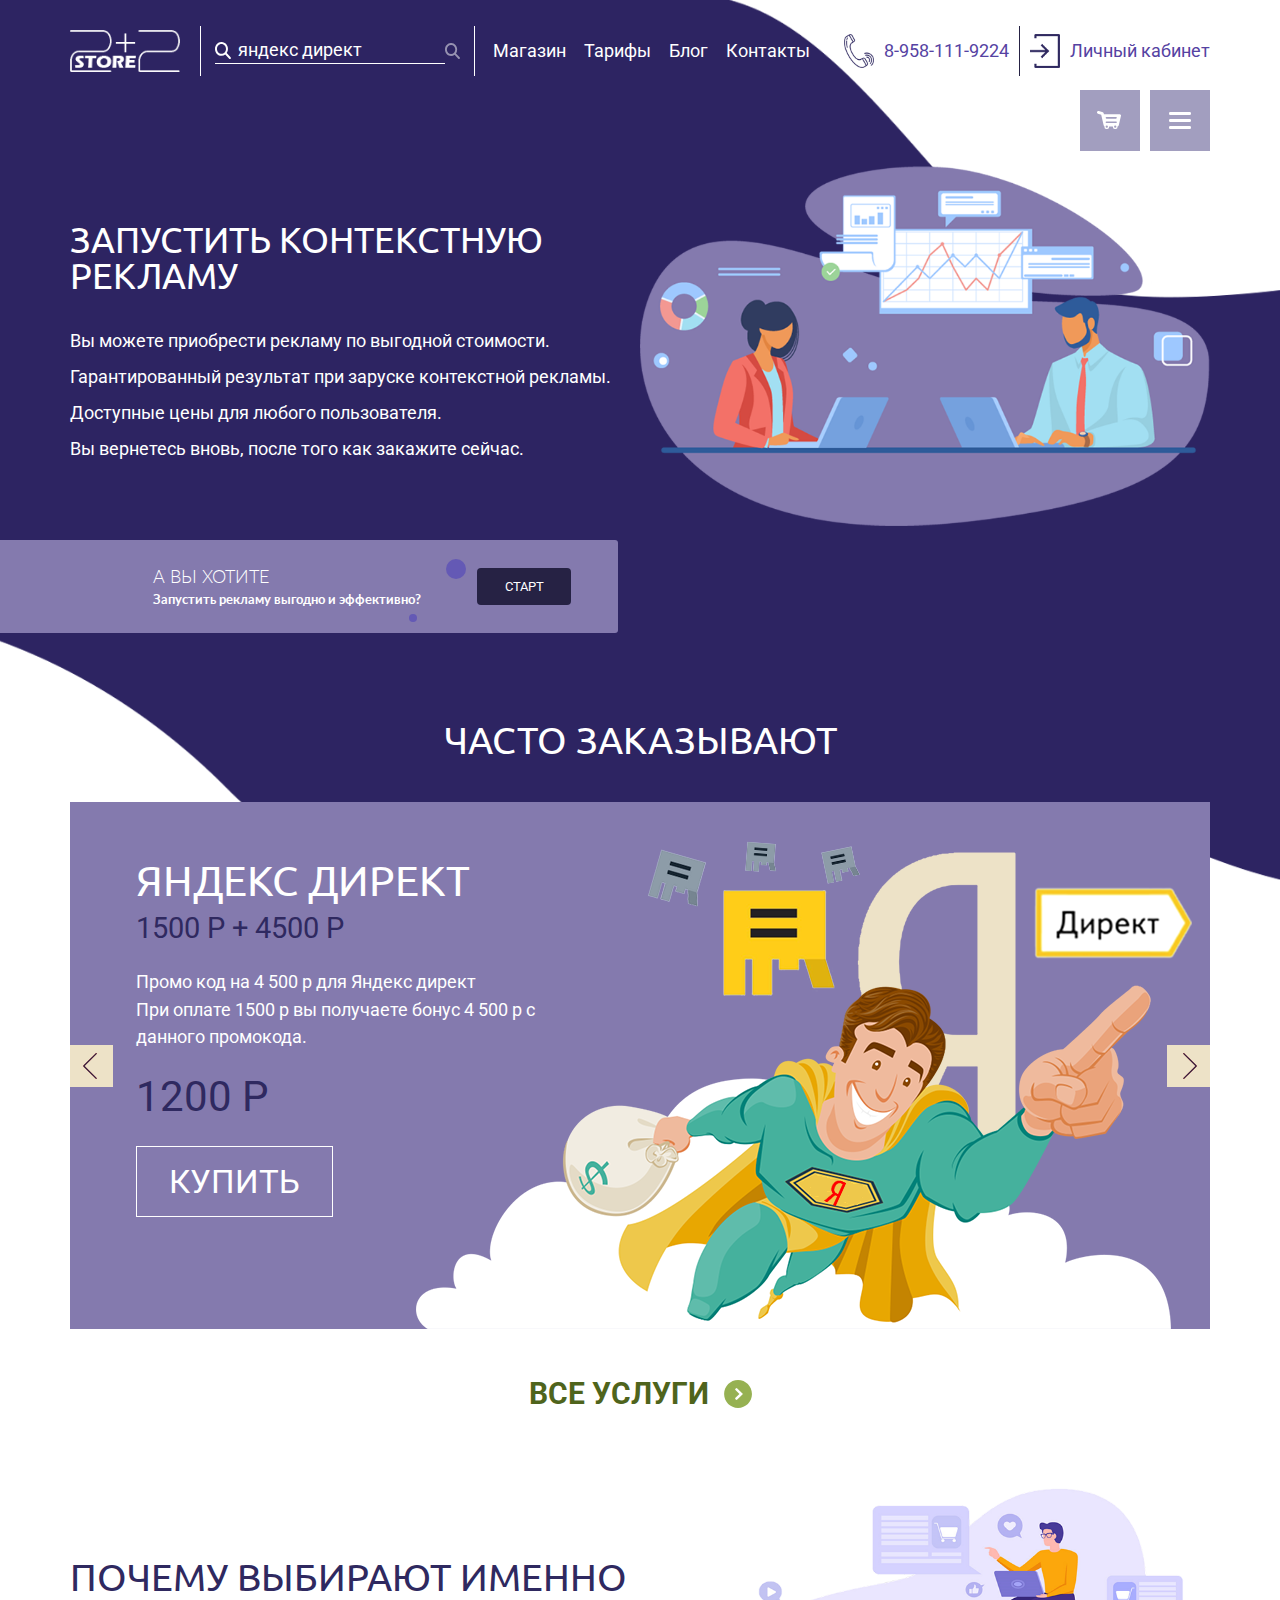
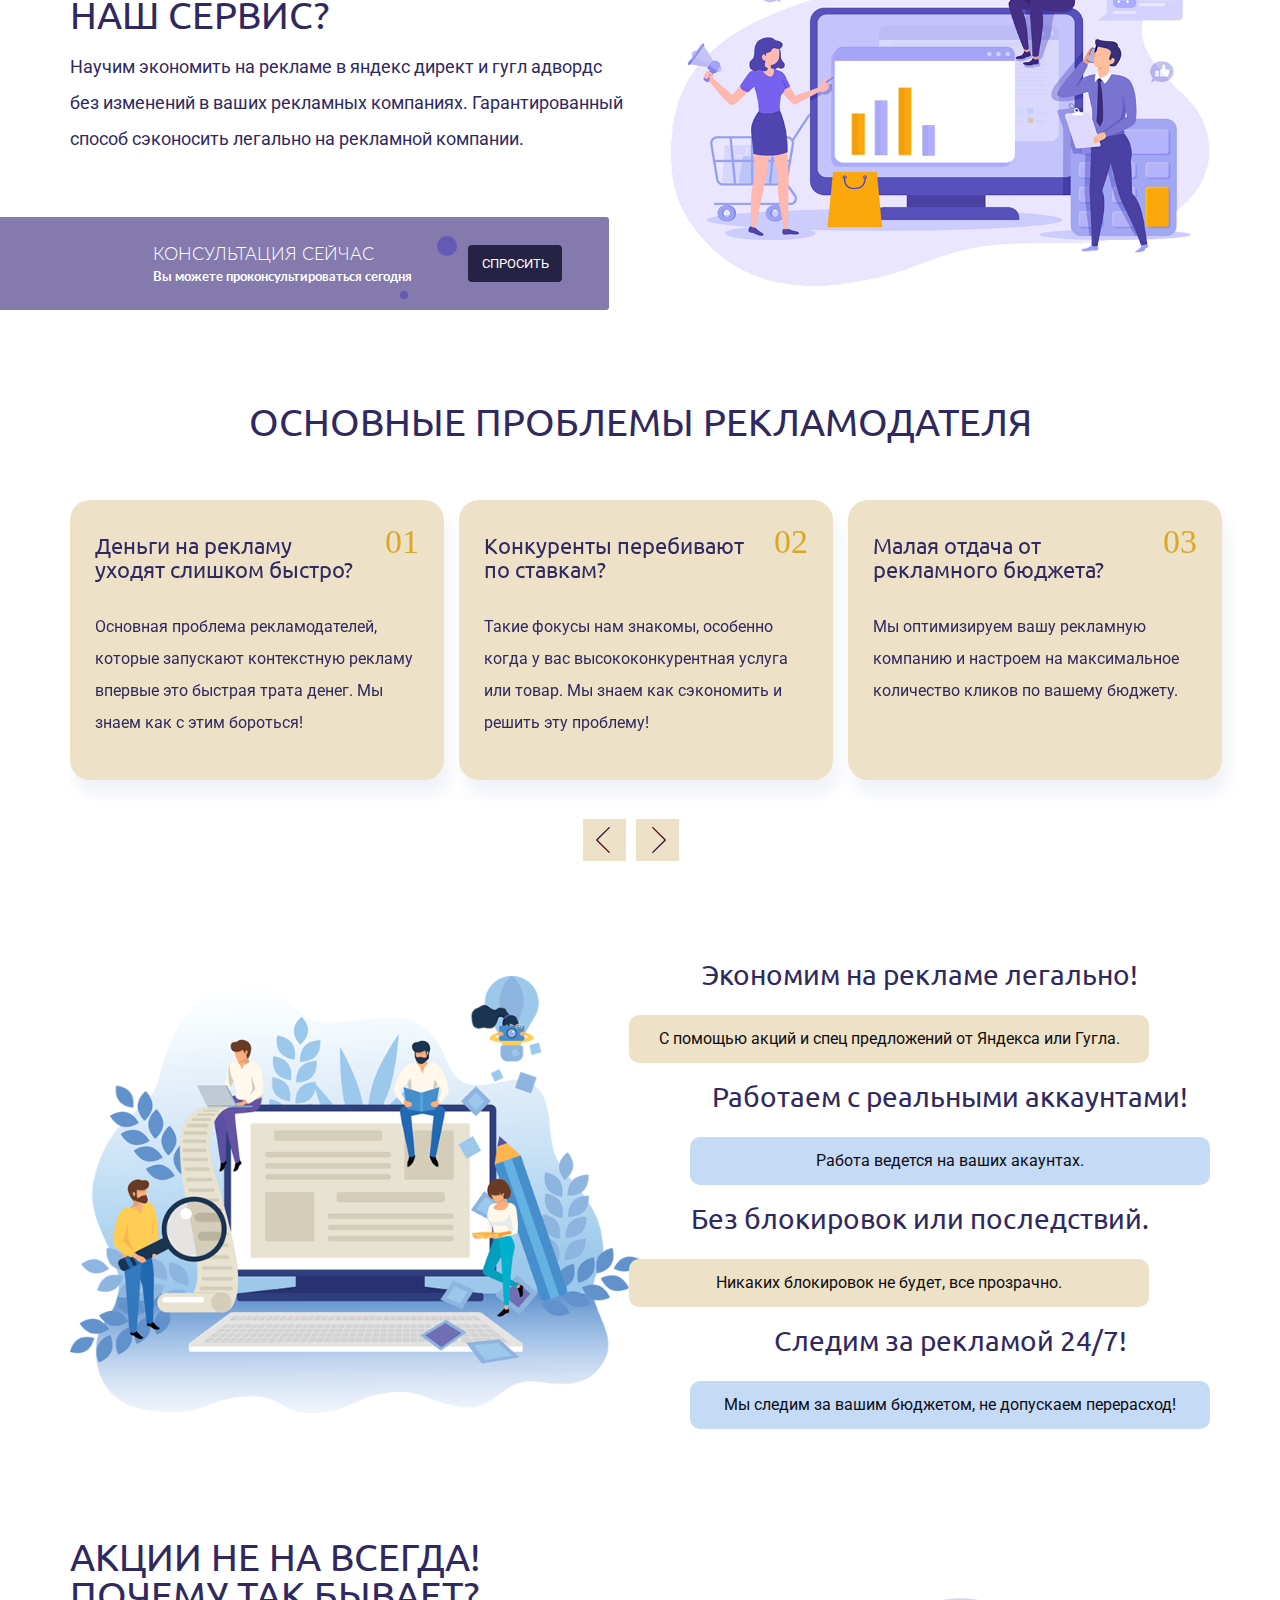
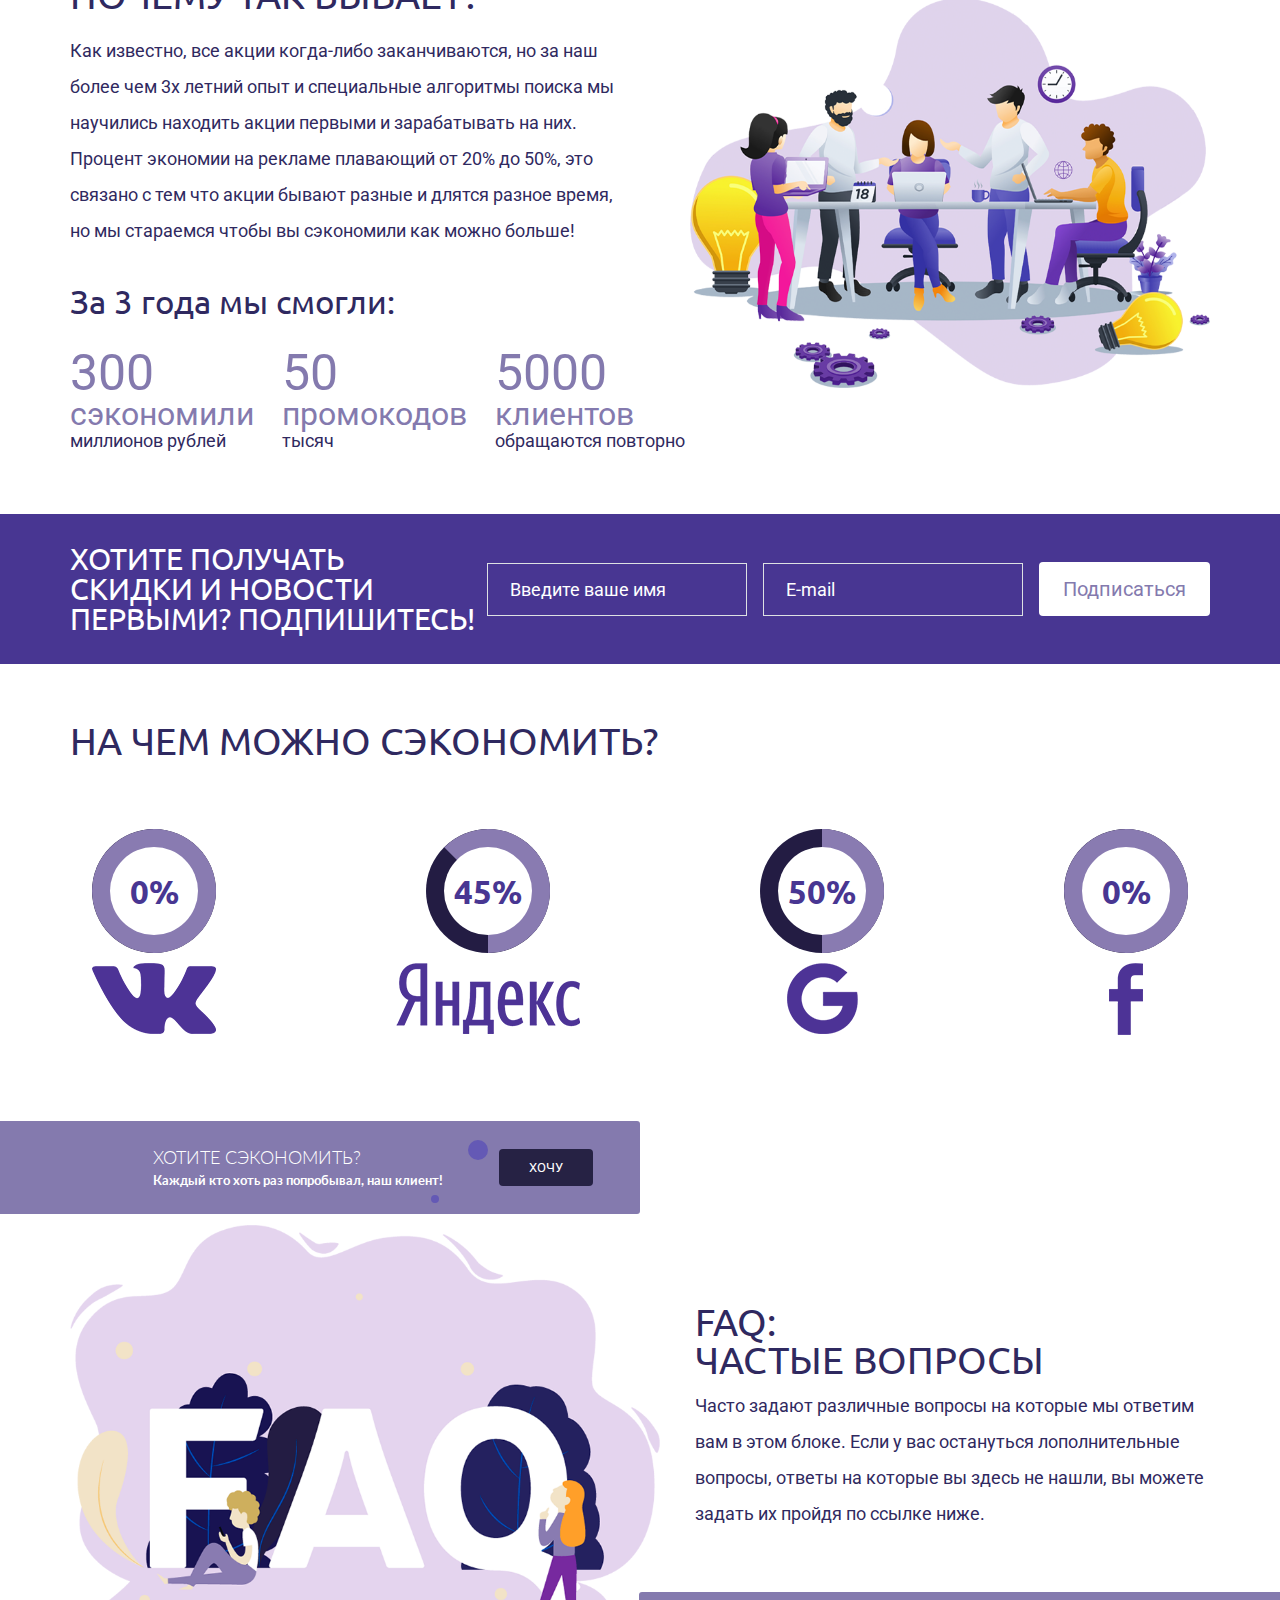
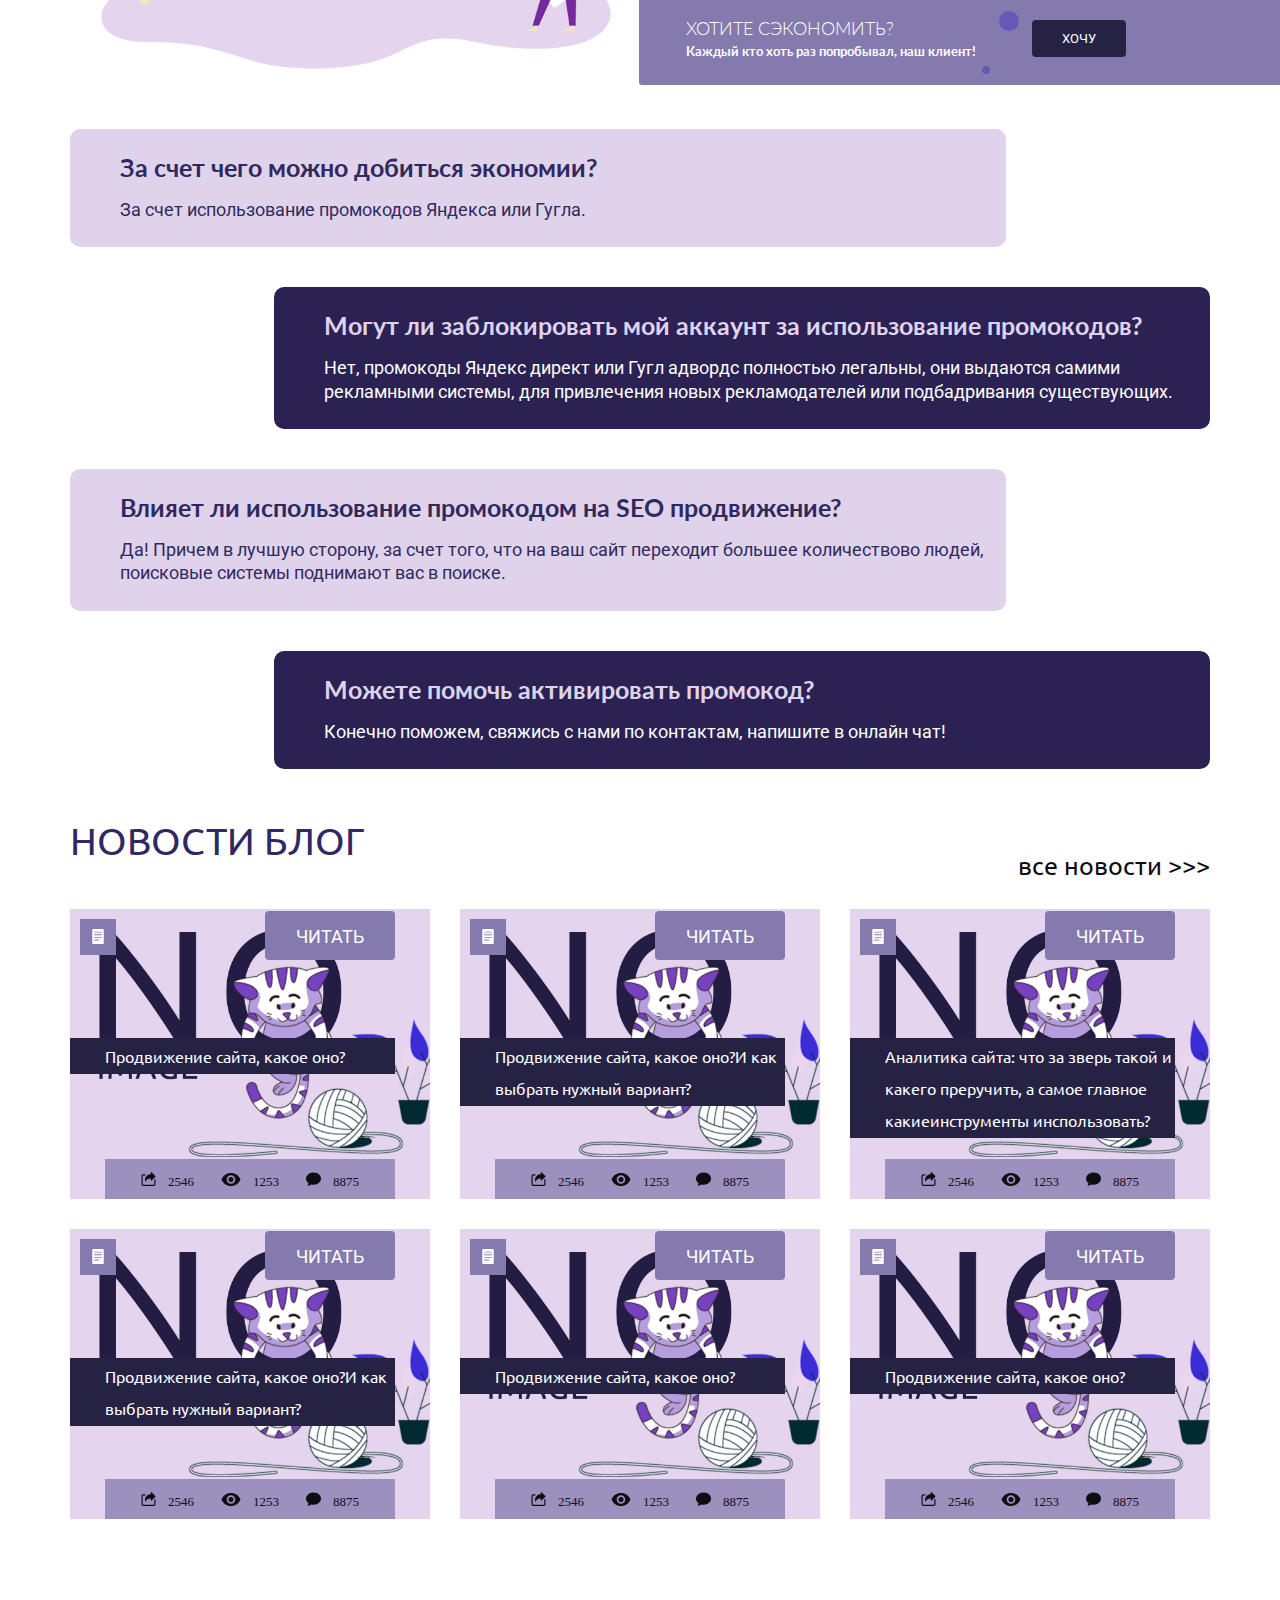
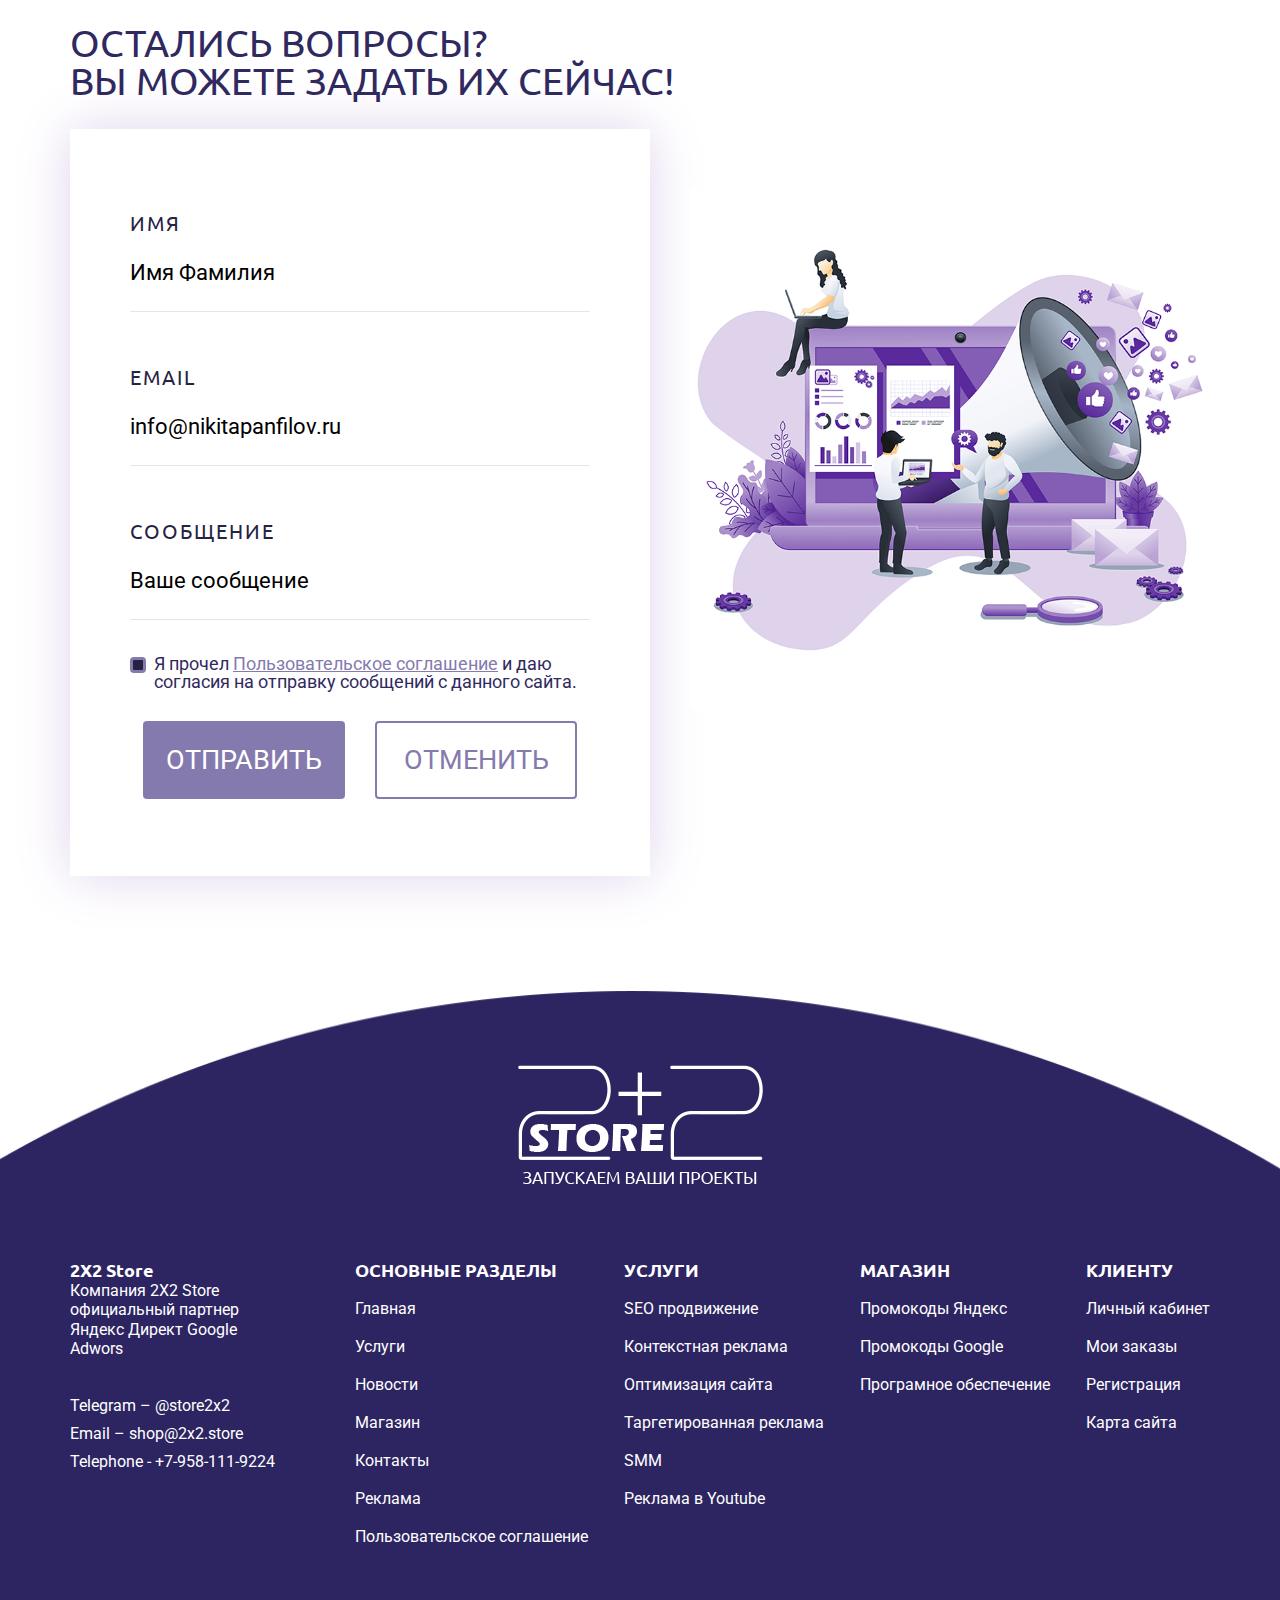
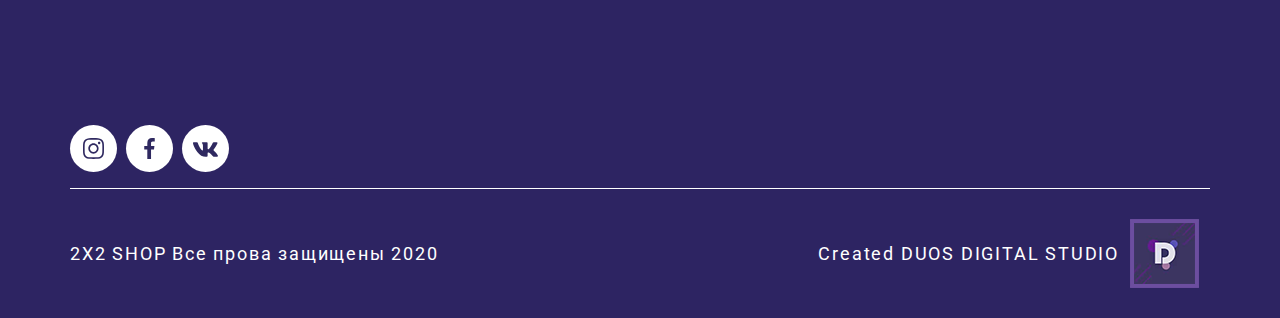
<file: index.html>
<!DOCTYPE html>
<html lang="ru">
<head>
	<meta charset="UTF-8">
	<meta name="viewport" content="width=device-width, initial-scale=1, shrink-to-fit=no">
	<meta http-equiv="X-UA-Compatible" content="ie=edge">
	<meta name="description" content="">
	<title>2+2 Store - Главная страница</title>
	<!-- Favicon connect start -->
	<link rel="shortcut icon" href="img/favicon/favicon.ico" type="image/x-icon">
	<!-- Favicon connect end -->
	<link href="https://fonts.googleapis.com/css2?family=Lato:wght@300;700&family=Roboto&family=Ubuntu:wght@400;700&display=swap" rel="stylesheet">
	<link rel="stylesheet" href="css/style.min.css">
</head>
<body>
	<!-- Header start -->
	<header class="header">
		<div class="container-min">
			<div class="header__top">
				<div class="header__left">
					<div class="header__logo">
						<a href="index.html" class="header__logo-link">
							<img src="img/logo-header.png" alt="2+2 Store" class="header__logo-pic">
						</a>
					</div>
					<div class="header__search">
						 <input type="text" class="search__field" placeholder="яндекс директ">
						 <a href="#!" class="search-btn">
						 	<img src="img/svg/search-icon.svg" alt="search-btn" class="search-pic">
						 </a>
					</div>
					<nav class="header__nav">
						<ul class="header__list">
							<li class="header__item">
								<a href="catalog.html" class="header__link">Магазин</a>
							</li>
							<li class="header__item">
								<a href="#!" class="header__link">Тарифы</a>
							</li>
							<li class="header__item">
								<a href="news.html" class="header__link">Блог</a>
							</li>
							<li class="header__item">
								<a href="contacts.html" class="header__link">Контакты</a>
							</li>
						</ul>
					</nav>
				</div>
				<div class="header__top-right">
					<div class="header__user header__top-phone">
						<img src="img/phone-icon-white.png" alt="phone-icon" class="header__phone-icon-white">
						<img src="img/phone-icon.png" alt="phone-icon" class="header__phone-icon">
						<a href="tel:89581119224" class="header__user-link">8-958-111-9224</a>
					</div>
					<div class="header__user js-modal-login">
						<img src="img/lk-icon-white.png" alt="cabinet" class="header__cabinet-icon-white">
						<img src="img/lk-icon.png" alt="cabinet" class="header__cabinet-icon">
						<a href="#!" class="header__user-link">Личный кабинет</a>
					</div>
				</div>
			</div>
			<div class="header__option">
				<div class="header__option-wrapper">
					<div class="header__option-wrapp-left">
						<div class="header__option-item option--active option-search__btn">
							<img src="img/svg/search-icon.svg" alt="search" class="header__option-search">
							<div class="modal__overlay-search"></div>
						</div>
						<!-- Modal windows Search start -->
						<div class="modal-search">
							<input type="text" class="modal-search__field" placeholder="яндекс директ">
						 	<a href="#!" class="search-btn">
						 		<img src="img/svg/search-icon.svg" alt="search-btn" class="search-pic">
						 	</a>
						</div>
						<!-- Modal windows Search end -->	
					</div>
					<div class="header__option-wrapp">
						<div class="header__option-item option--active option-cart__btn">
							<img src="img/svg/cart-icon.svg" alt="cart" class="header__option-cart">
							<!-- Modal windows Cart start -->
							<div class="modal-cart">
								<h2 class="modal-cart__title section__title">
									ВАША КОРЗИНА
								</h2>
								<p class="modal-cart__subtitle">СПИСОК ТОВАРОВ</p>
								<ul class="modal-cart__list">
									<li class="modal-cart__item">
										<div class="modal-cart__prod-wrapp">
											<p class="modal-cart__prod-name">Промокод Яндекс.Директ 2000+4000</p>
											<svg xmlns="http://www.w3.org/2000/svg" xmlns:xlink="http://www.w3.org/1999/xlink" version="1.1" id="Capa_1" x="0px" y="0px" viewBox="0 0 512 512" class="modal-cart__prod-delet"><g><g>
													<g><path d="M436,60h-90V45c0-24.813-20.187-45-45-45h-90c-24.813,0-45,20.187-45,45v15H76c-24.813,0-45,20.187-45,45v30    c0,8.284,6.716,15,15,15h16.183L88.57,470.945c0.003,0.043,0.007,0.086,0.011,0.129C90.703,494.406,109.97,512,133.396,512    h245.207c23.427,0,42.693-17.594,44.815-40.926c0.004-0.043,0.008-0.086,0.011-0.129L449.817,150H466c8.284,0,15-6.716,15-15v-30    C481,80.187,460.813,60,436,60z M196,45c0-8.271,6.729-15,15-15h90c8.271,0,15,6.729,15,15v15H196V45z M393.537,468.408    c-0.729,7.753-7.142,13.592-14.934,13.592H133.396c-7.792,0-14.204-5.839-14.934-13.592L92.284,150h327.432L393.537,468.408z     M451,120h-15H76H61v-15c0-8.271,6.729-15,15-15h105h150h105c8.271,0,15,6.729,15,15V120z" data-original="#000000" class="active-path" data-old_color="#000000"/></g>
												</g><g>
													<g><path d="M256,180c-8.284,0-15,6.716-15,15v212c0,8.284,6.716,15,15,15s15-6.716,15-15V195C271,186.716,264.284,180,256,180z" data-original="#000000" class="active-path" data-old_color="#000000"/></g>
												</g><g>
													<g><path d="M346,180c-8.284,0-15,6.716-15,15v212c0,8.284,6.716,15,15,15s15-6.716,15-15V195C361,186.716,354.284,180,346,180z" data-original="#000000" class="active-path" data-old_color="#000000"/></g>
												</g><g>
													<g><path d="M166,180c-8.284,0-15,6.716-15,15v212c0,8.284,6.716,15,15,15s15-6.716,15-15V195C181,186.716,174.284,180,166,180z" data-original="#000000" class="active-path" data-old_color="#000000"/></g>
												</g></g>
											</svg>
										</div>
										<div class="modal-cart__divider-line"></div>
										<span class="modal-cart__prod-price">1 500 РУБ</span>
									</li>
									<li class="modal-cart__item">
										<div class="modal-cart__prod-wrapp">
											<p class="modal-cart__prod-name">Промокод Яндекс.Директ 2000+4000</p>
											<svg xmlns="http://www.w3.org/2000/svg" xmlns:xlink="http://www.w3.org/1999/xlink" version="1.1" id="Capa_1" x="0px" y="0px" viewBox="0 0 512 512" class="modal-cart__prod-delet"><g><g>
													<g><path d="M436,60h-90V45c0-24.813-20.187-45-45-45h-90c-24.813,0-45,20.187-45,45v15H76c-24.813,0-45,20.187-45,45v30    c0,8.284,6.716,15,15,15h16.183L88.57,470.945c0.003,0.043,0.007,0.086,0.011,0.129C90.703,494.406,109.97,512,133.396,512    h245.207c23.427,0,42.693-17.594,44.815-40.926c0.004-0.043,0.008-0.086,0.011-0.129L449.817,150H466c8.284,0,15-6.716,15-15v-30    C481,80.187,460.813,60,436,60z M196,45c0-8.271,6.729-15,15-15h90c8.271,0,15,6.729,15,15v15H196V45z M393.537,468.408    c-0.729,7.753-7.142,13.592-14.934,13.592H133.396c-7.792,0-14.204-5.839-14.934-13.592L92.284,150h327.432L393.537,468.408z     M451,120h-15H76H61v-15c0-8.271,6.729-15,15-15h105h150h105c8.271,0,15,6.729,15,15V120z" data-original="#000000" class="active-path" data-old_color="#000000"/></g>
												</g><g>
													<g><path d="M256,180c-8.284,0-15,6.716-15,15v212c0,8.284,6.716,15,15,15s15-6.716,15-15V195C271,186.716,264.284,180,256,180z" data-original="#000000" class="active-path" data-old_color="#000000"/></g>
												</g><g>
													<g><path d="M346,180c-8.284,0-15,6.716-15,15v212c0,8.284,6.716,15,15,15s15-6.716,15-15V195C361,186.716,354.284,180,346,180z" data-original="#000000" class="active-path" data-old_color="#000000"/></g>
												</g><g>
													<g><path d="M166,180c-8.284,0-15,6.716-15,15v212c0,8.284,6.716,15,15,15s15-6.716,15-15V195C181,186.716,174.284,180,166,180z" data-original="#000000" class="active-path" data-old_color="#000000"/></g>
												</g></g>
											</svg>
										</div>
										<div class="modal-cart__divider-line"></div>
										<span class="modal-cart__prod-price">1 500 РУБ</span>
									</li>
									<li class="modal-cart__item">
										<div class="modal-cart__prod-wrapp">
											<p class="modal-cart__prod-name">Промокод Яндекс.Директ 2000+4000</p>
											<svg xmlns="http://www.w3.org/2000/svg" xmlns:xlink="http://www.w3.org/1999/xlink" version="1.1" id="Capa_1" x="0px" y="0px" viewBox="0 0 512 512" class="modal-cart__prod-delet"><g><g>
												<g><path d="M436,60h-90V45c0-24.813-20.187-45-45-45h-90c-24.813,0-45,20.187-45,45v15H76c-24.813,0-45,20.187-45,45v30    c0,8.284,6.716,15,15,15h16.183L88.57,470.945c0.003,0.043,0.007,0.086,0.011,0.129C90.703,494.406,109.97,512,133.396,512    h245.207c23.427,0,42.693-17.594,44.815-40.926c0.004-0.043,0.008-0.086,0.011-0.129L449.817,150H466c8.284,0,15-6.716,15-15v-30    C481,80.187,460.813,60,436,60z M196,45c0-8.271,6.729-15,15-15h90c8.271,0,15,6.729,15,15v15H196V45z M393.537,468.408    c-0.729,7.753-7.142,13.592-14.934,13.592H133.396c-7.792,0-14.204-5.839-14.934-13.592L92.284,150h327.432L393.537,468.408z     M451,120h-15H76H61v-15c0-8.271,6.729-15,15-15h105h150h105c8.271,0,15,6.729,15,15V120z" data-original="#000000" class="active-path" data-old_color="#000000"/></g>
												</g><g>
													<g><path d="M256,180c-8.284,0-15,6.716-15,15v212c0,8.284,6.716,15,15,15s15-6.716,15-15V195C271,186.716,264.284,180,256,180z" data-original="#000000" class="active-path" data-old_color="#000000"/></g>
												</g><g>
													<g><path d="M346,180c-8.284,0-15,6.716-15,15v212c0,8.284,6.716,15,15,15s15-6.716,15-15V195C361,186.716,354.284,180,346,180z" data-original="#000000" class="active-path" data-old_color="#000000"/></g>
												</g><g>
													<g><path d="M166,180c-8.284,0-15,6.716-15,15v212c0,8.284,6.716,15,15,15s15-6.716,15-15V195C181,186.716,174.284,180,166,180z" data-original="#000000" class="active-path" data-old_color="#000000"/></g>
												</g></g>
											</svg>
										</div>
										<div class="modal-cart__divider-line"></div>
										<span class="modal-cart__prod-price">1 500 РУБ</span>
									</li>
								</ul>
								<p class="modal-cart__prod-total">ИТОГ: <span class="modal-cart__total-value">4 500</span> РУБ</p>
								<div class="modal-cart__btn-wrapp">
									<a href="#!" class="modal-cart__btn cart__btn-close">СКРЫТЬ</a>
									<a href="cart.html" class="modal-cart__btn">ОФОРМИТЬ</a>
								</div>
							</div>
							<div class="modal__overlay"></div>
							<!-- Modal windows Cart end -->
						</div>
						<div class="header__option-item option--active option-burger__btn">
							<img src="img/svg/burger-icon.svg" alt="burger" class="header__option-burger">	
							<!-- Modal windows Burger start -->
							<div class="modal-burger">
								<h4 class="burger__title">МЕНЮ</h4>
								<ul class="burger__list">
									<li class="burger__item">
										<a href="user-account.html" class="burger__link">Обо мне</a>
									</li>
									<li class="burger__item">
										<a class="burger__link">Блог</a>
									</li>
									<li class="burger__item">
										<a class="burger__link">Тарифы</a>
									</li>
									<li class="burger__item burger__item-shop">
										<div class="burger__item-wrapp">
											<a href="#" class="burger__subtitle">Магазин</a>
											<img src="img/arrow-burger-shop.png" alt="arrow" class="burger__arrow-pic">
										</div>
										<ul class="burger__sub-list">
											<li class="burger__item">
												<a class="burger__link burger__link-shop">Промокоды Яндекс Дерект</a>
											</li>
											<li class="burger__item">
												<a class="burger__link burger__link-shop">Промокоды Google</a>
											</li>
											<li class="burger__item">
												<a class="burger__link burger__link-shop">Программное обеспечение</a>
											</li>
											<li class="burger__item">
												<a class="burger__link burger__link-shop">Игры</a>
											</li>
										</ul>
									</li>
									<li class="burger__item">
										<a class="burger__link">Мои заказы</a>
									</li>
									<li class="burger__item">
										<a class="burger__link">Контакты</a>
									</li>
									<li class="burger__item">
										<a class="burger__link">Выйти</a>
									</li>
								</ul>
								<div class="modal-burger__divider-line"></div>
								<ul class="burger__list-contact">
									<li class="burger__item-contact">
										<img src="img/svg/phone-icon.svg" alt="phone" class="burger__contact-pic">
										<a href="tel:+79581119224" class="burger-contact__link">+7-958-111-9224</a>
									</li>
									<li class="burger__item-contact">
										<img src="img/svg/mail-icon.svg" alt="mail" class="burger__contact-pic">
										<a href="mailto:shop@2x2.store" class="burger-contact__link">shop@2x2.store</a>
									</li>
									<li class="burger__item-contact">
										<img src="img/svg/telegram-icon.svg" alt="telegram" class="burger__contact-pic">
										<a href="tg://resolve?domain=@store2x2" class="burger-contact__link">@store2x2</a>
									</li>
								</ul>
							</div>
							<div class="modal__overlay"></div>
							<!-- Modal windows Burger end -->
						</div>
					</div>
				</div>
			</div>
			<div class="header__offer">
				<div class="header__content">
					<h1 class="header__title">ЗАПУСТИТЬ КОНТЕКСТНУЮ РЕКЛАМУ</h1>
					<p class="header__desc">
						Вы можете приобрести рекламу по выгодной стоимости.<br>
						Гарантированный результат при заруске контекстной рекламы.<br>
						Доступные цены для любого пользователя.<br>
						Вы вернетесь вновь, после того как закажите сейчас.<br>
					</p>
					<div class="card-quest">
						<div class="card-quest__content">
							<div class="card-quest__text">
								<p class="card-quest__title">А ВЫ ХОТИТЕ</p>
								<p class="card-quest__desc">Запустить рекламу выгодно и эффективно?</p>
							</div>
							<a href="#!" class="card-quest__btn">СТАРТ</a>
						</div>
					</div>
				</div>
				<div class="header__picture">
					<img src="img/header-pic.png" alt="Illustration main" class="header__picture-pic">
				</div>
			</div>
		</div>
	</header>
	<!-- Header end -->

	<!-- Hits start -->
	<section class="hits">
		<div class="container-min">
			<h2 class="hits__title section__title">ЧАСТО ЗАКАЗЫВАЮТ</h2>
			<div class="hits__content">
				<div class="box-slider">
					<div class="slider-item">
						<h3 class="slider-info__title">ЯНДЕКС ДИРЕКТ</h3>
						<p class="slider-info__range">1500 Р + 4500 Р</p>
						<p class="slider-info__desc">
							Промо код на 4 500 р для Яндекс директ <br>
							При оплате 1500 р вы получаете бонус 4 500 р с данного промокода.
						</p>
						<p class="slider-info__price">1200 Р</p>
						<a href="#!" class="slider-info__btn">КУПИТЬ</a>
					</div>
					<div class="slider-item">
						<h3 class="slider-info__title">ЯНДЕКС ДИРЕКТ</h3>
						<p class="slider-info__range">1500 Р + 4500 Р</p>
						<p class="slider-info__desc">
							Промо код на 4 500 р для Яндекс директ <br>
							При оплате 1500 р вы получаете бонус 4 500 р с данного промокода.
						</p>
						<p class="slider-info__price">1200 Р</p>
						<a href="#!" class="slider-info__btn">КУПИТЬ</a>
					</div>
					<div class="slider-item">
						<h3 class="slider-info__title">ЯНДЕКС ДИРЕКТ</h3>
						<p class="slider-info__range">1500 Р + 4500 Р</p>
						<p class="slider-info__desc">
							Промо код на 4 500 р для Яндекс директ <br>
							При оплате 1500 р вы получаете бонус 4 500 р с данного промокода.
						</p>
						<p class="slider-info__price">1200 Р</p>
						<a href="#!" class="slider-info__btn">КУПИТЬ</a>
					</div>
				</div>
				<div class="box__btn">
					<a href="#!" class="box__btn-link">
						<p class="box__button-text">ВСЕ УСЛУГИ</p>
						<img src="img/svg/arrow-hits-icon.svg" alt="link" class="box__btn-pic">
					</a>
				</div>
			</div>
		</div>
	</section>
	<!-- Hits end -->

	<!-- Study start -->
	<section class="study">
		<div class="container">
			<div class="study__wrapp">
				<div class="study__text">
					<h2 class="study__title section__title">
						ПОЧЕМУ ВЫБИРАЮТ ИМЕННО НАШ СЕРВИС?
					</h2>
					<div class="study__desc">
						Научим экономить на рекламе в яндекс директ и гугл адвордс без изменений в ваших рекламных компаниях. Гарантированный способ сэконосить легально на рекламной компании.
					</div>
					<div class="card-quest">
						<div class="card-quest__content">
							<div class="card-quest__text">
								<p class="card-quest__title">КОНСУЛЬТАЦИЯ СЕЙЧАС</p>
								<p class="card-quest__desc">Вы можете проконсультироваться сегодня</p>
							</div>
							<a href="#!" class="card-quest__btn">СПРОСИТЬ</a>
						</div>
					</div>
				</div>
				<div class="study__picture">
					<img src="img/study-pic.png" alt="Study illustration" class="study__pucture-pic">
				</div>
			</div>
		</div>
	</section>
	<!-- Study end -->

	<!-- Problems start -->
	<section class="problems">
		<div class="container">
			<h2 class="problems__title section__title">ОСНОВНЫЕ ПРОБЛЕМЫ РЕКЛАМОДАТЕЛЯ</h2>
			<div class="problems-slider">
				<div class="problem-item">
					<p class="problem__number">01</p>
					<h3 class="problem__subtitle">Деньги на рекламу уходят слишком быстро?</h3>
					<p class="problem__desc">
						Основная проблема рекламодателей, которые запускают контекстную рекламу впервые это быстрая трата денег. Мы знаем как с этим бороться!
					</p>
				</div>
				<div class="problem-item">
					<p class="problem__number">02</p>
					<h3 class="problem__subtitle">Конкуренты перебивают по ставкам?</h3>
					<p class="problem__desc">
						Такие фокусы нам знакомы, особенно когда у вас высококонкурентная услуга или товар. Мы знаем как сэкономить и решить эту проблему!
					</p>
				</div>
				<div class="problem-item">
					<p class="problem__number">03</p>
					<h3 class="problem__subtitle">Малая отдача от рекламного бюджета?</h3>
					<p class="problem__desc">
						Мы оптимизируем вашу рекламную компанию и настроем на максимальное количество кликов по вашему бюджету.
					</p>
				</div>
				<div class="problem-item">
					<p class="problem__number">04</p>
					<h3 class="problem__subtitle">Деньги на рекламу уходят слишком быстро?</h3>
					<p class="problem__desc">
						Основная проблема рекламодателей, которые запускают контекстную рекламу впервые это быстрая трата денег. Мы знаем как с этим бороться!
					</p>
				</div>
				<div class="problem-item">
					<p class="problem__number">05</p>
					<h3 class="problem__subtitle">Деньги на рекламу уходят слишком быстро?</h3>
					<p class="problem__desc">
						Основная проблема рекламодателей, которые запускают контекстную рекламу впервые это быстрая трата денег. Мы знаем как с этим бороться!
					</p>
				</div>
			</div>
		</div>
	</section>
	<!-- Problems end -->
	
	<!-- Advantages start -->
	<section class="advantages">
		<div class="container-min">
			<div class="advantages__wrapp">
				<div class="advantages__picture">
					<img src="img/advantages-pic.png" alt="Advantages illustration" class="advantages__pucture-pic">
				</div>
				<div class="advantages__text">
					<ul class="advantages__list">
						<li class="advant__item">
							<h3 class="advant__subtitle">Экономим на рекламе легально!</h3>
							<div class="advant__card">
								<p class="advant__desc">
									С помощью акций и спец предложений от Яндекса или Гугла.
								</p>
							</div>
						</li>
						<li class="advant__item">
							<h3 class="advant__subtitle">Работаем с реальными аккаунтами!</h3>
							<div class="advant__card advant__card--blue">
								<p class="advant__desc">
									Работа ведется на ваших акаунтах.
								</p>
							</div>
						</li>
						<li class="advant__item">
							<h3 class="advant__subtitle">Без блокировок или последствий.</h3>
							<div class="advant__card">
								<p class="advant__desc">
									Никаких блокировок не будет, все прозрачно.
								</p>
							</div>
						</li>
						<li class="advant__item">
							<h3 class="advant__subtitle">Следим за рекламой 24/7!</h3>
							<div class="advant__card advant__card--blue">
								<p class="advant__desc">
									Мы следим за вашим бюджетом, не допускаем перерасход!
								</p>
							</div>
						</li>
					</ul>
				</div>
			</div>
		</div>
	</section>
	<!-- Advantages end -->

	<!-- Statistics start -->
	<section class="statistics">
		<div class="container-min">
			<div class="statistics__wrapp">
				<div class="stat__content">
					<div class="stat__text">
						<h2 class="stat__title section__title">АКЦИИ НЕ НА ВСЕГДА!<br>ПОЧЕМУ ТАК БЫВАЕТ?</h2>
						<p class="stat__desc">
							Как известно, все акции когда-либо заканчиваются, но за наш более чем 3х летний опыт и специальные алгоритмы поиска мы научились находить акции первыми и зарабатывать на них. Процент экономии на рекламе плавающий от 20% до 50%, это связано с тем что акции бывают разные и длятся разное время, но мы стараемся чтобы вы сэкономили как можно больше!
						</p>
					</div>
					<div class="stat__result">
						<h3 class="result__subtitle">За 3 года мы смогли:</h3>
						<ul class="rezult__list">
							<li class="rezult__item">
								<p class="rezult__number">300</p>
								<p class="rezult__name">сэкономили</p>
								<p class="rezult__desc">миллионов рублей</p>
							</li>
							<li class="rezult__item">
								<p class="rezult__number">50</p>
								<p class="rezult__name">промокодов</p>
								<p class="rezult__desc">тысяч</p>
							</li>
							<li class="rezult__item">
								<p class="rezult__number">5000</p>
								<p class="rezult__name">клиентов</p>
								<p class="rezult__desc">обращаются повторно</p>
							</li>
						</ul>
					</div>
				</div>
				<div class="statistics__picture">
					<img src="img/statistics-pic.png" alt="Statistics illustration" class="statistics__pucture-pic">
				</div>
			</div>
		</div>
	</section>
	<!-- Statistics end -->

	<!-- Newsletter start -->
	<section class="newsletter">
		<div class="container-min">
			<div class="newsletter__wrapp">
				<h2 class="newsletter__title">
					ХОТИТЕ ПОЛУЧАТЬ<br>СКИДКИ И НОВОСТИ ПЕРВЫМИ? ПОДПИШИТЕСЬ!
				</h2>
				<form class="newsletter-form">
					<input type="text" name="Имя" placeholder="Введите ваше имя" required class="newsletter-form__field">
					<input type="email" name="Телефон" placeholder="E-mail" required class="newsletter-form__field">
					<button type="submit" class="newsletter-form__submit">Подписаться</button>
				</form>
			</div> 
		</div>
	</section>
	<!-- Newsletter end -->

	<!-- Indicators start -->
	<section class="indicators">
		<div class="container-min">
			<h2 class="indicators__title section__title">НА ЧЕМ МОЖНО СЭКОНОМИТЬ?</h2>
			<ul class="indicators__list">
				<li class="indicator__item">
					<div class="indicator__box indicator__box--null">
						<div class="indicator__box-inner">
    						<span class="indicator__number">0%</span>
  						</div>
  					</div>
  					<div class="indicator__logo">
  						<img src="img/stat-vk-icon.png" alt="VKontakte" class="indicator__logo-pic">
  					</div>
				</li>
				<li class="indicator__item">
					<div class="indicator__box indicator__box--angle">
						<div class="indicator__box-inner">
    						<span class="indicator__number">45%</span>
  						</div>
  					</div>
  					<div class="indicator__logo">
  						<img src="img/stat-yand-icon.png" alt="Yandex" class="indicator__logo-pic">
  					</div>
				</li>
				<li class="indicator__item">
					<div class="indicator__box">
						<div class="indicator__box-inner">
    						<span class="indicator__number">50%</span>
  						</div>
  					</div>
  					<div class="indicator__logo">
  						<img src="img/stat-google-icon.png" alt="Google" class="indicator__logo-pic">
  					</div>
				</li>
				<li class="indicator__item">
					<div class="indicator__box indicator__box--null">
						<div class="indicator__box-inner">
    						<span class="indicator__number">0%</span>
  						</div>
  					</div>
  					<div class="indicator__logo">
  						<img src="img/stat-fb-icon.png" alt="Facebook" class="indicator__logo-pic">
  					</div>
				</li>
			</ul>
			<div class="card-quest">
				<div class="card-quest__content">
					<div class="card-quest__text">
						<p class="card-quest__title">ХОТИТЕ СЭКОНОМИТЬ?</p>
						<p class="card-quest__desc">Каждый кто хоть раз попробывал, наш клиент!</p>
					</div>
					<a href="#!" class="card-quest__btn">ХОЧУ</a>
				</div>
			</div>
		</div>
	</section>
	<!-- Indicators end -->

	<!-- FAQ start -->
	<section class="faq">
		<div class="container">
			<div class="faq__wrapp">
				<div class="faq__picture">
					<img src="img/faq-pic.png" alt="Statistics illustration" class="faq__pucture-pic">
				</div>
				<div class="faq__content">
					<div class="faq__text">
						<h2 class="faq__title section__title">FAQ:<br> ЧАСТЫЕ ВОПРОСЫ</h2>
						<p class="faq__desc">
							Часто задают различные вопросы на которые мы ответим вам в этом блоке. Если у вас остануться лополнительные вопросы, ответы на которые вы здесь не нашли, вы можете задать их пройдя по ссылке ниже.
						</p>
					</div>
					<div class="card-quest--right">
						<div class="card-quest__content card-quest__content--right">
							<div class="card-quest__text">
								<p class="card-quest__title">ХОТИТЕ СЭКОНОМИТЬ?</p>
								<p class="card-quest__desc">Каждый кто хоть раз попробывал, наш клиент!</p>
							</div>
							<a href="#!" class="card-quest__btn">ХОЧУ</a>
						</div>
					</div>
				</div>
			</div>
			<ul class="faq__cards">
				<li class="faq__list">
					<p class="faq-card__subtitle">За счет чего можно добиться экономии?</p>
					<p class="faq-card__desc">За счет использование промокодов Яндекса или Гугла.</p>
				</li>
				<li class="faq__list">
					<p class="faq-card__subtitle">Могут ли заблокировать мой аккаунт за использование промокодов?</p>
					<p class="faq-card__desc">Нет, промокоды Яндекс директ или Гугл адвордс полностью легальны, они выдаются самими рекламными системы, для привлечения новых рекламодателей или подбадривания существующих.</p>
				</li>
				<li class="faq__list">
					<p class="faq-card__subtitle">Влияет ли использование промокодом на SEO продвижение?</p>
					<p class="faq-card__desc">Да! Причем в лучшую сторону, за счет того, что на ваш сайт переходит большее количествово людей, поисковые системы поднимают вас в поиске.</p>
				</li>
				<li class="faq__list">
					<p class="faq-card__subtitle">Можете помочь активировать промокод?</p>
					<p class="faq-card__desc">Конечно поможем, свяжись с нами по контактам, напишите в онлайн чат!</p>
				</li>
			</ul>
		</div>
	</section>
	<!-- FAQ end -->

	<!-- News start -->
	<section class="news">
		<div class="container-min">
			<div class="news__top">
				<h2 class="news__title section__title">НОВОСТИ БЛОГ</h2>
				<a href="news.html" class="news__top-link">все новости >>></a>
			</div>
		</div>
		<div class="container">
			<ul class="news-cards">
				<li class="news-card">
					<div class="news-card__top-option">
						<div class="news-card__sign">
							<img src="img/svg/news-icon.svg" alt="News icon" class="news-card__sign-icon">
						</div>
						<a href="open-news.html" class="news-card__btn">ЧИТАТЬ</a>
					</div>
					<a href="#!" class="news-card__subtitle-link">
						<h4 class="news-card__subtitle">
							Продвижение сайта, какое оно?
						</h4>
					</a>
					<div class="news-card__stats">
						<div class="news-card__wrapp">
							<img src="img/svg/share-icon.svg" alt="share" class="news-card__share-icon">
							<span class="news-card__value">2546</span>
						</div>
						<div class="news-card__wrapp">
							<img src="img/svg/view-icon.svg" alt="view" class="news-card__view-icon">
							<span class="news-card__value">1253</span>
						</div>
						<div class="news-card__wrapp">
							<img src="img/svg/comment-icon.svg" alt="comment" class="news-card__share-icon">
							<span class="news-card__value">8875</span>
						</div>
					</div>
				</li>
				<li class="news-card">
					<div class="news-card__top-option">
						<div class="news-card__sign">
							<img src="img/svg/news-icon.svg" alt="News icon" class="news-card__sign-icon">
						</div>
						<a href="open-news.html" class="news-card__btn">ЧИТАТЬ</a>
					</div>
					<a href="#!" class="news-card__subtitle-link">
						<h4 class="news-card__subtitle">
							Продвижение сайта, какое оно?<br>И как выбрать нужный вариант?
						</h4>
					</a>
					<div class="news-card__stats">
						<div class="news-card__wrapp">
							<img src="img/svg/share-icon.svg" alt="share" class="news-card__share-icon">
							<span class="news-card__value">2546</span>
						</div>
						<div class="news-card__wrapp">
							<img src="img/svg/view-icon.svg" alt="view" class="news-card__view-icon">
							<span class="news-card__value">1253</span>
						</div>
						<div class="news-card__wrapp">
							<img src="img/svg/comment-icon.svg" alt="comment" class="news-card__share-icon">
							<span class="news-card__value">8875</span>
						</div>
					</div>
				</li>
				<li class="news-card">
					<div class="news-card__top-option">
						<div class="news-card__sign">
							<img src="img/svg/news-icon.svg" alt="News icon" class="news-card__sign-icon">
						</div>
						<a href="open-news.html" class="news-card__btn">ЧИТАТЬ</a>
					</div>
					<a href="#!" class="news-card__subtitle-link">
						<h4 class="news-card__subtitle">
							Аналитика сайта: что за зверь такой и как<br>его преручить, а самое главное какие<br>инструменты инспользовать?
						</h4>
					</a>
					<div class="news-card__stats">
						<div class="news-card__wrapp">
							<img src="img/svg/share-icon.svg" alt="share" class="news-card__share-icon">
							<span class="news-card__value">2546</span>
						</div>
						<div class="news-card__wrapp">
							<img src="img/svg/view-icon.svg" alt="view" class="news-card__view-icon">
							<span class="news-card__value">1253</span>
						</div>
						<div class="news-card__wrapp">
							<img src="img/svg/comment-icon.svg" alt="comment" class="news-card__share-icon">
							<span class="news-card__value">8875</span>
						</div>
					</div>
				</li>
				<li class="news-card">
					<div class="news-card__top-option">
						<div class="news-card__sign">
							<img src="img/svg/news-icon.svg" alt="News icon" class="news-card__sign-icon">
						</div>
						<a href="open-news.html" class="news-card__btn">ЧИТАТЬ</a>
					</div>
					<a href="#!" class="news-card__subtitle-link">
						<h4 class="news-card__subtitle">
							Продвижение сайта, какое оно?<br>И как выбрать нужный вариант?
						</h4>
					</a>
					<div class="news-card__stats">
						<div class="news-card__wrapp">
							<img src="img/svg/share-icon.svg" alt="share" class="news-card__share-icon">
							<span class="news-card__value">2546</span>
						</div>
						<div class="news-card__wrapp">
							<img src="img/svg/view-icon.svg" alt="view" class="news-card__view-icon">
							<span class="news-card__value">1253</span>
						</div>
						<div class="news-card__wrapp">
							<img src="img/svg/comment-icon.svg" alt="comment" class="news-card__share-icon">
							<span class="news-card__value">8875</span>
						</div>
					</div>
				</li>
				<li class="news-card">
					<div class="news-card__top-option">
						<div class="news-card__sign">
							<img src="img/svg/news-icon.svg" alt="News icon" class="news-card__sign-icon">
						</div>
						<a href="open-news.html" class="news-card__btn">ЧИТАТЬ</a>
					</div>
					<a href="#!" class="news-card__subtitle-link">
						<h4 class="news-card__subtitle">
							Продвижение сайта, какое оно?
						</h4>
					</a>
					<div class="news-card__stats">
						<div class="news-card__wrapp">
							<img src="img/svg/share-icon.svg" alt="share" class="news-card__share-icon">
							<span class="news-card__value">2546</span>
						</div>
						<div class="news-card__wrapp">
							<img src="img/svg/view-icon.svg" alt="view" class="news-card__view-icon">
							<span class="news-card__value">1253</span>
						</div>
						<div class="news-card__wrapp">
							<img src="img/svg/comment-icon.svg" alt="comment" class="news-card__share-icon">
							<span class="news-card__value">8875</span>
						</div>
					</div>
				</li>
				<li class="news-card">
					<div class="news-card__top-option">
						<div class="news-card__sign">
							<img src="img/svg/news-icon.svg" alt="News icon" class="news-card__sign-icon">
						</div>
						<a href="open-news.html" class="news-card__btn">ЧИТАТЬ</a>
					</div>
					<a href="#!" class="news-card__subtitle-link">
						<h4 class="news-card__subtitle">
							Продвижение сайта, какое оно?
						</h4>
					</a>
					<div class="news-card__stats">
						<div class="news-card__wrapp">
							<img src="img/svg/share-icon.svg" alt="share" class="news-card__share-icon">
							<span class="news-card__value">2546</span>
						</div>
						<div class="news-card__wrapp">
							<img src="img/svg/view-icon.svg" alt="view" class="news-card__view-icon">
							<span class="news-card__value">1253</span>
						</div>
						<div class="news-card__wrapp">
							<img src="img/svg/comment-icon.svg" alt="comment" class="news-card__share-icon">
							<span class="news-card__value">8875</span>
						</div>
					</div>
				</li>
			</ul>
		</div>
	</section>
	<!-- News end -->

	<!-- Feedback start	 -->
	<section class="feedback">
		<div class="container-min">
			<div class="feedback__wrapp">
				<div class="feedback__forms">
					<h2 class="feedback__title section__title">ОСТАЛИСЬ ВОПРОСЫ?<br>ВЫ МОЖЕТЕ ЗАДАТЬ ИХ СЕЙЧАС!</h2>
					<form action="/" class="feedback-form">
						<label for="username" class="feedback-form__field-name">ИМЯ</label>
						<input type="text" name="Имя" placeholder="Имя Фамилия" class="feedback-form__field">
						<label for="email" class="feedback-form__field-name">EMAIL</label>
						<input type="email" name="Телефон" placeholder="info@nikitapanfilov.ru" required class="feedback-form__field field--required">
						<label for="message" class="feedback-form__field-name">СООБЩЕНИЕ</label>
						<input type="text" name="Сообщение" placeholder="Ваше сообщение" class="feedback-form__field">
						<div class="feedback-form__policy">
							<input type="checkbox" id="policy" name="agree" checked="">
							<label for="policy">
								Я прочел <a href="#!" target="_blank" class="policy-link">Пользовательское соглашение</a> и даю согласия на отправку сообщений с данного сайта.
							</label>
						</div>
						<div class="feedback-form__submit-wrapp">
							<button type="submit" class="feedback-form__submit">ОТПРАВИТЬ</button>
							<button type="submit" class="feedback-form__submit form__submit-second">ОТМЕНИТЬ</button>
						</div>
					</form>
				</div>
				<div class="feedback__picture">
					<img src="img/feedback-pic.png" alt="Feedback illustration" class="feedback__pucture-pic">
				</div>
			</div>
		</div>
	</section>
	<!-- Feedback end	 -->

	<!-- Footer start -->
	<footer class="footer">
		<div class="container-footer">
			<div class="footer__logo">
				<img src="img/logo-footer.png" alt="Logo 2+2 Store" class="footer__logo-pic">
			</div>
			<div class="footer__main-content">
				<div class="footer__contacts-info">
					<div class="footer__company-info">
						<h5 class="company-info__subtitle">2Х2 Store</h5>
						<p class="company-info__desc">Компания 2Х2 Store официальный партнер Яндекс Директ Google Adwors</p>
					</div>
					<ul class="footer-contacts">
						<li class="footer-contact__item">
							<p class="footer-contact__text">
								Telegram – <a href="tg://resolve?domain=@store2x2" class="footer-contact__link">@store2x2</a>
							</p>
						</li>
						<li class="footer-contact__item">
							<p class="footer-contact__text">
								Email – <a href="mailto:shop@2x2.store" class="footer-contact__link">shop@2x2.store</a>
							</p>
						</li>
						<li class="footer-contact__item">
							<p class="footer-contact__text">
								Telephone - <a href="tel:+79581119224" class="footer-contact__link">+7-958-111-9224</a>
							</p>
						</li>
					</ul>
				</div>
				<nav class="footer__navigation">
					<ul class="footer__menu">
						<li class="footer__menu-item">
							<h4 href="" class="footer__menu-title">ОСНОВНЫЕ РАЗДЕЛЫ</h4>
						</li>
						<li class="footer__menu-item">
							<a href="" class="footer__menu-link">Главная</a>
						</li>
						<li class="footer__menu-item">
							<a href="" class="footer__menu-link">Услуги</a>
						</li>
						<li class="footer__menu-item">
							<a href="" class="footer__menu-link">Новости</a>
						</li>
						<li class="footer__menu-item">
							<a href="" class="footer__menu-link">Магазин</a>
						</li>
						<li class="footer__menu-item">
							<a href="" class="footer__menu-link">Контакты</a>
						</li>
						<li class="footer__menu-item">
							<a href="" class="footer__menu-link">Реклама</a>
						</li>
						<li class="footer__menu-item">
							<a href="" class="footer__menu-link">Пользовательское соглашение</a>
						</li>
					</ul>
					<ul class="footer__menu">
						<li class="footer__menu-item">
							<h4 href="" class="footer__menu-title">УСЛУГИ</h4>
						</li>
						<li class="footer__menu-item">
							<a href="" class="footer__menu-link">SEO продвижение</a>
						</li>
						<li class="footer__menu-item">
							<a href="" class="footer__menu-link">Контекстная реклама</a>
						</li>
						<li class="footer__menu-item">
							<a href="" class="footer__menu-link">Оптимизация сайта</a>
						</li>
						<li class="footer__menu-item">
							<a href="" class="footer__menu-link">Таргетированная реклама</a>
						</li>
						<li class="footer__menu-item">
							<a href="" class="footer__menu-link">SMM</a>
						</li>
						<li class="footer__menu-item">
							<a href="" class="footer__menu-link">Реклама в Youtube</a>
						</li>
					</ul>
					<ul class="footer__menu">
						<li class="footer__menu-item">
							<h4 href="" class="footer__menu-title">МАГАЗИН</h4>
						</li>
						<li class="footer__menu-item">
							<a href="" class="footer__menu-link">Промокоды Яндекс</a>
						</li>
						<li class="footer__menu-item">
							<a href="" class="footer__menu-link">Промокоды Google</a>
						</li>
						<li class="footer__menu-item">
							<a href="" class="footer__menu-link">Програмное обеспечение</a>
						</li>
					</ul>
					<ul class="footer__menu">
						<li class="footer__menu-item">
							<h4 href="" class="footer__menu-title">КЛИЕНТУ</h4>
						</li>
						<li class="footer__menu-item">
							<a href="" class="footer__menu-link">Личный кабинет</a>
						</li>
						<li class="footer__menu-item">
							<a href="" class="footer__menu-link">Мои заказы</a>
						</li>
						<li class="footer__menu-item">
							<a href="" class="footer__menu-link">Регистрация</a>
						</li>
						<li class="footer__menu-item">
							<a href="" class="footer__menu-link">Карта сайта</a>
						</li>
					</ul>
				</nav>
			</div>
			<div class="footer__bottom-content">
				<div class="footer-media">
					<div class="footer-media__box-icon">
						<a href="#!" class="footer-media__link">
							<img src="img/svg/inst-icon.svg" alt="instagram" class="footer-media__icon footer__inst-icon">
						</a>
					</div>
					<div class="footer-media__box-icon">
						<a href="#!" class="footer-media__link">
							<img src="img/svg/fb-icon.svg" alt="facebook" class="footer-media__icon footer__fb-icon">
						</a>
					</div>
					<div class="footer-media__box-icon">
						<a href="#!" class="footer-media__link">
							<img src="img/svg/vk-icon.svg" alt="vkontakte" class="footer-media__icon footer__vk-icon">
						</a>
					</div>
				</div>
				<div class="footer__divider-line"></div>
				<div class="footer__copyright">
					<p class="footer__copyright-owner">2X2 SHOP Все прова защищены 2020</p>
					<div class="footer__copyright-creator">
						<a href="https://d-u-o-s.ru/" class="footer__creator-link">
							<p class="footer__creator-name">Created DUOS DIGITAL STUDIO</p>
							<img src="img/duos-logo.png" alt="DUOS DIGITAL STUDIO" class="footer__creator-logo">
						</a>
					</div>
				</div>
			</div>
		</div>
	</footer>
	<!-- Footer end -->

	<!-- Modal windows Login start -->
	<div class="modal-login">
		<h2 class="modal-login__title section__title">
			ВХОД
		</h2>
		<form action="/" class="modal-login__form">
			<label for="login" class="modal-login__field-name">ЛОГИН</label>
			<input type="text" name="Логин" placeholder="login" class="modal-login__field">
			<label for="password" class="modal-login__field-name">ПАРОЛЬ</label>
			<input type="password" name="Телефон" placeholder="•‎•‎•‎•‎•‎•‎•‎•‎•‎" required class="modal-login__field">
			<div class="modal-login__remember">
				<input type="checkbox" checked="" id="remember">
				<label for="remember">Запомнить меня</label>
			</div>
			<a href="registration.html" class="modal-login__pass-link">Забыли пароль?</a>
			<button type="submit" class="modal-login__submit">ВХОД</button>
		</form>
	</div>
	<div class="modal__overlay"></div>
	<!-- Modal windows Login end -->

	<!-- Connection JS -->
	<script src="https://code.jquery.com/jquery-3.5.1.min.js"></script>
	<script src="js/slick.min.js"></script>
	<script src="js/main.min.js"></script>
</body>
</html>
</file>
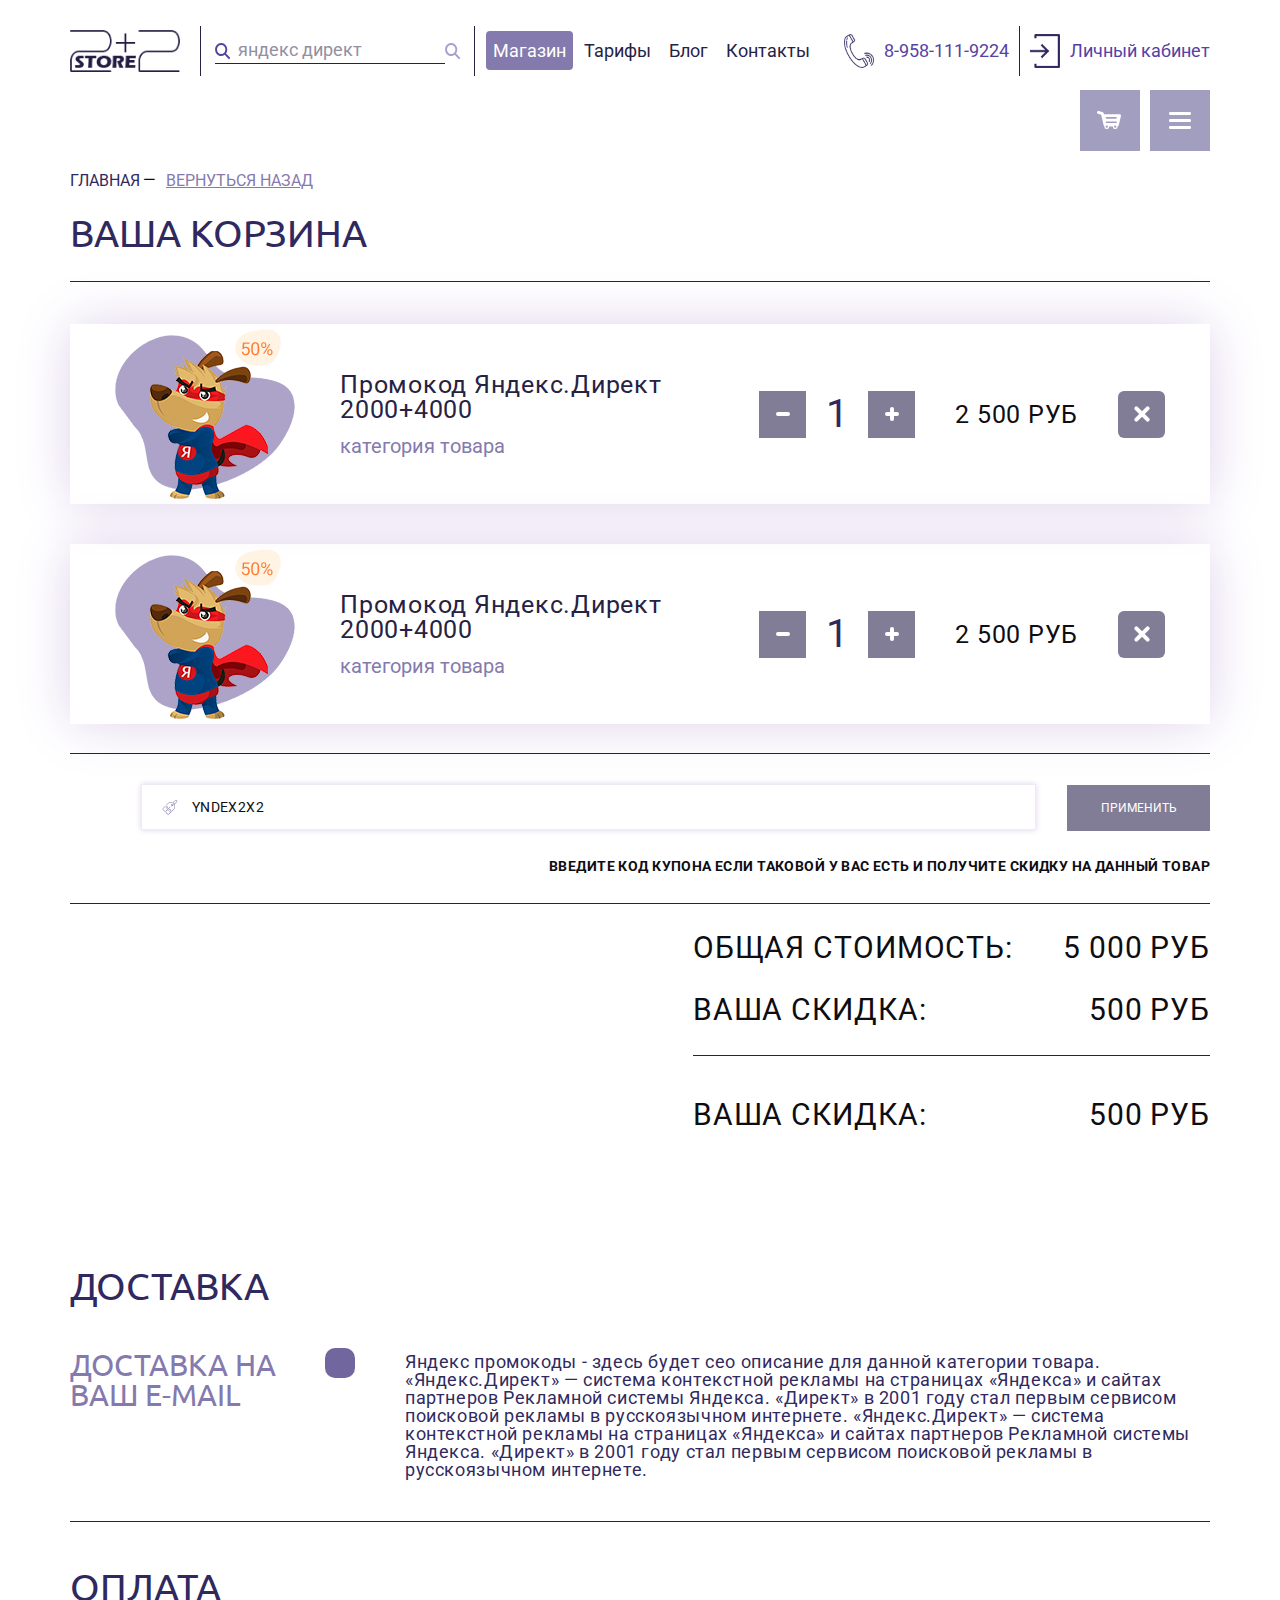
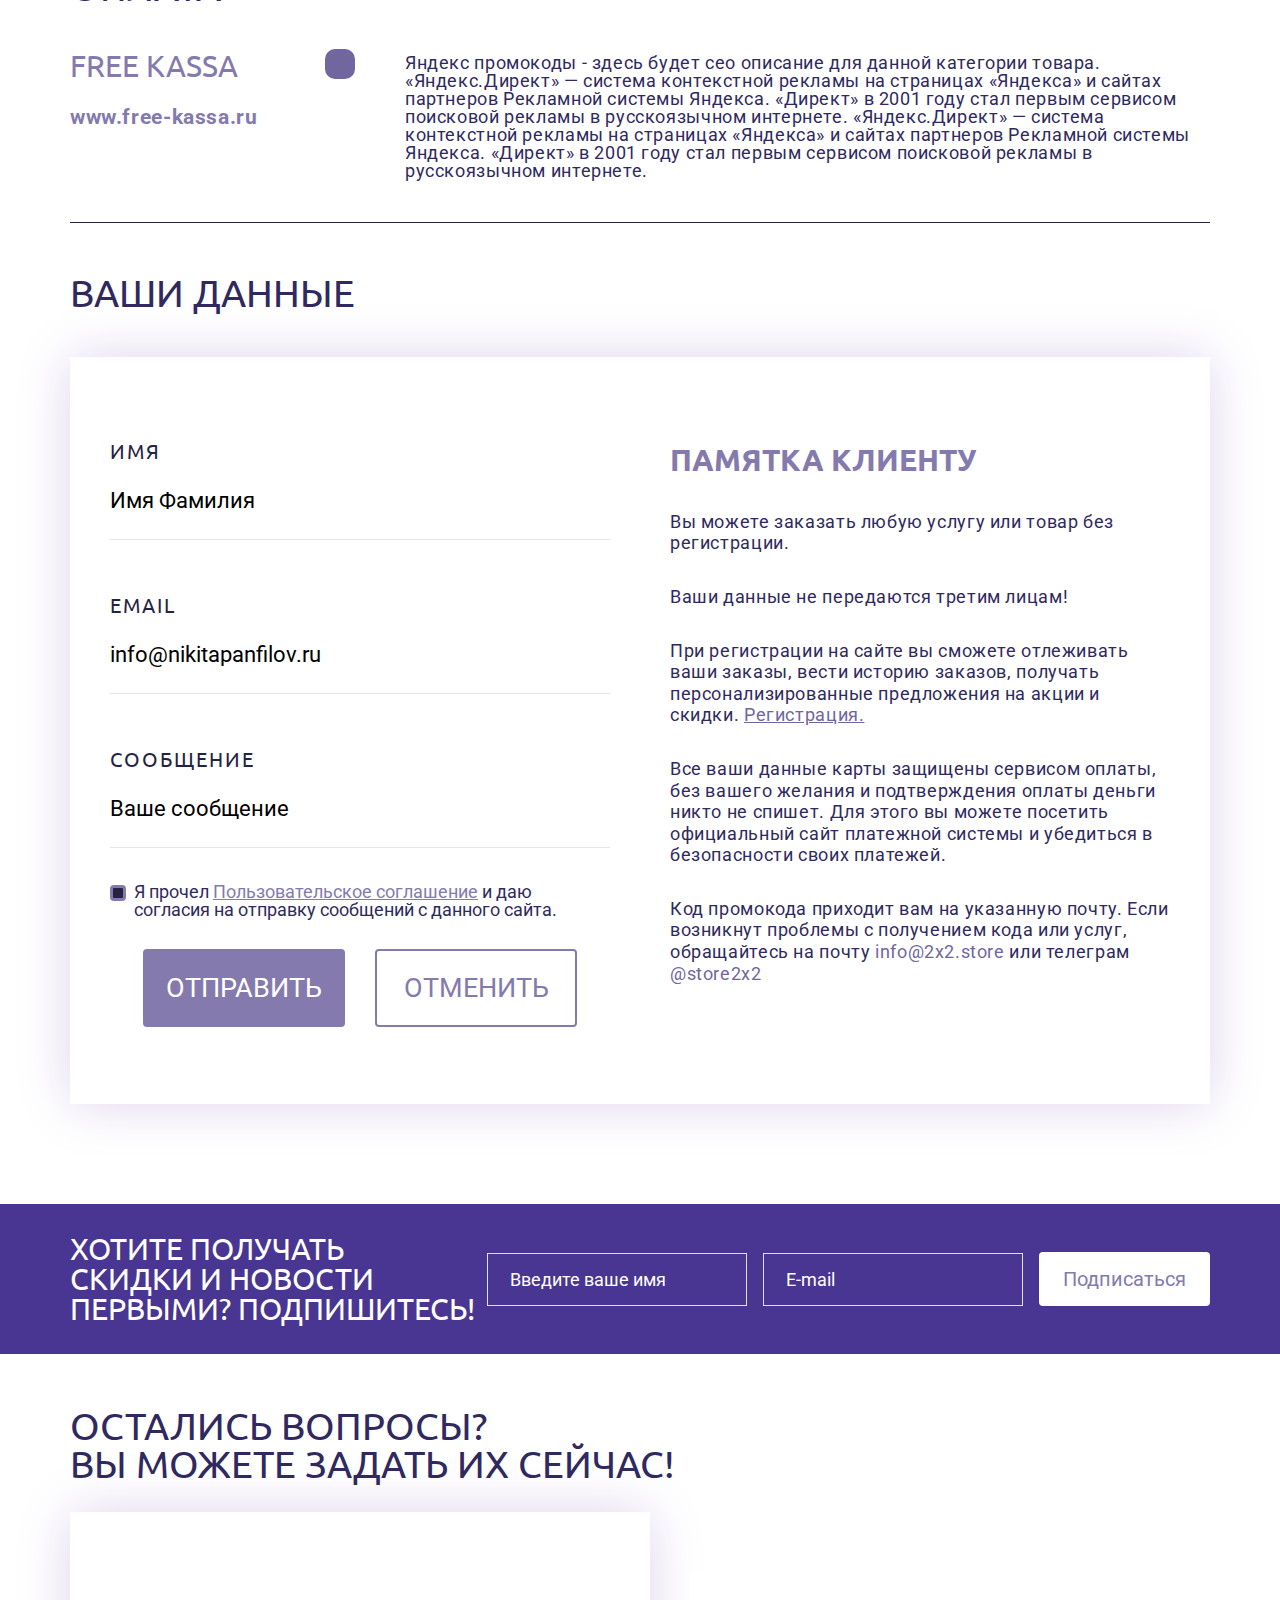
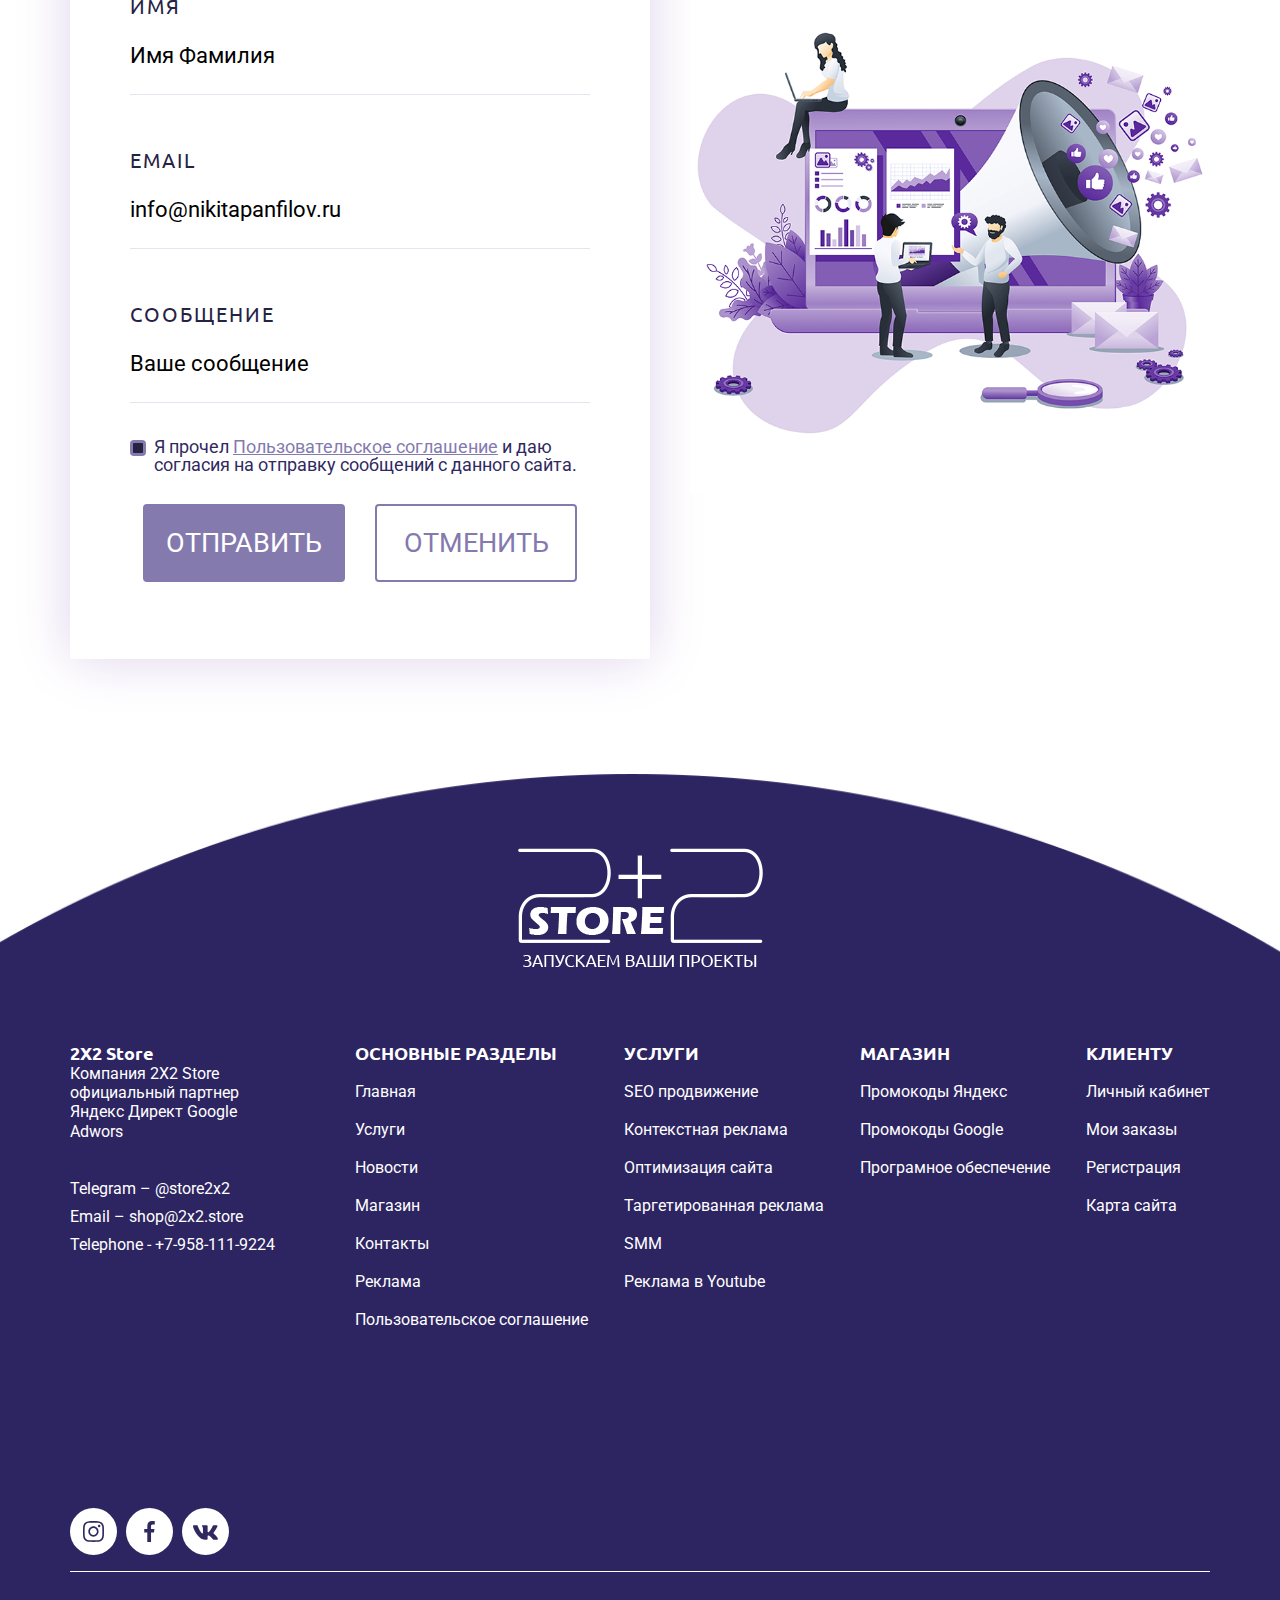
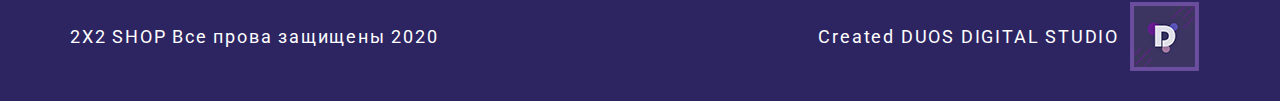
<file: cart.html>
<!DOCTYPE html>
<html lang="ru">
<head>
	<meta charset="UTF-8">
	<meta name="viewport" content="width=device-width, initial-scale=1, shrink-to-fit=no">
	<meta http-equiv="X-UA-Compatible" content="ie=edge">
	<meta name="description" content="">
	<title>2+2 Store - Корзина</title>
	<!-- Favicon connect start -->
	<link rel="shortcut icon" href="img/favicon/favicon.ico" type="image/x-icon">
	<!-- Favicon connect end -->
	<link href="https://fonts.googleapis.com/css2?family=Lato:wght@300;700&family=Roboto&family=Ubuntu:wght@400;700&display=swap" rel="stylesheet">
	<link rel="stylesheet" href="css/style.min.css">
</head>
<body>
	<!-- Header start -->
	<header class="header header__other-pages">
		<div class="container-min">
			<div class="header__top">
				<div class="header__left">
					<div class="header__logo">
						<a href="index.html" class="header__logo-link">
							<img src="img/logo-other-pages.png" alt="2+2 Store" class="header__logo-pic">
						</a>
					</div>
					<div class="header__search header__search-other">
						 <input type="text" class="search__field search__field-other" placeholder="яндекс директ">
						 <a href="#!" class="search-btn">
						 	<img src="img/svg/search-other-icon.svg" alt="search-btn" class="search-pic">
						 </a>
					</div>
					<nav class="header__nav">
						<ul class="header__list">
							<li class="header__item">
								<a href="catalog.html" class="header__link header__link-other active">Магазин</a>
							</li>
							<li class="header__item">
								<a href="#!" class="header__link header__link-other">Тарифы</a>
							</li>
							<li class="header__item">
								<a href="news.html" class="header__link header__link-other">Блог</a>
							</li>
							<li class="header__item">
								<a href="contacts.html" class="header__link header__link-other">Контакты</a>
							</li>
						</ul>
					</nav>
				</div>
				<div class="header__top-right">
					<div class="header__user">
						<img src="img/phone-icon.png" alt="phone-icon" class="header__phone-icon">
						<a href="tel:89581119224" class="header__user-link">8-958-111-9224</a>
					</div>
					<div class="header__user js-modal-login">
						<img src="img/lk-icon.png" alt="cabinet" class="header__cabinet-icon">
						<a href="#!" class="header__user-link">Личный кабинет</a>
					</div>
				</div>
			</div>
			<div class="header__option">
				<div class="header__option-wrapper">
					<div class="header__option-wrapp-left">

						<div class="header__option-item option--active option-search__btn">
							<img src="img/svg/search-icon.svg" alt="search" class="header__option-search">
							<div class="modal__overlay-search"></div>
						</div>
						<!-- Modal windows Search start -->
						<div class="modal-search">
							<input type="text" class="modal-search__field" placeholder="яндекс директ">
						 	<a href="#!" class="search-btn">
						 		<img src="img/svg/search-icon.svg" alt="search-btn" class="search-pic">
						 	</a>
						</div>
						<!-- Modal windows Search end -->	
					</div>
					<div class="header__option-wrapp">
						<div class="header__option-item option--active option-cart__btn">
							<img src="img/svg/cart-icon.svg" alt="cart" class="header__option-cart">
							<!-- Modal windows Cart start -->
							<div class="modal-cart">
								<h2 class="modal-cart__title section__title">
									ВАША КОРЗИНА
								</h2>
								<p class="modal-cart__subtitle">СПИСОК ТОВАРОВ</p>
								<ul class="modal-cart__list">
									<li class="modal-cart__item">
										<div class="modal-cart__prod-wrapp">
											<p class="modal-cart__prod-name">Промокод Яндекс.Директ 2000+4000</p>
											<svg xmlns="http://www.w3.org/2000/svg" xmlns:xlink="http://www.w3.org/1999/xlink" version="1.1" id="Capa_1" x="0px" y="0px" viewBox="0 0 512 512" class="modal-cart__prod-delet"><g><g>
													<g><path d="M436,60h-90V45c0-24.813-20.187-45-45-45h-90c-24.813,0-45,20.187-45,45v15H76c-24.813,0-45,20.187-45,45v30    c0,8.284,6.716,15,15,15h16.183L88.57,470.945c0.003,0.043,0.007,0.086,0.011,0.129C90.703,494.406,109.97,512,133.396,512    h245.207c23.427,0,42.693-17.594,44.815-40.926c0.004-0.043,0.008-0.086,0.011-0.129L449.817,150H466c8.284,0,15-6.716,15-15v-30    C481,80.187,460.813,60,436,60z M196,45c0-8.271,6.729-15,15-15h90c8.271,0,15,6.729,15,15v15H196V45z M393.537,468.408    c-0.729,7.753-7.142,13.592-14.934,13.592H133.396c-7.792,0-14.204-5.839-14.934-13.592L92.284,150h327.432L393.537,468.408z     M451,120h-15H76H61v-15c0-8.271,6.729-15,15-15h105h150h105c8.271,0,15,6.729,15,15V120z" data-original="#000000" class="active-path" data-old_color="#000000"/></g>
												</g><g>
													<g><path d="M256,180c-8.284,0-15,6.716-15,15v212c0,8.284,6.716,15,15,15s15-6.716,15-15V195C271,186.716,264.284,180,256,180z" data-original="#000000" class="active-path" data-old_color="#000000"/></g>
												</g><g>
													<g><path d="M346,180c-8.284,0-15,6.716-15,15v212c0,8.284,6.716,15,15,15s15-6.716,15-15V195C361,186.716,354.284,180,346,180z" data-original="#000000" class="active-path" data-old_color="#000000"/></g>
												</g><g>
													<g><path d="M166,180c-8.284,0-15,6.716-15,15v212c0,8.284,6.716,15,15,15s15-6.716,15-15V195C181,186.716,174.284,180,166,180z" data-original="#000000" class="active-path" data-old_color="#000000"/></g>
												</g></g>
											</svg>
										</div>
										<div class="modal-cart__divider-line"></div>
										<span class="modal-cart__prod-price">1 500 РУБ</span>
									</li>
									<li class="modal-cart__item">
										<div class="modal-cart__prod-wrapp">
											<p class="modal-cart__prod-name">Промокод Яндекс.Директ 2000+4000</p>
											<svg xmlns="http://www.w3.org/2000/svg" xmlns:xlink="http://www.w3.org/1999/xlink" version="1.1" id="Capa_1" x="0px" y="0px" viewBox="0 0 512 512" class="modal-cart__prod-delet"><g><g>
													<g><path d="M436,60h-90V45c0-24.813-20.187-45-45-45h-90c-24.813,0-45,20.187-45,45v15H76c-24.813,0-45,20.187-45,45v30    c0,8.284,6.716,15,15,15h16.183L88.57,470.945c0.003,0.043,0.007,0.086,0.011,0.129C90.703,494.406,109.97,512,133.396,512    h245.207c23.427,0,42.693-17.594,44.815-40.926c0.004-0.043,0.008-0.086,0.011-0.129L449.817,150H466c8.284,0,15-6.716,15-15v-30    C481,80.187,460.813,60,436,60z M196,45c0-8.271,6.729-15,15-15h90c8.271,0,15,6.729,15,15v15H196V45z M393.537,468.408    c-0.729,7.753-7.142,13.592-14.934,13.592H133.396c-7.792,0-14.204-5.839-14.934-13.592L92.284,150h327.432L393.537,468.408z     M451,120h-15H76H61v-15c0-8.271,6.729-15,15-15h105h150h105c8.271,0,15,6.729,15,15V120z" data-original="#000000" class="active-path" data-old_color="#000000"/></g>
												</g><g>
													<g><path d="M256,180c-8.284,0-15,6.716-15,15v212c0,8.284,6.716,15,15,15s15-6.716,15-15V195C271,186.716,264.284,180,256,180z" data-original="#000000" class="active-path" data-old_color="#000000"/></g>
												</g><g>
													<g><path d="M346,180c-8.284,0-15,6.716-15,15v212c0,8.284,6.716,15,15,15s15-6.716,15-15V195C361,186.716,354.284,180,346,180z" data-original="#000000" class="active-path" data-old_color="#000000"/></g>
												</g><g>
													<g><path d="M166,180c-8.284,0-15,6.716-15,15v212c0,8.284,6.716,15,15,15s15-6.716,15-15V195C181,186.716,174.284,180,166,180z" data-original="#000000" class="active-path" data-old_color="#000000"/></g>
												</g></g>
											</svg>
										</div>
										<div class="modal-cart__divider-line"></div>
										<span class="modal-cart__prod-price">1 500 РУБ</span>
									</li>
									<li class="modal-cart__item">
										<div class="modal-cart__prod-wrapp">
											<p class="modal-cart__prod-name">Промокод Яндекс.Директ 2000+4000</p>
											<svg xmlns="http://www.w3.org/2000/svg" xmlns:xlink="http://www.w3.org/1999/xlink" version="1.1" id="Capa_1" x="0px" y="0px" viewBox="0 0 512 512" class="modal-cart__prod-delet"><g><g>
												<g><path d="M436,60h-90V45c0-24.813-20.187-45-45-45h-90c-24.813,0-45,20.187-45,45v15H76c-24.813,0-45,20.187-45,45v30    c0,8.284,6.716,15,15,15h16.183L88.57,470.945c0.003,0.043,0.007,0.086,0.011,0.129C90.703,494.406,109.97,512,133.396,512    h245.207c23.427,0,42.693-17.594,44.815-40.926c0.004-0.043,0.008-0.086,0.011-0.129L449.817,150H466c8.284,0,15-6.716,15-15v-30    C481,80.187,460.813,60,436,60z M196,45c0-8.271,6.729-15,15-15h90c8.271,0,15,6.729,15,15v15H196V45z M393.537,468.408    c-0.729,7.753-7.142,13.592-14.934,13.592H133.396c-7.792,0-14.204-5.839-14.934-13.592L92.284,150h327.432L393.537,468.408z     M451,120h-15H76H61v-15c0-8.271,6.729-15,15-15h105h150h105c8.271,0,15,6.729,15,15V120z" data-original="#000000" class="active-path" data-old_color="#000000"/></g>
												</g><g>
													<g><path d="M256,180c-8.284,0-15,6.716-15,15v212c0,8.284,6.716,15,15,15s15-6.716,15-15V195C271,186.716,264.284,180,256,180z" data-original="#000000" class="active-path" data-old_color="#000000"/></g>
												</g><g>
													<g><path d="M346,180c-8.284,0-15,6.716-15,15v212c0,8.284,6.716,15,15,15s15-6.716,15-15V195C361,186.716,354.284,180,346,180z" data-original="#000000" class="active-path" data-old_color="#000000"/></g>
												</g><g>
													<g><path d="M166,180c-8.284,0-15,6.716-15,15v212c0,8.284,6.716,15,15,15s15-6.716,15-15V195C181,186.716,174.284,180,166,180z" data-original="#000000" class="active-path" data-old_color="#000000"/></g>
												</g></g>
											</svg>
										</div>
										<div class="modal-cart__divider-line"></div>
										<span class="modal-cart__prod-price">1 500 РУБ</span>
									</li>
								</ul>
								<p class="modal-cart__prod-total">ИТОГ: <span class="modal-cart__total-value">4 500</span> РУБ</p>
								<div class="modal-cart__btn-wrapp">
									<a href="#!" class="modal-cart__btn cart__btn-close">СКРЫТЬ</a>
									<a href="cart.html" class="modal-cart__btn">ОФОРМИТЬ</a>
								</div>
							</div>
							<div class="modal__overlay"></div>
							<!-- Modal windows Cart end -->
						</div>
						<div class="header__option-item option--active option-burger__btn">
							<img src="img/svg/burger-icon.svg" alt="burger" class="header__option-burger">
							<!-- Modal windows Burger start -->
							<div class="modal-burger">
								<h4 class="burger__title">МЕНЮ</h4>
								<ul class="burger__list">
									<li class="burger__item">
										<a href="user-account.html" class="burger__link">Обо мне</a>
									</li>
									<li class="burger__item">
										<a class="burger__link">Блог</a>
									</li>
									<li class="burger__item">
										<a class="burger__link">Тарифы</a>
									</li>
									<li class="burger__item burger__item-shop">
										<div class="burger__item-wrapp">
											<a href="#" class="burger__subtitle">Магазин</a>
											<img src="img/arrow-burger-shop.png" alt="arrow" class="burger__arrow-pic">
										</div>
										<ul class="burger__sub-list">
											<li class="burger__item">
												<a class="burger__link burger__link-shop">Промокоды Яндекс Дерект</a>
											</li>
											<li class="burger__item">
												<a class="burger__link burger__link-shop">Промокоды Google</a>
											</li>
											<li class="burger__item">
												<a class="burger__link burger__link-shop">Программное обеспечение</a>
											</li>
											<li class="burger__item">
												<a class="burger__link burger__link-shop">Игры</a>
											</li>
										</ul>
									</li>
									<li class="burger__item">
										<a class="burger__link">Мои заказы</a>
									</li>
									<li class="burger__item">
										<a class="burger__link">Контакты</a>
									</li>
									<li class="burger__item">
										<a class="burger__link">Выйти</a>
									</li>
								</ul>
								<div class="modal-burger__divider-line"></div>
								<ul class="burger__list-contact">
									<li class="burger__item-contact">
										<img src="img/svg/phone-icon.svg" alt="phone" class="burger__contact-pic">
										<a href="tel:+79581119224" class="burger-contact__link">+7-958-111-9224</a>
									</li>
									<li class="burger__item-contact">
										<img src="img/svg/mail-icon.svg" alt="mail" class="burger__contact-pic">
										<a href="mailto:shop@2x2.store" class="burger-contact__link">shop@2x2.store</a>
									</li>
									<li class="burger__item-contact">
										<img src="img/svg/telegram-icon.svg" alt="telegram" class="burger__contact-pic">
										<a href="tg://resolve?domain=@store2x2" class="burger-contact__link">@store2x2</a>
									</li>
								</ul>
							</div>
							<div class="modal__overlay"></div>
							<!-- Modal windows Burger end -->
						</div>
					</div>
				</div>
			</div>
		</div>
	</header>
	<!-- Header end -->

	<!-- Cart start -->
	<section class="cart">
		<div class="container">
			<div class="cart__top">
				<div class="breadcrumbs">
					<span class="breadcrumbs__item">ГЛАВНАЯ</span>
					<span class="breadcrumbs__item breadcrumbs__item--active">ВЕРНУТЬСЯ НАЗАД</span>
				</div>
				<h2 class="page__title section__title">ВАША КОРЗИНА</h2>
			</div>
			<ul class="cart-product__list">
				<li class="cart-product__item">
					<div class="cart-product__preview">
						<div class="cart-product__picture">
							<img src="img/cart-product-pic.png" alt="Product" class="cart-product__picture-pic">
						</div>
						<div class="cart-product__name-wrapp">
							<p class="cart-product__name">Промокод Яндекс.Директ 2000+4000</p>
							<span class="cart-product__category">категория товара</span>
						</div>
					</div>
					<div class="cart-product__options">
						<div class="cart-product__count">
							<div class="cart-product__count-minus"></div>
							<div class="cart-product__count-value">1</div>
							<div class="cart-product__count-plus"></div>
						</div>
						<span class="cart-product__price">2 500 РУБ</span>
						<div class="cart-product__close"></div>
					</div>
				</li>
				<li class="cart-product__item">
					<div class="cart-product__preview">
						<div class="cart-product__picture">
							<img src="img/cart-product-pic.png" alt="Product" class="cart-product__picture-pic">
						</div>
						<div class="cart-product__name-wrapp">
							<p class="cart-product__name">Промокод Яндекс.Директ 2000+4000</p>
							<span class="cart-product__category">категория товара</span>
						</div>
					</div>
					<div class="cart-product__options">
						<div class="cart-product__count">
							<div class="cart-product__count-minus"></div>
							<div class="cart-product__count-value">1</div>
							<div class="cart-product__count-plus"></div>
						</div>
						<span class="cart-product__price">2 500 РУБ</span>
						<div class="cart-product__close"></div>
					</div>
				</li>
			</ul>
			<div class="cart-product__score">
				<div class="cart-product__coupon">
					<form action="/" class="coupon-form">
						<input type="text" name="Купон" placeholder="YNDEX2X2" class="coupon-form__field">
						<button type="submit" class="coupon-form__submit">ПРИМЕНИТЬ</button>
					</form>
					<p class="cart-product__coupon-text">введите код купона если таковой у вас есть и получите скидку на данный товар</p>
				</div>
				<div class="cart-product__total-wrapper">
					<div class="cart-product__total-wrapp">
						<div class="cart-product__total-cost total-flex">
							<p class="total-cost__text">ОБЩАЯ СТОИМОСТЬ:</p>
							<span class="total-cost__value">5 000 РУБ</span>
						</div>
						<div class="cart-product__discount total-flex">
							<p class="cart-discount__text">ВАША СКИДКА:</p>
							<span class="cart-discount__value">500 РУБ</span>
						</div>
						<div class="cart-product__total-price total-flex">
							<p class="total-price__text">ВАША СКИДКА:</p>
							<span class="total-price__value">500 РУБ</span>
						</div>
					</div>
				</div>
				
			</div>
		</div>
	</section>
	<!-- Cart start -->
	
	<!-- Additional services start -->
	<section class="addit-services">
		<div class="container">
			<div class="addit-services__wrapp">
				<h2 class="page__title section__title">ДОСТАВКА</h2>
				<div class="addit-services__info">
					<div class="addit-services__subtitle-wrapp">
						<h3 class="addit-services__subtitle">ДОСТАВКА НА ВАШ E-MAIL</h3>
					</div>
					<div class="filter-checkbox addit-services__checkbox">
						<input type="checkbox" id="addit-check_1" class="checkbox__item">
						<label for="addit-check_1">
							Яндекс промокоды - здесь будет сео описание для данной категории товара. «Яндекс.Директ» — система контекстной рекламы на страницах «Яндекса» и сайтах партнеров Рекламной системы Яндекса. «Директ» в 2001 году стал первым сервисом поисковой рекламы в русскоязычном интернете. «Яндекс.Директ» — система контекстной рекламы на страницах «Яндекса» и сайтах партнеров Рекламной системы Яндекса. «Директ» в 2001 году стал первым сервисом поисковой рекламы в русскоязычном интернете.
						</label>
					</div>
				</div>
			</div>
			<div class="addit-services__wrapp">
				<h2 class="page__title section__title">ОПЛАТА</h2>
				<div class="addit-services__info">
					<div class="addit-services__subtitle-wrapp">
						<h3 class="addit-services__subtitle addit-services__subtitle--second">FREE KASSA</h3>
						<a href="https://www.free-kassa.ru/" class="addit-services__link">www.free-kassa.ru</a>
					</div>
					<div class="filter-checkbox addit-services__checkbox">
						<input type="checkbox" id="addit-check_2" class="checkbox__item">
						<label for="addit-check_2">
							Яндекс промокоды - здесь будет сео описание для данной категории товара. «Яндекс.Директ» — система контекстной рекламы на страницах «Яндекса» и сайтах партнеров Рекламной системы Яндекса. «Директ» в 2001 году стал первым сервисом поисковой рекламы в русскоязычном интернете. «Яндекс.Директ» — система контекстной рекламы на страницах «Яндекса» и сайтах партнеров Рекламной системы Яндекса. «Директ» в 2001 году стал первым сервисом поисковой рекламы в русскоязычном интернете.
						</label>
					</div>
				</div>
			</div>
		</div>
	</section>
	<!-- Additional services end -->

	<!-- Info client start -->
	<section class="info-client">
		<div class="container-min">
			<h2 class="page__title section__title">ВАШИ ДАННЫЕ</h2>
			<div class="info-client__form-wrapp">
				<form action="/" class="feedback-form">
					<label for="username" class="feedback-form__field-name">ИМЯ</label>
					<input type="text" name="Имя" placeholder="Имя Фамилия" class="feedback-form__field">
					<label for="email" class="feedback-form__field-name">EMAIL</label>
					<input type="email" name="Телефон" placeholder="info@nikitapanfilov.ru" required class="feedback-form__field field--required">
					<label for="message" class="feedback-form__field-name">СООБЩЕНИЕ</label>
					<input type="text" name="Сообщение" placeholder="Ваше сообщение" class="feedback-form__field">
					<div class="feedback-form__policy">
						<input type="checkbox" id="policy" name="agree" checked="">
						<label for="policy">
							Я прочел <a href="#!" target="_blank" class="policy-link">Пользовательское соглашение</a> и даю согласия на отправку сообщений с данного сайта.
						</label>
					</div>
					<div class="feedback-form__submit-wrapp">
						<button type="submit" class="feedback-form__submit">ОТПРАВИТЬ</button>
						<button type="submit" class="feedback-form__submit form__submit-second">ОТМЕНИТЬ</button>
					</div>
				</form>
				<div class="info-client__memory">
					<h3 class="memory__subttile">ПАМЯТКА КЛИЕНТУ</h3>
					<div class="memory__content">
						<p class="memory__text">Вы можете заказать любую услугу или товар без регистрации.</p>
						<p class="memory__text">Ваши данные не передаются третим лицам!</p>
						<p class="memory__text">При регистрации на сайте вы сможете отлеживать ваши заказы, вести историю заказов, получать персонализированные предложения на акции и скидки. <a href="#!" class="memory__text-link memory__text-link--line">Регистрация.</a></p>
						<p class="memory__text">Все ваши данные карты защищены сервисом оплаты, без вашего желания и подтверждения оплаты деньги никто не спишет. Для этого вы можете посетить официальный сайт платежной системы и убедиться в безопасности своих платежей.</p>
						<p class="memory__text">
							Код промокода приходит вам на указанную почту. Если возникнут проблемы с получением кода или услуг, обращайтесь на почту
							<a href="mailto:info@2x2.store" class="memory__text-link">info@2x2.store</a> или телеграм
							<a href="tg://resolve?domain=@store2x2" class="memory__text-link">@store2x2</a>
						</p>
					</div>
				</div>
			</div>
		</div>
	</section>
	<!-- Info client end -->

	<!-- Newsletter start -->
	<section class="newsletter">
		<div class="container-min">
			<div class="newsletter__wrapp">
				<h2 class="newsletter__title">
					ХОТИТЕ ПОЛУЧАТЬ<br>СКИДКИ И НОВОСТИ ПЕРВЫМИ? ПОДПИШИТЕСЬ!
				</h2>
				<form class="newsletter-form">
					<input type="text" name="Имя" placeholder="Введите ваше имя" required class="newsletter-form__field">
					<input type="email" name="Телефон" placeholder="E-mail" required class="newsletter-form__field">
					<button type="submit" class="newsletter-form__submit">Подписаться</button>
				</form>
			</div> 
		</div>
	</section>
	<!-- Newsletter end -->

	<!-- Feedback start	 -->
	<section class="feedback">
		<div class="container-min">
			<div class="feedback__wrapp">
				<div class="feedback__forms">
					<h2 class="feedback__title section__title">ОСТАЛИСЬ ВОПРОСЫ?<br>ВЫ МОЖЕТЕ ЗАДАТЬ ИХ СЕЙЧАС!</h2>
					<form action="/" class="feedback-form">
						<label for="username" class="feedback-form__field-name">ИМЯ</label>
						<input type="text" name="Имя" placeholder="Имя Фамилия" class="feedback-form__field">
						<label for="email" class="feedback-form__field-name">EMAIL</label>
						<input type="email" name="Телефон" placeholder="info@nikitapanfilov.ru" required class="feedback-form__field field--required">
						<label for="message" class="feedback-form__field-name">СООБЩЕНИЕ</label>
						<input type="text" name="Сообщение" placeholder="Ваше сообщение" class="feedback-form__field">
						<div class="feedback-form__policy">
							<input type="checkbox" id="policy" name="agree" checked="">
							<label for="policy">
								Я прочел <a href="#!" target="_blank" class="policy-link">Пользовательское соглашение</a> и даю согласия на отправку сообщений с данного сайта.
							</label>
						</div>
						<div class="feedback-form__submit-wrapp">
							<button type="submit" class="feedback-form__submit">ОТПРАВИТЬ</button>
							<button type="submit" class="feedback-form__submit form__submit-second">ОТМЕНИТЬ</button>
						</div>
					</form>
				</div>
				<div class="feedback__picture">
					<img src="img/feedback-pic.png" alt="Feedback illustration" class="feedback__pucture-pic">
				</div>
			</div>
		</div>
	</section>
	<!-- Feedback end	 -->

	<!-- Footer start -->
	<footer class="footer">
		<div class="container-footer">
			<div class="footer__logo">
				<img src="img/logo-footer.png" alt="Logo 2+2 Store" class="footer__logo-pic">
			</div>
			<div class="footer__main-content">
				<div class="footer__contacts-info">
					<div class="footer__company-info">
						<h5 class="company-info__subtitle">2Х2 Store</h5>
						<p class="company-info__desc">Компания 2Х2 Store официальный партнер Яндекс Директ Google Adwors</p>
					</div>
					<ul class="footer-contacts">
						<li class="footer-contact__item">
							<p class="footer-contact__text">
								Telegram – <a href="tg://resolve?domain=@store2x2" class="footer-contact__link">@store2x2</a>
							</p>
						</li>
						<li class="footer-contact__item">
							<p class="footer-contact__text">
								Email – <a href="mailto:shop@2x2.store" class="footer-contact__link">shop@2x2.store</a>
							</p>
						</li>
						<li class="footer-contact__item">
							<p class="footer-contact__text">
								Telephone - <a href="tel:+79581119224" class="footer-contact__link">+7-958-111-9224</a>
							</p>
						</li>
					</ul>
				</div>
				<nav class="footer__navigation">
					<ul class="footer__menu">
						<li class="footer__menu-item">
							<h4 href="" class="footer__menu-title">ОСНОВНЫЕ РАЗДЕЛЫ</h4>
						</li>
						<li class="footer__menu-item">
							<a href="" class="footer__menu-link">Главная</a>
						</li>
						<li class="footer__menu-item">
							<a href="" class="footer__menu-link">Услуги</a>
						</li>
						<li class="footer__menu-item">
							<a href="" class="footer__menu-link">Новости</a>
						</li>
						<li class="footer__menu-item">
							<a href="" class="footer__menu-link">Магазин</a>
						</li>
						<li class="footer__menu-item">
							<a href="" class="footer__menu-link">Контакты</a>
						</li>
						<li class="footer__menu-item">
							<a href="" class="footer__menu-link">Реклама</a>
						</li>
						<li class="footer__menu-item">
							<a href="" class="footer__menu-link">Пользовательское соглашение</a>
						</li>
					</ul>
					<ul class="footer__menu">
						<li class="footer__menu-item">
							<h4 href="" class="footer__menu-title">УСЛУГИ</h4>
						</li>
						<li class="footer__menu-item">
							<a href="" class="footer__menu-link">SEO продвижение</a>
						</li>
						<li class="footer__menu-item">
							<a href="" class="footer__menu-link">Контекстная реклама</a>
						</li>
						<li class="footer__menu-item">
							<a href="" class="footer__menu-link">Оптимизация сайта</a>
						</li>
						<li class="footer__menu-item">
							<a href="" class="footer__menu-link">Таргетированная реклама</a>
						</li>
						<li class="footer__menu-item">
							<a href="" class="footer__menu-link">SMM</a>
						</li>
						<li class="footer__menu-item">
							<a href="" class="footer__menu-link">Реклама в Youtube</a>
						</li>
					</ul>
					<ul class="footer__menu">
						<li class="footer__menu-item">
							<h4 href="" class="footer__menu-title">МАГАЗИН</h4>
						</li>
						<li class="footer__menu-item">
							<a href="" class="footer__menu-link">Промокоды Яндекс</a>
						</li>
						<li class="footer__menu-item">
							<a href="" class="footer__menu-link">Промокоды Google</a>
						</li>
						<li class="footer__menu-item">
							<a href="" class="footer__menu-link">Програмное обеспечение</a>
						</li>
					</ul>
					<ul class="footer__menu">
						<li class="footer__menu-item">
							<h4 href="" class="footer__menu-title">КЛИЕНТУ</h4>
						</li>
						<li class="footer__menu-item">
							<a href="" class="footer__menu-link">Личный кабинет</a>
						</li>
						<li class="footer__menu-item">
							<a href="" class="footer__menu-link">Мои заказы</a>
						</li>
						<li class="footer__menu-item">
							<a href="" class="footer__menu-link">Регистрация</a>
						</li>
						<li class="footer__menu-item">
							<a href="" class="footer__menu-link">Карта сайта</a>
						</li>
					</ul>
				</nav>
			</div>
			<div class="footer__bottom-content">
				<div class="footer-media">
					<div class="footer-media__box-icon">
						<a href="#!" class="footer-media__link">
							<img src="img/svg/inst-icon.svg" alt="instagram" class="footer-media__icon footer__inst-icon">
						</a>
					</div>
					<div class="footer-media__box-icon">
						<a href="#!" class="footer-media__link">
							<img src="img/svg/fb-icon.svg" alt="facebook" class="footer-media__icon footer__fb-icon">
						</a>
					</div>
					<div class="footer-media__box-icon">
						<a href="#!" class="footer-media__link">
							<img src="img/svg/vk-icon.svg" alt="vkontakte" class="footer-media__icon footer__vk-icon">
						</a>
					</div>
				</div>
				<div class="footer__divider-line"></div>
				<div class="footer__copyright">
					<p class="footer__copyright-owner">2X2 SHOP Все прова защищены 2020</p>
					<div class="footer__copyright-creator">
						<a href="https://d-u-o-s.ru/" class="footer__creator-link">
							<p class="footer__creator-name">Created DUOS DIGITAL STUDIO</p>
							<img src="img/duos-logo.png" alt="DUOS DIGITAL STUDIO" class="footer__creator-logo">
						</a>
					</div>
				</div>
			</div>
		</div>
	</footer>
	<!-- Footer end -->

	<!-- Modal windows Login start -->
	<div class="modal-login">
		<h2 class="modal-login__title section__title">
			ВХОД
		</h2>
		<form action="/" class="modal-login__form">
			<label for="login" class="modal-login__field-name">ЛОГИН</label>
			<input type="text" name="Логин" placeholder="login" class="modal-login__field">
			<label for="password" class="modal-login__field-name">ПАРОЛЬ</label>
			<input type="password" name="Телефон" placeholder="•‎•‎•‎•‎•‎•‎•‎•‎•‎" required class="modal-login__field">
			<div class="modal-login__remember">
				<input type="checkbox" checked="" id="remember">
				<label for="remember">Запомнить меня</label>
			</div>
			<a href="registration.html" class="modal-login__pass-link">Забыли пароль?</a>
			<button type="submit" class="modal-login__submit">ВХОД</button>
		</form>
	</div>
	<div class="modal__overlay"></div>
	<!-- Modal windows Login end -->

	<!-- Connection JS -->
	<script src="https://code.jquery.com/jquery-3.5.1.min.js"></script>
	<script src="js/slick.min.js"></script>
	<script src="js/main.min.js"></script>
</body>
</html>
</file>
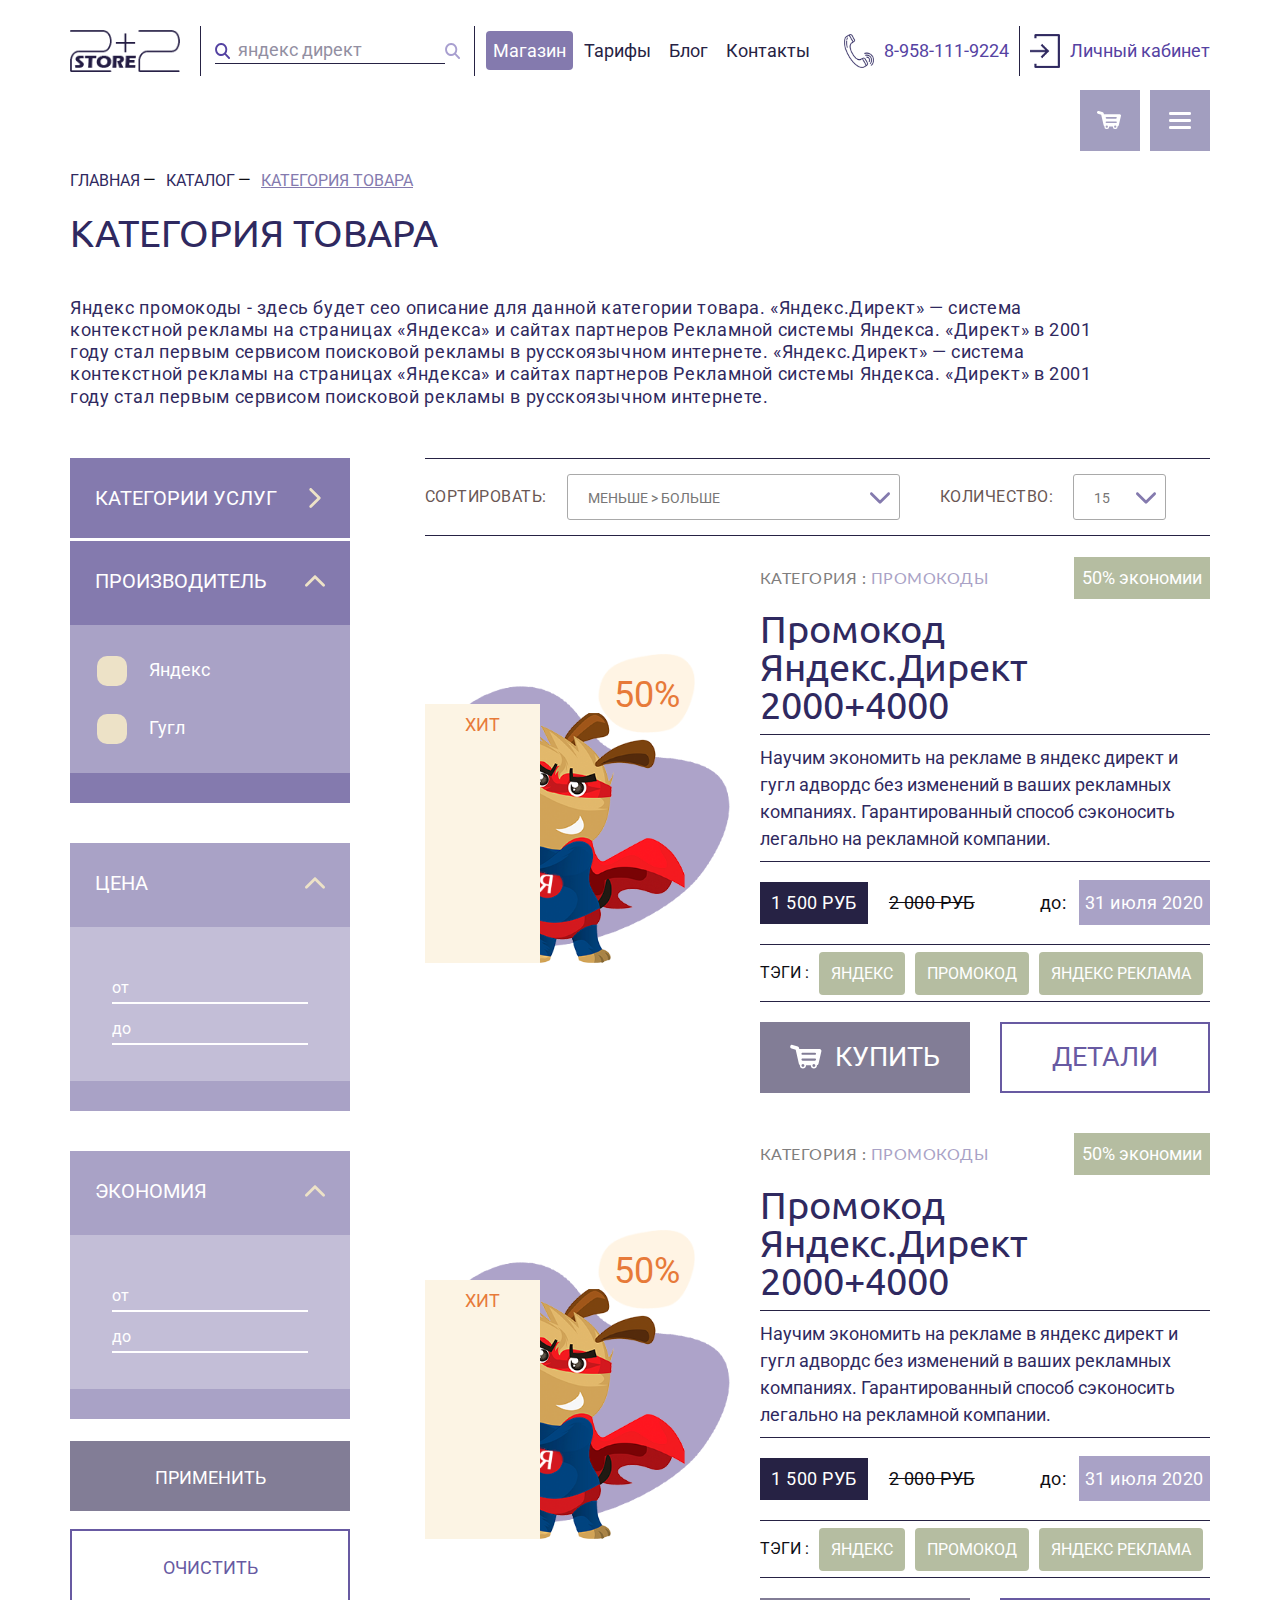
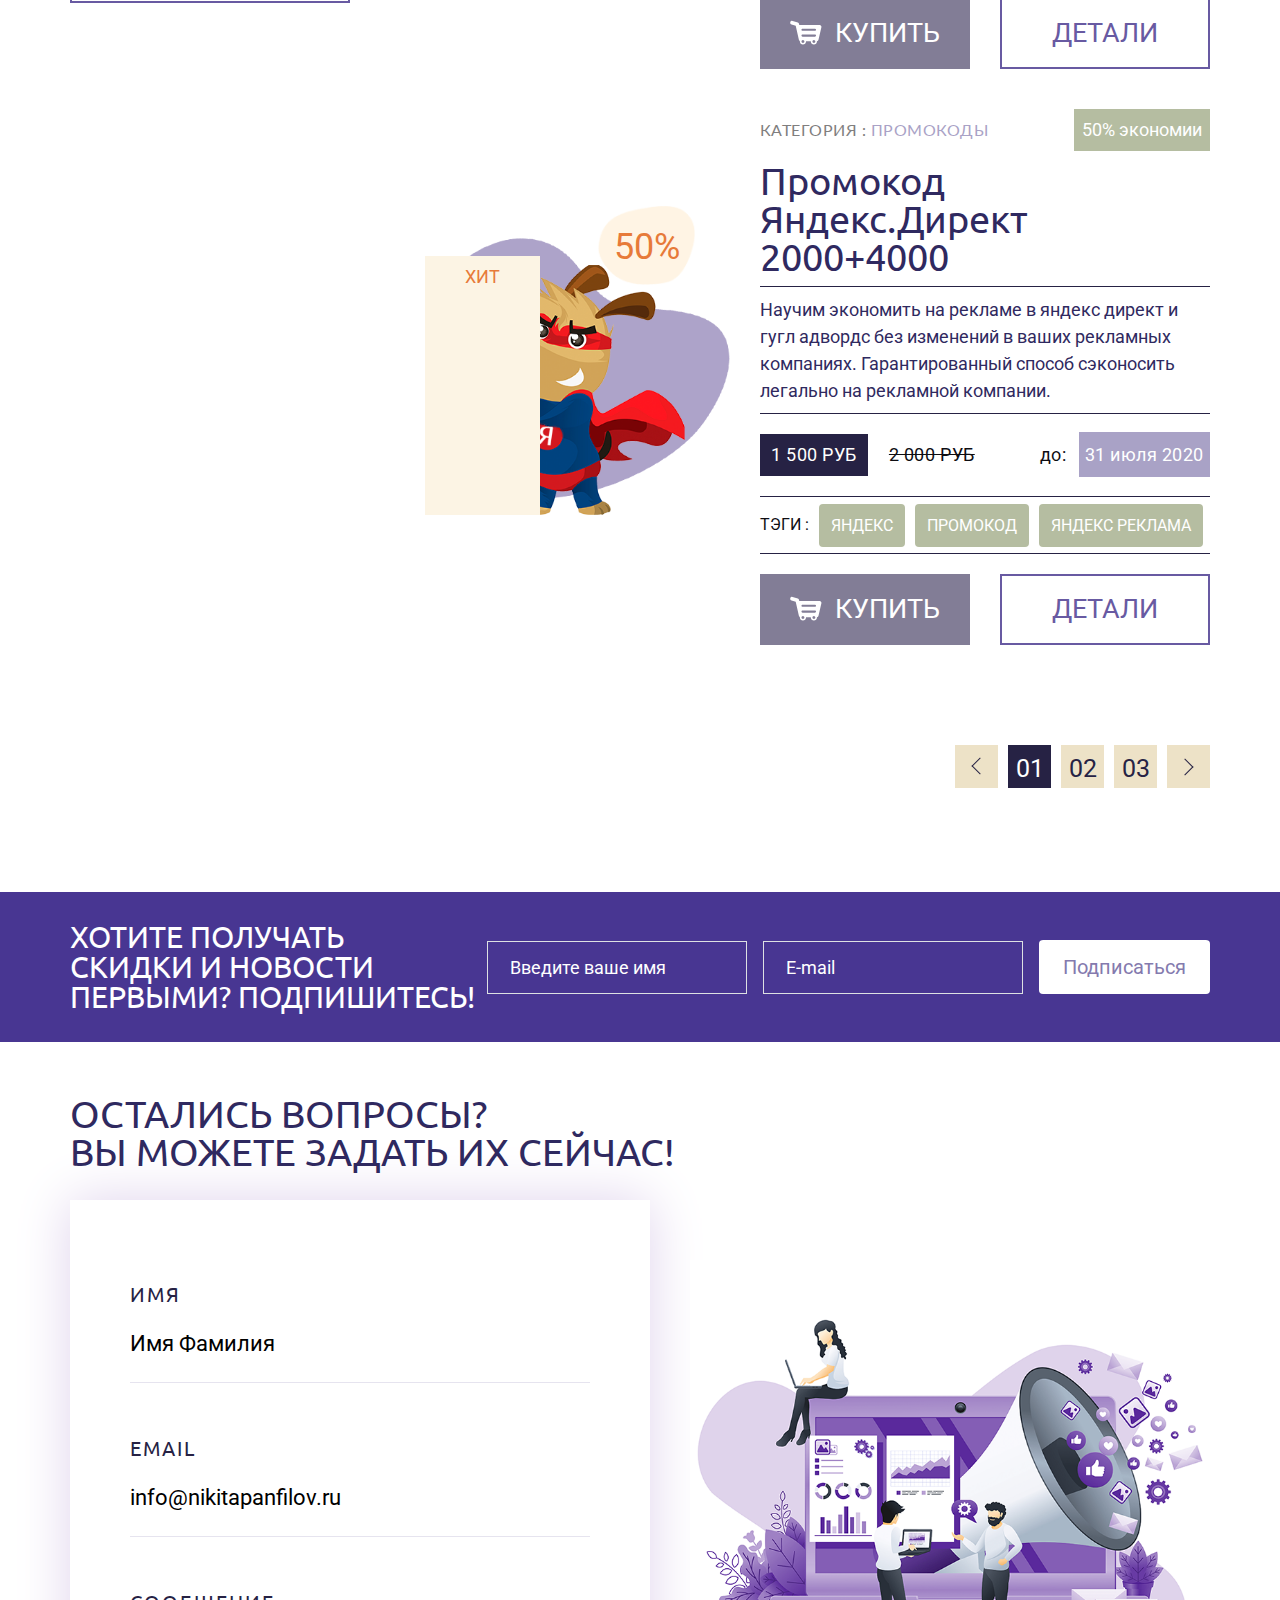
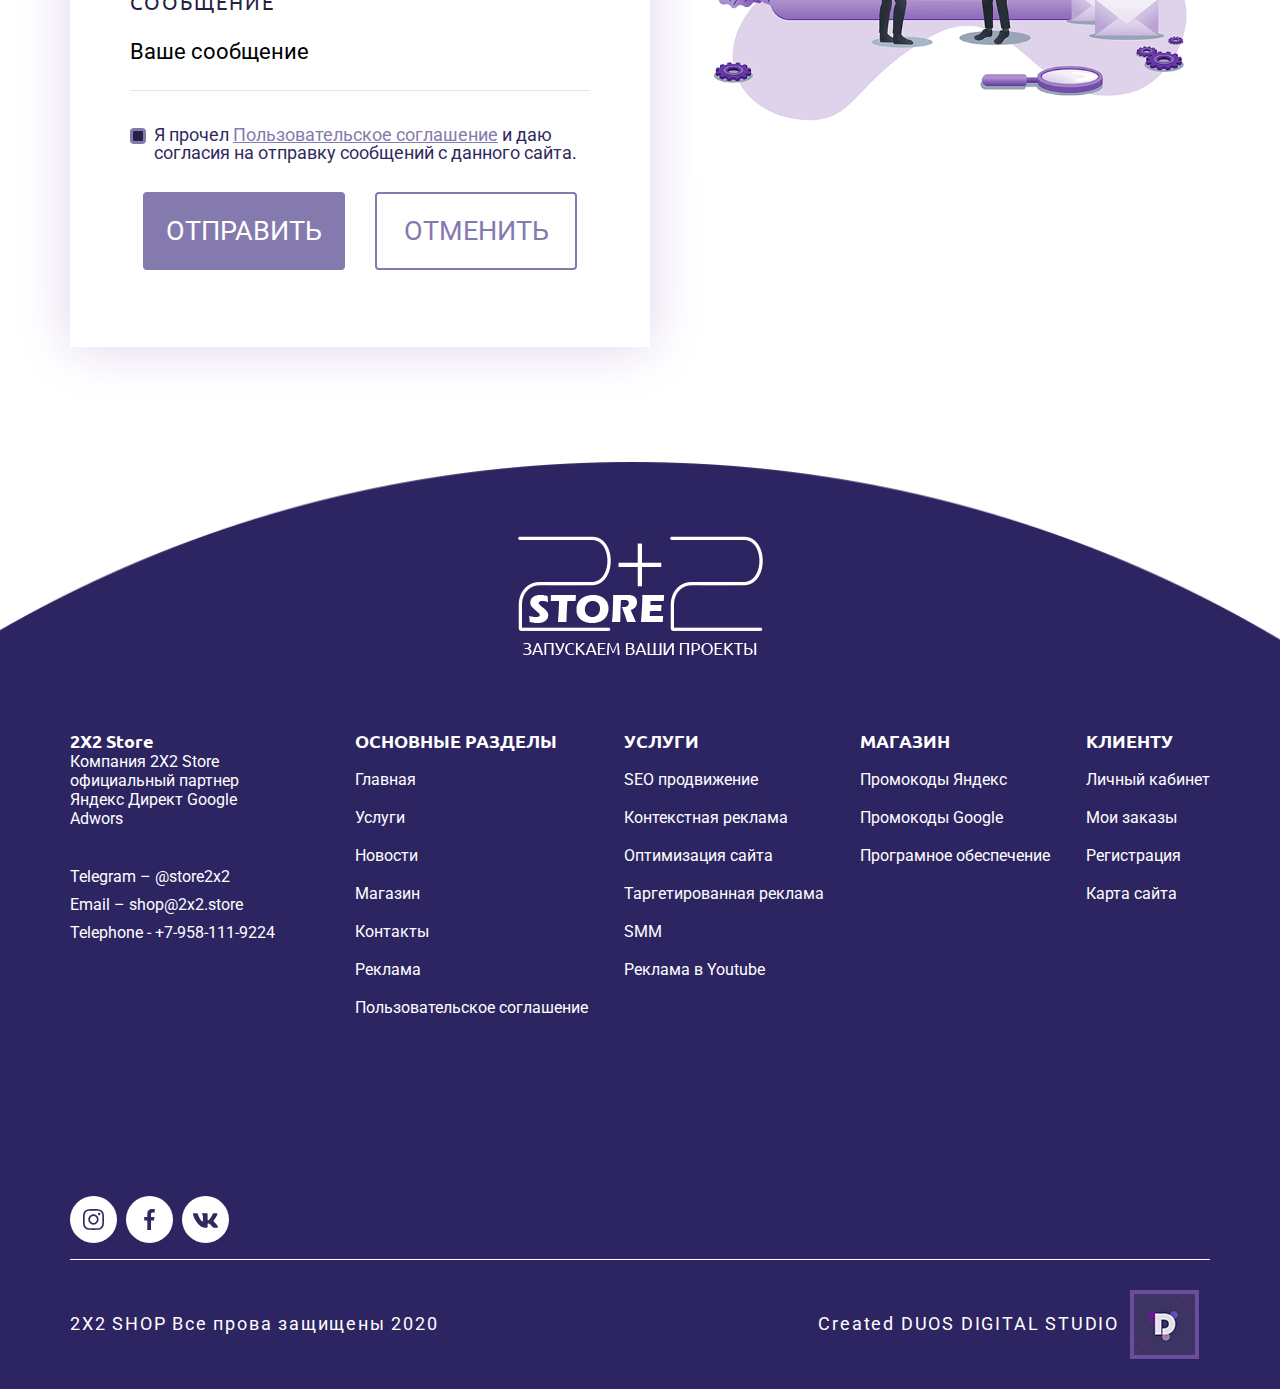
<file: catalog.html>
<!DOCTYPE html>
<html lang="ru">
<head>
	<meta charset="UTF-8">
	<meta name="viewport" content="width=device-width, initial-scale=1, shrink-to-fit=no">
	<meta http-equiv="X-UA-Compatible" content="ie=edge">
	<meta name="description" content="">
	<title>2+2 Store - Каталог товаров</title>
	<!-- Favicon connect start -->
	<link rel="shortcut icon" href="img/favicon/favicon.ico" type="image/x-icon">
	<!-- Favicon connect end -->
	<link href="https://fonts.googleapis.com/css2?family=Lato:wght@300;700&family=Roboto&family=Ubuntu:wght@400;700&display=swap" rel="stylesheet">
	<link rel="stylesheet" href="css/style.min.css">
</head>
<body>
	<!-- Header start -->
	<header class="header header__other-pages">
		<div class="container-min">
			<div class="header__top">
				<div class="header__left">
					<div class="header__logo">
						<a href="index.html" class="header__logo-link">
							<img src="img/logo-other-pages.png" alt="2+2 Store" class="header__logo-pic">
						</a>
					</div>
					<div class="header__search header__search-other">
						 <input type="text" class="search__field search__field-other" placeholder="яндекс директ">
						 <a href="#!" class="search-btn">
						 	<img src="img/svg/search-other-icon.svg" alt="search-btn" class="search-pic">
						 </a>
					</div>
					<nav class="header__nav">
						<ul class="header__list">
							<li class="header__item">
								<a href="catalog.html" class="header__link header__link-other active">Магазин</a>
							</li>
							<li class="header__item">
								<a href="#!" class="header__link header__link-other">Тарифы</a>
							</li>
							<li class="header__item">
								<a href="news.html" class="header__link header__link-other">Блог</a>
							</li>
							<li class="header__item">
								<a href="contacts.html" class="header__link header__link-other">Контакты</a>
							</li>
						</ul>
					</nav>
				</div>
				<div class="header__top-right">
					<div class="header__user">
						<img src="img/phone-icon.png" alt="phone-icon" class="header__phone-icon">
						<a href="tel:89581119224" class="header__user-link">8-958-111-9224</a>
					</div>
					<div class="header__user js-modal-login">
						<img src="img/lk-icon.png" alt="cabinet" class="header__cabinet-icon">
						<a href="#!" class="header__user-link">Личный кабинет</a>
					</div>
				</div>
			</div>
			<div class="header__option">
				<!-- Modal windows Filter start -->
				<div class="modal-filter">
					<h2 class="modal-filter__subtitle">ФИЛЬТР ТОВАРОВ</h2>
					<div class="modal-filter-close">
						<span class="modal-filter-close-line"></span>
						<span class="modal-filter-close-line"></span>
					</div>
					<ul class="filter-list">
						<li class="filter-item">
							<div class="filter-item__wrapp">
								<span class="filter__title">КАТЕГОРИИ УСЛУГ</span>
								<img src="img/svg/arrow-catalog-icon.svg" alt="arrow" class="filter__arrow-pic js-arrow-first">
							</div>
							<div class="filter__options options-item-first">
								<div class="filter-checkbox">
									<input type="checkbox" id="checkbox_1-1" class="checkbox__item">
									<label for="checkbox_1-1">Промокоды</label>
								</div>
								<div class="filter-checkbox">
									<input type="checkbox" id="checkbox_2-2" class="checkbox__item">
									<label for="checkbox_2-2">Акции</label>
								</div>
							</div>
						</li>
						<li class="filter-item">
							<div class="filter-item__wrapp">
								<span class="filter__title">ПРОИЗВОДИТЕЛЬ</span>
								<img src="img/svg/arrow-catalog-icon.svg" alt="arrow" class="filter__arrow-pic js-arrow-second">
							</div>
							<div class="filter__options options-item-second">
								<div class="filter-checkbox">
									<input type="checkbox" id="checkbox_1" class="checkbox__item">
									<label for="checkbox_1">Яндекс</label>
								</div>
								<div class="filter-checkbox">
									<input type="checkbox" id="checkbox_2" class="checkbox__item">
									<label for="checkbox_2">Гугл</label>
								</div>
							</div>
						</li>
						<li class="filter-item filter-item--other">
							<div class="filter-item__wrapp">
								<span class="filter__title">ЦЕНА</span>
								<img src="img/svg/arrow-catalog-icon.svg" alt="arrow" class="filter__arrow-pic js-arrow-third">
							</div>
							<div class="filter__slider options-item-third">
								<input type="text" class="filter__slider-input" placeholder="от">
								<input type="text" class="filter__slider-input" placeholder="до">
							</div>
						</li>
						<li class="filter-item filter-item--other">
							<div class="filter-item__wrapp">
								<span class="filter__title">ЭКОНОМИЯ</span>
								<img src="img/svg/arrow-catalog-icon.svg" alt="arrow" class="filter__arrow-pic js-arrow-fourth">
							</div>
							<div class="filter__slider options-item-fourth">
								<input type="text" class="filter__slider-input" placeholder="от">
								<input type="text" class="filter__slider-input" placeholder="до">
							</div>
						</li>
					</ul>
				</div>
				<!-- Modal windows Filter end -->
				<div class="header__option-wrapper">
					<div class="header__option-wrapp-left">
						<div class="header__option-item option--active option-search__btn">
							<img src="img/svg/search-icon.svg" alt="search" class="header__option-search">
							<div class="modal__overlay-search"></div>
						</div>
						<!-- Modal windows Search start -->
						<div class="modal-search">
							<input type="text" class="modal-search__field" placeholder="яндекс директ">
						 	<a href="#!" class="search-btn">
						 		<img src="img/svg/search-icon.svg" alt="search-btn" class="search-pic">
						 	</a>
						</div>
						<!-- Modal windows Search end -->
						<div class="header__option-item option--active option-filter__btn">
							<img src="img/filter-icon.png" alt="search" class="header__option-search">
						</div>	
					</div>
					<div class="header__option-wrapp">
						<div class="header__option-item option--active option-cart__btn">
							<img src="img/svg/cart-icon.svg" alt="cart" class="header__option-cart">
							<!-- Modal windows Cart start -->
							<div class="modal-cart">
								<h2 class="modal-cart__title section__title">
									ВАША КОРЗИНА
								</h2>
								<p class="modal-cart__subtitle">СПИСОК ТОВАРОВ</p>
								<ul class="modal-cart__list">
									<li class="modal-cart__item">
										<div class="modal-cart__prod-wrapp">
											<p class="modal-cart__prod-name">Промокод Яндекс.Директ 2000+4000</p>
											<svg xmlns="http://www.w3.org/2000/svg" xmlns:xlink="http://www.w3.org/1999/xlink" version="1.1" id="Capa_1" x="0px" y="0px" viewBox="0 0 512 512" class="modal-cart__prod-delet"><g><g>
													<g><path d="M436,60h-90V45c0-24.813-20.187-45-45-45h-90c-24.813,0-45,20.187-45,45v15H76c-24.813,0-45,20.187-45,45v30    c0,8.284,6.716,15,15,15h16.183L88.57,470.945c0.003,0.043,0.007,0.086,0.011,0.129C90.703,494.406,109.97,512,133.396,512    h245.207c23.427,0,42.693-17.594,44.815-40.926c0.004-0.043,0.008-0.086,0.011-0.129L449.817,150H466c8.284,0,15-6.716,15-15v-30    C481,80.187,460.813,60,436,60z M196,45c0-8.271,6.729-15,15-15h90c8.271,0,15,6.729,15,15v15H196V45z M393.537,468.408    c-0.729,7.753-7.142,13.592-14.934,13.592H133.396c-7.792,0-14.204-5.839-14.934-13.592L92.284,150h327.432L393.537,468.408z     M451,120h-15H76H61v-15c0-8.271,6.729-15,15-15h105h150h105c8.271,0,15,6.729,15,15V120z" data-original="#000000" class="active-path" data-old_color="#000000"/></g>
												</g><g>
													<g><path d="M256,180c-8.284,0-15,6.716-15,15v212c0,8.284,6.716,15,15,15s15-6.716,15-15V195C271,186.716,264.284,180,256,180z" data-original="#000000" class="active-path" data-old_color="#000000"/></g>
												</g><g>
													<g><path d="M346,180c-8.284,0-15,6.716-15,15v212c0,8.284,6.716,15,15,15s15-6.716,15-15V195C361,186.716,354.284,180,346,180z" data-original="#000000" class="active-path" data-old_color="#000000"/></g>
												</g><g>
													<g><path d="M166,180c-8.284,0-15,6.716-15,15v212c0,8.284,6.716,15,15,15s15-6.716,15-15V195C181,186.716,174.284,180,166,180z" data-original="#000000" class="active-path" data-old_color="#000000"/></g>
												</g></g>
											</svg>
										</div>
										<div class="modal-cart__divider-line"></div>
										<span class="modal-cart__prod-price">1 500 РУБ</span>
									</li>
									<li class="modal-cart__item">
										<div class="modal-cart__prod-wrapp">
											<p class="modal-cart__prod-name">Промокод Яндекс.Директ 2000+4000</p>
											<svg xmlns="http://www.w3.org/2000/svg" xmlns:xlink="http://www.w3.org/1999/xlink" version="1.1" id="Capa_1" x="0px" y="0px" viewBox="0 0 512 512" class="modal-cart__prod-delet"><g><g>
													<g><path d="M436,60h-90V45c0-24.813-20.187-45-45-45h-90c-24.813,0-45,20.187-45,45v15H76c-24.813,0-45,20.187-45,45v30    c0,8.284,6.716,15,15,15h16.183L88.57,470.945c0.003,0.043,0.007,0.086,0.011,0.129C90.703,494.406,109.97,512,133.396,512    h245.207c23.427,0,42.693-17.594,44.815-40.926c0.004-0.043,0.008-0.086,0.011-0.129L449.817,150H466c8.284,0,15-6.716,15-15v-30    C481,80.187,460.813,60,436,60z M196,45c0-8.271,6.729-15,15-15h90c8.271,0,15,6.729,15,15v15H196V45z M393.537,468.408    c-0.729,7.753-7.142,13.592-14.934,13.592H133.396c-7.792,0-14.204-5.839-14.934-13.592L92.284,150h327.432L393.537,468.408z     M451,120h-15H76H61v-15c0-8.271,6.729-15,15-15h105h150h105c8.271,0,15,6.729,15,15V120z" data-original="#000000" class="active-path" data-old_color="#000000"/></g>
												</g><g>
													<g><path d="M256,180c-8.284,0-15,6.716-15,15v212c0,8.284,6.716,15,15,15s15-6.716,15-15V195C271,186.716,264.284,180,256,180z" data-original="#000000" class="active-path" data-old_color="#000000"/></g>
												</g><g>
													<g><path d="M346,180c-8.284,0-15,6.716-15,15v212c0,8.284,6.716,15,15,15s15-6.716,15-15V195C361,186.716,354.284,180,346,180z" data-original="#000000" class="active-path" data-old_color="#000000"/></g>
												</g><g>
													<g><path d="M166,180c-8.284,0-15,6.716-15,15v212c0,8.284,6.716,15,15,15s15-6.716,15-15V195C181,186.716,174.284,180,166,180z" data-original="#000000" class="active-path" data-old_color="#000000"/></g>
												</g></g>
											</svg>
										</div>
										<div class="modal-cart__divider-line"></div>
										<span class="modal-cart__prod-price">1 500 РУБ</span>
									</li>
									<li class="modal-cart__item">
										<div class="modal-cart__prod-wrapp">
											<p class="modal-cart__prod-name">Промокод Яндекс.Директ 2000+4000</p>
											<svg xmlns="http://www.w3.org/2000/svg" xmlns:xlink="http://www.w3.org/1999/xlink" version="1.1" id="Capa_1" x="0px" y="0px" viewBox="0 0 512 512" class="modal-cart__prod-delet"><g><g>
												<g><path d="M436,60h-90V45c0-24.813-20.187-45-45-45h-90c-24.813,0-45,20.187-45,45v15H76c-24.813,0-45,20.187-45,45v30    c0,8.284,6.716,15,15,15h16.183L88.57,470.945c0.003,0.043,0.007,0.086,0.011,0.129C90.703,494.406,109.97,512,133.396,512    h245.207c23.427,0,42.693-17.594,44.815-40.926c0.004-0.043,0.008-0.086,0.011-0.129L449.817,150H466c8.284,0,15-6.716,15-15v-30    C481,80.187,460.813,60,436,60z M196,45c0-8.271,6.729-15,15-15h90c8.271,0,15,6.729,15,15v15H196V45z M393.537,468.408    c-0.729,7.753-7.142,13.592-14.934,13.592H133.396c-7.792,0-14.204-5.839-14.934-13.592L92.284,150h327.432L393.537,468.408z     M451,120h-15H76H61v-15c0-8.271,6.729-15,15-15h105h150h105c8.271,0,15,6.729,15,15V120z" data-original="#000000" class="active-path" data-old_color="#000000"/></g>
												</g><g>
													<g><path d="M256,180c-8.284,0-15,6.716-15,15v212c0,8.284,6.716,15,15,15s15-6.716,15-15V195C271,186.716,264.284,180,256,180z" data-original="#000000" class="active-path" data-old_color="#000000"/></g>
												</g><g>
													<g><path d="M346,180c-8.284,0-15,6.716-15,15v212c0,8.284,6.716,15,15,15s15-6.716,15-15V195C361,186.716,354.284,180,346,180z" data-original="#000000" class="active-path" data-old_color="#000000"/></g>
												</g><g>
													<g><path d="M166,180c-8.284,0-15,6.716-15,15v212c0,8.284,6.716,15,15,15s15-6.716,15-15V195C181,186.716,174.284,180,166,180z" data-original="#000000" class="active-path" data-old_color="#000000"/></g>
												</g></g>
											</svg>
										</div>
										<div class="modal-cart__divider-line"></div>
										<span class="modal-cart__prod-price">1 500 РУБ</span>
									</li>
								</ul>
								<p class="modal-cart__prod-total">ИТОГ: <span class="modal-cart__total-value">4 500</span> РУБ</p>
								<div class="modal-cart__btn-wrapp">
									<a href="#!" class="modal-cart__btn cart__btn-close">СКРЫТЬ</a>
									<a href="cart.html" class="modal-cart__btn">ОФОРМИТЬ</a>
								</div>
							</div>
							<div class="modal__overlay"></div>
							<!-- Modal windows Cart end -->
						</div>
						<div class="header__option-item option--active option-burger__btn">
							<img src="img/svg/burger-icon.svg" alt="burger" class="header__option-burger">
							<!-- Modal windows Burger start -->
							<div class="modal-burger">
								<h4 class="burger__title">МЕНЮ</h4>
								<ul class="burger__list">
									<li class="burger__item">
										<a href="user-account.html" class="burger__link">Обо мне</a>
									</li>
									<li class="burger__item">
										<a class="burger__link">Блог</a>
									</li>
									<li class="burger__item">
										<a class="burger__link">Тарифы</a>
									</li>
									<li class="burger__item burger__item-shop">
										<div class="burger__item-wrapp">
											<a href="#" class="burger__subtitle">Магазин</a>
											<img src="img/arrow-burger-shop.png" alt="arrow" class="burger__arrow-pic">
										</div>
										<ul class="burger__sub-list">
											<li class="burger__item">
												<a class="burger__link burger__link-shop">Промокоды Яндекс Дерект</a>
											</li>
											<li class="burger__item">
												<a class="burger__link burger__link-shop">Промокоды Google</a>
											</li>
											<li class="burger__item">
												<a class="burger__link burger__link-shop">Программное обеспечение</a>
											</li>
											<li class="burger__item">
												<a class="burger__link burger__link-shop">Игры</a>
											</li>
										</ul>
									</li>
									<li class="burger__item">
										<a class="burger__link">Мои заказы</a>
									</li>
									<li class="burger__item">
										<a class="burger__link">Контакты</a>
									</li>
									<li class="burger__item">
										<a class="burger__link">Выйти</a>
									</li>
								</ul>
								<div class="modal-burger__divider-line"></div>
								<ul class="burger__list-contact">
									<li class="burger__item-contact">
										<img src="img/svg/phone-icon.svg" alt="phone" class="burger__contact-pic">
										<a href="tel:+79581119224" class="burger-contact__link">+7-958-111-9224</a>
									</li>
									<li class="burger__item-contact">
										<img src="img/svg/mail-icon.svg" alt="mail" class="burger__contact-pic">
										<a href="mailto:shop@2x2.store" class="burger-contact__link">shop@2x2.store</a>
									</li>
									<li class="burger__item-contact">
										<img src="img/svg/telegram-icon.svg" alt="telegram" class="burger__contact-pic">
										<a href="tg://resolve?domain=@store2x2" class="burger-contact__link">@store2x2</a>
									</li>
								</ul>
							</div>
							<div class="modal__overlay"></div>
							<!-- Modal windows Burger end -->
						</div>
					</div>
				</div>
			</div>
		</div>
	</header>
	<!-- Header end -->

	<!-- Catalog start -->
	<section class="catalog">
		<div class="container">
			<div class="catalog__top">
				<div class="breadcrumbs">
					<span class="breadcrumbs__item">ГЛАВНАЯ</span>
					<span class="breadcrumbs__item">КАТАЛОГ</span>
					<span class="breadcrumbs__item breadcrumbs__item--active">КАТЕГОРИЯ ТОВАРА</span>
				</div>
				<h2 class="page__title section__title">КАТЕГОРИЯ ТОВАРА</h2>
				<p class="catalog__desc">
					Яндекс промокоды - здесь будет сео описание для данной категории товара. «Яндекс.Директ» — система контекстной рекламы на страницах «Яндекса» и сайтах партнеров Рекламной системы Яндекса. «Директ» в 2001 году стал первым сервисом поисковой рекламы в русскоязычном интернете. «Яндекс.Директ» — система контекстной рекламы на страницах «Яндекса» и сайтах партнеров Рекламной системы Яндекса. «Директ» в 2001 году стал первым сервисом поисковой рекламы в русскоязычном интернете.
				</p>
			</div>
			<div class="page__wrapp">
				<div class="catalog__filter">
					<ul class="filter-list">
						<li class="filter-item">
							<div class="filter-item__wrapp">
								<span class="filter__title">КАТЕГОРИИ УСЛУГ</span>
								<img src="img/svg/arrow-catalog-icon.svg" alt="arrow" class="filter__arrow-pic js-arrow-first">
							</div>
							<div class="filter__options options-item-first">
								<div class="filter-checkbox">
									<input type="checkbox" id="checkbox_1-1" class="checkbox__item">
									<label for="checkbox_1-1">Промокоды</label>
								</div>
								<div class="filter-checkbox">
									<input type="checkbox" id="checkbox_2-2" class="checkbox__item">
									<label for="checkbox_2-2">Акции</label>
								</div>
							</div>
						</li>
						<li class="filter-item">
							<div class="filter-item__wrapp">
								<span class="filter__title">ПРОИЗВОДИТЕЛЬ</span>
								<img src="img/svg/arrow-catalog-icon.svg" alt="arrow" class="filter__arrow-pic js-arrow-second">
							</div>
							<div class="filter__options options-item-second">
								<div class="filter-checkbox">
									<input type="checkbox" id="checkbox_1" class="checkbox__item">
									<label for="checkbox_1">Яндекс</label>
								</div>
								<div class="filter-checkbox">
									<input type="checkbox" id="checkbox_2" class="checkbox__item">
									<label for="checkbox_2">Гугл</label>
								</div>
							</div>
						</li>
						<li class="filter-item filter-item--other">
							<div class="filter-item__wrapp">
								<span class="filter__title">ЦЕНА</span>
								<img src="img/svg/arrow-catalog-icon.svg" alt="arrow" class="filter__arrow-pic js-arrow-third">
							</div>
							<div class="filter__slider options-item-third">
								<input type="text" class="filter__slider-input" placeholder="от">
								<input type="text" class="filter__slider-input" placeholder="до">
							</div>
						</li>
						<li class="filter-item filter-item--other">
							<div class="filter-item__wrapp">
								<span class="filter__title">ЭКОНОМИЯ</span>
								<img src="img/svg/arrow-catalog-icon.svg" alt="arrow" class="filter__arrow-pic js-arrow-fourth">
							</div>
							<div class="filter__slider options-item-fourth">
								<input type="text" class="filter__slider-input" placeholder="от">
								<input type="text" class="filter__slider-input" placeholder="до">
							</div>
						</li>
					</ul>
					<div class="filter-btn__wrapp">
						<a href="#!" class="catalog__filter-btn">ПРИМЕНИТЬ</a>
						<a href="#!" class="catalog__filter-btn filter-btn--second">ОЧИСТИТЬ</a>
					</div>
				</div>
				<div class="catalog__cards">
					<div class="catalog__sorting">
						<div class="sorting__select select--first">
							<span class="sorting__select-name">СОРТИРОВАТЬ:</span>
        					<select>
        						<option value="1">МЕНЬШЕ > БОЛЬШЕ</option>
        					   <option value="2">БОЛЬШЕ > МЕНЬШЕ</option>
        					</select>
    					</div>
    					<div class="sorting__select select--last">
							<span class="sorting__select-name">КОЛИЧЕСТВО:</span>
        					<select>
        					   <option value="1">15</option>
        					   <option value="2">20</option>
        					   <option value="3">25</option>
        					   <option value="4">30</option>
        					</select>
    					</div>
					</div>
					<div class="catalog__cards-wrapp">
						<ul class="catalog__cards-list">
							<li class="catalog__card-item">
								<div class="catalog__card-picture">
									<span class="catalog__card-hit">ХИТ</span>
									<div class="catalog__card-discount">
										<span class="discount-value">50%</span>
									</div>
								</div>
								<div class="catalog__card-content">
									<div class="catalog__card-top">
										<p class="catalog__card-category">КАТЕГОРИЯ : <span class="categoty-name">ПРОМОКОДЫ</span></p>
										<span class="catalog__card-benefit">50% экономии</span>
									</div>
									<h2 class="catalog__card-title section__title">Промокод Яндекс.Директ 2000+4000</h2>
									<p class="catalog__card-desc">
										Научим экономить на рекламе в яндекс директ и гугл адвордс без изменений в ваших рекламных компаниях. Гарантированный способ сэконосить легально на рекламной компании.
									</p>
									<div class="catalog__card-info">
										<div class="card__price-wrapp">
											<span class="catalog__card-price">1 500 РУБ</span>
											<span class="catalog__card-price-old">2 000 РУБ</span>
										</div>
										<p class="catalog__card-date">до:<span class="card__date-value">31 июля 2020</span></p>
									</div>
									<ul class="catalog__card-tags">
										<li class="card__tags-item">
											<p class="card__tags-title">ТЭГИ :</p>
										</li>
										<li class="card__tags-item">
											<sapn class="card__tags-name">ЯНДЕКС</sapn>
										</li>
										<li class="card__tags-item">
											<sapn class="card__tags-name">ПРОМОКОД</sapn>
										</li>
										<li class="card__tags-item">
											<sapn class="card__tags-name">ЯНДЕКС РЕКЛАМА</sapn>
										</li>
									</ul>
									<div class="catalog__card-buttons">
										<a href="#!" class="catalog__card-btn">
											<img src="img/svg/catalog-cart-icon.svg" alt="cart-icon" class="card-btn__icon">КУПИТЬ
										</a>
										<a href="product.html" class="catalog__card-btn card-btn--second">ДЕТАЛИ</a>
									</div>
								</div>
							</li>
							<li class="catalog__card-item">
								<div class="catalog__card-picture">
									<span class="catalog__card-hit">ХИТ</span>
									<div class="catalog__card-discount">
										<span class="discount-value">50%</span>
									</div>
								</div>
								<div class="catalog__card-content">
									<div class="catalog__card-top">
										<p class="catalog__card-category">КАТЕГОРИЯ : <span class="categoty-name">ПРОМОКОДЫ</span></p>
										<span class="catalog__card-benefit">50% экономии</span>
									</div>
									<h2 class="catalog__card-title section__title">Промокод Яндекс.Директ 2000+4000</h2>
									<p class="catalog__card-desc">
										Научим экономить на рекламе в яндекс директ и гугл адвордс без изменений в ваших рекламных компаниях. Гарантированный способ сэконосить легально на рекламной компании.
									</p>
									<div class="catalog__card-info">
										<div class="card__price-wrapp">
											<span class="catalog__card-price">1 500 РУБ</span>
											<span class="catalog__card-price-old">2 000 РУБ</span>
										</div>
										<p class="catalog__card-date">до:<span class="card__date-value">31 июля 2020</span></p>
									</div>
									<ul class="catalog__card-tags">
										<li class="card__tags-item">
											<p class="card__tags-title">ТЭГИ :</p>
										</li>
										<li class="card__tags-item">
											<sapn class="card__tags-name">ЯНДЕКС</sapn>
										</li>
										<li class="card__tags-item">
											<sapn class="card__tags-name">ПРОМОКОД</sapn>
										</li>
										<li class="card__tags-item">
											<sapn class="card__tags-name">ЯНДЕКС РЕКЛАМА</sapn>
										</li>
									</ul>
									<div class="catalog__card-buttons">
										<a href="#!" class="catalog__card-btn">
											<img src="img/svg/catalog-cart-icon.svg" alt="cart-icon" class="card-btn__icon">КУПИТЬ
										</a>
										<a href="product.html" class="catalog__card-btn card-btn--second">ДЕТАЛИ</a>
									</div>
								</div>
							</li>
							<li class="catalog__card-item">
								<div class="catalog__card-picture">
									<span class="catalog__card-hit">ХИТ</span>
									<div class="catalog__card-discount">
										<span class="discount-value">50%</span>
									</div>
								</div>
								<div class="catalog__card-content">
									<div class="catalog__card-top">
										<p class="catalog__card-category">КАТЕГОРИЯ : <span class="categoty-name">ПРОМОКОДЫ</span></p>
										<span class="catalog__card-benefit">50% экономии</span>
									</div>
									<h2 class="catalog__card-title section__title">Промокод Яндекс.Директ 2000+4000</h2>
									<p class="catalog__card-desc">
										Научим экономить на рекламе в яндекс директ и гугл адвордс без изменений в ваших рекламных компаниях. Гарантированный способ сэконосить легально на рекламной компании.
									</p>
									<div class="catalog__card-info">
										<div class="card__price-wrapp">
											<span class="catalog__card-price">1 500 РУБ</span>
											<span class="catalog__card-price-old">2 000 РУБ</span>
										</div>
										<p class="catalog__card-date">до:<span class="card__date-value">31 июля 2020</span></p>
									</div>
									<ul class="catalog__card-tags">
										<li class="card__tags-item">
											<p class="card__tags-title">ТЭГИ :</p>
										</li>
										<li class="card__tags-item">
											<sapn class="card__tags-name">ЯНДЕКС</sapn>
										</li>
										<li class="card__tags-item">
											<sapn class="card__tags-name">ПРОМОКОД</sapn>
										</li>
										<li class="card__tags-item">
											<sapn class="card__tags-name">ЯНДЕКС РЕКЛАМА</sapn>
										</li>
									</ul>
									<div class="catalog__card-buttons">
										<a href="#!" class="catalog__card-btn">
											<img src="img/svg/catalog-cart-icon.svg" alt="cart-icon" class="card-btn__icon">КУПИТЬ
										</a>
										<a href="product.html" class="catalog__card-btn card-btn--second">ДЕТАЛИ</a>
									</div>
								</div>
							</li>
						</ul>
						<div class="catalog__pagination">
							<a href="#!" class="catalog__pagination-prev"></a>
							<span class="catalog__pagination-item pagination--active">01</span>
							<a href="#!" class="catalog__pagination-item">02</a>
							<a href="#!" class="catalog__pagination-item">03</a>
							<a href="#!" class="catalog__pagination-next"></a>
						</div>
					</div>
				</div>
			</div>
		</div>
	</section>
	<!-- Catalog start -->

	<!-- Newsletter start -->
	<section class="newsletter">
		<div class="container-min">
			<div class="newsletter__wrapp">
				<h2 class="newsletter__title">
					ХОТИТЕ ПОЛУЧАТЬ<br>СКИДКИ И НОВОСТИ ПЕРВЫМИ? ПОДПИШИТЕСЬ!
				</h2>
				<form class="newsletter-form">
					<input type="text" name="Имя" placeholder="Введите ваше имя" required class="newsletter-form__field">
					<input type="email" name="Телефон" placeholder="E-mail" required class="newsletter-form__field">
					<button type="submit" class="newsletter-form__submit">Подписаться</button>
				</form>
			</div> 
		</div>
	</section>
	<!-- Newsletter end -->

	<!-- Feedback start	 -->
	<section class="feedback">
		<div class="container-min">
			<div class="feedback__wrapp">
				<div class="feedback__forms">
					<h2 class="feedback__title section__title">ОСТАЛИСЬ ВОПРОСЫ?<br>ВЫ МОЖЕТЕ ЗАДАТЬ ИХ СЕЙЧАС!</h2>
					<form action="/" class="feedback-form">
						<label for="username" class="feedback-form__field-name">ИМЯ</label>
						<input type="text" name="Имя" placeholder="Имя Фамилия" class="feedback-form__field">
						<label for="email" class="feedback-form__field-name">EMAIL</label>
						<input type="email" name="Телефон" placeholder="info@nikitapanfilov.ru" required class="feedback-form__field field--required">
						<label for="message" class="feedback-form__field-name">СООБЩЕНИЕ</label>
						<input type="text" name="Сообщение" placeholder="Ваше сообщение" class="feedback-form__field">
						<div class="feedback-form__policy">
							<input type="checkbox" id="policy" name="agree" checked="">
							<label for="policy">
								Я прочел <a href="#!" target="_blank" class="policy-link">Пользовательское соглашение</a> и даю согласия на отправку сообщений с данного сайта.
							</label>
						</div>
						<div class="feedback-form__submit-wrapp">
							<button type="submit" class="feedback-form__submit">ОТПРАВИТЬ</button>
							<button type="submit" class="feedback-form__submit form__submit-second">ОТМЕНИТЬ</button>
						</div>
					</form>
				</div>
				<div class="feedback__picture">
					<img src="img/feedback-pic.png" alt="Feedback illustration" class="feedback__pucture-pic">
				</div>
			</div>
		</div>
	</section>
	<!-- Feedback end	 -->

	<!-- Footer start -->
	<footer class="footer">
		<div class="container-footer">
			<div class="footer__logo">
				<img src="img/logo-footer.png" alt="Logo 2+2 Store" class="footer__logo-pic">
			</div>
			<div class="footer__main-content">
				<div class="footer__contacts-info">
					<div class="footer__company-info">
						<h5 class="company-info__subtitle">2Х2 Store</h5>
						<p class="company-info__desc">Компания 2Х2 Store официальный партнер Яндекс Директ Google Adwors</p>
					</div>
					<ul class="footer-contacts">
						<li class="footer-contact__item">
							<p class="footer-contact__text">
								Telegram – <a href="tg://resolve?domain=@store2x2" class="footer-contact__link">@store2x2</a>
							</p>
						</li>
						<li class="footer-contact__item">
							<p class="footer-contact__text">
								Email – <a href="mailto:shop@2x2.store" class="footer-contact__link">shop@2x2.store</a>
							</p>
						</li>
						<li class="footer-contact__item">
							<p class="footer-contact__text">
								Telephone - <a href="tel:+79581119224" class="footer-contact__link">+7-958-111-9224</a>
							</p>
						</li>
					</ul>
				</div>
				<nav class="footer__navigation">
					<ul class="footer__menu">
						<li class="footer__menu-item">
							<h4 href="" class="footer__menu-title">ОСНОВНЫЕ РАЗДЕЛЫ</h4>
						</li>
						<li class="footer__menu-item">
							<a href="" class="footer__menu-link">Главная</a>
						</li>
						<li class="footer__menu-item">
							<a href="" class="footer__menu-link">Услуги</a>
						</li>
						<li class="footer__menu-item">
							<a href="" class="footer__menu-link">Новости</a>
						</li>
						<li class="footer__menu-item">
							<a href="" class="footer__menu-link">Магазин</a>
						</li>
						<li class="footer__menu-item">
							<a href="" class="footer__menu-link">Контакты</a>
						</li>
						<li class="footer__menu-item">
							<a href="" class="footer__menu-link">Реклама</a>
						</li>
						<li class="footer__menu-item">
							<a href="" class="footer__menu-link">Пользовательское соглашение</a>
						</li>
					</ul>
					<ul class="footer__menu">
						<li class="footer__menu-item">
							<h4 href="" class="footer__menu-title">УСЛУГИ</h4>
						</li>
						<li class="footer__menu-item">
							<a href="" class="footer__menu-link">SEO продвижение</a>
						</li>
						<li class="footer__menu-item">
							<a href="" class="footer__menu-link">Контекстная реклама</a>
						</li>
						<li class="footer__menu-item">
							<a href="" class="footer__menu-link">Оптимизация сайта</a>
						</li>
						<li class="footer__menu-item">
							<a href="" class="footer__menu-link">Таргетированная реклама</a>
						</li>
						<li class="footer__menu-item">
							<a href="" class="footer__menu-link">SMM</a>
						</li>
						<li class="footer__menu-item">
							<a href="" class="footer__menu-link">Реклама в Youtube</a>
						</li>
					</ul>
					<ul class="footer__menu">
						<li class="footer__menu-item">
							<h4 href="" class="footer__menu-title">МАГАЗИН</h4>
						</li>
						<li class="footer__menu-item">
							<a href="" class="footer__menu-link">Промокоды Яндекс</a>
						</li>
						<li class="footer__menu-item">
							<a href="" class="footer__menu-link">Промокоды Google</a>
						</li>
						<li class="footer__menu-item">
							<a href="" class="footer__menu-link">Програмное обеспечение</a>
						</li>
					</ul>
					<ul class="footer__menu">
						<li class="footer__menu-item">
							<h4 href="" class="footer__menu-title">КЛИЕНТУ</h4>
						</li>
						<li class="footer__menu-item">
							<a href="" class="footer__menu-link">Личный кабинет</a>
						</li>
						<li class="footer__menu-item">
							<a href="" class="footer__menu-link">Мои заказы</a>
						</li>
						<li class="footer__menu-item">
							<a href="" class="footer__menu-link">Регистрация</a>
						</li>
						<li class="footer__menu-item">
							<a href="" class="footer__menu-link">Карта сайта</a>
						</li>
					</ul>
				</nav>
			</div>
			<div class="footer__bottom-content">
				<div class="footer-media">
					<div class="footer-media__box-icon">
						<a href="#!" class="footer-media__link">
							<img src="img/svg/inst-icon.svg" alt="instagram" class="footer-media__icon footer__inst-icon">
						</a>
					</div>
					<div class="footer-media__box-icon">
						<a href="#!" class="footer-media__link">
							<img src="img/svg/fb-icon.svg" alt="facebook" class="footer-media__icon footer__fb-icon">
						</a>
					</div>
					<div class="footer-media__box-icon">
						<a href="#!" class="footer-media__link">
							<img src="img/svg/vk-icon.svg" alt="vkontakte" class="footer-media__icon footer__vk-icon">
						</a>
					</div>
				</div>
				<div class="footer__divider-line"></div>
				<div class="footer__copyright">
					<p class="footer__copyright-owner">2X2 SHOP Все прова защищены 2020</p>
					<div class="footer__copyright-creator">
						<a href="https://d-u-o-s.ru/" class="footer__creator-link">
							<p class="footer__creator-name">Created DUOS DIGITAL STUDIO</p>
							<img src="img/duos-logo.png" alt="DUOS DIGITAL STUDIO" class="footer__creator-logo">
						</a>
					</div>
				</div>
			</div>
		</div>
	</footer>
	<!-- Footer end -->

	<!-- Modal windows Login start -->
	<div class="modal-login">
		<h2 class="modal-login__title section__title">
			ВХОД
		</h2>
		<form action="/" class="modal-login__form">
			<label for="login" class="modal-login__field-name">ЛОГИН</label>
			<input type="text" name="Логин" placeholder="login" class="modal-login__field">
			<label for="password" class="modal-login__field-name">ПАРОЛЬ</label>
			<input type="password" name="Телефон" placeholder="•‎•‎•‎•‎•‎•‎•‎•‎•‎" required class="modal-login__field">
			<div class="modal-login__remember">
				<input type="checkbox" checked="" id="remember">
				<label for="remember">Запомнить меня</label>
			</div>
			<a href="registration.html" class="modal-login__pass-link">Забыли пароль?</a>
			<button type="submit" class="modal-login__submit">ВХОД</button>
		</form>
	</div>
	<div class="modal__overlay"></div>
	<!-- Modal windows Login end -->

	<!-- Connection JS -->
	<script src="https://code.jquery.com/jquery-3.5.1.min.js"></script>
	<script src="js/slick.min.js"></script>
	<script src="js/main.min.js"></script>
</body>
</html>
</file>
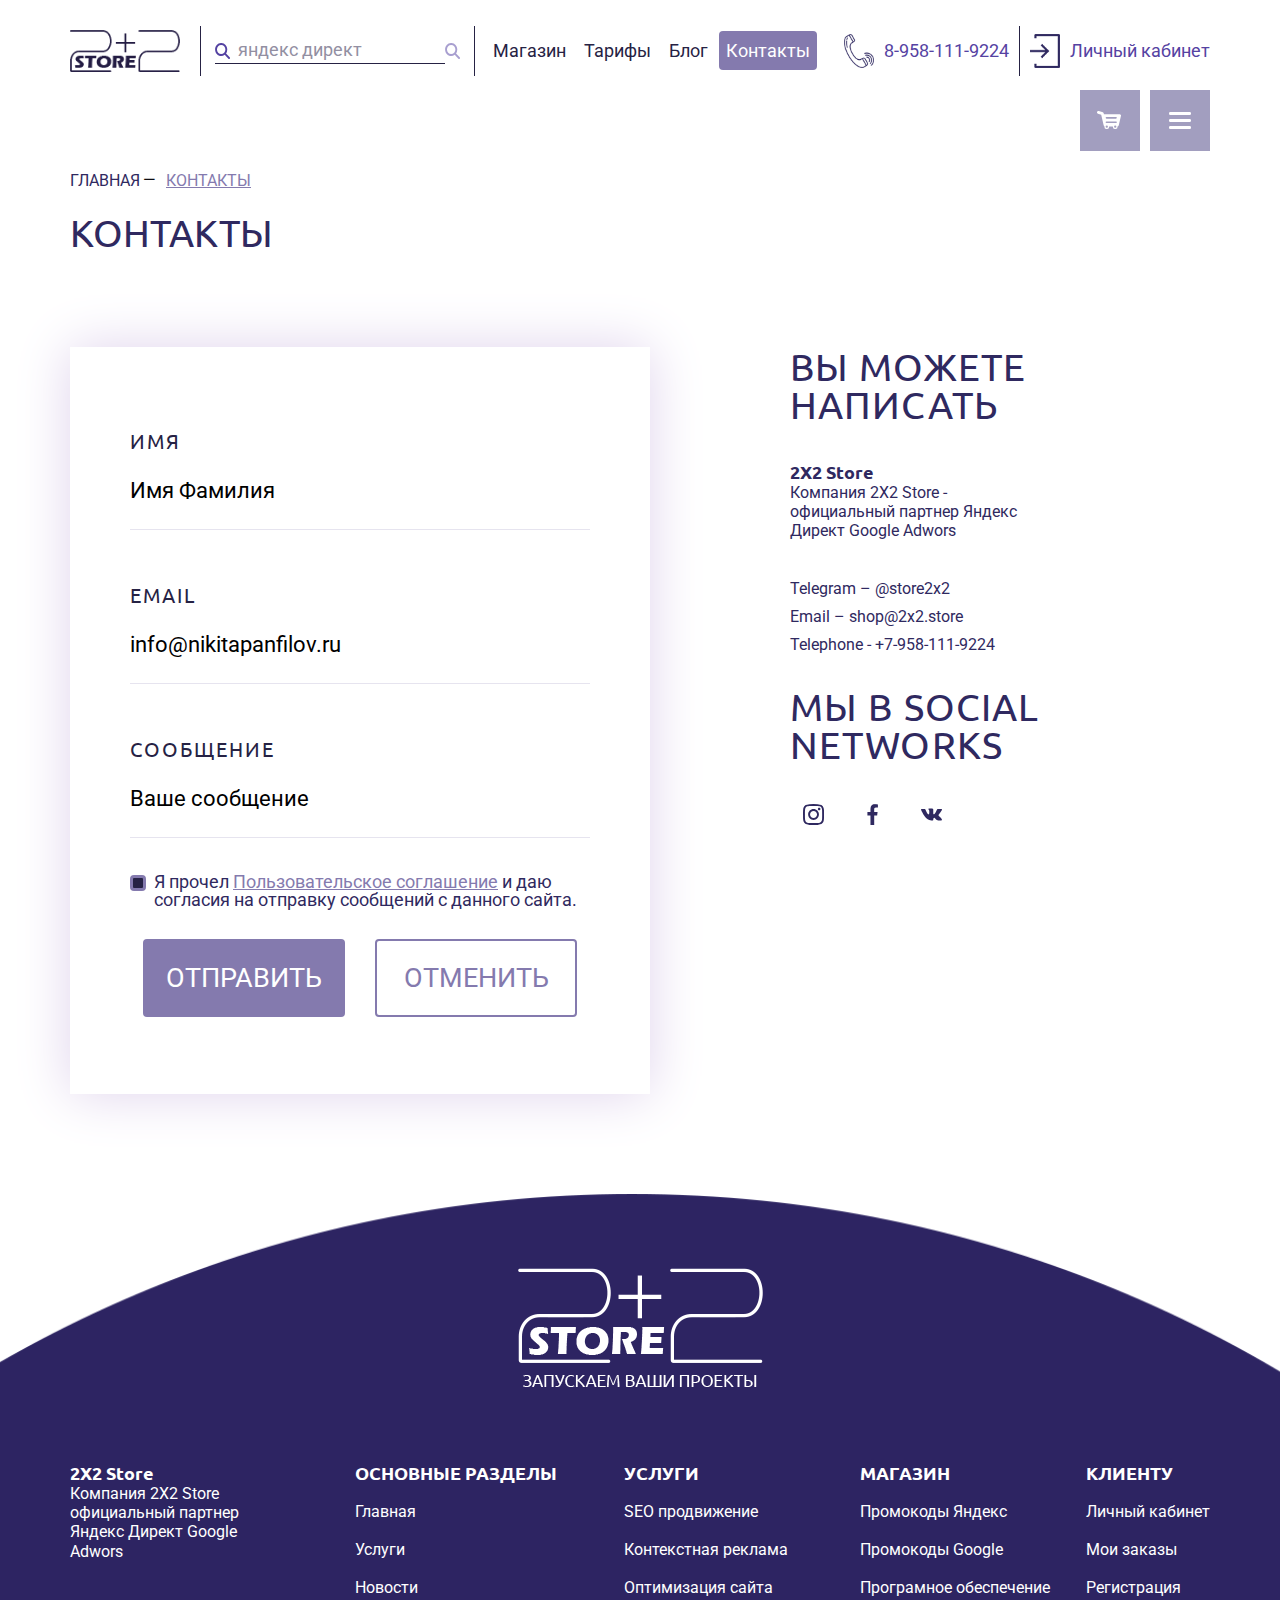
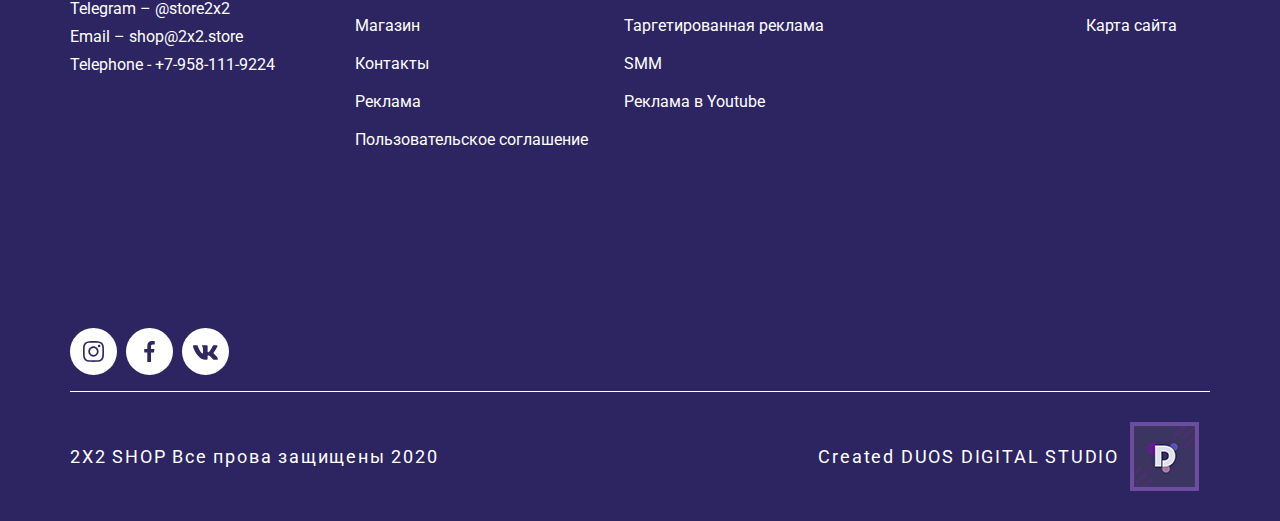
<file: contacts.html>
<!DOCTYPE html>
<html lang="ru">
<head>
	<meta charset="UTF-8">
	<meta name="viewport" content="width=device-width, initial-scale=1, shrink-to-fit=no">
	<meta http-equiv="X-UA-Compatible" content="ie=edge">
	<meta name="description" content="">
	<title>2+2 Store - Контакты</title>
	<!-- Favicon connect start -->
	<link rel="shortcut icon" href="img/favicon/favicon.ico" type="image/x-icon">
	<!-- Favicon connect end -->
	<link href="https://fonts.googleapis.com/css2?family=Lato:wght@300;700&family=Roboto&family=Ubuntu:wght@400;700&display=swap" rel="stylesheet">
	<link rel="stylesheet" href="css/style.min.css">
</head>
<body>
	<!-- Header start -->
	<header class="header header__other-pages">
		<div class="container-min">
			<div class="header__top">
				<div class="header__left">
					<div class="header__logo">
						<a href="index.html" class="header__logo-link">
							<img src="img/logo-other-pages.png" alt="2+2 Store" class="header__logo-pic">
						</a>
					</div>
					<div class="header__search header__search-other">
						 <input type="text" class="search__field search__field-other" placeholder="яндекс директ">
						 <a href="#!" class="search-btn">
						 	<img src="img/svg/search-other-icon.svg" alt="search-btn" class="search-pic">
						 </a>
					</div>
					<nav class="header__nav">
						<ul class="header__list">
							<li class="header__item">
								<a href="catalog.html" class="header__link header__link-other">Магазин</a>
							</li>
							<li class="header__item">
								<a href="#!" class="header__link header__link-other">Тарифы</a>
							</li>
							<li class="header__item">
								<a href="news.html" class="header__link header__link-other">Блог</a>
							</li>
							<li class="header__item">
								<a href="contacts.html" class="header__link header__link-other active">Контакты</a>
							</li>
						</ul>
					</nav>
				</div>
				<div class="header__top-right">
					<div class="header__user">
						<img src="img/phone-icon.png" alt="phone-icon" class="header__phone-icon">
						<a href="tel:89581119224" class="header__user-link">8-958-111-9224</a>
					</div>
					<div class="header__user js-modal-login">
						<img src="img/lk-icon.png" alt="cabinet" class="header__cabinet-icon">
						<a href="#!" class="header__user-link">Личный кабинет</a>
					</div>
				</div>
			</div>
			<div class="header__option">
				<div class="header__option-wrapper">
					<div class="header__option-wrapp-left">

						<div class="header__option-item option--active option-search__btn">
							<img src="img/svg/search-icon.svg" alt="search" class="header__option-search">
							<div class="modal__overlay-search"></div>
						</div>
						<!-- Modal windows Search start -->
						<div class="modal-search">
							<input type="text" class="modal-search__field" placeholder="яндекс директ">
						 	<a href="#!" class="search-btn">
						 		<img src="img/svg/search-icon.svg" alt="search-btn" class="search-pic">
						 	</a>
						</div>
						<!-- Modal windows Search end -->	
					</div>
					<div class="header__option-wrapp">
						<div class="header__option-item option--active option-cart__btn">
							<img src="img/svg/cart-icon.svg" alt="cart" class="header__option-cart">
							<!-- Modal windows Cart start -->
							<div class="modal-cart">
								<h2 class="modal-cart__title section__title">
									ВАША КОРЗИНА
								</h2>
								<p class="modal-cart__subtitle">СПИСОК ТОВАРОВ</p>
								<ul class="modal-cart__list">
									<li class="modal-cart__item">
										<div class="modal-cart__prod-wrapp">
											<p class="modal-cart__prod-name">Промокод Яндекс.Директ 2000+4000</p>
											<svg xmlns="http://www.w3.org/2000/svg" xmlns:xlink="http://www.w3.org/1999/xlink" version="1.1" id="Capa_1" x="0px" y="0px" viewBox="0 0 512 512" class="modal-cart__prod-delet"><g><g>
													<g><path d="M436,60h-90V45c0-24.813-20.187-45-45-45h-90c-24.813,0-45,20.187-45,45v15H76c-24.813,0-45,20.187-45,45v30    c0,8.284,6.716,15,15,15h16.183L88.57,470.945c0.003,0.043,0.007,0.086,0.011,0.129C90.703,494.406,109.97,512,133.396,512    h245.207c23.427,0,42.693-17.594,44.815-40.926c0.004-0.043,0.008-0.086,0.011-0.129L449.817,150H466c8.284,0,15-6.716,15-15v-30    C481,80.187,460.813,60,436,60z M196,45c0-8.271,6.729-15,15-15h90c8.271,0,15,6.729,15,15v15H196V45z M393.537,468.408    c-0.729,7.753-7.142,13.592-14.934,13.592H133.396c-7.792,0-14.204-5.839-14.934-13.592L92.284,150h327.432L393.537,468.408z     M451,120h-15H76H61v-15c0-8.271,6.729-15,15-15h105h150h105c8.271,0,15,6.729,15,15V120z" data-original="#000000" class="active-path" data-old_color="#000000"/></g>
												</g><g>
													<g><path d="M256,180c-8.284,0-15,6.716-15,15v212c0,8.284,6.716,15,15,15s15-6.716,15-15V195C271,186.716,264.284,180,256,180z" data-original="#000000" class="active-path" data-old_color="#000000"/></g>
												</g><g>
													<g><path d="M346,180c-8.284,0-15,6.716-15,15v212c0,8.284,6.716,15,15,15s15-6.716,15-15V195C361,186.716,354.284,180,346,180z" data-original="#000000" class="active-path" data-old_color="#000000"/></g>
												</g><g>
													<g><path d="M166,180c-8.284,0-15,6.716-15,15v212c0,8.284,6.716,15,15,15s15-6.716,15-15V195C181,186.716,174.284,180,166,180z" data-original="#000000" class="active-path" data-old_color="#000000"/></g>
												</g></g>
											</svg>
										</div>
										<div class="modal-cart__divider-line"></div>
										<span class="modal-cart__prod-price">1 500 РУБ</span>
									</li>
									<li class="modal-cart__item">
										<div class="modal-cart__prod-wrapp">
											<p class="modal-cart__prod-name">Промокод Яндекс.Директ 2000+4000</p>
											<svg xmlns="http://www.w3.org/2000/svg" xmlns:xlink="http://www.w3.org/1999/xlink" version="1.1" id="Capa_1" x="0px" y="0px" viewBox="0 0 512 512" class="modal-cart__prod-delet"><g><g>
													<g><path d="M436,60h-90V45c0-24.813-20.187-45-45-45h-90c-24.813,0-45,20.187-45,45v15H76c-24.813,0-45,20.187-45,45v30    c0,8.284,6.716,15,15,15h16.183L88.57,470.945c0.003,0.043,0.007,0.086,0.011,0.129C90.703,494.406,109.97,512,133.396,512    h245.207c23.427,0,42.693-17.594,44.815-40.926c0.004-0.043,0.008-0.086,0.011-0.129L449.817,150H466c8.284,0,15-6.716,15-15v-30    C481,80.187,460.813,60,436,60z M196,45c0-8.271,6.729-15,15-15h90c8.271,0,15,6.729,15,15v15H196V45z M393.537,468.408    c-0.729,7.753-7.142,13.592-14.934,13.592H133.396c-7.792,0-14.204-5.839-14.934-13.592L92.284,150h327.432L393.537,468.408z     M451,120h-15H76H61v-15c0-8.271,6.729-15,15-15h105h150h105c8.271,0,15,6.729,15,15V120z" data-original="#000000" class="active-path" data-old_color="#000000"/></g>
												</g><g>
													<g><path d="M256,180c-8.284,0-15,6.716-15,15v212c0,8.284,6.716,15,15,15s15-6.716,15-15V195C271,186.716,264.284,180,256,180z" data-original="#000000" class="active-path" data-old_color="#000000"/></g>
												</g><g>
													<g><path d="M346,180c-8.284,0-15,6.716-15,15v212c0,8.284,6.716,15,15,15s15-6.716,15-15V195C361,186.716,354.284,180,346,180z" data-original="#000000" class="active-path" data-old_color="#000000"/></g>
												</g><g>
													<g><path d="M166,180c-8.284,0-15,6.716-15,15v212c0,8.284,6.716,15,15,15s15-6.716,15-15V195C181,186.716,174.284,180,166,180z" data-original="#000000" class="active-path" data-old_color="#000000"/></g>
												</g></g>
											</svg>
										</div>
										<div class="modal-cart__divider-line"></div>
										<span class="modal-cart__prod-price">1 500 РУБ</span>
									</li>
									<li class="modal-cart__item">
										<div class="modal-cart__prod-wrapp">
											<p class="modal-cart__prod-name">Промокод Яндекс.Директ 2000+4000</p>
											<svg xmlns="http://www.w3.org/2000/svg" xmlns:xlink="http://www.w3.org/1999/xlink" version="1.1" id="Capa_1" x="0px" y="0px" viewBox="0 0 512 512" class="modal-cart__prod-delet"><g><g>
												<g><path d="M436,60h-90V45c0-24.813-20.187-45-45-45h-90c-24.813,0-45,20.187-45,45v15H76c-24.813,0-45,20.187-45,45v30    c0,8.284,6.716,15,15,15h16.183L88.57,470.945c0.003,0.043,0.007,0.086,0.011,0.129C90.703,494.406,109.97,512,133.396,512    h245.207c23.427,0,42.693-17.594,44.815-40.926c0.004-0.043,0.008-0.086,0.011-0.129L449.817,150H466c8.284,0,15-6.716,15-15v-30    C481,80.187,460.813,60,436,60z M196,45c0-8.271,6.729-15,15-15h90c8.271,0,15,6.729,15,15v15H196V45z M393.537,468.408    c-0.729,7.753-7.142,13.592-14.934,13.592H133.396c-7.792,0-14.204-5.839-14.934-13.592L92.284,150h327.432L393.537,468.408z     M451,120h-15H76H61v-15c0-8.271,6.729-15,15-15h105h150h105c8.271,0,15,6.729,15,15V120z" data-original="#000000" class="active-path" data-old_color="#000000"/></g>
												</g><g>
													<g><path d="M256,180c-8.284,0-15,6.716-15,15v212c0,8.284,6.716,15,15,15s15-6.716,15-15V195C271,186.716,264.284,180,256,180z" data-original="#000000" class="active-path" data-old_color="#000000"/></g>
												</g><g>
													<g><path d="M346,180c-8.284,0-15,6.716-15,15v212c0,8.284,6.716,15,15,15s15-6.716,15-15V195C361,186.716,354.284,180,346,180z" data-original="#000000" class="active-path" data-old_color="#000000"/></g>
												</g><g>
													<g><path d="M166,180c-8.284,0-15,6.716-15,15v212c0,8.284,6.716,15,15,15s15-6.716,15-15V195C181,186.716,174.284,180,166,180z" data-original="#000000" class="active-path" data-old_color="#000000"/></g>
												</g></g>
											</svg>
										</div>
										<div class="modal-cart__divider-line"></div>
										<span class="modal-cart__prod-price">1 500 РУБ</span>
									</li>
								</ul>
								<p class="modal-cart__prod-total">ИТОГ: <span class="modal-cart__total-value">4 500</span> РУБ</p>
								<div class="modal-cart__btn-wrapp">
									<a href="#!" class="modal-cart__btn cart__btn-close">СКРЫТЬ</a>
									<a href="cart.html" class="modal-cart__btn">ОФОРМИТЬ</a>
								</div>
							</div>
							<div class="modal__overlay"></div>
							<!-- Modal windows Cart end -->
						</div>
						<div class="header__option-item option--active option-burger__btn">
							<img src="img/svg/burger-icon.svg" alt="burger" class="header__option-burger">
							<!-- Modal windows Burger start -->
							<div class="modal-burger">
								<h4 class="burger__title">МЕНЮ</h4>
								<ul class="burger__list">
									<li class="burger__item">
										<a href="user-account.html" class="burger__link">Обо мне</a>
									</li>
									<li class="burger__item">
										<a class="burger__link">Блог</a>
									</li>
									<li class="burger__item">
										<a class="burger__link">Тарифы</a>
									</li>
									<li class="burger__item burger__item-shop">
										<div class="burger__item-wrapp">
											<a href="#" class="burger__subtitle">Магазин</a>
											<img src="img/arrow-burger-shop.png" alt="arrow" class="burger__arrow-pic">
										</div>
										<ul class="burger__sub-list">
											<li class="burger__item">
												<a class="burger__link burger__link-shop">Промокоды Яндекс Дерект</a>
											</li>
											<li class="burger__item">
												<a class="burger__link burger__link-shop">Промокоды Google</a>
											</li>
											<li class="burger__item">
												<a class="burger__link burger__link-shop">Программное обеспечение</a>
											</li>
											<li class="burger__item">
												<a class="burger__link burger__link-shop">Игры</a>
											</li>
										</ul>
									</li>
									<li class="burger__item">
										<a class="burger__link">Мои заказы</a>
									</li>
									<li class="burger__item">
										<a class="burger__link">Контакты</a>
									</li>
									<li class="burger__item">
										<a class="burger__link">Выйти</a>
									</li>
								</ul>
								<div class="modal-burger__divider-line"></div>
								<ul class="burger__list-contact">
									<li class="burger__item-contact">
										<img src="img/svg/phone-icon.svg" alt="phone" class="burger__contact-pic">
										<a href="tel:+79581119224" class="burger-contact__link">+7-958-111-9224</a>
									</li>
									<li class="burger__item-contact">
										<img src="img/svg/mail-icon.svg" alt="mail" class="burger__contact-pic">
										<a href="mailto:shop@2x2.store" class="burger-contact__link">shop@2x2.store</a>
									</li>
									<li class="burger__item-contact">
										<img src="img/svg/telegram-icon.svg" alt="telegram" class="burger__contact-pic">
										<a href="tg://resolve?domain=@store2x2" class="burger-contact__link">@store2x2</a>
									</li>
								</ul>
							</div>
							<div class="modal__overlay"></div>
							<!-- Modal windows Burger end -->
						</div>
					</div>
				</div>
			</div>
		</div>
	</header>
	<!-- Header end -->

	<!-- Conacts start -->
	<section class="contacts">
		<div class="container">
			<div class="news-page__top">
				<div class="breadcrumbs">
					<span class="breadcrumbs__item">ГЛАВНАЯ</span>
					<span class="breadcrumbs__item breadcrumbs__item--active">КОНТАКТЫ</span>
				</div>
				<h2 class="page__title section__title">КОНТАКТЫ</h2>
			</div>
		</div>
		<div class="container-min">
			<div class="contacts__wrapp">
				<form action="/" class="feedback-form">
					<label for="username" class="feedback-form__field-name">ИМЯ</label>
					<input type="text" name="Имя" placeholder="Имя Фамилия" class="feedback-form__field">
					<label for="email" class="feedback-form__field-name">EMAIL</label>
					<input type="email" name="Телефон" placeholder="info@nikitapanfilov.ru" required class="feedback-form__field field--required">
					<label for="message" class="feedback-form__field-name">СООБЩЕНИЕ</label>
					<input type="text" name="Сообщение" placeholder="Ваше сообщение" class="feedback-form__field">
					<div class="feedback-form__policy">
						<input type="checkbox" id="policy" name="agree" checked="">
						<label for="policy">
							Я прочел <a href="#!" target="_blank" class="policy-link">Пользовательское соглашение</a> и даю согласия на отправку сообщений с данного сайта.
						</label>
					</div>
					<div class="feedback-form__submit-wrapp">
						<button type="submit" class="feedback-form__submit">ОТПРАВИТЬ</button>
						<button type="submit" class="feedback-form__submit form__submit-second">ОТМЕНИТЬ</button>
					</div>
				</form>
				<div class="contacts__info">
					<h2 class="page__title section__title">ВЫ МОЖЕТЕ НАПИСАТЬ</h2>
					<div class="footer__contacts-info">
						<div class="contacts__info-text">
							<h5 class="company-info__subtitle">2Х2 Store</h5>
							<p class="company-info__desc">Компания 2Х2 Store - официальный партнер Яндекс Директ Google Adwors</p>
						</div>
						<ul class="footer-contacts">
							<li class="footer-contact__item">
								<p class="footer-contact__text">
									Telegram – <a href="tg://resolve?domain=@store2x2" class="footer-contact__link">@store2x2</a>
								</p>
							</li>
							<li class="footer-contact__item">
								<p class="footer-contact__text">
									Email – <a href="mailto:shop@2x2.store" class="footer-contact__link">shop@2x2.store</a>
								</p>
							</li>
							<li class="footer-contact__item">
								<p class="footer-contact__text">
									Telephone - <a href="tel:+79581119224" class="footer-contact__link">+7-958-111-9224</a>
								</p>
							</li>
						</ul>
					</div>
					<div class="contacts__info-media">
						<h2 class="page__title section__title">МЫ В SOCIAL NETWORKS</h2>
						<ul class="products__media-list">
							<li class="products__media-item">
								<a href="#!" class="products__media-link">
									<svg class="products__media-svg" height="511pt" viewBox="0 0 511 511.9" width="511pt" xmlns="http://www.w3.org/2000/svg"><path d="m510.949219 150.5c-1.199219-27.199219-5.597657-45.898438-11.898438-62.101562-6.5-17.199219-16.5-32.597657-29.601562-45.398438-12.800781-13-28.300781-23.101562-45.300781-29.5-16.296876-6.300781-34.898438-10.699219-62.097657-11.898438-27.402343-1.300781-36.101562-1.601562-105.601562-1.601562s-78.199219.300781-105.5 1.5c-27.199219 1.199219-45.898438 5.601562-62.097657 11.898438-17.203124 6.5-32.601562 16.5-45.402343 29.601562-13 12.800781-23.097657 28.300781-29.5 45.300781-6.300781 16.300781-10.699219 34.898438-11.898438 62.097657-1.300781 27.402343-1.601562 36.101562-1.601562 105.601562s.300781 78.199219 1.5 105.5c1.199219 27.199219 5.601562 45.898438 11.902343 62.101562 6.5 17.199219 16.597657 32.597657 29.597657 45.398438 12.800781 13 28.300781 23.101562 45.300781 29.5 16.300781 6.300781 34.898438 10.699219 62.101562 11.898438 27.296876 1.203124 36 1.5 105.5 1.5s78.199219-.296876 105.5-1.5c27.199219-1.199219 45.898438-5.597657 62.097657-11.898438 34.402343-13.300781 61.601562-40.5 74.902343-74.898438 6.296876-16.300781 10.699219-34.902343 11.898438-62.101562 1.199219-27.300781 1.5-36 1.5-105.5s-.101562-78.199219-1.300781-105.5zm-46.097657 209c-1.101562 25-5.300781 38.5-8.800781 47.5-8.601562 22.300781-26.300781 40-48.601562 48.601562-9 3.5-22.597657 7.699219-47.5 8.796876-27 1.203124-35.097657 1.5-103.398438 1.5s-76.5-.296876-103.402343-1.5c-25-1.097657-38.5-5.296876-47.5-8.796876-11.097657-4.101562-21.199219-10.601562-29.398438-19.101562-8.5-8.300781-15-18.300781-19.101562-29.398438-3.5-9-7.699219-22.601562-8.796876-47.5-1.203124-27-1.5-35.101562-1.5-103.402343s.296876-76.5 1.5-103.398438c1.097657-25 5.296876-38.5 8.796876-47.5 4.101562-11.101562 10.601562-21.199219 19.203124-29.402343 8.296876-8.5 18.296876-15 29.398438-19.097657 9-3.5 22.601562-7.699219 47.5-8.800781 27-1.199219 35.101562-1.5 103.398438-1.5 68.402343 0 76.5.300781 103.402343 1.5 25 1.101562 38.5 5.300781 47.5 8.800781 11.097657 4.097657 21.199219 10.597657 29.398438 19.097657 8.5 8.300781 15 18.300781 19.101562 29.402343 3.5 9 7.699219 22.597657 8.800781 47.5 1.199219 27 1.5 35.097657 1.5 103.398438s-.300781 76.300781-1.5 103.300781zm0 0"/><path d="m256.449219 124.5c-72.597657 0-131.5 58.898438-131.5 131.5s58.902343 131.5 131.5 131.5c72.601562 0 131.5-58.898438 131.5-131.5s-58.898438-131.5-131.5-131.5zm0 216.800781c-47.097657 0-85.300781-38.199219-85.300781-85.300781s38.203124-85.300781 85.300781-85.300781c47.101562 0 85.300781 38.199219 85.300781 85.300781s-38.199219 85.300781-85.300781 85.300781zm0 0"/><path d="m423.851562 119.300781c0 16.953125-13.746093 30.699219-30.703124 30.699219-16.953126 0-30.699219-13.746094-30.699219-30.699219 0-16.957031 13.746093-30.699219 30.699219-30.699219 16.957031 0 30.703124 13.742188 30.703124 30.699219zm0 0"/></svg>
								</a>
							</li>
							<li class="products__media-item">
								<a href="" class="products__media-link">
									<svg class="products__media-svg" id="Bold" enable-background="new 0 0 24 24" height="512" viewBox="0 0 24 24" width="512" xmlns="http://www.w3.org/2000/svg"><path d="m15.997 3.985h2.191v-3.816c-.378-.052-1.678-.169-3.192-.169-3.159 0-5.323 1.987-5.323 5.639v3.361h-3.486v4.266h3.486v10.734h4.274v-10.733h3.345l.531-4.266h-3.877v-2.939c.001-1.233.333-2.077 2.051-2.077z"/></svg>
								</a>
							</li>
							<li class="products__media-item">
								<a href="#!" class="products__media-link">
									<svg class="products__media-svg" version="1.1" id="Capa_1" xmlns="http://www.w3.org/2000/svg" xmlns:xlink="http://www.w3.org/1999/xlink" x="0px" y="0px" viewBox="0 0 511.962 511.962" style="enable-background:new 0 0 511.962 511.962;" xml:space="preserve"><g><g><path d="M507.399,370.471c-1.376-2.304-9.888-20.8-50.848-58.816c-42.88-39.808-37.12-33.344,14.528-102.176c31.456-41.92,44.032-67.52,40.096-78.464c-3.744-10.432-26.88-7.68-26.88-7.68l-76.928,0.448c0,0-5.696-0.768-9.952,1.76c-4.128,2.496-6.784,8.256-6.784,8.256s-12.192,32.448-28.448,60.032c-34.272,58.208-48,61.28-53.6,57.664c-13.024-8.416-9.76-33.856-9.76-51.904c0-56.416,8.544-79.936-16.672-86.016c-8.384-2.016-14.528-3.36-35.936-3.584c-27.456-0.288-50.72,0.096-63.872,6.528c-8.768,4.288-15.52,13.856-11.392,14.4c5.088,0.672,16.608,3.104,22.72,11.424c7.904,10.72,7.616,34.848,7.616,34.848s4.544,66.4-10.592,74.656c-10.4,5.664-24.64-5.888-55.2-58.72c-15.648-27.04-27.488-56.96-27.488-56.96s-2.272-5.568-6.336-8.544c-4.928-3.616-11.84-4.768-11.84-4.768l-73.152,0.448c0,0-10.976,0.32-15.008,5.088c-3.584,4.256-0.288,13.024-0.288,13.024s57.28,133.984,122.112,201.536c59.488,61.92,127.008,57.856,127.008,57.856h30.592c0,0,9.248-1.024,13.952-6.112c4.352-4.672,4.192-13.44,4.192-13.44s-0.608-41.056,18.464-47.104c18.784-5.952,42.912,39.68,68.48,57.248c19.328,13.28,34.016,10.368,34.016,10.368l68.384-0.96C488.583,400.807,524.359,398.599,507.399,370.471z"/></g></g><g></g><g></g><g></g><g></g><g></g><g></g><g></g><g></g><g></g><g></g><g></g><g></g><g></g><g></g><g></g></svg>
								</a>
							</li>
						</ul>
					</div>
				</div>
			</div>	
		</div>
	</section>
	<!-- Contacts end -->

	<!-- Footer start -->
	<footer class="footer">
		<div class="container-footer">
			<div class="footer__logo">
				<img src="img/logo-footer.png" alt="Logo 2+2 Store" class="footer__logo-pic">
			</div>
			<div class="footer__main-content">
				<div class="footer__contacts-info">
					<div class="footer__company-info">
						<h5 class="company-info__subtitle">2Х2 Store</h5>
						<p class="company-info__desc">Компания 2Х2 Store официальный партнер Яндекс Директ Google Adwors</p>
					</div>
					<ul class="footer-contacts">
						<li class="footer-contact__item">
							<p class="footer-contact__text">
								Telegram – <a href="tg://resolve?domain=@store2x2" class="footer-contact__link">@store2x2</a>
							</p>
						</li>
						<li class="footer-contact__item">
							<p class="footer-contact__text">
								Email – <a href="mailto:shop@2x2.store" class="footer-contact__link">shop@2x2.store</a>
							</p>
						</li>
						<li class="footer-contact__item">
							<p class="footer-contact__text">
								Telephone - <a href="tel:+79581119224" class="footer-contact__link">+7-958-111-9224</a>
							</p>
						</li>
					</ul>
				</div>
				<nav class="footer__navigation">
					<ul class="footer__menu">
						<li class="footer__menu-item">
							<h4 href="" class="footer__menu-title">ОСНОВНЫЕ РАЗДЕЛЫ</h4>
						</li>
						<li class="footer__menu-item">
							<a href="" class="footer__menu-link">Главная</a>
						</li>
						<li class="footer__menu-item">
							<a href="" class="footer__menu-link">Услуги</a>
						</li>
						<li class="footer__menu-item">
							<a href="" class="footer__menu-link">Новости</a>
						</li>
						<li class="footer__menu-item">
							<a href="" class="footer__menu-link">Магазин</a>
						</li>
						<li class="footer__menu-item">
							<a href="" class="footer__menu-link">Контакты</a>
						</li>
						<li class="footer__menu-item">
							<a href="" class="footer__menu-link">Реклама</a>
						</li>
						<li class="footer__menu-item">
							<a href="" class="footer__menu-link">Пользовательское соглашение</a>
						</li>
					</ul>
					<ul class="footer__menu">
						<li class="footer__menu-item">
							<h4 href="" class="footer__menu-title">УСЛУГИ</h4>
						</li>
						<li class="footer__menu-item">
							<a href="" class="footer__menu-link">SEO продвижение</a>
						</li>
						<li class="footer__menu-item">
							<a href="" class="footer__menu-link">Контекстная реклама</a>
						</li>
						<li class="footer__menu-item">
							<a href="" class="footer__menu-link">Оптимизация сайта</a>
						</li>
						<li class="footer__menu-item">
							<a href="" class="footer__menu-link">Таргетированная реклама</a>
						</li>
						<li class="footer__menu-item">
							<a href="" class="footer__menu-link">SMM</a>
						</li>
						<li class="footer__menu-item">
							<a href="" class="footer__menu-link">Реклама в Youtube</a>
						</li>
					</ul>
					<ul class="footer__menu">
						<li class="footer__menu-item">
							<h4 href="" class="footer__menu-title">МАГАЗИН</h4>
						</li>
						<li class="footer__menu-item">
							<a href="" class="footer__menu-link">Промокоды Яндекс</a>
						</li>
						<li class="footer__menu-item">
							<a href="" class="footer__menu-link">Промокоды Google</a>
						</li>
						<li class="footer__menu-item">
							<a href="" class="footer__menu-link">Програмное обеспечение</a>
						</li>
					</ul>
					<ul class="footer__menu">
						<li class="footer__menu-item">
							<h4 href="" class="footer__menu-title">КЛИЕНТУ</h4>
						</li>
						<li class="footer__menu-item">
							<a href="" class="footer__menu-link">Личный кабинет</a>
						</li>
						<li class="footer__menu-item">
							<a href="" class="footer__menu-link">Мои заказы</a>
						</li>
						<li class="footer__menu-item">
							<a href="" class="footer__menu-link">Регистрация</a>
						</li>
						<li class="footer__menu-item">
							<a href="" class="footer__menu-link">Карта сайта</a>
						</li>
					</ul>
				</nav>
			</div>
			<div class="footer__bottom-content">
				<div class="footer-media">
					<div class="footer-media__box-icon">
						<a href="#!" class="footer-media__link">
							<img src="img/svg/inst-icon.svg" alt="instagram" class="footer-media__icon footer__inst-icon">
						</a>
					</div>
					<div class="footer-media__box-icon">
						<a href="#!" class="footer-media__link">
							<img src="img/svg/fb-icon.svg" alt="facebook" class="footer-media__icon footer__fb-icon">
						</a>
					</div>
					<div class="footer-media__box-icon">
						<a href="#!" class="footer-media__link">
							<img src="img/svg/vk-icon.svg" alt="vkontakte" class="footer-media__icon footer__vk-icon">
						</a>
					</div>
				</div>
				<div class="footer__divider-line"></div>
				<div class="footer__copyright">
					<p class="footer__copyright-owner">2X2 SHOP Все прова защищены 2020</p>
					<div class="footer__copyright-creator">
						<a href="https://d-u-o-s.ru/" class="footer__creator-link">
							<p class="footer__creator-name">Created DUOS DIGITAL STUDIO</p>
							<img src="img/duos-logo.png" alt="DUOS DIGITAL STUDIO" class="footer__creator-logo">
						</a>
					</div>
				</div>
			</div>
		</div>
	</footer>
	<!-- Footer end -->

	<!-- Modal windows Login start -->
	<div class="modal-login">
		<h2 class="modal-login__title section__title">
			ВХОД
		</h2>
		<form action="/" class="modal-login__form">
			<label for="login" class="modal-login__field-name">ЛОГИН</label>
			<input type="text" name="Логин" placeholder="login" class="modal-login__field">
			<label for="password" class="modal-login__field-name">ПАРОЛЬ</label>
			<input type="password" name="Телефон" placeholder="•‎•‎•‎•‎•‎•‎•‎•‎•‎" required class="modal-login__field">
			<div class="modal-login__remember">
				<input type="checkbox" checked="" id="remember">
				<label for="remember">Запомнить меня</label>
			</div>
			<a href="registration.html" class="modal-login__pass-link">Забыли пароль?</a>
			<button type="submit" class="modal-login__submit">ВХОД</button>
		</form>
	</div>
	<div class="modal__overlay"></div>
	<!-- Modal windows Login end -->

	<!-- Connection JS -->
	<script src="https://code.jquery.com/jquery-3.5.1.min.js"></script>
	<script src="js/slick.min.js"></script>
	<script src="js/main.min.js"></script>
</body>
</html>
</file>
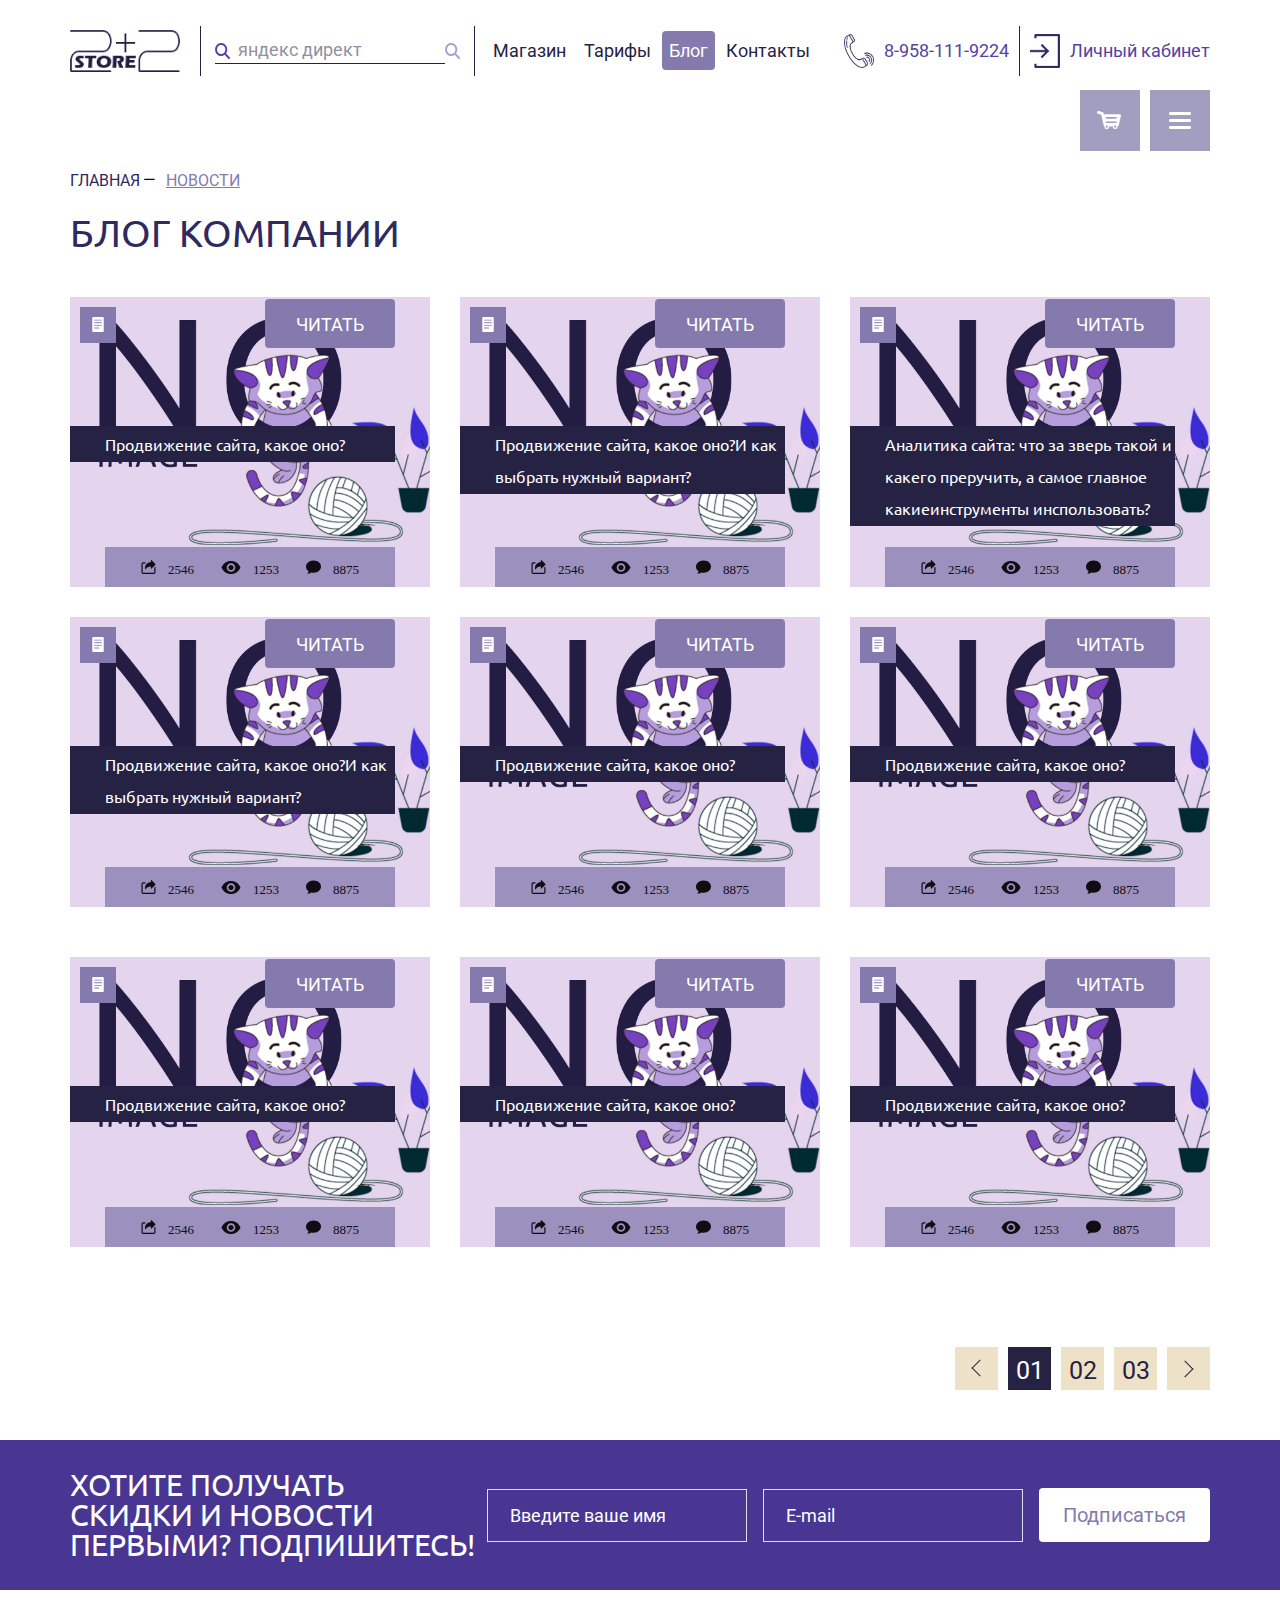
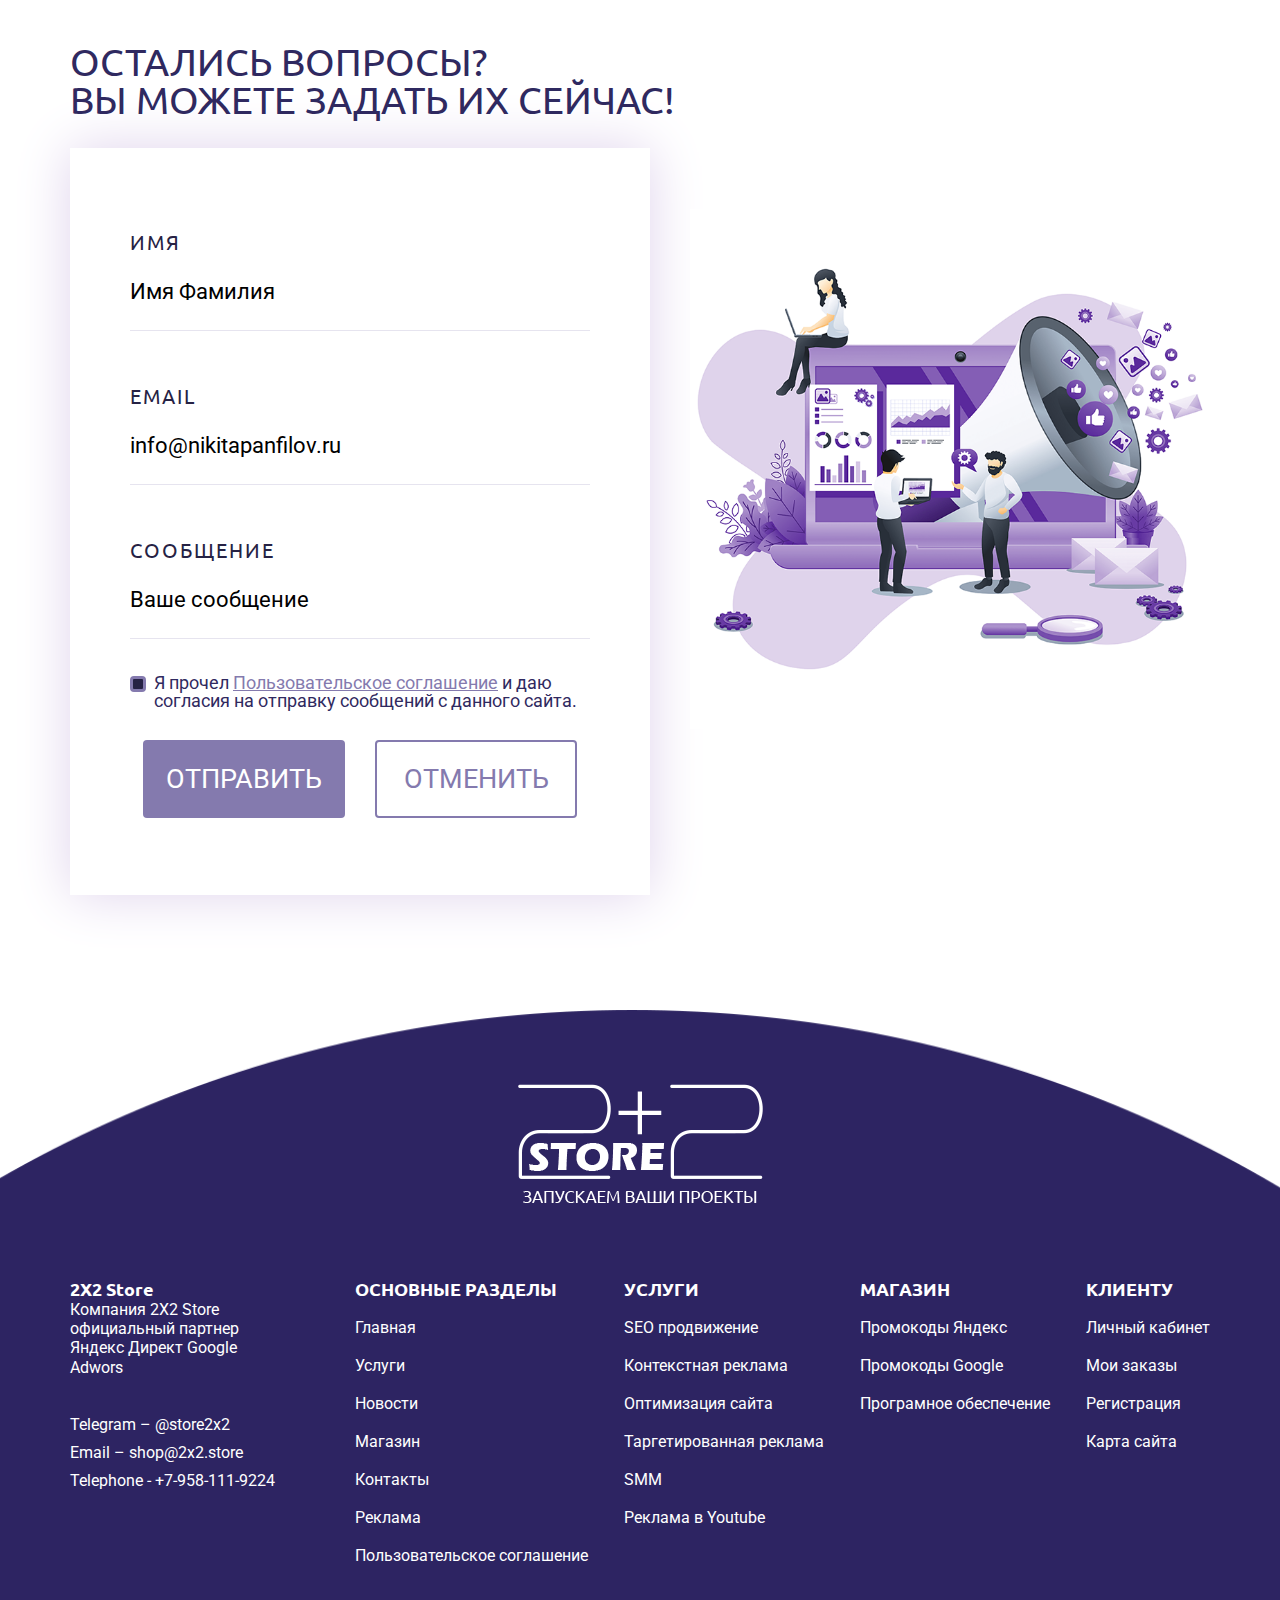
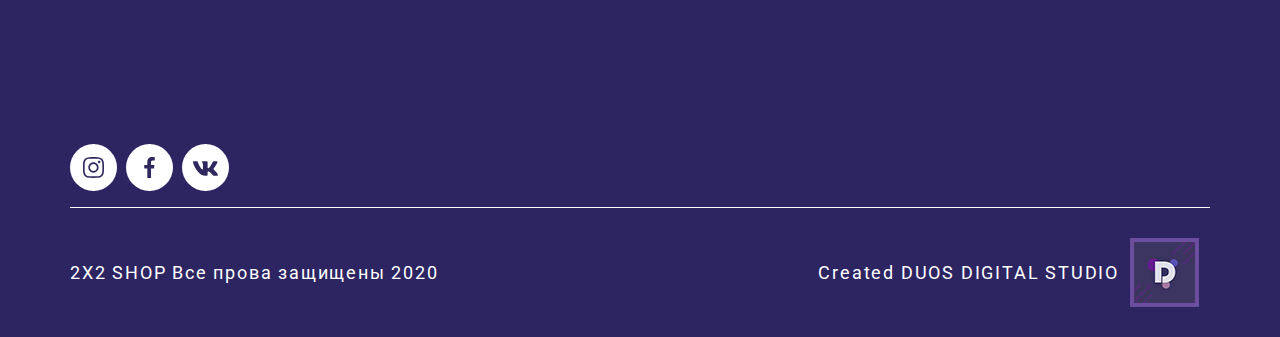
<file: news.html>
<!DOCTYPE html>
<html lang="ru">
<head>
	<meta charset="UTF-8">
	<meta name="viewport" content="width=device-width, initial-scale=1, shrink-to-fit=no">
	<meta http-equiv="X-UA-Compatible" content="ie=edge">
	<meta name="description" content="">
	<title>2+2 Store - Новости</title>
	<!-- Favicon connect start -->
	<link rel="shortcut icon" href="img/favicon/favicon.ico" type="image/x-icon">
	<!-- Favicon connect end -->
	<link href="https://fonts.googleapis.com/css2?family=Lato:wght@300;700&family=Roboto&family=Ubuntu:wght@400;700&display=swap" rel="stylesheet">
	<link rel="stylesheet" href="css/style.min.css">
</head>
<body>
	<!-- Header start -->
	<header class="header header__other-pages">
		<div class="container-min">
			<div class="header__top">
				<div class="header__left">
					<div class="header__logo">
						<a href="index.html" class="header__logo-link">
							<img src="img/logo-other-pages.png" alt="2+2 Store" class="header__logo-pic">
						</a>
					</div>
					<div class="header__search header__search-other">
						 <input type="text" class="search__field search__field-other" placeholder="яндекс директ">
						 <a href="#!" class="search-btn">
						 	<img src="img/svg/search-other-icon.svg" alt="search-btn" class="search-pic">
						 </a>
					</div>
					<nav class="header__nav">
						<ul class="header__list">
							<li class="header__item">
								<a href="catalog.html" class="header__link header__link-other">Магазин</a>
							</li>
							<li class="header__item">
								<a href="#!" class="header__link header__link-other">Тарифы</a>
							</li>
							<li class="header__item">
								<a href="news.html" class="header__link header__link-other active">Блог</a>
							</li>
							<li class="header__item">
								<a href="contacts.html" class="header__link header__link-other">Контакты</a>
							</li>
						</ul>
					</nav>
				</div>
				<div class="header__top-right">
					<div class="header__user">
						<img src="img/phone-icon.png" alt="phone-icon" class="header__phone-icon">
						<a href="tel:89581119224" class="header__user-link">8-958-111-9224</a>
					</div>
					<div class="header__user js-modal-login">
						<img src="img/lk-icon.png" alt="cabinet" class="header__cabinet-icon">
						<a href="#!" class="header__user-link">Личный кабинет</a>
					</div>
				</div>
			</div>
			<div class="header__option">
				<div class="header__option-wrapper">
					<div class="header__option-wrapp-left">

						<div class="header__option-item option--active option-search__btn">
							<img src="img/svg/search-icon.svg" alt="search" class="header__option-search">
							<div class="modal__overlay-search"></div>
						</div>
						<!-- Modal windows Search start -->
						<div class="modal-search">
							<input type="text" class="modal-search__field" placeholder="яндекс директ">
						 	<a href="#!" class="search-btn">
						 		<img src="img/svg/search-icon.svg" alt="search-btn" class="search-pic">
						 	</a>
						</div>
						<!-- Modal windows Search end -->	
					</div>
					<div class="header__option-wrapp">
						<div class="header__option-item option--active option-cart__btn">
							<img src="img/svg/cart-icon.svg" alt="cart" class="header__option-cart">
							<!-- Modal windows Cart start -->
							<div class="modal-cart">
								<h2 class="modal-cart__title section__title">
									ВАША КОРЗИНА
								</h2>
								<p class="modal-cart__subtitle">СПИСОК ТОВАРОВ</p>
								<ul class="modal-cart__list">
									<li class="modal-cart__item">
										<div class="modal-cart__prod-wrapp">
											<p class="modal-cart__prod-name">Промокод Яндекс.Директ 2000+4000</p>
											<svg xmlns="http://www.w3.org/2000/svg" xmlns:xlink="http://www.w3.org/1999/xlink" version="1.1" id="Capa_1" x="0px" y="0px" viewBox="0 0 512 512" class="modal-cart__prod-delet"><g><g>
													<g><path d="M436,60h-90V45c0-24.813-20.187-45-45-45h-90c-24.813,0-45,20.187-45,45v15H76c-24.813,0-45,20.187-45,45v30    c0,8.284,6.716,15,15,15h16.183L88.57,470.945c0.003,0.043,0.007,0.086,0.011,0.129C90.703,494.406,109.97,512,133.396,512    h245.207c23.427,0,42.693-17.594,44.815-40.926c0.004-0.043,0.008-0.086,0.011-0.129L449.817,150H466c8.284,0,15-6.716,15-15v-30    C481,80.187,460.813,60,436,60z M196,45c0-8.271,6.729-15,15-15h90c8.271,0,15,6.729,15,15v15H196V45z M393.537,468.408    c-0.729,7.753-7.142,13.592-14.934,13.592H133.396c-7.792,0-14.204-5.839-14.934-13.592L92.284,150h327.432L393.537,468.408z     M451,120h-15H76H61v-15c0-8.271,6.729-15,15-15h105h150h105c8.271,0,15,6.729,15,15V120z" data-original="#000000" class="active-path" data-old_color="#000000"/></g>
												</g><g>
													<g><path d="M256,180c-8.284,0-15,6.716-15,15v212c0,8.284,6.716,15,15,15s15-6.716,15-15V195C271,186.716,264.284,180,256,180z" data-original="#000000" class="active-path" data-old_color="#000000"/></g>
												</g><g>
													<g><path d="M346,180c-8.284,0-15,6.716-15,15v212c0,8.284,6.716,15,15,15s15-6.716,15-15V195C361,186.716,354.284,180,346,180z" data-original="#000000" class="active-path" data-old_color="#000000"/></g>
												</g><g>
													<g><path d="M166,180c-8.284,0-15,6.716-15,15v212c0,8.284,6.716,15,15,15s15-6.716,15-15V195C181,186.716,174.284,180,166,180z" data-original="#000000" class="active-path" data-old_color="#000000"/></g>
												</g></g>
											</svg>
										</div>
										<div class="modal-cart__divider-line"></div>
										<span class="modal-cart__prod-price">1 500 РУБ</span>
									</li>
									<li class="modal-cart__item">
										<div class="modal-cart__prod-wrapp">
											<p class="modal-cart__prod-name">Промокод Яндекс.Директ 2000+4000</p>
											<svg xmlns="http://www.w3.org/2000/svg" xmlns:xlink="http://www.w3.org/1999/xlink" version="1.1" id="Capa_1" x="0px" y="0px" viewBox="0 0 512 512" class="modal-cart__prod-delet"><g><g>
													<g><path d="M436,60h-90V45c0-24.813-20.187-45-45-45h-90c-24.813,0-45,20.187-45,45v15H76c-24.813,0-45,20.187-45,45v30    c0,8.284,6.716,15,15,15h16.183L88.57,470.945c0.003,0.043,0.007,0.086,0.011,0.129C90.703,494.406,109.97,512,133.396,512    h245.207c23.427,0,42.693-17.594,44.815-40.926c0.004-0.043,0.008-0.086,0.011-0.129L449.817,150H466c8.284,0,15-6.716,15-15v-30    C481,80.187,460.813,60,436,60z M196,45c0-8.271,6.729-15,15-15h90c8.271,0,15,6.729,15,15v15H196V45z M393.537,468.408    c-0.729,7.753-7.142,13.592-14.934,13.592H133.396c-7.792,0-14.204-5.839-14.934-13.592L92.284,150h327.432L393.537,468.408z     M451,120h-15H76H61v-15c0-8.271,6.729-15,15-15h105h150h105c8.271,0,15,6.729,15,15V120z" data-original="#000000" class="active-path" data-old_color="#000000"/></g>
												</g><g>
													<g><path d="M256,180c-8.284,0-15,6.716-15,15v212c0,8.284,6.716,15,15,15s15-6.716,15-15V195C271,186.716,264.284,180,256,180z" data-original="#000000" class="active-path" data-old_color="#000000"/></g>
												</g><g>
													<g><path d="M346,180c-8.284,0-15,6.716-15,15v212c0,8.284,6.716,15,15,15s15-6.716,15-15V195C361,186.716,354.284,180,346,180z" data-original="#000000" class="active-path" data-old_color="#000000"/></g>
												</g><g>
													<g><path d="M166,180c-8.284,0-15,6.716-15,15v212c0,8.284,6.716,15,15,15s15-6.716,15-15V195C181,186.716,174.284,180,166,180z" data-original="#000000" class="active-path" data-old_color="#000000"/></g>
												</g></g>
											</svg>
										</div>
										<div class="modal-cart__divider-line"></div>
										<span class="modal-cart__prod-price">1 500 РУБ</span>
									</li>
									<li class="modal-cart__item">
										<div class="modal-cart__prod-wrapp">
											<p class="modal-cart__prod-name">Промокод Яндекс.Директ 2000+4000</p>
											<svg xmlns="http://www.w3.org/2000/svg" xmlns:xlink="http://www.w3.org/1999/xlink" version="1.1" id="Capa_1" x="0px" y="0px" viewBox="0 0 512 512" class="modal-cart__prod-delet"><g><g>
												<g><path d="M436,60h-90V45c0-24.813-20.187-45-45-45h-90c-24.813,0-45,20.187-45,45v15H76c-24.813,0-45,20.187-45,45v30    c0,8.284,6.716,15,15,15h16.183L88.57,470.945c0.003,0.043,0.007,0.086,0.011,0.129C90.703,494.406,109.97,512,133.396,512    h245.207c23.427,0,42.693-17.594,44.815-40.926c0.004-0.043,0.008-0.086,0.011-0.129L449.817,150H466c8.284,0,15-6.716,15-15v-30    C481,80.187,460.813,60,436,60z M196,45c0-8.271,6.729-15,15-15h90c8.271,0,15,6.729,15,15v15H196V45z M393.537,468.408    c-0.729,7.753-7.142,13.592-14.934,13.592H133.396c-7.792,0-14.204-5.839-14.934-13.592L92.284,150h327.432L393.537,468.408z     M451,120h-15H76H61v-15c0-8.271,6.729-15,15-15h105h150h105c8.271,0,15,6.729,15,15V120z" data-original="#000000" class="active-path" data-old_color="#000000"/></g>
												</g><g>
													<g><path d="M256,180c-8.284,0-15,6.716-15,15v212c0,8.284,6.716,15,15,15s15-6.716,15-15V195C271,186.716,264.284,180,256,180z" data-original="#000000" class="active-path" data-old_color="#000000"/></g>
												</g><g>
													<g><path d="M346,180c-8.284,0-15,6.716-15,15v212c0,8.284,6.716,15,15,15s15-6.716,15-15V195C361,186.716,354.284,180,346,180z" data-original="#000000" class="active-path" data-old_color="#000000"/></g>
												</g><g>
													<g><path d="M166,180c-8.284,0-15,6.716-15,15v212c0,8.284,6.716,15,15,15s15-6.716,15-15V195C181,186.716,174.284,180,166,180z" data-original="#000000" class="active-path" data-old_color="#000000"/></g>
												</g></g>
											</svg>
										</div>
										<div class="modal-cart__divider-line"></div>
										<span class="modal-cart__prod-price">1 500 РУБ</span>
									</li>
								</ul>
								<p class="modal-cart__prod-total">ИТОГ: <span class="modal-cart__total-value">4 500</span> РУБ</p>
								<div class="modal-cart__btn-wrapp">
									<a href="#!" class="modal-cart__btn cart__btn-close">СКРЫТЬ</a>
									<a href="cart.html" class="modal-cart__btn">ОФОРМИТЬ</a>
								</div>
							</div>
							<div class="modal__overlay"></div>
							<!-- Modal windows Cart end -->
						</div>
						<div class="header__option-item option--active option-burger__btn">
							<img src="img/svg/burger-icon.svg" alt="burger" class="header__option-burger">
							<!-- Modal windows Burger start -->
							<div class="modal-burger">
								<h4 class="burger__title">МЕНЮ</h4>
								<ul class="burger__list">
									<li class="burger__item">
										<a href="user-account.html" class="burger__link">Обо мне</a>
									</li>
									<li class="burger__item">
										<a class="burger__link">Блог</a>
									</li>
									<li class="burger__item">
										<a class="burger__link">Тарифы</a>
									</li>
									<li class="burger__item burger__item-shop">
										<div class="burger__item-wrapp">
											<a href="#" class="burger__subtitle">Магазин</a>
											<img src="img/arrow-burger-shop.png" alt="arrow" class="burger__arrow-pic">
										</div>
										<ul class="burger__sub-list">
											<li class="burger__item">
												<a class="burger__link burger__link-shop">Промокоды Яндекс Дерект</a>
											</li>
											<li class="burger__item">
												<a class="burger__link burger__link-shop">Промокоды Google</a>
											</li>
											<li class="burger__item">
												<a class="burger__link burger__link-shop">Программное обеспечение</a>
											</li>
											<li class="burger__item">
												<a class="burger__link burger__link-shop">Игры</a>
											</li>
										</ul>
									</li>
									<li class="burger__item">
										<a class="burger__link">Мои заказы</a>
									</li>
									<li class="burger__item">
										<a class="burger__link">Контакты</a>
									</li>
									<li class="burger__item">
										<a class="burger__link">Выйти</a>
									</li>
								</ul>
								<div class="modal-burger__divider-line"></div>
								<ul class="burger__list-contact">
									<li class="burger__item-contact">
										<img src="img/svg/phone-icon.svg" alt="phone" class="burger__contact-pic">
										<a href="tel:+79581119224" class="burger-contact__link">+7-958-111-9224</a>
									</li>
									<li class="burger__item-contact">
										<img src="img/svg/mail-icon.svg" alt="mail" class="burger__contact-pic">
										<a href="mailto:shop@2x2.store" class="burger-contact__link">shop@2x2.store</a>
									</li>
									<li class="burger__item-contact">
										<img src="img/svg/telegram-icon.svg" alt="telegram" class="burger__contact-pic">
										<a href="tg://resolve?domain=@store2x2" class="burger-contact__link">@store2x2</a>
									</li>
								</ul>
							</div>
							<div class="modal__overlay"></div>
							<!-- Modal windows Burger end -->
						</div>
					</div>
				</div>
			</div>
		</div>
	</header>
	<!-- Header end -->

	<!-- News page start -->
	<section class="news-page">
		<div class="container">
			<div class="news-page__top">
				<div class="breadcrumbs">
					<span class="breadcrumbs__item">ГЛАВНАЯ</span>
					<span class="breadcrumbs__item breadcrumbs__item--active">НОВОСТИ</span>
				</div>
				<h2 class="page__title section__title">БЛОГ КОМПАНИИ</h2>
			</div>
			<div class="news-page__cards">
				<ul class="news-cards">
					<li class="news-card">
						<div class="news-card__top-option">
							<div class="news-card__sign">
								<img src="img/svg/news-icon.svg" alt="News icon" class="news-card__sign-icon">
							</div>
							<a href="open-news.html" class="news-card__btn">ЧИТАТЬ</a>
						</div>
						<a href="#!" class="news-card__subtitle-link">
							<h4 class="news-card__subtitle">
								Продвижение сайта, какое оно?
							</h4>
						</a>
						<div class="news-card__stats">
							<div class="news-card__wrapp">
								<img src="img/svg/share-icon.svg" alt="share" class="news-card__share-icon">
								<span class="news-card__value">2546</span>
							</div>
							<div class="news-card__wrapp">
								<img src="img/svg/view-icon.svg" alt="view" class="news-card__view-icon">
								<span class="news-card__value">1253</span>
							</div>
							<div class="news-card__wrapp">
								<img src="img/svg/comment-icon.svg" alt="comment" class="news-card__share-icon">
								<span class="news-card__value">8875</span>
							</div>
						</div>
					</li>
					<li class="news-card">
						<div class="news-card__top-option">
							<div class="news-card__sign">
								<img src="img/svg/news-icon.svg" alt="News icon" class="news-card__sign-icon">
							</div>
							<a href="open-news.html" class="news-card__btn">ЧИТАТЬ</a>
						</div>
						<a href="#!" class="news-card__subtitle-link">
							<h4 class="news-card__subtitle">
								Продвижение сайта, какое оно?<br>И как выбрать нужный вариант?
							</h4>
						</a>
						<div class="news-card__stats">
							<div class="news-card__wrapp">
								<img src="img/svg/share-icon.svg" alt="share" class="news-card__share-icon">
								<span class="news-card__value">2546</span>
							</div>
							<div class="news-card__wrapp">
								<img src="img/svg/view-icon.svg" alt="view" class="news-card__view-icon">
								<span class="news-card__value">1253</span>
							</div>
							<div class="news-card__wrapp">
								<img src="img/svg/comment-icon.svg" alt="comment" class="news-card__share-icon">
								<span class="news-card__value">8875</span>
							</div>
						</div>
					</li>
					<li class="news-card">
						<div class="news-card__top-option">
							<div class="news-card__sign">
								<img src="img/svg/news-icon.svg" alt="News icon" class="news-card__sign-icon">
							</div>
							<a href="open-news.html" class="news-card__btn">ЧИТАТЬ</a>
						</div>
						<a href="#!" class="news-card__subtitle-link">
							<h4 class="news-card__subtitle">
								Аналитика сайта: что за зверь такой и как<br>его преручить, а самое главное какие<br>инструменты инспользовать?
							</h4>
						</a>
						<div class="news-card__stats">
							<div class="news-card__wrapp">
								<img src="img/svg/share-icon.svg" alt="share" class="news-card__share-icon">
								<span class="news-card__value">2546</span>
							</div>
							<div class="news-card__wrapp">
								<img src="img/svg/view-icon.svg" alt="view" class="news-card__view-icon">
								<span class="news-card__value">1253</span>
							</div>
							<div class="news-card__wrapp">
								<img src="img/svg/comment-icon.svg" alt="comment" class="news-card__share-icon">
								<span class="news-card__value">8875</span>
							</div>
						</div>
					</li>
					<li class="news-card">
						<div class="news-card__top-option">
							<div class="news-card__sign">
								<img src="img/svg/news-icon.svg" alt="News icon" class="news-card__sign-icon">
							</div>
							<a href="open-news.html" class="news-card__btn">ЧИТАТЬ</a>
						</div>
						<a href="#!" class="news-card__subtitle-link">
							<h4 class="news-card__subtitle">
								Продвижение сайта, какое оно?<br>И как выбрать нужный вариант?
							</h4>
						</a>
						<div class="news-card__stats">
							<div class="news-card__wrapp">
								<img src="img/svg/share-icon.svg" alt="share" class="news-card__share-icon">
								<span class="news-card__value">2546</span>
							</div>
							<div class="news-card__wrapp">
								<img src="img/svg/view-icon.svg" alt="view" class="news-card__view-icon">
								<span class="news-card__value">1253</span>
							</div>
							<div class="news-card__wrapp">
								<img src="img/svg/comment-icon.svg" alt="comment" class="news-card__share-icon">
								<span class="news-card__value">8875</span>
							</div>
						</div>
					</li>
					<li class="news-card">
						<div class="news-card__top-option">
							<div class="news-card__sign">
								<img src="img/svg/news-icon.svg" alt="News icon" class="news-card__sign-icon">
							</div>
							<a href="open-news.html" class="news-card__btn">ЧИТАТЬ</a>
						</div>
						<a href="#!" class="news-card__subtitle-link">
							<h4 class="news-card__subtitle">
								Продвижение сайта, какое оно?
							</h4>
						</a>
						<div class="news-card__stats">
							<div class="news-card__wrapp">
								<img src="img/svg/share-icon.svg" alt="share" class="news-card__share-icon">
								<span class="news-card__value">2546</span>
							</div>
							<div class="news-card__wrapp">
								<img src="img/svg/view-icon.svg" alt="view" class="news-card__view-icon">
								<span class="news-card__value">1253</span>
							</div>
							<div class="news-card__wrapp">
								<img src="img/svg/comment-icon.svg" alt="comment" class="news-card__share-icon">
								<span class="news-card__value">8875</span>
							</div>
						</div>
					</li>
					<li class="news-card">
						<div class="news-card__top-option">
							<div class="news-card__sign">
								<img src="img/svg/news-icon.svg" alt="News icon" class="news-card__sign-icon">
							</div>
							<a href="open-news.html" class="news-card__btn">ЧИТАТЬ</a>
						</div>
						<a href="#!" class="news-card__subtitle-link">
							<h4 class="news-card__subtitle">
								Продвижение сайта, какое оно?
							</h4>
						</a>
						<div class="news-card__stats">
							<div class="news-card__wrapp">
								<img src="img/svg/share-icon.svg" alt="share" class="news-card__share-icon">
								<span class="news-card__value">2546</span>
							</div>
							<div class="news-card__wrapp">
								<img src="img/svg/view-icon.svg" alt="view" class="news-card__view-icon">
								<span class="news-card__value">1253</span>
							</div>
							<div class="news-card__wrapp">
								<img src="img/svg/comment-icon.svg" alt="comment" class="news-card__share-icon">
								<span class="news-card__value">8875</span>
							</div>
						</div>
					</li>
					<li class="news-card">
						<div class="news-card__top-option">
							<div class="news-card__sign">
								<img src="img/svg/news-icon.svg" alt="News icon" class="news-card__sign-icon">
							</div>
							<a href="open-news.html" class="news-card__btn">ЧИТАТЬ</a>
						</div>
						<a href="#!" class="news-card__subtitle-link">
							<h4 class="news-card__subtitle">
								Продвижение сайта, какое оно?
							</h4>
						</a>
						<div class="news-card__stats">
							<div class="news-card__wrapp">
								<img src="img/svg/share-icon.svg" alt="share" class="news-card__share-icon">
								<span class="news-card__value">2546</span>
							</div>
							<div class="news-card__wrapp">
								<img src="img/svg/view-icon.svg" alt="view" class="news-card__view-icon">
								<span class="news-card__value">1253</span>
							</div>
							<div class="news-card__wrapp">
								<img src="img/svg/comment-icon.svg" alt="comment" class="news-card__share-icon">
								<span class="news-card__value">8875</span>
							</div>
						</div>
					</li>
					<li class="news-card">
						<div class="news-card__top-option">
							<div class="news-card__sign">
								<img src="img/svg/news-icon.svg" alt="News icon" class="news-card__sign-icon">
							</div>
							<a href="open-news.html" class="news-card__btn">ЧИТАТЬ</a>
						</div>
						<a href="#!" class="news-card__subtitle-link">
							<h4 class="news-card__subtitle">
								Продвижение сайта, какое оно?
							</h4>
						</a>
						<div class="news-card__stats">
							<div class="news-card__wrapp">
								<img src="img/svg/share-icon.svg" alt="share" class="news-card__share-icon">
								<span class="news-card__value">2546</span>
							</div>
							<div class="news-card__wrapp">
								<img src="img/svg/view-icon.svg" alt="view" class="news-card__view-icon">
								<span class="news-card__value">1253</span>
							</div>
							<div class="news-card__wrapp">
								<img src="img/svg/comment-icon.svg" alt="comment" class="news-card__share-icon">
								<span class="news-card__value">8875</span>
							</div>
						</div>
					</li>
					<li class="news-card">
						<div class="news-card__top-option">
							<div class="news-card__sign">
								<img src="img/svg/news-icon.svg" alt="News icon" class="news-card__sign-icon">
							</div>
							<a href="open-news.html" class="news-card__btn">ЧИТАТЬ</a>
						</div>
						<a href="#!" class="news-card__subtitle-link">
							<h4 class="news-card__subtitle">
								Продвижение сайта, какое оно?
							</h4>
						</a>
						<div class="news-card__stats">
							<div class="news-card__wrapp">
								<img src="img/svg/share-icon.svg" alt="share" class="news-card__share-icon">
								<span class="news-card__value">2546</span>
							</div>
							<div class="news-card__wrapp">
								<img src="img/svg/view-icon.svg" alt="view" class="news-card__view-icon">
								<span class="news-card__value">1253</span>
							</div>
							<div class="news-card__wrapp">
								<img src="img/svg/comment-icon.svg" alt="comment" class="news-card__share-icon">
								<span class="news-card__value">8875</span>
							</div>
						</div>
					</li>
				</ul>
				<div class="catalog__pagination">
					<a href="#!" class="catalog__pagination-prev"></a>
					<span class="catalog__pagination-item pagination--active">01</span>
					<a href="#!" class="catalog__pagination-item">02</a>
					<a href="#!" class="catalog__pagination-item">03</a>
					<a href="#!" class="catalog__pagination-next"></a>
				</div>
			</div>
		</div>
	</section>
	<!-- News page start -->

	<!-- Newsletter start -->
	<section class="newsletter">
		<div class="container-min">
			<div class="newsletter__wrapp">
				<h2 class="newsletter__title">
					ХОТИТЕ ПОЛУЧАТЬ<br>СКИДКИ И НОВОСТИ ПЕРВЫМИ? ПОДПИШИТЕСЬ!
				</h2>
				<form class="newsletter-form">
					<input type="text" name="Имя" placeholder="Введите ваше имя" required class="newsletter-form__field">
					<input type="email" name="Телефон" placeholder="E-mail" required class="newsletter-form__field">
					<button type="submit" class="newsletter-form__submit">Подписаться</button>
				</form>
			</div> 
		</div>
	</section>
	<!-- Newsletter end -->

	<!-- Feedback start	 -->
	<section class="feedback">
		<div class="container-min">
			<div class="feedback__wrapp">
				<div class="feedback__forms">
					<h2 class="feedback__title section__title">ОСТАЛИСЬ ВОПРОСЫ?<br>ВЫ МОЖЕТЕ ЗАДАТЬ ИХ СЕЙЧАС!</h2>
					<form action="/" class="feedback-form">
						<label for="username" class="feedback-form__field-name">ИМЯ</label>
						<input type="text" name="Имя" placeholder="Имя Фамилия" class="feedback-form__field">
						<label for="email" class="feedback-form__field-name">EMAIL</label>
						<input type="email" name="Телефон" placeholder="info@nikitapanfilov.ru" required class="feedback-form__field field--required">
						<label for="message" class="feedback-form__field-name">СООБЩЕНИЕ</label>
						<input type="text" name="Сообщение" placeholder="Ваше сообщение" class="feedback-form__field">
						<div class="feedback-form__policy">
							<input type="checkbox" id="policy" name="agree" checked="">
							<label for="policy">
								Я прочел <a href="#!" target="_blank" class="policy-link">Пользовательское соглашение</a> и даю согласия на отправку сообщений с данного сайта.
							</label>
						</div>
						<div class="feedback-form__submit-wrapp">
							<button type="submit" class="feedback-form__submit">ОТПРАВИТЬ</button>
							<button type="submit" class="feedback-form__submit form__submit-second">ОТМЕНИТЬ</button>
						</div>
					</form>
				</div>
				<div class="feedback__picture">
					<img src="img/feedback-pic.png" alt="Feedback illustration" class="feedback__pucture-pic">
				</div>
			</div>
		</div>
	</section>
	<!-- Feedback end	 -->

	<!-- Footer start -->
	<footer class="footer">
		<div class="container-footer">
			<div class="footer__logo">
				<img src="img/logo-footer.png" alt="Logo 2+2 Store" class="footer__logo-pic">
			</div>
			<div class="footer__main-content">
				<div class="footer__contacts-info">
					<div class="footer__company-info">
						<h5 class="company-info__subtitle">2Х2 Store</h5>
						<p class="company-info__desc">Компания 2Х2 Store официальный партнер Яндекс Директ Google Adwors</p>
					</div>
					<ul class="footer-contacts">
						<li class="footer-contact__item">
							<p class="footer-contact__text">
								Telegram – <a href="tg://resolve?domain=@store2x2" class="footer-contact__link">@store2x2</a>
							</p>
						</li>
						<li class="footer-contact__item">
							<p class="footer-contact__text">
								Email – <a href="mailto:shop@2x2.store" class="footer-contact__link">shop@2x2.store</a>
							</p>
						</li>
						<li class="footer-contact__item">
							<p class="footer-contact__text">
								Telephone - <a href="tel:+79581119224" class="footer-contact__link">+7-958-111-9224</a>
							</p>
						</li>
					</ul>
				</div>
				<nav class="footer__navigation">
					<ul class="footer__menu">
						<li class="footer__menu-item">
							<h4 href="" class="footer__menu-title">ОСНОВНЫЕ РАЗДЕЛЫ</h4>
						</li>
						<li class="footer__menu-item">
							<a href="" class="footer__menu-link">Главная</a>
						</li>
						<li class="footer__menu-item">
							<a href="" class="footer__menu-link">Услуги</a>
						</li>
						<li class="footer__menu-item">
							<a href="" class="footer__menu-link">Новости</a>
						</li>
						<li class="footer__menu-item">
							<a href="" class="footer__menu-link">Магазин</a>
						</li>
						<li class="footer__menu-item">
							<a href="" class="footer__menu-link">Контакты</a>
						</li>
						<li class="footer__menu-item">
							<a href="" class="footer__menu-link">Реклама</a>
						</li>
						<li class="footer__menu-item">
							<a href="" class="footer__menu-link">Пользовательское соглашение</a>
						</li>
					</ul>
					<ul class="footer__menu">
						<li class="footer__menu-item">
							<h4 href="" class="footer__menu-title">УСЛУГИ</h4>
						</li>
						<li class="footer__menu-item">
							<a href="" class="footer__menu-link">SEO продвижение</a>
						</li>
						<li class="footer__menu-item">
							<a href="" class="footer__menu-link">Контекстная реклама</a>
						</li>
						<li class="footer__menu-item">
							<a href="" class="footer__menu-link">Оптимизация сайта</a>
						</li>
						<li class="footer__menu-item">
							<a href="" class="footer__menu-link">Таргетированная реклама</a>
						</li>
						<li class="footer__menu-item">
							<a href="" class="footer__menu-link">SMM</a>
						</li>
						<li class="footer__menu-item">
							<a href="" class="footer__menu-link">Реклама в Youtube</a>
						</li>
					</ul>
					<ul class="footer__menu">
						<li class="footer__menu-item">
							<h4 href="" class="footer__menu-title">МАГАЗИН</h4>
						</li>
						<li class="footer__menu-item">
							<a href="" class="footer__menu-link">Промокоды Яндекс</a>
						</li>
						<li class="footer__menu-item">
							<a href="" class="footer__menu-link">Промокоды Google</a>
						</li>
						<li class="footer__menu-item">
							<a href="" class="footer__menu-link">Програмное обеспечение</a>
						</li>
					</ul>
					<ul class="footer__menu">
						<li class="footer__menu-item">
							<h4 href="" class="footer__menu-title">КЛИЕНТУ</h4>
						</li>
						<li class="footer__menu-item">
							<a href="" class="footer__menu-link">Личный кабинет</a>
						</li>
						<li class="footer__menu-item">
							<a href="" class="footer__menu-link">Мои заказы</a>
						</li>
						<li class="footer__menu-item">
							<a href="" class="footer__menu-link">Регистрация</a>
						</li>
						<li class="footer__menu-item">
							<a href="" class="footer__menu-link">Карта сайта</a>
						</li>
					</ul>
				</nav>
			</div>
			<div class="footer__bottom-content">
				<div class="footer-media">
					<div class="footer-media__box-icon">
						<a href="#!" class="footer-media__link">
							<img src="img/svg/inst-icon.svg" alt="instagram" class="footer-media__icon footer__inst-icon">
						</a>
					</div>
					<div class="footer-media__box-icon">
						<a href="#!" class="footer-media__link">
							<img src="img/svg/fb-icon.svg" alt="facebook" class="footer-media__icon footer__fb-icon">
						</a>
					</div>
					<div class="footer-media__box-icon">
						<a href="#!" class="footer-media__link">
							<img src="img/svg/vk-icon.svg" alt="vkontakte" class="footer-media__icon footer__vk-icon">
						</a>
					</div>
				</div>
				<div class="footer__divider-line"></div>
				<div class="footer__copyright">
					<p class="footer__copyright-owner">2X2 SHOP Все прова защищены 2020</p>
					<div class="footer__copyright-creator">
						<a href="https://d-u-o-s.ru/" class="footer__creator-link">
							<p class="footer__creator-name">Created DUOS DIGITAL STUDIO</p>
							<img src="img/duos-logo.png" alt="DUOS DIGITAL STUDIO" class="footer__creator-logo">
						</a>
					</div>
				</div>
			</div>
		</div>
	</footer>
	<!-- Footer end -->

	<!-- Modal windows Login start -->
	<div class="modal-login">
		<h2 class="modal-login__title section__title">
			ВХОД
		</h2>
		<form action="/" class="modal-login__form">
			<label for="login" class="modal-login__field-name">ЛОГИН</label>
			<input type="text" name="Логин" placeholder="login" class="modal-login__field">
			<label for="password" class="modal-login__field-name">ПАРОЛЬ</label>
			<input type="password" name="Телефон" placeholder="•‎•‎•‎•‎•‎•‎•‎•‎•‎" required class="modal-login__field">
			<div class="modal-login__remember">
				<input type="checkbox" checked="" id="remember">
				<label for="remember">Запомнить меня</label>
			</div>
			<a href="registration.html" class="modal-login__pass-link">Забыли пароль?</a>
			<button type="submit" class="modal-login__submit">ВХОД</button>
		</form>
	</div>
	<div class="modal__overlay"></div>
	<!-- Modal windows Login end -->

	<!-- Connection JS -->
	<script src="https://code.jquery.com/jquery-3.5.1.min.js"></script>
	<script src="js/slick.min.js"></script>
	<script src="js/main.min.js"></script>
</body>
</html>
</file>
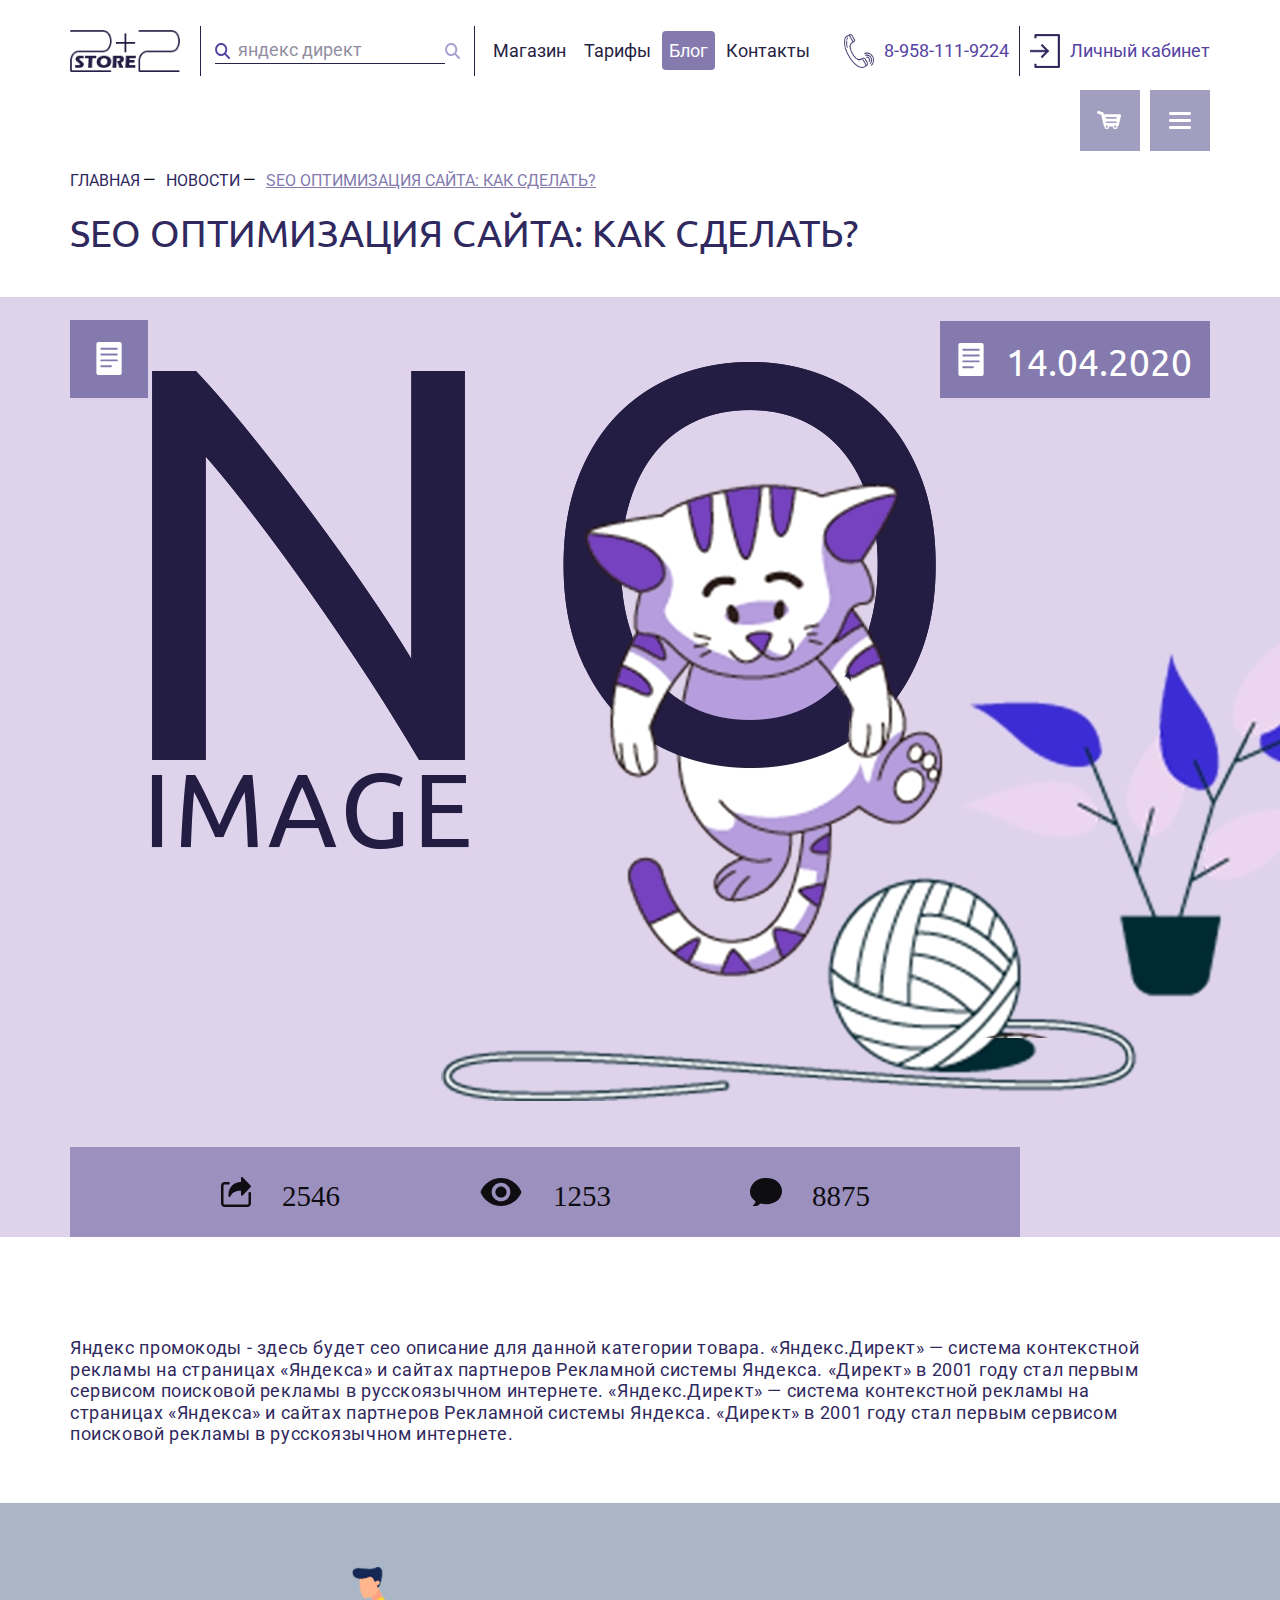
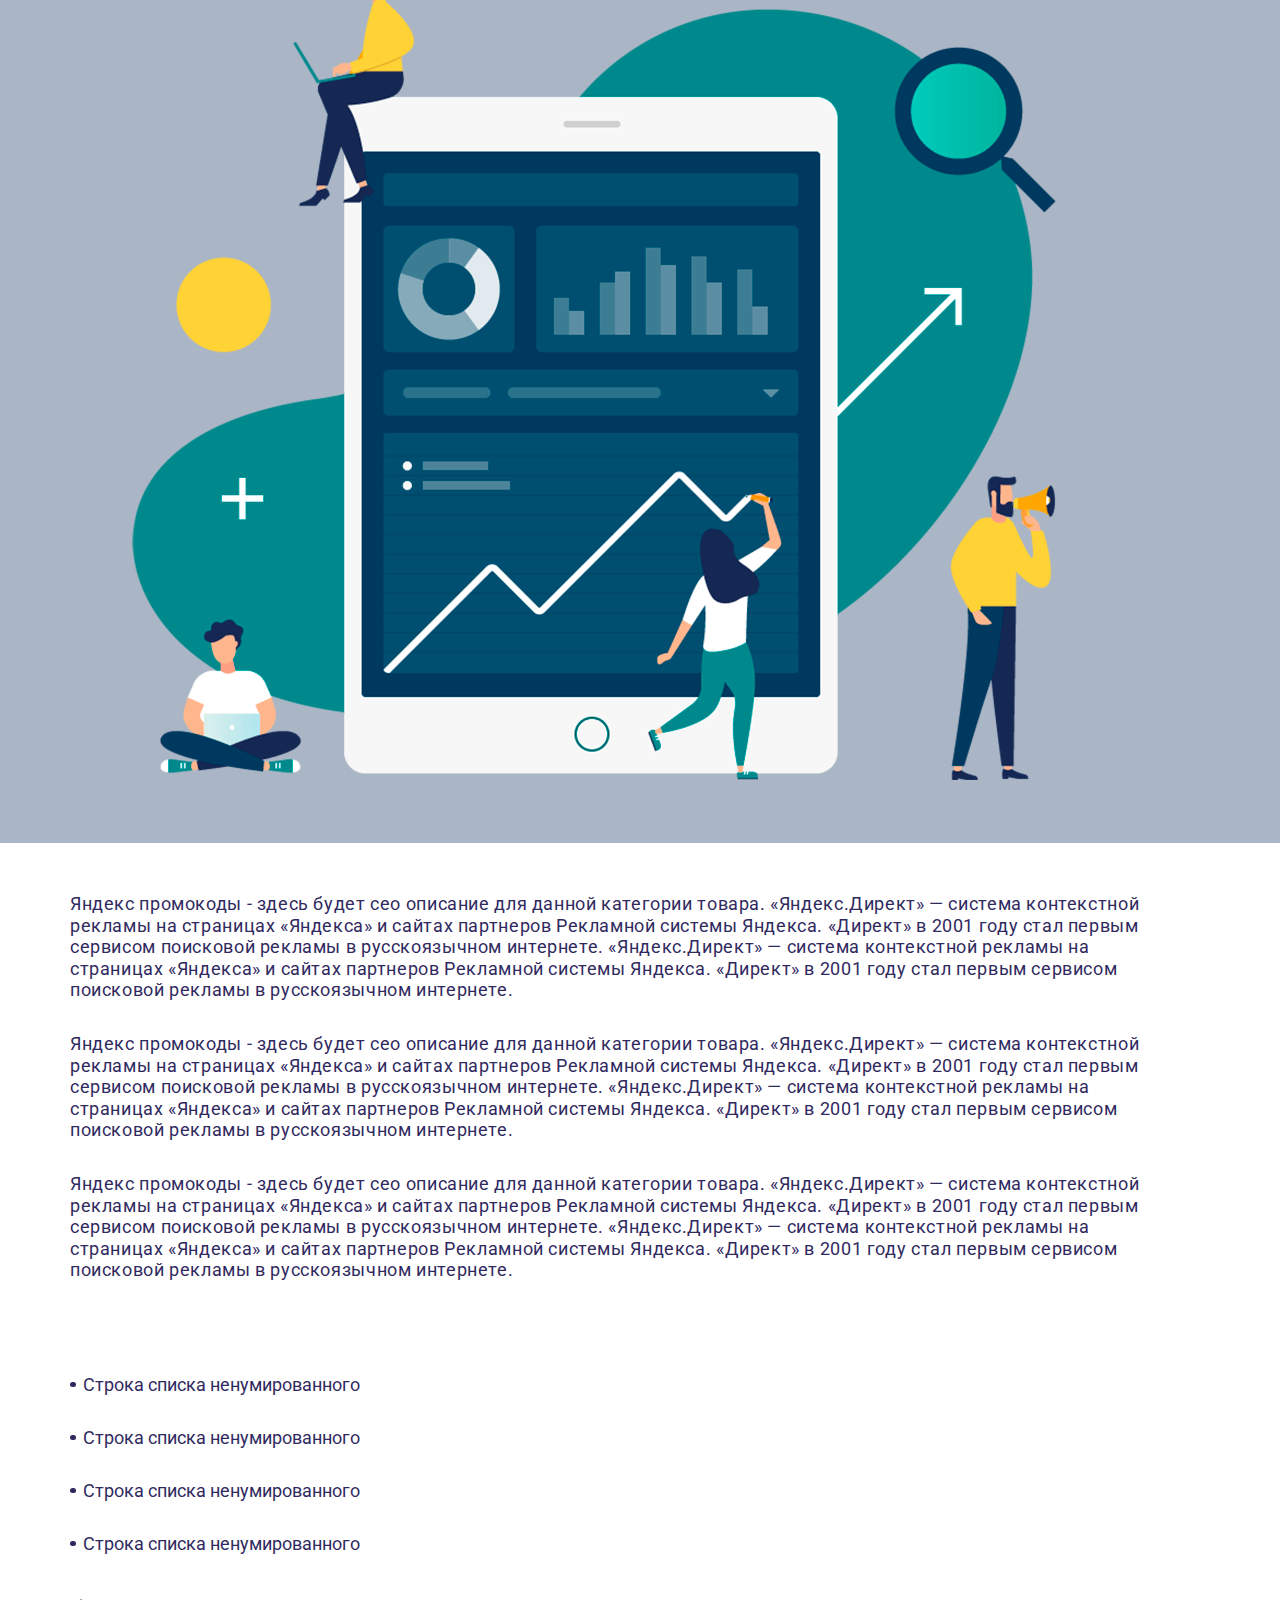
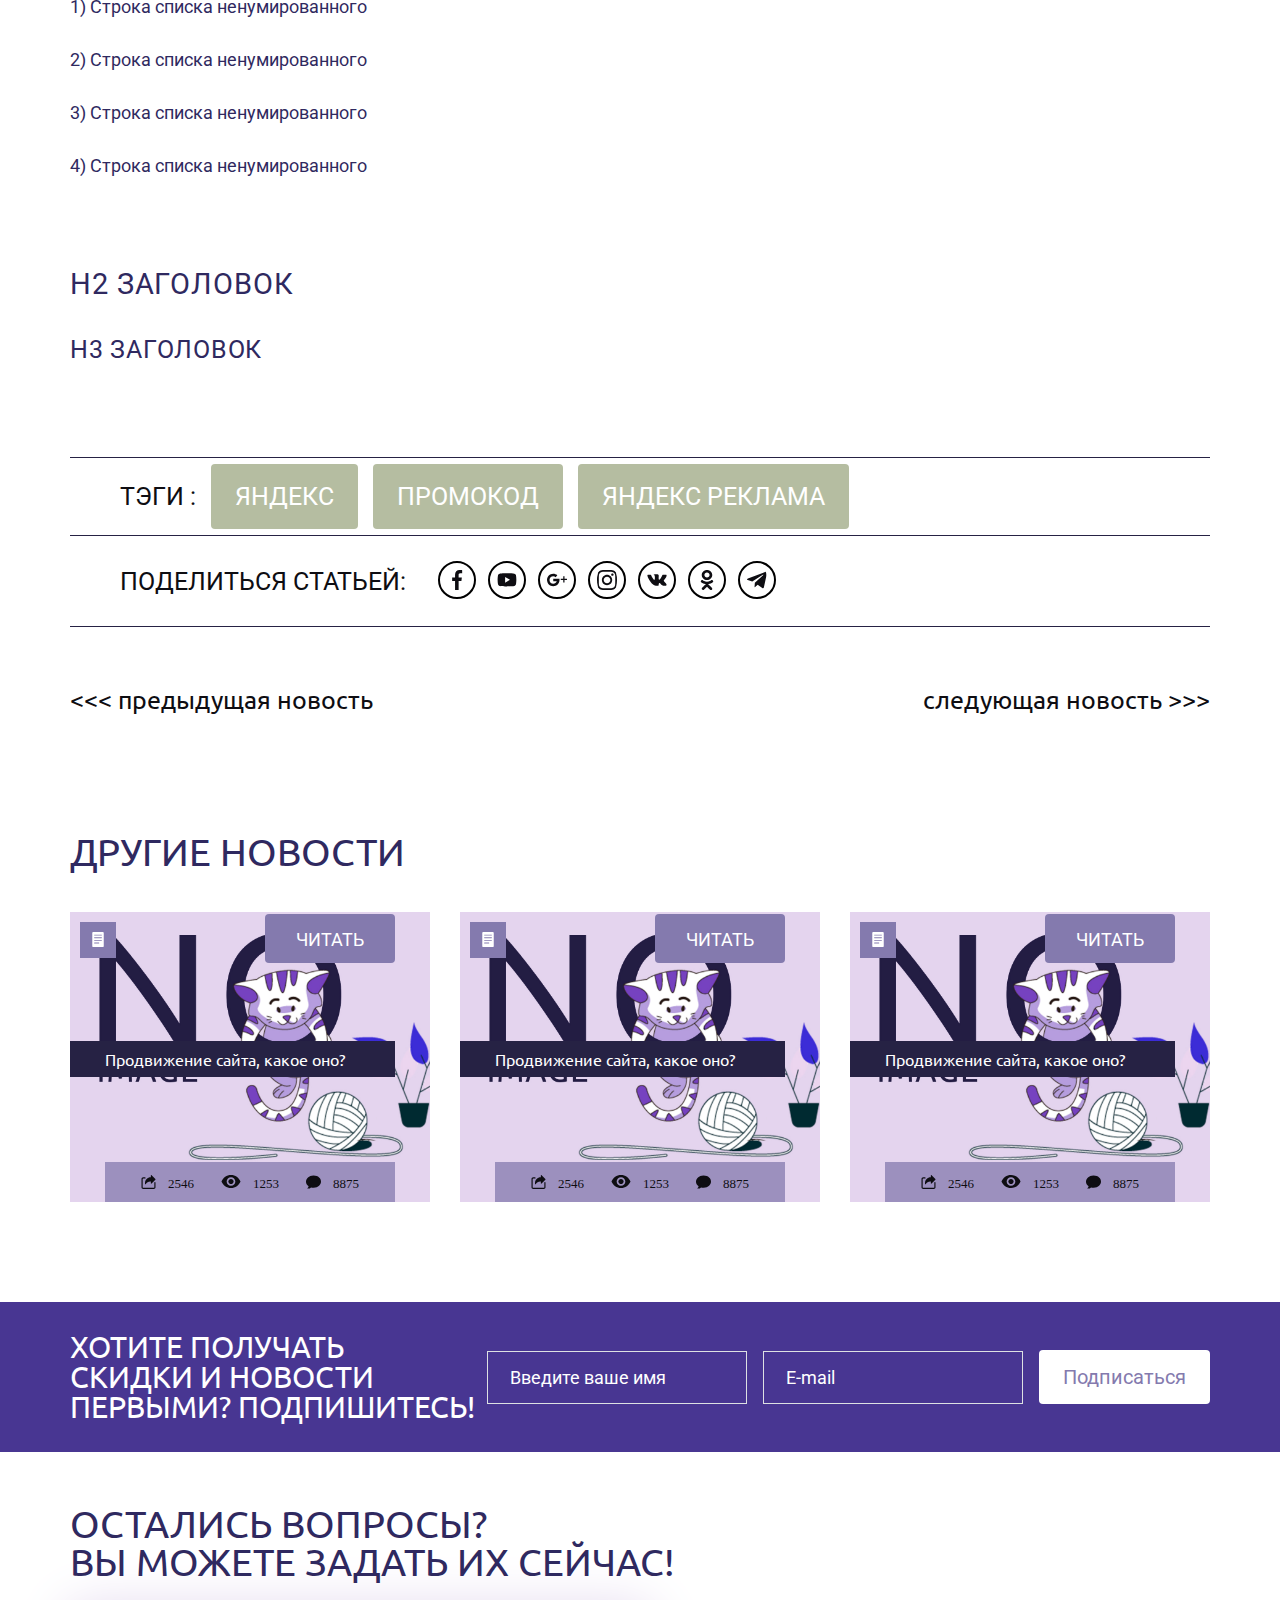
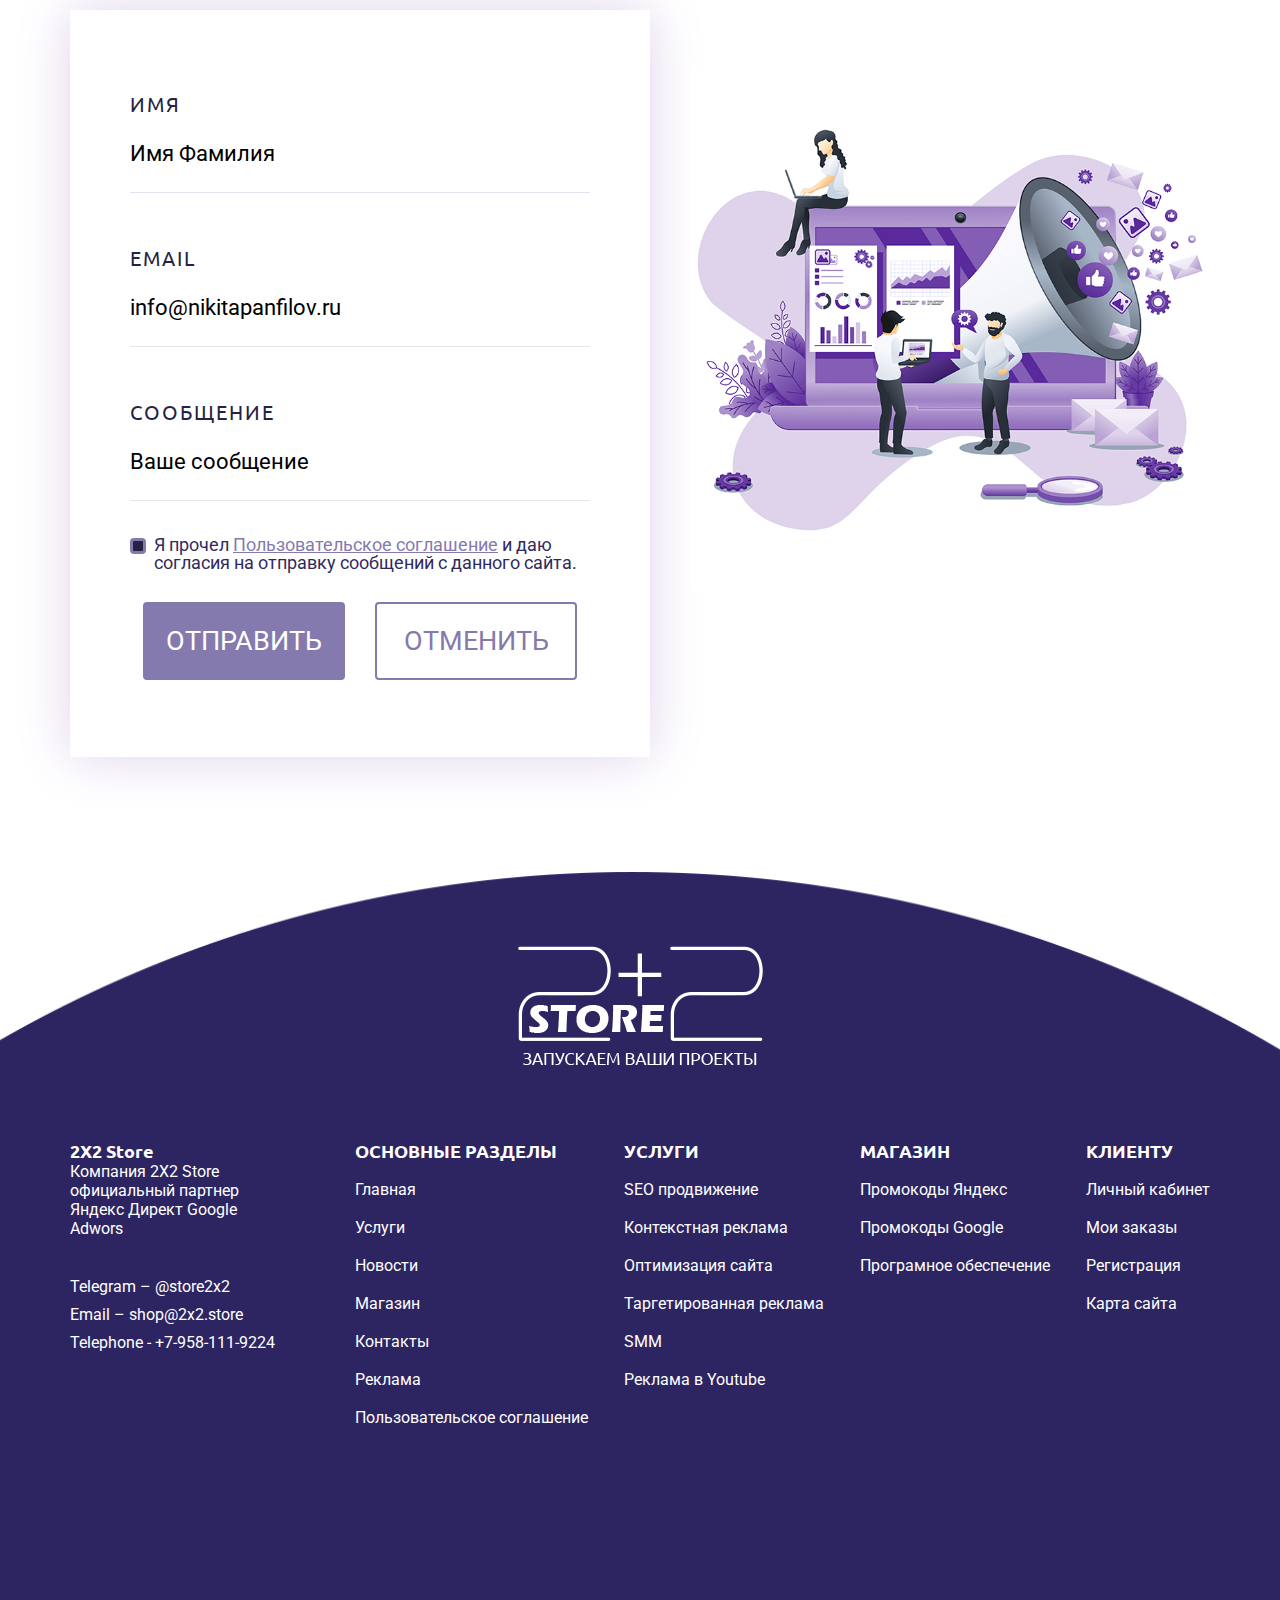
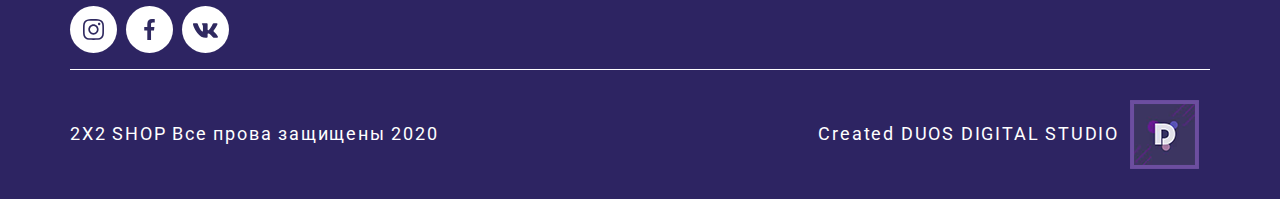
<file: open-news.html>
<!DOCTYPE html>
<html lang="ru">
<head>
	<meta charset="UTF-8">
	<meta name="viewport" content="width=device-width, initial-scale=1, shrink-to-fit=no">
	<meta http-equiv="X-UA-Compatible" content="ie=edge">
	<meta name="description" content="">
	<title>2+2 Store - Открытая новость</title>
	<!-- Favicon connect start -->
	<link rel="shortcut icon" href="img/favicon/favicon.ico" type="image/x-icon">
	<!-- Favicon connect end -->
	<link href="https://fonts.googleapis.com/css2?family=Lato:wght@300;700&family=Roboto&family=Ubuntu:wght@400;700&display=swap" rel="stylesheet">
	<link rel="stylesheet" href="css/style.min.css">
</head>
<body>
	<!-- Header start -->
	<header class="header header__other-pages">
		<div class="container-min">
			<div class="header__top">
				<div class="header__left">
					<div class="header__logo">
						<a href="index.html" class="header__logo-link">
							<img src="img/logo-other-pages.png" alt="2+2 Store" class="header__logo-pic">
						</a>
					</div>
					<div class="header__search header__search-other">
						 <input type="text" class="search__field search__field-other" placeholder="яндекс директ">
						 <a href="#!" class="search-btn">
						 	<img src="img/svg/search-other-icon.svg" alt="search-btn" class="search-pic">
						 </a>
					</div>
					<nav class="header__nav">
						<ul class="header__list">
							<li class="header__item">
								<a href="catalog.html" class="header__link header__link-other">Магазин</a>
							</li>
							<li class="header__item">
								<a href="#!" class="header__link header__link-other">Тарифы</a>
							</li>
							<li class="header__item">
								<a href="news.html" class="header__link header__link-other active">Блог</a>
							</li>
							<li class="header__item">
								<a href="contacts.html" class="header__link header__link-other">Контакты</a>
							</li>
						</ul>
					</nav>
				</div>
				<div class="header__top-right">
					<div class="header__user">
						<img src="img/phone-icon.png" alt="phone-icon" class="header__phone-icon">
						<a href="tel:89581119224" class="header__user-link">8-958-111-9224</a>
					</div>
					<div class="header__user js-modal-login">
						<img src="img/lk-icon.png" alt="cabinet" class="header__cabinet-icon">
						<a href="#!" class="header__user-link">Личный кабинет</a>
					</div>
				</div>
			</div>
			<div class="header__option">
				<div class="header__option-wrapper">
					<div class="header__option-wrapp-left">
						<div class="header__option-item option--active option-search__btn">
							<img src="img/svg/search-icon.svg" alt="search" class="header__option-search">
							<div class="modal__overlay-search"></div>
						</div>
						<!-- Modal windows Search start -->
						<div class="modal-search">
							<input type="text" class="modal-search__field" placeholder="яндекс директ">
						 	<a href="#!" class="search-btn">
						 		<img src="img/svg/search-icon.svg" alt="search-btn" class="search-pic">
						 	</a>
						</div>
						<!-- Modal windows Search end -->	
					</div>
					<div class="header__option-wrapp">
						<div class="header__option-item option--active option-cart__btn">
							<img src="img/svg/cart-icon.svg" alt="cart" class="header__option-cart">
							<!-- Modal windows Cart start -->
							<div class="modal-cart">
								<h2 class="modal-cart__title section__title">
									ВАША КОРЗИНА
								</h2>
								<p class="modal-cart__subtitle">СПИСОК ТОВАРОВ</p>
								<ul class="modal-cart__list">
									<li class="modal-cart__item">
										<div class="modal-cart__prod-wrapp">
											<p class="modal-cart__prod-name">Промокод Яндекс.Директ 2000+4000</p>
											<svg xmlns="http://www.w3.org/2000/svg" xmlns:xlink="http://www.w3.org/1999/xlink" version="1.1" id="Capa_1" x="0px" y="0px" viewBox="0 0 512 512" class="modal-cart__prod-delet"><g><g>
													<g><path d="M436,60h-90V45c0-24.813-20.187-45-45-45h-90c-24.813,0-45,20.187-45,45v15H76c-24.813,0-45,20.187-45,45v30    c0,8.284,6.716,15,15,15h16.183L88.57,470.945c0.003,0.043,0.007,0.086,0.011,0.129C90.703,494.406,109.97,512,133.396,512    h245.207c23.427,0,42.693-17.594,44.815-40.926c0.004-0.043,0.008-0.086,0.011-0.129L449.817,150H466c8.284,0,15-6.716,15-15v-30    C481,80.187,460.813,60,436,60z M196,45c0-8.271,6.729-15,15-15h90c8.271,0,15,6.729,15,15v15H196V45z M393.537,468.408    c-0.729,7.753-7.142,13.592-14.934,13.592H133.396c-7.792,0-14.204-5.839-14.934-13.592L92.284,150h327.432L393.537,468.408z     M451,120h-15H76H61v-15c0-8.271,6.729-15,15-15h105h150h105c8.271,0,15,6.729,15,15V120z" data-original="#000000" class="active-path" data-old_color="#000000"/></g>
												</g><g>
													<g><path d="M256,180c-8.284,0-15,6.716-15,15v212c0,8.284,6.716,15,15,15s15-6.716,15-15V195C271,186.716,264.284,180,256,180z" data-original="#000000" class="active-path" data-old_color="#000000"/></g>
												</g><g>
													<g><path d="M346,180c-8.284,0-15,6.716-15,15v212c0,8.284,6.716,15,15,15s15-6.716,15-15V195C361,186.716,354.284,180,346,180z" data-original="#000000" class="active-path" data-old_color="#000000"/></g>
												</g><g>
													<g><path d="M166,180c-8.284,0-15,6.716-15,15v212c0,8.284,6.716,15,15,15s15-6.716,15-15V195C181,186.716,174.284,180,166,180z" data-original="#000000" class="active-path" data-old_color="#000000"/></g>
												</g></g>
											</svg>
										</div>
										<div class="modal-cart__divider-line"></div>
										<span class="modal-cart__prod-price">1 500 РУБ</span>
									</li>
									<li class="modal-cart__item">
										<div class="modal-cart__prod-wrapp">
											<p class="modal-cart__prod-name">Промокод Яндекс.Директ 2000+4000</p>
											<svg xmlns="http://www.w3.org/2000/svg" xmlns:xlink="http://www.w3.org/1999/xlink" version="1.1" id="Capa_1" x="0px" y="0px" viewBox="0 0 512 512" class="modal-cart__prod-delet"><g><g>
													<g><path d="M436,60h-90V45c0-24.813-20.187-45-45-45h-90c-24.813,0-45,20.187-45,45v15H76c-24.813,0-45,20.187-45,45v30    c0,8.284,6.716,15,15,15h16.183L88.57,470.945c0.003,0.043,0.007,0.086,0.011,0.129C90.703,494.406,109.97,512,133.396,512    h245.207c23.427,0,42.693-17.594,44.815-40.926c0.004-0.043,0.008-0.086,0.011-0.129L449.817,150H466c8.284,0,15-6.716,15-15v-30    C481,80.187,460.813,60,436,60z M196,45c0-8.271,6.729-15,15-15h90c8.271,0,15,6.729,15,15v15H196V45z M393.537,468.408    c-0.729,7.753-7.142,13.592-14.934,13.592H133.396c-7.792,0-14.204-5.839-14.934-13.592L92.284,150h327.432L393.537,468.408z     M451,120h-15H76H61v-15c0-8.271,6.729-15,15-15h105h150h105c8.271,0,15,6.729,15,15V120z" data-original="#000000" class="active-path" data-old_color="#000000"/></g>
												</g><g>
													<g><path d="M256,180c-8.284,0-15,6.716-15,15v212c0,8.284,6.716,15,15,15s15-6.716,15-15V195C271,186.716,264.284,180,256,180z" data-original="#000000" class="active-path" data-old_color="#000000"/></g>
												</g><g>
													<g><path d="M346,180c-8.284,0-15,6.716-15,15v212c0,8.284,6.716,15,15,15s15-6.716,15-15V195C361,186.716,354.284,180,346,180z" data-original="#000000" class="active-path" data-old_color="#000000"/></g>
												</g><g>
													<g><path d="M166,180c-8.284,0-15,6.716-15,15v212c0,8.284,6.716,15,15,15s15-6.716,15-15V195C181,186.716,174.284,180,166,180z" data-original="#000000" class="active-path" data-old_color="#000000"/></g>
												</g></g>
											</svg>
										</div>
										<div class="modal-cart__divider-line"></div>
										<span class="modal-cart__prod-price">1 500 РУБ</span>
									</li>
									<li class="modal-cart__item">
										<div class="modal-cart__prod-wrapp">
											<p class="modal-cart__prod-name">Промокод Яндекс.Директ 2000+4000</p>
											<svg xmlns="http://www.w3.org/2000/svg" xmlns:xlink="http://www.w3.org/1999/xlink" version="1.1" id="Capa_1" x="0px" y="0px" viewBox="0 0 512 512" class="modal-cart__prod-delet"><g><g>
												<g><path d="M436,60h-90V45c0-24.813-20.187-45-45-45h-90c-24.813,0-45,20.187-45,45v15H76c-24.813,0-45,20.187-45,45v30    c0,8.284,6.716,15,15,15h16.183L88.57,470.945c0.003,0.043,0.007,0.086,0.011,0.129C90.703,494.406,109.97,512,133.396,512    h245.207c23.427,0,42.693-17.594,44.815-40.926c0.004-0.043,0.008-0.086,0.011-0.129L449.817,150H466c8.284,0,15-6.716,15-15v-30    C481,80.187,460.813,60,436,60z M196,45c0-8.271,6.729-15,15-15h90c8.271,0,15,6.729,15,15v15H196V45z M393.537,468.408    c-0.729,7.753-7.142,13.592-14.934,13.592H133.396c-7.792,0-14.204-5.839-14.934-13.592L92.284,150h327.432L393.537,468.408z     M451,120h-15H76H61v-15c0-8.271,6.729-15,15-15h105h150h105c8.271,0,15,6.729,15,15V120z" data-original="#000000" class="active-path" data-old_color="#000000"/></g>
												</g><g>
													<g><path d="M256,180c-8.284,0-15,6.716-15,15v212c0,8.284,6.716,15,15,15s15-6.716,15-15V195C271,186.716,264.284,180,256,180z" data-original="#000000" class="active-path" data-old_color="#000000"/></g>
												</g><g>
													<g><path d="M346,180c-8.284,0-15,6.716-15,15v212c0,8.284,6.716,15,15,15s15-6.716,15-15V195C361,186.716,354.284,180,346,180z" data-original="#000000" class="active-path" data-old_color="#000000"/></g>
												</g><g>
													<g><path d="M166,180c-8.284,0-15,6.716-15,15v212c0,8.284,6.716,15,15,15s15-6.716,15-15V195C181,186.716,174.284,180,166,180z" data-original="#000000" class="active-path" data-old_color="#000000"/></g>
												</g></g>
											</svg>
										</div>
										<div class="modal-cart__divider-line"></div>
										<span class="modal-cart__prod-price">1 500 РУБ</span>
									</li>
								</ul>
								<p class="modal-cart__prod-total">ИТОГ: <span class="modal-cart__total-value">4 500</span> РУБ</p>
								<div class="modal-cart__btn-wrapp">
									<a href="#!" class="modal-cart__btn cart__btn-close">СКРЫТЬ</a>
									<a href="cart.html" class="modal-cart__btn">ОФОРМИТЬ</a>
								</div>
							</div>
							<div class="modal__overlay"></div>
							<!-- Modal windows Cart end -->
						</div>
						<div class="header__option-item option--active option-burger__btn">
							<img src="img/svg/burger-icon.svg" alt="burger" class="header__option-burger">
							<!-- Modal windows Burger start -->
							<div class="modal-burger">
								<h4 class="burger__title">МЕНЮ</h4>
								<ul class="burger__list">
									<li class="burger__item">
										<a href="user-account.html" class="burger__link">Обо мне</a>
									</li>
									<li class="burger__item">
										<a class="burger__link">Блог</a>
									</li>
									<li class="burger__item">
										<a class="burger__link">Тарифы</a>
									</li>
									<li class="burger__item burger__item-shop">
										<div class="burger__item-wrapp">
											<a href="#" class="burger__subtitle">Магазин</a>
											<img src="img/arrow-burger-shop.png" alt="arrow" class="burger__arrow-pic">
										</div>
										<ul class="burger__sub-list">
											<li class="burger__item">
												<a class="burger__link burger__link-shop">Промокоды Яндекс Дерект</a>
											</li>
											<li class="burger__item">
												<a class="burger__link burger__link-shop">Промокоды Google</a>
											</li>
											<li class="burger__item">
												<a class="burger__link burger__link-shop">Программное обеспечение</a>
											</li>
											<li class="burger__item">
												<a class="burger__link burger__link-shop">Игры</a>
											</li>
										</ul>
									</li>
									<li class="burger__item">
										<a class="burger__link">Мои заказы</a>
									</li>
									<li class="burger__item">
										<a class="burger__link">Контакты</a>
									</li>
									<li class="burger__item">
										<a class="burger__link">Выйти</a>
									</li>
								</ul>
								<div class="modal-burger__divider-line"></div>
								<ul class="burger__list-contact">
									<li class="burger__item-contact">
										<img src="img/svg/phone-icon.svg" alt="phone" class="burger__contact-pic">
										<a href="tel:+79581119224" class="burger-contact__link">+7-958-111-9224</a>
									</li>
									<li class="burger__item-contact">
										<img src="img/svg/mail-icon.svg" alt="mail" class="burger__contact-pic">
										<a href="mailto:shop@2x2.store" class="burger-contact__link">shop@2x2.store</a>
									</li>
									<li class="burger__item-contact">
										<img src="img/svg/telegram-icon.svg" alt="telegram" class="burger__contact-pic">
										<a href="tg://resolve?domain=@store2x2" class="burger-contact__link">@store2x2</a>
									</li>
								</ul>
							</div>
							<div class="modal__overlay"></div>
							<!-- Modal windows Burger end -->
						</div>
					</div>
				</div>
			</div>
		</div>
	</header>
	<!-- Header end -->

	<!-- Open news start -->
	<section class="open-news">
		<div class="container">
			<div class="news-page__top">
				<div class="breadcrumbs">
					<span class="breadcrumbs__item">ГЛАВНАЯ</span>
					<span class="breadcrumbs__item">НОВОСТИ</span>
					<span class="breadcrumbs__item breadcrumbs__item--active">SEO ОПТИМИЗАЦИЯ САЙТА: КАК СДЕЛАТЬ?</span>
				</div>
				<h2 class="page__title section__title">SEO ОПТИМИЗАЦИЯ САЙТА: КАК СДЕЛАТЬ?</h2>
			</div>
		</div>
		<div class="open-news__content">
			<div class="open-news__full-picture">
				<div class="container">
					<div class="open-news__top-info">
						<div class="news-card__sign">
							<img src="img/svg/news-icon.svg" alt="News icon" class="news-card__sign-icon">
						</div>
						<div class="news-card__date">
							<img src="img/svg/news-icon.svg" alt="News icon" class="news-card__date-icon">
							<span class="open-news__date-value">14.04.2020</span>
						</div>
					</div>
					<div class="news-card__stats">
						<div class="news-card__wrapp">
							<img src="img/svg/share-icon.svg" alt="share" class="news-card__share-icon">
							<span class="news-card__value">2546</span>
						</div>
						<div class="news-card__wrapp">
							<img src="img/svg/view-icon.svg" alt="view" class="news-card__view-icon">
							<span class="news-card__value">1253</span>
						</div>
						<div class="news-card__wrapp">
							<img src="img/svg/comment-icon.svg" alt="comment" class="news-card__share-icon">
							<span class="news-card__value">8875</span>
						</div>
					</div>
				</div>
			</div>
			<div class="open-news__text-breakdown">
				<div class="container">
					<p class="open-news__text">
						Яндекс промокоды - здесь будет сео описание для данной категории товара. «Яндекс.Директ» — система контекстной рекламы на страницах «Яндекса» и сайтах партнеров Рекламной системы Яндекса. «Директ» в 2001 году стал первым сервисом поисковой рекламы в русскоязычном интернете. «Яндекс.Директ» — система контекстной рекламы на страницах «Яндекса» и сайтах партнеров Рекламной системы Яндекса. «Директ» в 2001 году стал первым сервисом поисковой рекламы в русскоязычном интернете.
					</p>
				</div>
			</div>
			<div class="open-news__full-picture-other"></div>
			<div class="open-news__text-content">
				<div class="container">
					<div class="open-news__paragraph">
						<p class="open-news__text">
							Яндекс промокоды - здесь будет сео описание для данной категории товара. «Яндекс.Директ» — система контекстной рекламы на страницах «Яндекса» и сайтах партнеров Рекламной системы Яндекса. «Директ» в 2001 году стал первым сервисом поисковой рекламы в русскоязычном интернете. «Яндекс.Директ» — система контекстной рекламы на страницах «Яндекса» и сайтах партнеров Рекламной системы Яндекса. «Директ» в 2001 году стал первым сервисом поисковой рекламы в русскоязычном интернете.
						</p>
						<p class="open-news__text">
							Яндекс промокоды - здесь будет сео описание для данной категории товара. «Яндекс.Директ» — система контекстной рекламы на страницах «Яндекса» и сайтах партнеров Рекламной системы Яндекса. «Директ» в 2001 году стал первым сервисом поисковой рекламы в русскоязычном интернете. «Яндекс.Директ» — система контекстной рекламы на страницах «Яндекса» и сайтах партнеров Рекламной системы Яндекса. «Директ» в 2001 году стал первым сервисом поисковой рекламы в русскоязычном интернете.
						</p>
						<p class="open-news__text">
							Яндекс промокоды - здесь будет сео описание для данной категории товара. «Яндекс.Директ» — система контекстной рекламы на страницах «Яндекса» и сайтах партнеров Рекламной системы Яндекса. «Директ» в 2001 году стал первым сервисом поисковой рекламы в русскоязычном интернете. «Яндекс.Директ» — система контекстной рекламы на страницах «Яндекса» и сайтах партнеров Рекламной системы Яндекса. «Директ» в 2001 году стал первым сервисом поисковой рекламы в русскоязычном интернете.
						</p>
					</div>
					<ul class="open-news__list-dots">
						<li class="open-news__item">
							Строка списка ненумированного
						</li>
						<li class="open-news__item">
							Строка списка ненумированного
						</li>
						<li class="open-news__item">
							Строка списка ненумированного
						</li>
						<li class="open-news__item">
							Строка списка ненумированного
						</li>
					</ul>
					<ul class="open-news__list-num">
						<li class="open-news__item">
							Строка списка ненумированного
						</li>
						<li class="open-news__item">
							Строка списка ненумированного
						</li>
						<li class="open-news__item">
							Строка списка ненумированного
						</li>
						<li class="open-news__item">
							Строка списка ненумированного
						</li>
					</ul>
					<div class="open-news__title-content">
						<h2 class="open-news__title-section">H2 ЗАГОЛОВОК</h2>
						<h3 class="open-news__subtitle-section">H3 ЗАГОЛОВОК</h3>
					</div>
					<div class="open-news__bottom-content">
						<ul class="catalog__card-tags">
							<li class="card__tags-item">
								<p class="card__tags-title">ТЭГИ :</p>
							</li>
							<li class="card__tags-item">
								<sapn class="card__tags-name">ЯНДЕКС</sapn>
							</li>
							<li class="card__tags-item">
								<sapn class="card__tags-name">ПРОМОКОД</sapn>
							</li>
							<li class="card__tags-item">
								<sapn class="card__tags-name">ЯНДЕКС РЕКЛАМА</sapn>
							</li>
						</ul>
						<div class="products__media">
							<p class="products__media-text">ПОДЕЛИТЬСЯ СТАТЬЕЙ:</p>
							<ul class="products__media-list">
								<li class="products__media-item">
									<a href="" class="products__media-link">
										<svg class="products__media-svg" id="Bold" enable-background="new 0 0 24 24" height="512" viewBox="0 0 24 24" width="512" xmlns="http://www.w3.org/2000/svg"><path d="m15.997 3.985h2.191v-3.816c-.378-.052-1.678-.169-3.192-.169-3.159 0-5.323 1.987-5.323 5.639v3.361h-3.486v4.266h3.486v10.734h4.274v-10.733h3.345l.531-4.266h-3.877v-2.939c.001-1.233.333-2.077 2.051-2.077z"/></svg>
									</a>
								</li>
								<li class="products__media-item">
									<a href="#!" class="products__media-link">
										<svg class="products__media-svg" height="682pt" viewBox="-21 -117 682.66672 682" width="682pt" xmlns="http://www.w3.org/2000/svg"><path d="m626.8125 64.035156c-7.375-27.417968-28.992188-49.03125-56.40625-56.414062-50.082031-13.703125-250.414062-13.703125-250.414062-13.703125s-200.324219 0-250.40625 13.183593c-26.886719 7.375-49.03125 29.519532-56.40625 56.933594-13.179688 50.078125-13.179688 153.933594-13.179688 153.933594s0 104.378906 13.179688 153.933594c7.382812 27.414062 28.992187 49.027344 56.410156 56.410156 50.605468 13.707031 250.410156 13.707031 250.410156 13.707031s200.324219 0 250.40625-13.183593c27.417969-7.378907 49.03125-28.992188 56.414062-56.40625 13.175782-50.082032 13.175782-153.933594 13.175782-153.933594s.527344-104.382813-13.183594-154.460938zm-370.601562 249.878906v-191.890624l166.585937 95.945312zm0 0"/></svg>
									</a>
								</li>
								<li class="products__media-item">
									<a href="#!" class="products__media-link">
										<svg class="products__media-svg" version="1.1" id="Capa_1" xmlns="http://www.w3.org/2000/svg" xmlns:xlink="http://www.w3.org/1999/xlink" x="0px" y="0px" viewBox="0 0 512 512" style="enable-background:new 0 0 512 512;" xml:space="preserve"><g><g><polygon points="448,224 448,160 416,160 416,224 352,224 352,256 416,256 416,320 448,320 448,256 512,256 512,224 "/></g></g><g><g><path d="M160,224v64h90.528c-13.216,37.248-48.8,64-90.528,64c-52.928,0-96-43.072-96-96c0-52.928,43.072-96,96-96c22.944,0,45.024,8.224,62.176,23.168l42.048-48.256C235.424,109.824,198.432,96,160,96C71.776,96,0,167.776,0,256s71.776,160,160,160s160-71.776,160-160v-32H160z"/></g></g><g></g><g></g><g></g><g></g><g></g><g></g><g></g><g></g><g></g><g></g><g></g><g></g><g></g><g></g><g></g></svg>
									</a>
								</li>
								<li class="products__media-item">
									<a href="#!" class="products__media-link">
										<svg class="products__media-svg" height="511pt" viewBox="0 0 511 511.9" width="511pt" xmlns="http://www.w3.org/2000/svg"><path d="m510.949219 150.5c-1.199219-27.199219-5.597657-45.898438-11.898438-62.101562-6.5-17.199219-16.5-32.597657-29.601562-45.398438-12.800781-13-28.300781-23.101562-45.300781-29.5-16.296876-6.300781-34.898438-10.699219-62.097657-11.898438-27.402343-1.300781-36.101562-1.601562-105.601562-1.601562s-78.199219.300781-105.5 1.5c-27.199219 1.199219-45.898438 5.601562-62.097657 11.898438-17.203124 6.5-32.601562 16.5-45.402343 29.601562-13 12.800781-23.097657 28.300781-29.5 45.300781-6.300781 16.300781-10.699219 34.898438-11.898438 62.097657-1.300781 27.402343-1.601562 36.101562-1.601562 105.601562s.300781 78.199219 1.5 105.5c1.199219 27.199219 5.601562 45.898438 11.902343 62.101562 6.5 17.199219 16.597657 32.597657 29.597657 45.398438 12.800781 13 28.300781 23.101562 45.300781 29.5 16.300781 6.300781 34.898438 10.699219 62.101562 11.898438 27.296876 1.203124 36 1.5 105.5 1.5s78.199219-.296876 105.5-1.5c27.199219-1.199219 45.898438-5.597657 62.097657-11.898438 34.402343-13.300781 61.601562-40.5 74.902343-74.898438 6.296876-16.300781 10.699219-34.902343 11.898438-62.101562 1.199219-27.300781 1.5-36 1.5-105.5s-.101562-78.199219-1.300781-105.5zm-46.097657 209c-1.101562 25-5.300781 38.5-8.800781 47.5-8.601562 22.300781-26.300781 40-48.601562 48.601562-9 3.5-22.597657 7.699219-47.5 8.796876-27 1.203124-35.097657 1.5-103.398438 1.5s-76.5-.296876-103.402343-1.5c-25-1.097657-38.5-5.296876-47.5-8.796876-11.097657-4.101562-21.199219-10.601562-29.398438-19.101562-8.5-8.300781-15-18.300781-19.101562-29.398438-3.5-9-7.699219-22.601562-8.796876-47.5-1.203124-27-1.5-35.101562-1.5-103.402343s.296876-76.5 1.5-103.398438c1.097657-25 5.296876-38.5 8.796876-47.5 4.101562-11.101562 10.601562-21.199219 19.203124-29.402343 8.296876-8.5 18.296876-15 29.398438-19.097657 9-3.5 22.601562-7.699219 47.5-8.800781 27-1.199219 35.101562-1.5 103.398438-1.5 68.402343 0 76.5.300781 103.402343 1.5 25 1.101562 38.5 5.300781 47.5 8.800781 11.097657 4.097657 21.199219 10.597657 29.398438 19.097657 8.5 8.300781 15 18.300781 19.101562 29.402343 3.5 9 7.699219 22.597657 8.800781 47.5 1.199219 27 1.5 35.097657 1.5 103.398438s-.300781 76.300781-1.5 103.300781zm0 0"/><path d="m256.449219 124.5c-72.597657 0-131.5 58.898438-131.5 131.5s58.902343 131.5 131.5 131.5c72.601562 0 131.5-58.898438 131.5-131.5s-58.898438-131.5-131.5-131.5zm0 216.800781c-47.097657 0-85.300781-38.199219-85.300781-85.300781s38.203124-85.300781 85.300781-85.300781c47.101562 0 85.300781 38.199219 85.300781 85.300781s-38.199219 85.300781-85.300781 85.300781zm0 0"/><path d="m423.851562 119.300781c0 16.953125-13.746093 30.699219-30.703124 30.699219-16.953126 0-30.699219-13.746094-30.699219-30.699219 0-16.957031 13.746093-30.699219 30.699219-30.699219 16.957031 0 30.703124 13.742188 30.703124 30.699219zm0 0"/></svg>
									</a>
								</li>
								<li class="products__media-item">
									<a href="#!" class="products__media-link">
										<svg class="products__media-svg" version="1.1" id="Capa_1" xmlns="http://www.w3.org/2000/svg" xmlns:xlink="http://www.w3.org/1999/xlink" x="0px" y="0px" viewBox="0 0 511.962 511.962" style="enable-background:new 0 0 511.962 511.962;" xml:space="preserve"><g><g><path d="M507.399,370.471c-1.376-2.304-9.888-20.8-50.848-58.816c-42.88-39.808-37.12-33.344,14.528-102.176c31.456-41.92,44.032-67.52,40.096-78.464c-3.744-10.432-26.88-7.68-26.88-7.68l-76.928,0.448c0,0-5.696-0.768-9.952,1.76c-4.128,2.496-6.784,8.256-6.784,8.256s-12.192,32.448-28.448,60.032c-34.272,58.208-48,61.28-53.6,57.664c-13.024-8.416-9.76-33.856-9.76-51.904c0-56.416,8.544-79.936-16.672-86.016c-8.384-2.016-14.528-3.36-35.936-3.584c-27.456-0.288-50.72,0.096-63.872,6.528c-8.768,4.288-15.52,13.856-11.392,14.4c5.088,0.672,16.608,3.104,22.72,11.424c7.904,10.72,7.616,34.848,7.616,34.848s4.544,66.4-10.592,74.656c-10.4,5.664-24.64-5.888-55.2-58.72c-15.648-27.04-27.488-56.96-27.488-56.96s-2.272-5.568-6.336-8.544c-4.928-3.616-11.84-4.768-11.84-4.768l-73.152,0.448c0,0-10.976,0.32-15.008,5.088c-3.584,4.256-0.288,13.024-0.288,13.024s57.28,133.984,122.112,201.536c59.488,61.92,127.008,57.856,127.008,57.856h30.592c0,0,9.248-1.024,13.952-6.112c4.352-4.672,4.192-13.44,4.192-13.44s-0.608-41.056,18.464-47.104c18.784-5.952,42.912,39.68,68.48,57.248c19.328,13.28,34.016,10.368,34.016,10.368l68.384-0.96C488.583,400.807,524.359,398.599,507.399,370.471z"/></g></g><g></g><g></g><g></g><g></g><g></g><g></g><g></g><g></g><g></g><g></g><g></g><g></g><g></g><g></g><g></g></svg>
									</a>
								</li>
								<li class="products__media-item">
									<a href="#!" class="products__media-link">
										<svg class="products__media-svg" id="Bold" enable-background="new 0 0 24 24" height="512" viewBox="0 0 24 24" width="512" xmlns="http://www.w3.org/2000/svg"><path d="m4.721 12.881c-.613 1.205.083 1.781 1.671 2.765 1.35.834 3.215 1.139 4.413 1.261-.491.472 1.759-1.692-4.721 4.541-1.374 1.317.838 3.43 2.211 2.141l3.717-3.585c1.423 1.369 2.787 2.681 3.717 3.59 1.374 1.294 3.585-.801 2.226-2.141-.102-.097-5.037-4.831-4.736-4.541 1.213-.122 3.05-.445 4.384-1.261l-.001-.001c1.588-.989 2.284-1.564 1.68-2.769-.365-.684-1.349-1.256-2.659-.267 0 0-1.769 1.355-4.622 1.355-2.854 0-4.622-1.355-4.622-1.355-1.309-.994-2.297-.417-2.658.267z"/><path d="m11.999 12.142c3.478 0 6.318-2.718 6.318-6.064 0-3.36-2.84-6.078-6.318-6.078-3.479 0-6.319 2.718-6.319 6.078 0 3.346 2.84 6.064 6.319 6.064zm0-9.063c1.709 0 3.103 1.341 3.103 2.999 0 1.644-1.394 2.985-3.103 2.985s-3.103-1.341-3.103-2.985c-.001-1.659 1.393-2.999 3.103-2.999z"/></svg>
									</a>
								</li>
								<li class="products__media-item">
									<a href="#!" class="products__media-link">
										<svg class="products__media-svg" id="Bold" enable-background="new 0 0 24 24" height="512" viewBox="0 0 24 24" width="512" xmlns="http://www.w3.org/2000/svg"><path d="m9.417 15.181-.397 5.584c.568 0 .814-.244 1.109-.537l2.663-2.545 5.518 4.041c1.012.564 1.725.267 1.998-.931l3.622-16.972.001-.001c.321-1.496-.541-2.081-1.527-1.714l-21.29 8.151c-1.453.564-1.431 1.374-.247 1.741l5.443 1.693 12.643-7.911c.595-.394 1.136-.176.691.218z"/></svg>
									</a>
								</li>
							</ul>
						</div>
						<div class="open-news__arrow-links">
							<a href="#!" class="open-news__arrow-link">
								<<< предыдущая новость
							</a>
							<a href="" class="open-news__arrow-link">
								следующая новость >>>
							</a>
						</div>
					</div>
				</div>
				
			</div>
		</div>
	</section>
	<!-- Open news start -->

	<!-- Other news start -->
	<section class="other-news">
		<div class="container">
			<h2 class="other-news__title section__title">ДРУГИЕ НОВОСТИ</h2>
			<ul class="other-news__cards">
				<li class="news-card">
					<div class="news-card__top-option">
						<div class="news-card__sign">
							<img src="img/svg/news-icon.svg" alt="News icon" class="news-card__sign-icon">
						</div>
						<a href="" class="news-card__btn">ЧИТАТЬ</a>
					</div>
					<a href="#!" class="news-card__subtitle-link">
						<h4 class="news-card__subtitle">
							Продвижение сайта, какое оно?
						</h4>
					</a>
					<div class="news-card__stats">
						<div class="news-card__wrapp">
							<img src="img/svg/share-icon.svg" alt="share" class="news-card__share-icon">
							<span class="news-card__value">2546</span>
						</div>
						<div class="news-card__wrapp">
							<img src="img/svg/view-icon.svg" alt="view" class="news-card__view-icon">
							<span class="news-card__value">1253</span>
						</div>
						<div class="news-card__wrapp">
							<img src="img/svg/comment-icon.svg" alt="comment" class="news-card__share-icon">
							<span class="news-card__value">8875</span>
						</div>
					</div>
				</li>
				<li class="news-card">
					<div class="news-card__top-option">
						<div class="news-card__sign">
							<img src="img/svg/news-icon.svg" alt="News icon" class="news-card__sign-icon">
						</div>
						<a href="" class="news-card__btn">ЧИТАТЬ</a>
					</div>
					<a href="#!" class="news-card__subtitle-link">
						<h4 class="news-card__subtitle">
							Продвижение сайта, какое оно?
						</h4>
					</a>
					<div class="news-card__stats">
						<div class="news-card__wrapp">
							<img src="img/svg/share-icon.svg" alt="share" class="news-card__share-icon">
							<span class="news-card__value">2546</span>
						</div>
						<div class="news-card__wrapp">
							<img src="img/svg/view-icon.svg" alt="view" class="news-card__view-icon">
							<span class="news-card__value">1253</span>
						</div>
						<div class="news-card__wrapp">
							<img src="img/svg/comment-icon.svg" alt="comment" class="news-card__share-icon">
							<span class="news-card__value">8875</span>
						</div>
					</div>
				</li>
				<li class="news-card">
					<div class="news-card__top-option">
						<div class="news-card__sign">
							<img src="img/svg/news-icon.svg" alt="News icon" class="news-card__sign-icon">
						</div>
						<a href="" class="news-card__btn">ЧИТАТЬ</a>
					</div>
					<a href="#!" class="news-card__subtitle-link">
						<h4 class="news-card__subtitle">
							Продвижение сайта, какое оно?
						</h4>
					</a>
					<div class="news-card__stats">
						<div class="news-card__wrapp">
							<img src="img/svg/share-icon.svg" alt="share" class="news-card__share-icon">
							<span class="news-card__value">2546</span>
						</div>
						<div class="news-card__wrapp">
							<img src="img/svg/view-icon.svg" alt="view" class="news-card__view-icon">
							<span class="news-card__value">1253</span>
						</div>
						<div class="news-card__wrapp">
							<img src="img/svg/comment-icon.svg" alt="comment" class="news-card__share-icon">
							<span class="news-card__value">8875</span>
						</div>
					</div>
				</li>
			</ul>
		</div>	
	</section>
	<!-- Other news end -->

	<!-- Newsletter start -->
	<section class="newsletter">
		<div class="container-min">
			<div class="newsletter__wrapp">
				<h2 class="newsletter__title">
					ХОТИТЕ ПОЛУЧАТЬ<br>СКИДКИ И НОВОСТИ ПЕРВЫМИ? ПОДПИШИТЕСЬ!
				</h2>
				<form class="newsletter-form">
					<input type="text" name="Имя" placeholder="Введите ваше имя" required class="newsletter-form__field">
					<input type="email" name="Телефон" placeholder="E-mail" required class="newsletter-form__field">
					<button type="submit" class="newsletter-form__submit">Подписаться</button>
				</form>
			</div> 
		</div>
	</section>
	<!-- Newsletter end -->

	<!-- Feedback start	 -->
	<section class="feedback">
		<div class="container-min">
			<div class="feedback__wrapp">
				<div class="feedback__forms">
					<h2 class="feedback__title section__title">ОСТАЛИСЬ ВОПРОСЫ?<br>ВЫ МОЖЕТЕ ЗАДАТЬ ИХ СЕЙЧАС!</h2>
					<form action="/" class="feedback-form">
						<label for="username" class="feedback-form__field-name">ИМЯ</label>
						<input type="text" name="Имя" placeholder="Имя Фамилия" class="feedback-form__field">
						<label for="email" class="feedback-form__field-name">EMAIL</label>
						<input type="email" name="Телефон" placeholder="info@nikitapanfilov.ru" required class="feedback-form__field field--required">
						<label for="message" class="feedback-form__field-name">СООБЩЕНИЕ</label>
						<input type="text" name="Сообщение" placeholder="Ваше сообщение" class="feedback-form__field">
						<div class="feedback-form__policy">
							<input type="checkbox" id="policy" name="agree" checked="">
							<label for="policy">
								Я прочел <a href="#!" target="_blank" class="policy-link">Пользовательское соглашение</a> и даю согласия на отправку сообщений с данного сайта.
							</label>
						</div>
						<div class="feedback-form__submit-wrapp">
							<button type="submit" class="feedback-form__submit">ОТПРАВИТЬ</button>
							<button type="submit" class="feedback-form__submit form__submit-second">ОТМЕНИТЬ</button>
						</div>
					</form>
				</div>
				<div class="feedback__picture">
					<img src="img/feedback-pic.png" alt="Feedback illustration" class="feedback__pucture-pic">
				</div>
			</div>
		</div>
	</section>
	<!-- Feedback end	 -->

	<!-- Footer start -->
	<footer class="footer">
		<div class="container-footer">
			<div class="footer__logo">
				<img src="img/logo-footer.png" alt="Logo 2+2 Store" class="footer__logo-pic">
			</div>
			<div class="footer__main-content">
				<div class="footer__contacts-info">
					<div class="footer__company-info">
						<h5 class="company-info__subtitle">2Х2 Store</h5>
						<p class="company-info__desc">Компания 2Х2 Store официальный партнер Яндекс Директ Google Adwors</p>
					</div>
					<ul class="footer-contacts">
						<li class="footer-contact__item">
							<p class="footer-contact__text">
								Telegram – <a href="tg://resolve?domain=@store2x2" class="footer-contact__link">@store2x2</a>
							</p>
						</li>
						<li class="footer-contact__item">
							<p class="footer-contact__text">
								Email – <a href="mailto:shop@2x2.store" class="footer-contact__link">shop@2x2.store</a>
							</p>
						</li>
						<li class="footer-contact__item">
							<p class="footer-contact__text">
								Telephone - <a href="tel:+79581119224" class="footer-contact__link">+7-958-111-9224</a>
							</p>
						</li>
					</ul>
				</div>
				<nav class="footer__navigation">
					<ul class="footer__menu">
						<li class="footer__menu-item">
							<h4 href="" class="footer__menu-title">ОСНОВНЫЕ РАЗДЕЛЫ</h4>
						</li>
						<li class="footer__menu-item">
							<a href="" class="footer__menu-link">Главная</a>
						</li>
						<li class="footer__menu-item">
							<a href="" class="footer__menu-link">Услуги</a>
						</li>
						<li class="footer__menu-item">
							<a href="" class="footer__menu-link">Новости</a>
						</li>
						<li class="footer__menu-item">
							<a href="" class="footer__menu-link">Магазин</a>
						</li>
						<li class="footer__menu-item">
							<a href="" class="footer__menu-link">Контакты</a>
						</li>
						<li class="footer__menu-item">
							<a href="" class="footer__menu-link">Реклама</a>
						</li>
						<li class="footer__menu-item">
							<a href="" class="footer__menu-link">Пользовательское соглашение</a>
						</li>
					</ul>
					<ul class="footer__menu">
						<li class="footer__menu-item">
							<h4 href="" class="footer__menu-title">УСЛУГИ</h4>
						</li>
						<li class="footer__menu-item">
							<a href="" class="footer__menu-link">SEO продвижение</a>
						</li>
						<li class="footer__menu-item">
							<a href="" class="footer__menu-link">Контекстная реклама</a>
						</li>
						<li class="footer__menu-item">
							<a href="" class="footer__menu-link">Оптимизация сайта</a>
						</li>
						<li class="footer__menu-item">
							<a href="" class="footer__menu-link">Таргетированная реклама</a>
						</li>
						<li class="footer__menu-item">
							<a href="" class="footer__menu-link">SMM</a>
						</li>
						<li class="footer__menu-item">
							<a href="" class="footer__menu-link">Реклама в Youtube</a>
						</li>
					</ul>
					<ul class="footer__menu">
						<li class="footer__menu-item">
							<h4 href="" class="footer__menu-title">МАГАЗИН</h4>
						</li>
						<li class="footer__menu-item">
							<a href="" class="footer__menu-link">Промокоды Яндекс</a>
						</li>
						<li class="footer__menu-item">
							<a href="" class="footer__menu-link">Промокоды Google</a>
						</li>
						<li class="footer__menu-item">
							<a href="" class="footer__menu-link">Програмное обеспечение</a>
						</li>
					</ul>
					<ul class="footer__menu">
						<li class="footer__menu-item">
							<h4 href="" class="footer__menu-title">КЛИЕНТУ</h4>
						</li>
						<li class="footer__menu-item">
							<a href="" class="footer__menu-link">Личный кабинет</a>
						</li>
						<li class="footer__menu-item">
							<a href="" class="footer__menu-link">Мои заказы</a>
						</li>
						<li class="footer__menu-item">
							<a href="" class="footer__menu-link">Регистрация</a>
						</li>
						<li class="footer__menu-item">
							<a href="" class="footer__menu-link">Карта сайта</a>
						</li>
					</ul>
				</nav>
			</div>
			<div class="footer__bottom-content">
				<div class="footer-media">
					<div class="footer-media__box-icon">
						<a href="#!" class="footer-media__link">
							<img src="img/svg/inst-icon.svg" alt="instagram" class="footer-media__icon footer__inst-icon">
						</a>
					</div>
					<div class="footer-media__box-icon">
						<a href="#!" class="footer-media__link">
							<img src="img/svg/fb-icon.svg" alt="facebook" class="footer-media__icon footer__fb-icon">
						</a>
					</div>
					<div class="footer-media__box-icon">
						<a href="#!" class="footer-media__link">
							<img src="img/svg/vk-icon.svg" alt="vkontakte" class="footer-media__icon footer__vk-icon">
						</a>
					</div>
				</div>
				<div class="footer__divider-line"></div>
				<div class="footer__copyright">
					<p class="footer__copyright-owner">2X2 SHOP Все прова защищены 2020</p>
					<div class="footer__copyright-creator">
						<a href="https://d-u-o-s.ru/" class="footer__creator-link">
							<p class="footer__creator-name">Created DUOS DIGITAL STUDIO</p>
							<img src="img/duos-logo.png" alt="DUOS DIGITAL STUDIO" class="footer__creator-logo">
						</a>
					</div>
				</div>
			</div>
		</div>
	</footer>
	<!-- Footer end -->

	<!-- Modal windows Login start -->
	<div class="modal-login">
		<h2 class="modal-login__title section__title">
			ВХОД
		</h2>
		<form action="/" class="modal-login__form">
			<label for="login" class="modal-login__field-name">ЛОГИН</label>
			<input type="text" name="Логин" placeholder="login" class="modal-login__field">
			<label for="password" class="modal-login__field-name">ПАРОЛЬ</label>
			<input type="password" name="Телефон" placeholder="•‎•‎•‎•‎•‎•‎•‎•‎•‎" required class="modal-login__field">
			<div class="modal-login__remember">
				<input type="checkbox" checked="" id="remember">
				<label for="remember">Запомнить меня</label>
			</div>
			<a href="registration.html" class="modal-login__pass-link">Забыли пароль?</a>
			<button type="submit" class="modal-login__submit">ВХОД</button>
		</form>
	</div>
	<div class="modal__overlay"></div>
	<!-- Modal windows Login end -->

	<!-- Connection JS -->
	<script src="https://code.jquery.com/jquery-3.5.1.min.js"></script>
	<script src="js/slick.min.js"></script>
	<script src="js/main.min.js"></script>
</body>
</html>
</file>
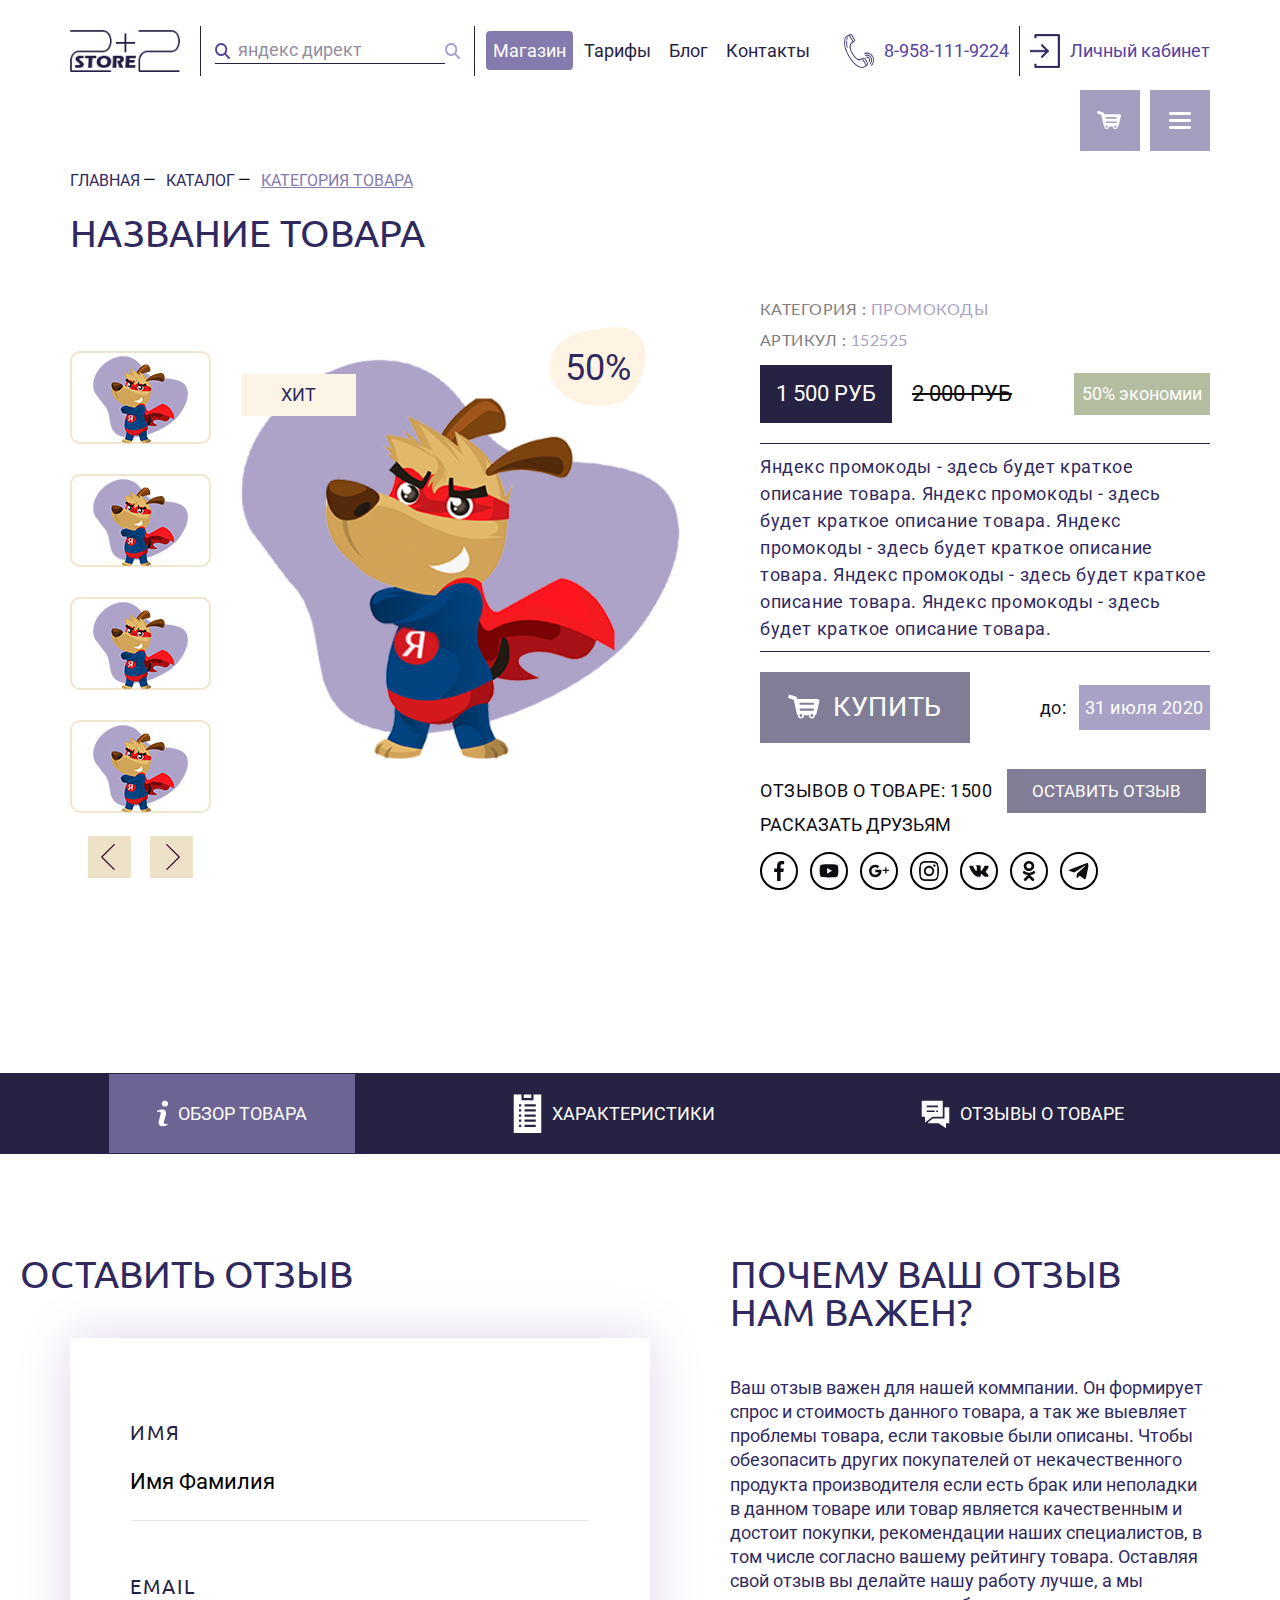
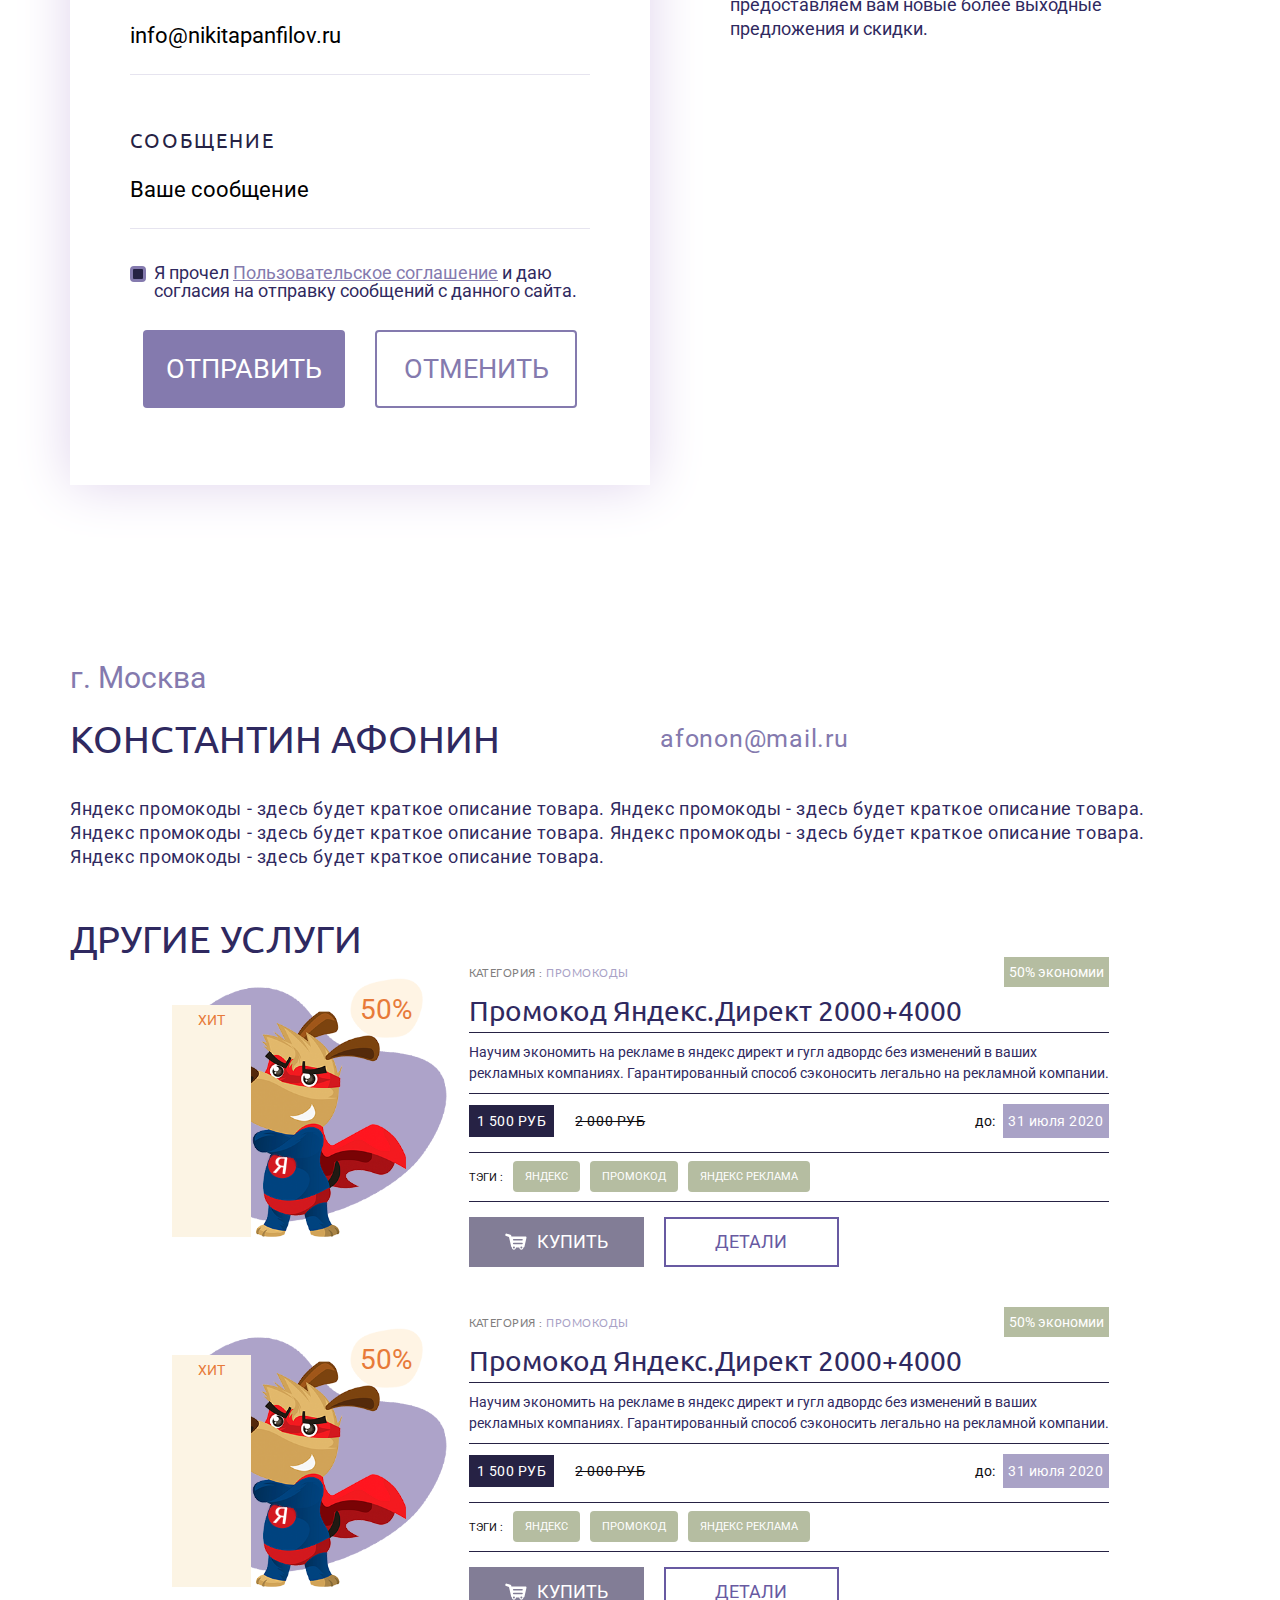
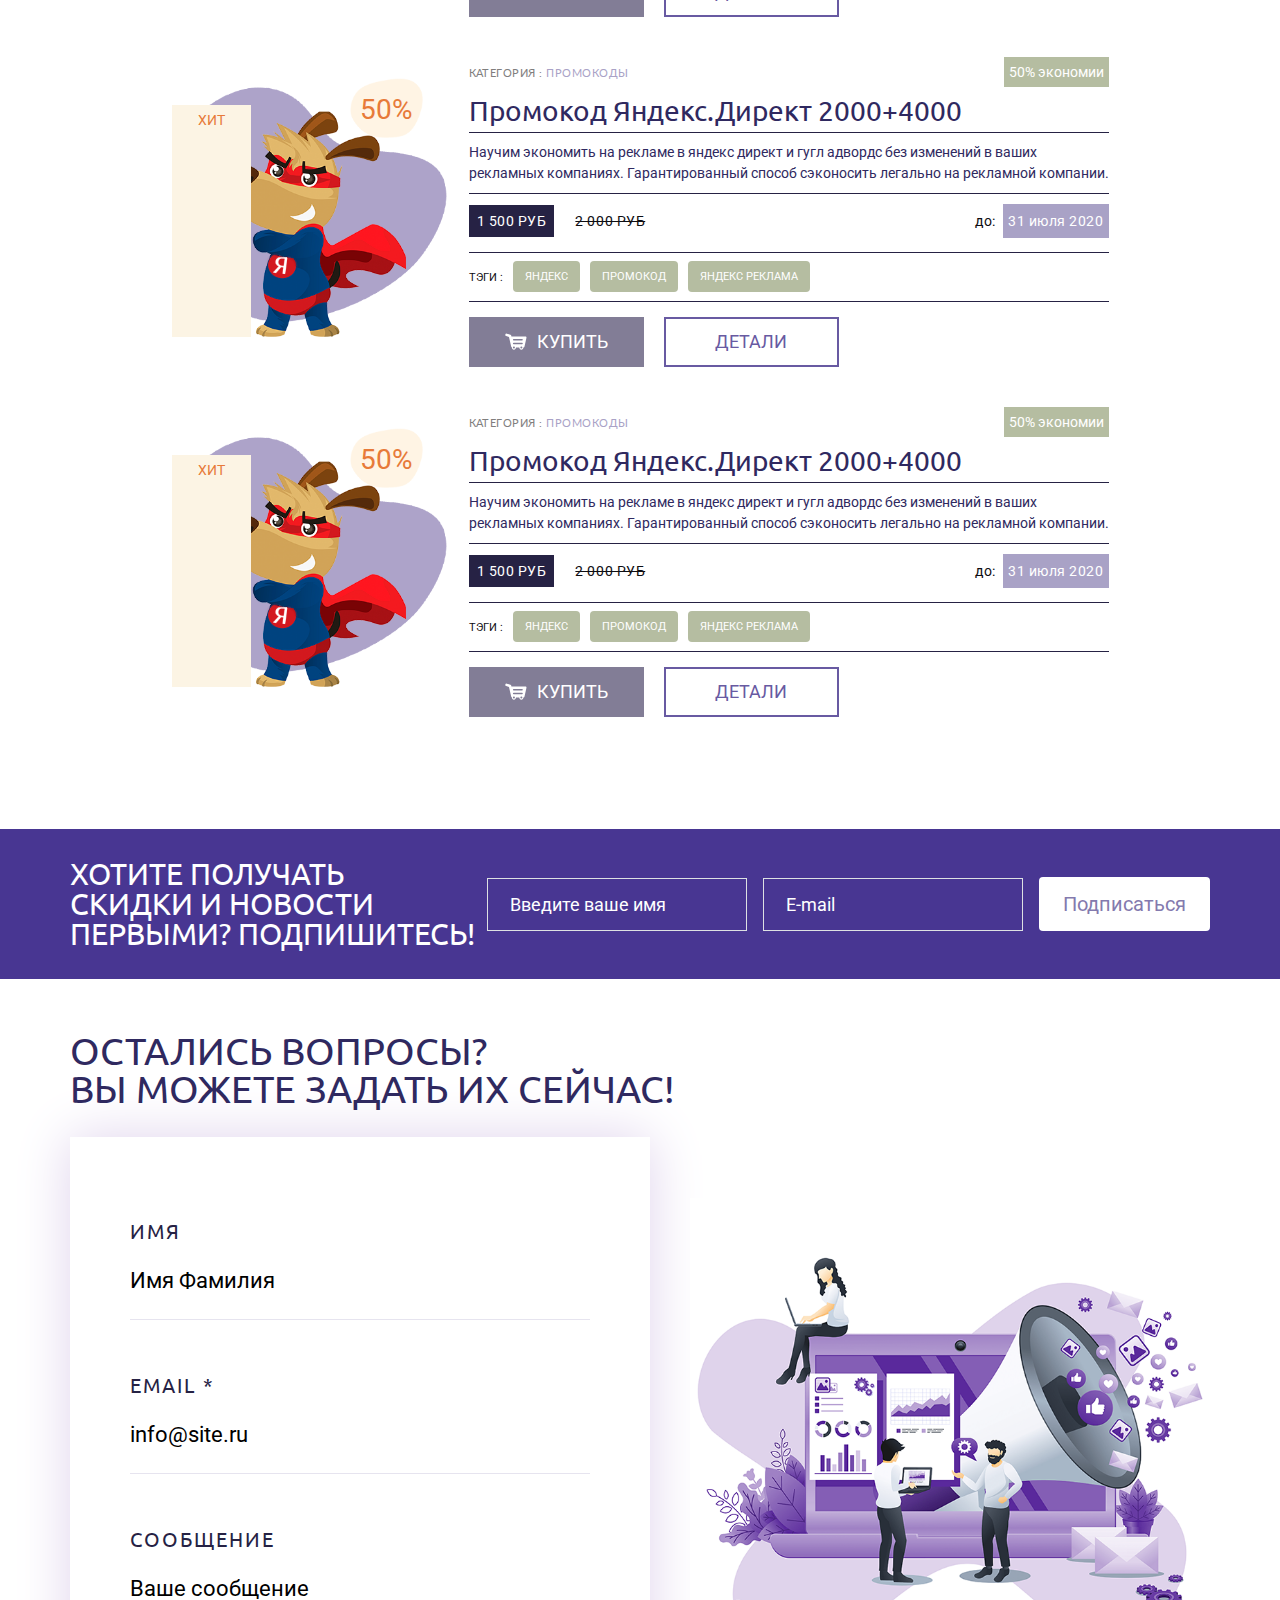
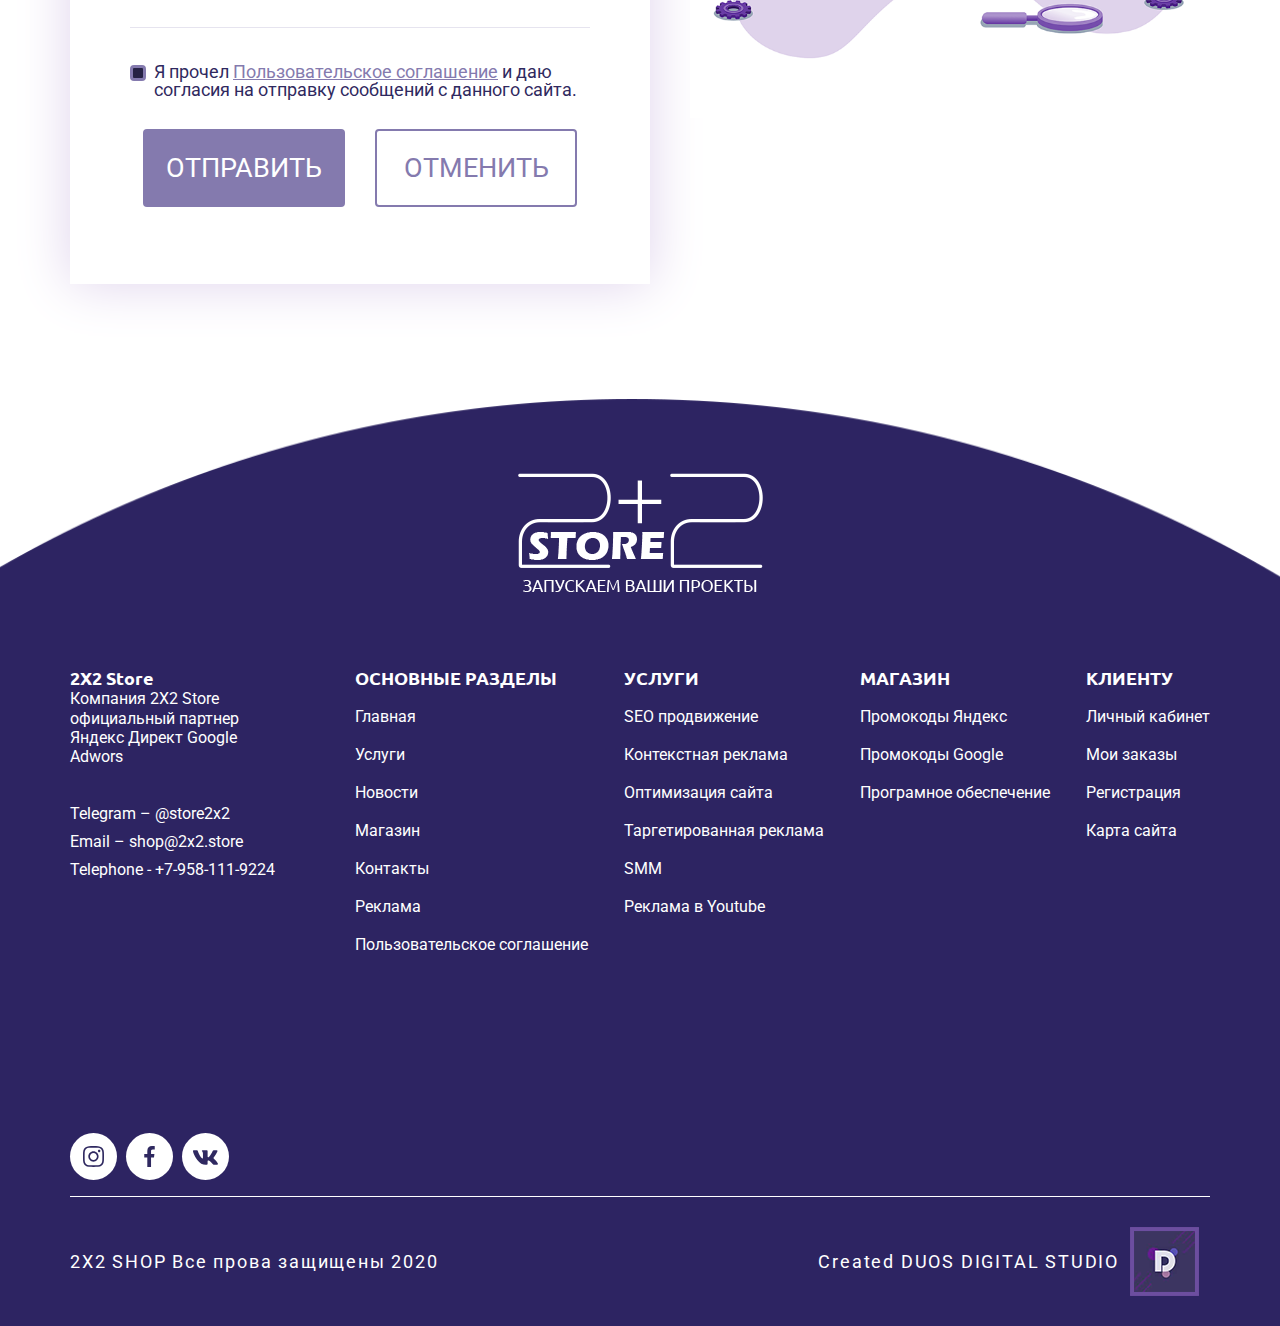
<file: product.html>
<!DOCTYPE html>
<html lang="ru">
<head>
	<meta charset="UTF-8">
	<meta name="viewport" content="width=device-width, initial-scale=1, shrink-to-fit=no">
	<meta http-equiv="X-UA-Compatible" content="ie=edge">
	<meta name="description" content="">
	<title>2+2 Store - Карточка товара</title>
	<!-- Favicon connect start -->
	<link rel="shortcut icon" href="img/favicon/favicon.ico" type="image/x-icon">
	<!-- Favicon connect end -->
	<link href="https://fonts.googleapis.com/css2?family=Lato:wght@300;700&family=Roboto&family=Ubuntu:wght@400;700&display=swap" rel="stylesheet">
	<link rel="stylesheet" href="css/style.min.css">
</head>
<body>
	<!-- Header start -->
	<header class="header header__other-pages">
		<div class="container-min">
			<div class="header__top">
				<div class="header__left">
					<div class="header__logo">
						<a href="index.html" class="header__logo-link">
							<img src="img/logo-other-pages.png" alt="2+2 Store" class="header__logo-pic">
						</a>
					</div>
					<div class="header__search header__search-other">
						 <input type="text" class="search__field search__field-other" placeholder="яндекс директ">
						 <a href="#!" class="search-btn">
						 	<img src="img/svg/search-other-icon.svg" alt="search-btn" class="search-pic">
						 </a>
					</div>
					<nav class="header__nav">
						<ul class="header__list">
							<li class="header__item">
								<a href="catalog.html" class="header__link header__link-other active">Магазин</a>
							</li>
							<li class="header__item">
								<a href="#!" class="header__link header__link-other">Тарифы</a>
							</li>
							<li class="header__item">
								<a href="news.html" class="header__link header__link-other">Блог</a>
							</li>
							<li class="header__item">
								<a href="contacts.html" class="header__link header__link-other">Контакты</a>
							</li>
						</ul>
					</nav>
				</div>
				<div class="header__top-right">
					<div class="header__user">
						<img src="img/phone-icon.png" alt="phone-icon" class="header__phone-icon">
						<a href="tel:89581119224" class="header__user-link">8-958-111-9224</a>
					</div>
					<div class="header__user js-modal-login">
						<img src="img/lk-icon.png" alt="cabinet" class="header__cabinet-icon">
						<a href="#!" class="header__user-link">Личный кабинет</a>
					</div>
				</div>
			</div>
			<div class="header__option">
				<div class="header__option-wrapper">
					<div class="header__option-wrapp-left">

						<div class="header__option-item option--active option-search__btn">
							<img src="img/svg/search-icon.svg" alt="search" class="header__option-search">
							<div class="modal__overlay-search"></div>
						</div>
						<!-- Modal windows Search start -->
						<div class="modal-search">
							<input type="text" class="modal-search__field" placeholder="яндекс директ">
						 	<a href="#!" class="search-btn">
						 		<img src="img/svg/search-icon.svg" alt="search-btn" class="search-pic">
						 	</a>
						</div>
						<!-- Modal windows Search end -->	
					</div>
					<div class="header__option-wrapp">
						<div class="header__option-item option--active option-cart__btn">
							<img src="img/svg/cart-icon.svg" alt="cart" class="header__option-cart">
							<!-- Modal windows Cart start -->
							<div class="modal-cart">
								<h2 class="modal-cart__title section__title">
									ВАША КОРЗИНА
								</h2>
								<p class="modal-cart__subtitle">СПИСОК ТОВАРОВ</p>
								<ul class="modal-cart__list">
									<li class="modal-cart__item">
										<div class="modal-cart__prod-wrapp">
											<p class="modal-cart__prod-name">Промокод Яндекс.Директ 2000+4000</p>
											<svg xmlns="http://www.w3.org/2000/svg" xmlns:xlink="http://www.w3.org/1999/xlink" version="1.1" id="Capa_1" x="0px" y="0px" viewBox="0 0 512 512" class="modal-cart__prod-delet"><g><g>
													<g><path d="M436,60h-90V45c0-24.813-20.187-45-45-45h-90c-24.813,0-45,20.187-45,45v15H76c-24.813,0-45,20.187-45,45v30    c0,8.284,6.716,15,15,15h16.183L88.57,470.945c0.003,0.043,0.007,0.086,0.011,0.129C90.703,494.406,109.97,512,133.396,512    h245.207c23.427,0,42.693-17.594,44.815-40.926c0.004-0.043,0.008-0.086,0.011-0.129L449.817,150H466c8.284,0,15-6.716,15-15v-30    C481,80.187,460.813,60,436,60z M196,45c0-8.271,6.729-15,15-15h90c8.271,0,15,6.729,15,15v15H196V45z M393.537,468.408    c-0.729,7.753-7.142,13.592-14.934,13.592H133.396c-7.792,0-14.204-5.839-14.934-13.592L92.284,150h327.432L393.537,468.408z     M451,120h-15H76H61v-15c0-8.271,6.729-15,15-15h105h150h105c8.271,0,15,6.729,15,15V120z" data-original="#000000" class="active-path" data-old_color="#000000"/></g>
												</g><g>
													<g><path d="M256,180c-8.284,0-15,6.716-15,15v212c0,8.284,6.716,15,15,15s15-6.716,15-15V195C271,186.716,264.284,180,256,180z" data-original="#000000" class="active-path" data-old_color="#000000"/></g>
												</g><g>
													<g><path d="M346,180c-8.284,0-15,6.716-15,15v212c0,8.284,6.716,15,15,15s15-6.716,15-15V195C361,186.716,354.284,180,346,180z" data-original="#000000" class="active-path" data-old_color="#000000"/></g>
												</g><g>
													<g><path d="M166,180c-8.284,0-15,6.716-15,15v212c0,8.284,6.716,15,15,15s15-6.716,15-15V195C181,186.716,174.284,180,166,180z" data-original="#000000" class="active-path" data-old_color="#000000"/></g>
												</g></g>
											</svg>
										</div>
										<div class="modal-cart__divider-line"></div>
										<span class="modal-cart__prod-price">1 500 РУБ</span>
									</li>
									<li class="modal-cart__item">
										<div class="modal-cart__prod-wrapp">
											<p class="modal-cart__prod-name">Промокод Яндекс.Директ 2000+4000</p>
											<svg xmlns="http://www.w3.org/2000/svg" xmlns:xlink="http://www.w3.org/1999/xlink" version="1.1" id="Capa_1" x="0px" y="0px" viewBox="0 0 512 512" class="modal-cart__prod-delet"><g><g>
													<g><path d="M436,60h-90V45c0-24.813-20.187-45-45-45h-90c-24.813,0-45,20.187-45,45v15H76c-24.813,0-45,20.187-45,45v30    c0,8.284,6.716,15,15,15h16.183L88.57,470.945c0.003,0.043,0.007,0.086,0.011,0.129C90.703,494.406,109.97,512,133.396,512    h245.207c23.427,0,42.693-17.594,44.815-40.926c0.004-0.043,0.008-0.086,0.011-0.129L449.817,150H466c8.284,0,15-6.716,15-15v-30    C481,80.187,460.813,60,436,60z M196,45c0-8.271,6.729-15,15-15h90c8.271,0,15,6.729,15,15v15H196V45z M393.537,468.408    c-0.729,7.753-7.142,13.592-14.934,13.592H133.396c-7.792,0-14.204-5.839-14.934-13.592L92.284,150h327.432L393.537,468.408z     M451,120h-15H76H61v-15c0-8.271,6.729-15,15-15h105h150h105c8.271,0,15,6.729,15,15V120z" data-original="#000000" class="active-path" data-old_color="#000000"/></g>
												</g><g>
													<g><path d="M256,180c-8.284,0-15,6.716-15,15v212c0,8.284,6.716,15,15,15s15-6.716,15-15V195C271,186.716,264.284,180,256,180z" data-original="#000000" class="active-path" data-old_color="#000000"/></g>
												</g><g>
													<g><path d="M346,180c-8.284,0-15,6.716-15,15v212c0,8.284,6.716,15,15,15s15-6.716,15-15V195C361,186.716,354.284,180,346,180z" data-original="#000000" class="active-path" data-old_color="#000000"/></g>
												</g><g>
													<g><path d="M166,180c-8.284,0-15,6.716-15,15v212c0,8.284,6.716,15,15,15s15-6.716,15-15V195C181,186.716,174.284,180,166,180z" data-original="#000000" class="active-path" data-old_color="#000000"/></g>
												</g></g>
											</svg>
										</div>
										<div class="modal-cart__divider-line"></div>
										<span class="modal-cart__prod-price">1 500 РУБ</span>
									</li>
									<li class="modal-cart__item">
										<div class="modal-cart__prod-wrapp">
											<p class="modal-cart__prod-name">Промокод Яндекс.Директ 2000+4000</p>
											<svg xmlns="http://www.w3.org/2000/svg" xmlns:xlink="http://www.w3.org/1999/xlink" version="1.1" id="Capa_1" x="0px" y="0px" viewBox="0 0 512 512" class="modal-cart__prod-delet"><g><g>
												<g><path d="M436,60h-90V45c0-24.813-20.187-45-45-45h-90c-24.813,0-45,20.187-45,45v15H76c-24.813,0-45,20.187-45,45v30    c0,8.284,6.716,15,15,15h16.183L88.57,470.945c0.003,0.043,0.007,0.086,0.011,0.129C90.703,494.406,109.97,512,133.396,512    h245.207c23.427,0,42.693-17.594,44.815-40.926c0.004-0.043,0.008-0.086,0.011-0.129L449.817,150H466c8.284,0,15-6.716,15-15v-30    C481,80.187,460.813,60,436,60z M196,45c0-8.271,6.729-15,15-15h90c8.271,0,15,6.729,15,15v15H196V45z M393.537,468.408    c-0.729,7.753-7.142,13.592-14.934,13.592H133.396c-7.792,0-14.204-5.839-14.934-13.592L92.284,150h327.432L393.537,468.408z     M451,120h-15H76H61v-15c0-8.271,6.729-15,15-15h105h150h105c8.271,0,15,6.729,15,15V120z" data-original="#000000" class="active-path" data-old_color="#000000"/></g>
												</g><g>
													<g><path d="M256,180c-8.284,0-15,6.716-15,15v212c0,8.284,6.716,15,15,15s15-6.716,15-15V195C271,186.716,264.284,180,256,180z" data-original="#000000" class="active-path" data-old_color="#000000"/></g>
												</g><g>
													<g><path d="M346,180c-8.284,0-15,6.716-15,15v212c0,8.284,6.716,15,15,15s15-6.716,15-15V195C361,186.716,354.284,180,346,180z" data-original="#000000" class="active-path" data-old_color="#000000"/></g>
												</g><g>
													<g><path d="M166,180c-8.284,0-15,6.716-15,15v212c0,8.284,6.716,15,15,15s15-6.716,15-15V195C181,186.716,174.284,180,166,180z" data-original="#000000" class="active-path" data-old_color="#000000"/></g>
												</g></g>
											</svg>
										</div>
										<div class="modal-cart__divider-line"></div>
										<span class="modal-cart__prod-price">1 500 РУБ</span>
									</li>
								</ul>
								<p class="modal-cart__prod-total">ИТОГ: <span class="modal-cart__total-value">4 500</span> РУБ</p>
								<div class="modal-cart__btn-wrapp">
									<a href="#!" class="modal-cart__btn cart__btn-close">СКРЫТЬ</a>
									<a href="cart.html" class="modal-cart__btn">ОФОРМИТЬ</a>
								</div>
							</div>
							<div class="modal__overlay"></div>
							<!-- Modal windows Cart end -->
						</div>
						<div class="header__option-item option--active option-burger__btn">
							<img src="img/svg/burger-icon.svg" alt="burger" class="header__option-burger">
							<!-- Modal windows Burger start -->
							<div class="modal-burger">
								<h4 class="burger__title">МЕНЮ</h4>
								<ul class="burger__list">
									<li class="burger__item">
										<a href="user-account.html" class="burger__link">Обо мне</a>
									</li>
									<li class="burger__item">
										<a class="burger__link">Блог</a>
									</li>
									<li class="burger__item">
										<a class="burger__link">Тарифы</a>
									</li>
									<li class="burger__item burger__item-shop">
										<div class="burger__item-wrapp">
											<a href="#" class="burger__subtitle">Магазин</a>
											<img src="img/arrow-burger-shop.png" alt="arrow" class="burger__arrow-pic">
										</div>
										<ul class="burger__sub-list">
											<li class="burger__item">
												<a class="burger__link burger__link-shop">Промокоды Яндекс Дерект</a>
											</li>
											<li class="burger__item">
												<a class="burger__link burger__link-shop">Промокоды Google</a>
											</li>
											<li class="burger__item">
												<a class="burger__link burger__link-shop">Программное обеспечение</a>
											</li>
											<li class="burger__item">
												<a class="burger__link burger__link-shop">Игры</a>
											</li>
										</ul>
									</li>
									<li class="burger__item">
										<a class="burger__link">Мои заказы</a>
									</li>
									<li class="burger__item">
										<a class="burger__link">Контакты</a>
									</li>
									<li class="burger__item">
										<a class="burger__link">Выйти</a>
									</li>
								</ul>
								<div class="modal-burger__divider-line"></div>
								<ul class="burger__list-contact">
									<li class="burger__item-contact">
										<img src="img/svg/phone-icon.svg" alt="phone" class="burger__contact-pic">
										<a href="tel:+79581119224" class="burger-contact__link">+7-958-111-9224</a>
									</li>
									<li class="burger__item-contact">
										<img src="img/svg/mail-icon.svg" alt="mail" class="burger__contact-pic">
										<a href="mailto:shop@2x2.store" class="burger-contact__link">shop@2x2.store</a>
									</li>
									<li class="burger__item-contact">
										<img src="img/svg/telegram-icon.svg" alt="telegram" class="burger__contact-pic">
										<a href="tg://resolve?domain=@store2x2" class="burger-contact__link">@store2x2</a>
									</li>
								</ul>
							</div>
							<div class="modal__overlay"></div>
							<!-- Modal windows Burger end -->
						</div>
					</div>
				</div>
			</div>
		</div>
	</header>
	<!-- Header end -->

	<!-- Product start -->
	<section class="product">
		<div class="container">
			<div class="catalog__top">
				<div class="breadcrumbs">
					<span class="breadcrumbs__item">ГЛАВНАЯ</span>
					<span class="breadcrumbs__item">КАТАЛОГ</span>
					<span class="breadcrumbs__item breadcrumbs__item--active">КАТЕГОРИЯ ТОВАРА</span>
				</div>
				<h2 class="page__title section__title">НАЗВАНИЕ ТОВАРА</h2>
			</div>
			<div class="page__wrapp">
				<div class="product__gallery">
					<div class="product__slider-min">
						<div class="product__item-min">
							<img src="img/product-pic-min.png" alt="product">
						</div>
						<div class="product__item-min">
							<img src="img/product-pic-min.png" alt="product">
						</div>
						<div class="product__item-min">
							<img src="img/product-pic-min.png" alt="product">
						</div>
						<div class="product__item-min">
							<img src="img/product-pic-min.png" alt="product">
						</div>
						<div class="product__item-min">
							<img src="img/product-pic-min.png" alt="product">
						</div>
						<div class="product__item-min">
							<img src="img/product-pic-min.png" alt="product">
						</div>
					</div>
					<div class="slider-big__wrapp">
						<div class="product__slider-big">
							<div class="product__item-big">
								<img src="img/product-pic-big.png" alt="product">
							</div>
							<div class="product__item-big">
								<img src="img/product-pic-big.png" alt="product">
							</div>
							<div class="product__item-big">
								<img src="img/product-pic-big.png" alt="product">
							</div>
							<div class="product__item-big">
								<img src="img/product-pic-big.png" alt="product">
							</div>
							<div class="product__item-big">
								<img src="img/product-pic-big.png" alt="product">
							</div>
							<div class="product__item-big">
								<img src="img/product-pic-big.png" alt="product">
							</div>
						</div>
						<span class="catalog__card-hit product-hit">ХИТ</span>
						<div class="catalog__card-discount product-discount">
							<span class="discount-value">50%</span>
						</div>
					</div>
				</div>
				<div class="catalog__card-content product__card-content">
					<div class="product-vendor">
						<p class="catalog__card-category">КАТЕГОРИЯ : <span class="categoty-name">ПРОМОКОДЫ</span></p>
						<p class="catalog__card-category">АРТИКУЛ : <span class="categoty-name">152525</span></p>
					</div>
					<div class="product__price">
						<div class="card__price-wrapp">
							<span class="catalog__card-price product__price-value">1 500 РУБ</span>
							<span class="catalog__card-price-old product__price-old">2 000 РУБ</span>
						</div>
						<span class="catalog__card-benefit">50% экономии</span>
					</div>
					<p class="catalog__card-desc product__desc">
						Яндекс промокоды - здесь будет краткое описание товара. Яндекс промокоды - здесь будет краткое описание товара. Яндекс промокоды - здесь будет краткое описание товара. Яндекс промокоды - здесь будет краткое описание товара. Яндекс промокоды - здесь будет краткое описание товара.
					</p>
					<div class="catalog__card-info product__btn">
						<a href="#!" class="catalog__card-btn">
							<img src="img/svg/catalog-cart-icon.svg" alt="cart-icon" class="card-btn__icon">КУПИТЬ
						</a>
						<p class="catalog__card-date">до:<span class="card__date-value">31 июля 2020</span></p>
					</div>
					<div class="products__share">
						<div class="products__reviews">
							<p class="products__reviews-item">ОТЗЫВОВ О ТОВАРЕ: <span class="reviews-name">1500</span></p>
							<a href="#!" class="products__reviews-btn">ОСТАВИТЬ ОТЗЫВ</a>
						</div>
						<div class="products__media">
							<p class="products__media-text">РАСКАЗАТЬ ДРУЗЬЯМ</p>
							<ul class="products__media-list">
								<li class="products__media-item">
									<a href="" class="products__media-link">
										<svg class="products__media-svg" id="Bold" enable-background="new 0 0 24 24" height="512" viewBox="0 0 24 24" width="512" xmlns="http://www.w3.org/2000/svg"><path d="m15.997 3.985h2.191v-3.816c-.378-.052-1.678-.169-3.192-.169-3.159 0-5.323 1.987-5.323 5.639v3.361h-3.486v4.266h3.486v10.734h4.274v-10.733h3.345l.531-4.266h-3.877v-2.939c.001-1.233.333-2.077 2.051-2.077z"/></svg>
									</a>
								</li>
								<li class="products__media-item">
									<a href="#!" class="products__media-link">
										<svg class="products__media-svg" height="682pt" viewBox="-21 -117 682.66672 682" width="682pt" xmlns="http://www.w3.org/2000/svg"><path d="m626.8125 64.035156c-7.375-27.417968-28.992188-49.03125-56.40625-56.414062-50.082031-13.703125-250.414062-13.703125-250.414062-13.703125s-200.324219 0-250.40625 13.183593c-26.886719 7.375-49.03125 29.519532-56.40625 56.933594-13.179688 50.078125-13.179688 153.933594-13.179688 153.933594s0 104.378906 13.179688 153.933594c7.382812 27.414062 28.992187 49.027344 56.410156 56.410156 50.605468 13.707031 250.410156 13.707031 250.410156 13.707031s200.324219 0 250.40625-13.183593c27.417969-7.378907 49.03125-28.992188 56.414062-56.40625 13.175782-50.082032 13.175782-153.933594 13.175782-153.933594s.527344-104.382813-13.183594-154.460938zm-370.601562 249.878906v-191.890624l166.585937 95.945312zm0 0"/></svg>
									</a>
								</li>
								<li class="products__media-item">
									<a href="#!" class="products__media-link">
										<svg class="products__media-svg" version="1.1" id="Capa_1" xmlns="http://www.w3.org/2000/svg" xmlns:xlink="http://www.w3.org/1999/xlink" x="0px" y="0px" viewBox="0 0 512 512" style="enable-background:new 0 0 512 512;" xml:space="preserve"><g><g><polygon points="448,224 448,160 416,160 416,224 352,224 352,256 416,256 416,320 448,320 448,256 512,256 512,224 "/></g></g><g><g><path d="M160,224v64h90.528c-13.216,37.248-48.8,64-90.528,64c-52.928,0-96-43.072-96-96c0-52.928,43.072-96,96-96c22.944,0,45.024,8.224,62.176,23.168l42.048-48.256C235.424,109.824,198.432,96,160,96C71.776,96,0,167.776,0,256s71.776,160,160,160s160-71.776,160-160v-32H160z"/></g></g><g></g><g></g><g></g><g></g><g></g><g></g><g></g><g></g><g></g><g></g><g></g><g></g><g></g><g></g><g></g></svg>
									</a>
								</li>
								<li class="products__media-item">
									<a href="#!" class="products__media-link">
										<svg class="products__media-svg" height="511pt" viewBox="0 0 511 511.9" width="511pt" xmlns="http://www.w3.org/2000/svg"><path d="m510.949219 150.5c-1.199219-27.199219-5.597657-45.898438-11.898438-62.101562-6.5-17.199219-16.5-32.597657-29.601562-45.398438-12.800781-13-28.300781-23.101562-45.300781-29.5-16.296876-6.300781-34.898438-10.699219-62.097657-11.898438-27.402343-1.300781-36.101562-1.601562-105.601562-1.601562s-78.199219.300781-105.5 1.5c-27.199219 1.199219-45.898438 5.601562-62.097657 11.898438-17.203124 6.5-32.601562 16.5-45.402343 29.601562-13 12.800781-23.097657 28.300781-29.5 45.300781-6.300781 16.300781-10.699219 34.898438-11.898438 62.097657-1.300781 27.402343-1.601562 36.101562-1.601562 105.601562s.300781 78.199219 1.5 105.5c1.199219 27.199219 5.601562 45.898438 11.902343 62.101562 6.5 17.199219 16.597657 32.597657 29.597657 45.398438 12.800781 13 28.300781 23.101562 45.300781 29.5 16.300781 6.300781 34.898438 10.699219 62.101562 11.898438 27.296876 1.203124 36 1.5 105.5 1.5s78.199219-.296876 105.5-1.5c27.199219-1.199219 45.898438-5.597657 62.097657-11.898438 34.402343-13.300781 61.601562-40.5 74.902343-74.898438 6.296876-16.300781 10.699219-34.902343 11.898438-62.101562 1.199219-27.300781 1.5-36 1.5-105.5s-.101562-78.199219-1.300781-105.5zm-46.097657 209c-1.101562 25-5.300781 38.5-8.800781 47.5-8.601562 22.300781-26.300781 40-48.601562 48.601562-9 3.5-22.597657 7.699219-47.5 8.796876-27 1.203124-35.097657 1.5-103.398438 1.5s-76.5-.296876-103.402343-1.5c-25-1.097657-38.5-5.296876-47.5-8.796876-11.097657-4.101562-21.199219-10.601562-29.398438-19.101562-8.5-8.300781-15-18.300781-19.101562-29.398438-3.5-9-7.699219-22.601562-8.796876-47.5-1.203124-27-1.5-35.101562-1.5-103.402343s.296876-76.5 1.5-103.398438c1.097657-25 5.296876-38.5 8.796876-47.5 4.101562-11.101562 10.601562-21.199219 19.203124-29.402343 8.296876-8.5 18.296876-15 29.398438-19.097657 9-3.5 22.601562-7.699219 47.5-8.800781 27-1.199219 35.101562-1.5 103.398438-1.5 68.402343 0 76.5.300781 103.402343 1.5 25 1.101562 38.5 5.300781 47.5 8.800781 11.097657 4.097657 21.199219 10.597657 29.398438 19.097657 8.5 8.300781 15 18.300781 19.101562 29.402343 3.5 9 7.699219 22.597657 8.800781 47.5 1.199219 27 1.5 35.097657 1.5 103.398438s-.300781 76.300781-1.5 103.300781zm0 0"/><path d="m256.449219 124.5c-72.597657 0-131.5 58.898438-131.5 131.5s58.902343 131.5 131.5 131.5c72.601562 0 131.5-58.898438 131.5-131.5s-58.898438-131.5-131.5-131.5zm0 216.800781c-47.097657 0-85.300781-38.199219-85.300781-85.300781s38.203124-85.300781 85.300781-85.300781c47.101562 0 85.300781 38.199219 85.300781 85.300781s-38.199219 85.300781-85.300781 85.300781zm0 0"/><path d="m423.851562 119.300781c0 16.953125-13.746093 30.699219-30.703124 30.699219-16.953126 0-30.699219-13.746094-30.699219-30.699219 0-16.957031 13.746093-30.699219 30.699219-30.699219 16.957031 0 30.703124 13.742188 30.703124 30.699219zm0 0"/></svg>
									</a>
								</li>
								<li class="products__media-item">
									<a href="#!" class="products__media-link">
										<svg class="products__media-svg" version="1.1" id="Capa_1" xmlns="http://www.w3.org/2000/svg" xmlns:xlink="http://www.w3.org/1999/xlink" x="0px" y="0px" viewBox="0 0 511.962 511.962" style="enable-background:new 0 0 511.962 511.962;" xml:space="preserve"><g><g><path d="M507.399,370.471c-1.376-2.304-9.888-20.8-50.848-58.816c-42.88-39.808-37.12-33.344,14.528-102.176c31.456-41.92,44.032-67.52,40.096-78.464c-3.744-10.432-26.88-7.68-26.88-7.68l-76.928,0.448c0,0-5.696-0.768-9.952,1.76c-4.128,2.496-6.784,8.256-6.784,8.256s-12.192,32.448-28.448,60.032c-34.272,58.208-48,61.28-53.6,57.664c-13.024-8.416-9.76-33.856-9.76-51.904c0-56.416,8.544-79.936-16.672-86.016c-8.384-2.016-14.528-3.36-35.936-3.584c-27.456-0.288-50.72,0.096-63.872,6.528c-8.768,4.288-15.52,13.856-11.392,14.4c5.088,0.672,16.608,3.104,22.72,11.424c7.904,10.72,7.616,34.848,7.616,34.848s4.544,66.4-10.592,74.656c-10.4,5.664-24.64-5.888-55.2-58.72c-15.648-27.04-27.488-56.96-27.488-56.96s-2.272-5.568-6.336-8.544c-4.928-3.616-11.84-4.768-11.84-4.768l-73.152,0.448c0,0-10.976,0.32-15.008,5.088c-3.584,4.256-0.288,13.024-0.288,13.024s57.28,133.984,122.112,201.536c59.488,61.92,127.008,57.856,127.008,57.856h30.592c0,0,9.248-1.024,13.952-6.112c4.352-4.672,4.192-13.44,4.192-13.44s-0.608-41.056,18.464-47.104c18.784-5.952,42.912,39.68,68.48,57.248c19.328,13.28,34.016,10.368,34.016,10.368l68.384-0.96C488.583,400.807,524.359,398.599,507.399,370.471z"/></g></g><g></g><g></g><g></g><g></g><g></g><g></g><g></g><g></g><g></g><g></g><g></g><g></g><g></g><g></g><g></g></svg>
									</a>
								</li>
								<li class="products__media-item">
									<a href="#!" class="products__media-link">
										<svg class="products__media-svg" id="Bold" enable-background="new 0 0 24 24" height="512" viewBox="0 0 24 24" width="512" xmlns="http://www.w3.org/2000/svg"><path d="m4.721 12.881c-.613 1.205.083 1.781 1.671 2.765 1.35.834 3.215 1.139 4.413 1.261-.491.472 1.759-1.692-4.721 4.541-1.374 1.317.838 3.43 2.211 2.141l3.717-3.585c1.423 1.369 2.787 2.681 3.717 3.59 1.374 1.294 3.585-.801 2.226-2.141-.102-.097-5.037-4.831-4.736-4.541 1.213-.122 3.05-.445 4.384-1.261l-.001-.001c1.588-.989 2.284-1.564 1.68-2.769-.365-.684-1.349-1.256-2.659-.267 0 0-1.769 1.355-4.622 1.355-2.854 0-4.622-1.355-4.622-1.355-1.309-.994-2.297-.417-2.658.267z"/><path d="m11.999 12.142c3.478 0 6.318-2.718 6.318-6.064 0-3.36-2.84-6.078-6.318-6.078-3.479 0-6.319 2.718-6.319 6.078 0 3.346 2.84 6.064 6.319 6.064zm0-9.063c1.709 0 3.103 1.341 3.103 2.999 0 1.644-1.394 2.985-3.103 2.985s-3.103-1.341-3.103-2.985c-.001-1.659 1.393-2.999 3.103-2.999z"/></svg>
									</a>
								</li>
								<li class="products__media-item">
									<a href="#!" class="products__media-link">
										<svg class="products__media-svg" id="Bold" enable-background="new 0 0 24 24" height="512" viewBox="0 0 24 24" width="512" xmlns="http://www.w3.org/2000/svg"><path d="m9.417 15.181-.397 5.584c.568 0 .814-.244 1.109-.537l2.663-2.545 5.518 4.041c1.012.564 1.725.267 1.998-.931l3.622-16.972.001-.001c.321-1.496-.541-2.081-1.527-1.714l-21.29 8.151c-1.453.564-1.431 1.374-.247 1.741l5.443 1.693 12.643-7.911c.595-.394 1.136-.176.691.218z"/></svg>
									</a>
								</li>
							</ul>
						</div>
					</div>
				</div>
			</div>
		</div>
	</section>
	<!-- Product start -->

	<!-- Tabs start -->
	<section class="tabs">
		<div class="container">
			<ul class="tabs-list">
				<li class="tabs-item tab--active">
					<img src="img/info-icon.png" alt="info" class="tab-pic">
					<p class="tab-text">ОБЗОР ТОВАРА</p>
				</li>
				<li class="tabs-item tabs-item--other">
					<img src="img/list-icon.png" alt="list" class="tab-pic">
					<p class="tab-text">ХАРАКТЕРИСТИКИ</p>
				</li>
				<li class="tabs-item">
					<img src="img/mass-icon.png" alt="massage" class="tab-pic">
					<p class="tab-text">ОТЗЫВЫ О ТОВАРЕ</p>
				</li>
			</ul>
		</div>
	</section>
	<!-- Tabs end -->

	<!-- Reviews start -->
	<section class="reviews">
		<div class="container-min">
			<div class="reviews__wrapp">
				<div class="reviews__form">
					<h2 class="page__title section__title reviews__title">ОСТАВИТЬ ОТЗЫВ</h2>
					<form action="/" class="feedback-form">
						<label for="username" class="feedback-form__field-name">ИМЯ</label>
						<input type="text" name="Имя" placeholder="Имя Фамилия" class="feedback-form__field">
						<label for="email" class="feedback-form__field-name">EMAIL</label>
						<input type="email" name="Телефон" placeholder="info@nikitapanfilov.ru" required class="feedback-form__field field--required">
						<label for="message" class="feedback-form__field-name">СООБЩЕНИЕ</label>
						<input type="text" name="Сообщение" placeholder="Ваше сообщение" class="feedback-form__field">
						<div class="feedback-form__policy">
							<input type="checkbox" id="policy" name="agree" checked="">
							<label for="policy">
								Я прочел <a href="#!" target="_blank" class="policy-link">Пользовательское соглашение</a> и даю согласия на отправку сообщений с данного сайта.
							</label>
						</div>
						<div class="feedback-form__submit-wrapp">
							<button type="submit" class="feedback-form__submit">ОТПРАВИТЬ</button>
							<button type="submit" class="feedback-form__submit form__submit-second">ОТМЕНИТЬ</button>
						</div>
					</form>
				</div>
				<div class="reviews__answer">
					<h2 class="page__title section__title">ПОЧЕМУ ВАШ ОТЗЫВ НАМ ВАЖЕН?</h2>
					<p class="reviews__answer-desc">Ваш отзыв важен для нашей коммпании. Он формирует спрос и стоимость данного товара, а так же выевляет проблемы товара, если таковые были описаны. Чтобы обезопасить других покупателей от некачественного продукта производителя если есть брак или неполадки в данном товаре или товар является качественным и достоит покупки, рекомендации наших специалистов, в том числе согласно вашему рейтингу товара. Оставляя свой отзыв вы делайте нашу работу лучше, а мы предоставляем вам новые более выходные предложения и скидки.</p>
				</div>
			</div>
		</div>
	</section>
	<!-- Reviews end -->

	<!-- Similar start -->
	<section class="similar">
		<div class="container">
			<div class="similar__info">
				<p class="similar__city">г. Москва</p>
				<div class="similar__top-title">
					<h2 class="similar__title page__title section__title">КОНСТАНТИН АФОНИН</h2>
					<a href="mailto:afonon@mail.ru" class="similar__mail-link">afonon@mail.ru</a>
				</div>
				<p class="similar__desc">
					Яндекс промокоды - здесь будет краткое описание товара. Яндекс промокоды - здесь будет краткое описание товара. Яндекс промокоды - здесь будет краткое описание товара. Яндекс промокоды - здесь будет краткое описание товара. Яндекс промокоды - здесь будет краткое описание товара.
				</p>
			</div>
			<div class="similar__cards">
				<h2 class="similar__title page__title section__title">ДРУГИЕ УСЛУГИ</h2>
				<ul class="similar__list">
					<li class="catalog__card-item">
						<div class="catalog__card-picture">
							<span class="catalog__card-hit">ХИТ</span>
							<div class="catalog__card-discount">
								<span class="discount-value">50%</span>
							</div>
						</div>
						<div class="catalog__card-content">
							<div class="catalog__card-top">
								<p class="catalog__card-category">КАТЕГОРИЯ : <span class="categoty-name">ПРОМОКОДЫ</span></p>
								<span class="catalog__card-benefit">50% экономии</span>
							</div>
							<h2 class="catalog__card-title section__title">Промокод Яндекс.Директ 2000+4000</h2>
							<p class="catalog__card-desc">
								Научим экономить на рекламе в яндекс директ и гугл адвордс без изменений в ваших рекламных компаниях. Гарантированный способ сэконосить легально на рекламной компании.
							</p>
							<div class="catalog__card-info">
								<div class="card__price-wrapp">
									<span class="catalog__card-price">1 500 РУБ</span>
									<span class="catalog__card-price-old">2 000 РУБ</span>
								</div>
								<p class="catalog__card-date">до:<span class="card__date-value">31 июля 2020</span></p>
							</div>
							<ul class="catalog__card-tags">
								<li class="card__tags-item">
									<p class="card__tags-title">ТЭГИ :</p>
								</li>
								<li class="card__tags-item">
									<sapn class="card__tags-name">ЯНДЕКС</sapn>
								</li>
								<li class="card__tags-item">
									<sapn class="card__tags-name">ПРОМОКОД</sapn>
								</li>
								<li class="card__tags-item">
									<sapn class="card__tags-name">ЯНДЕКС РЕКЛАМА</sapn>
								</li>
							</ul>
							<div class="catalog__card-buttons">
								<a href="#!" class="catalog__card-btn">
									<img src="img/svg/catalog-cart-icon.svg" alt="cart-icon" class="card-btn__icon">КУПИТЬ
								</a>
								<a href="#!" class="catalog__card-btn card-btn--second">ДЕТАЛИ</a>
							</div>
						</div>
					</li>
					<li class="catalog__card-item">
						<div class="catalog__card-picture">
							<span class="catalog__card-hit">ХИТ</span>
							<div class="catalog__card-discount">
								<span class="discount-value">50%</span>
							</div>
						</div>
						<div class="catalog__card-content">
							<div class="catalog__card-top">
								<p class="catalog__card-category">КАТЕГОРИЯ : <span class="categoty-name">ПРОМОКОДЫ</span></p>
								<span class="catalog__card-benefit">50% экономии</span>
							</div>
							<h2 class="catalog__card-title section__title">Промокод Яндекс.Директ 2000+4000</h2>
							<p class="catalog__card-desc">
								Научим экономить на рекламе в яндекс директ и гугл адвордс без изменений в ваших рекламных компаниях. Гарантированный способ сэконосить легально на рекламной компании.
							</p>
							<div class="catalog__card-info">
								<div class="card__price-wrapp">
									<span class="catalog__card-price">1 500 РУБ</span>
									<span class="catalog__card-price-old">2 000 РУБ</span>
								</div>
								<p class="catalog__card-date">до:<span class="card__date-value">31 июля 2020</span></p>
							</div>
							<ul class="catalog__card-tags">
								<li class="card__tags-item">
									<p class="card__tags-title">ТЭГИ :</p>
								</li>
								<li class="card__tags-item">
									<sapn class="card__tags-name">ЯНДЕКС</sapn>
								</li>
								<li class="card__tags-item">
									<sapn class="card__tags-name">ПРОМОКОД</sapn>
								</li>
								<li class="card__tags-item">
									<sapn class="card__tags-name">ЯНДЕКС РЕКЛАМА</sapn>
								</li>
							</ul>
							<div class="catalog__card-buttons">
								<a href="#!" class="catalog__card-btn">
									<img src="img/svg/catalog-cart-icon.svg" alt="cart-icon" class="card-btn__icon">КУПИТЬ
								</a>
								<a href="#!" class="catalog__card-btn card-btn--second">ДЕТАЛИ</a>
							</div>
						</div>
					</li>
					<li class="catalog__card-item">
						<div class="catalog__card-picture">
							<span class="catalog__card-hit">ХИТ</span>
							<div class="catalog__card-discount">
								<span class="discount-value">50%</span>
							</div>
						</div>
						<div class="catalog__card-content">
							<div class="catalog__card-top">
								<p class="catalog__card-category">КАТЕГОРИЯ : <span class="categoty-name">ПРОМОКОДЫ</span></p>
								<span class="catalog__card-benefit">50% экономии</span>
							</div>
							<h2 class="catalog__card-title section__title">Промокод Яндекс.Директ 2000+4000</h2>
							<p class="catalog__card-desc">
								Научим экономить на рекламе в яндекс директ и гугл адвордс без изменений в ваших рекламных компаниях. Гарантированный способ сэконосить легально на рекламной компании.
							</p>
							<div class="catalog__card-info">
								<div class="card__price-wrapp">
									<span class="catalog__card-price">1 500 РУБ</span>
									<span class="catalog__card-price-old">2 000 РУБ</span>
								</div>
								<p class="catalog__card-date">до:<span class="card__date-value">31 июля 2020</span></p>
							</div>
							<ul class="catalog__card-tags">
								<li class="card__tags-item">
									<p class="card__tags-title">ТЭГИ :</p>
								</li>
								<li class="card__tags-item">
									<sapn class="card__tags-name">ЯНДЕКС</sapn>
								</li>
								<li class="card__tags-item">
									<sapn class="card__tags-name">ПРОМОКОД</sapn>
								</li>
								<li class="card__tags-item">
									<sapn class="card__tags-name">ЯНДЕКС РЕКЛАМА</sapn>
								</li>
							</ul>
							<div class="catalog__card-buttons">
								<a href="#!" class="catalog__card-btn">
									<img src="img/svg/catalog-cart-icon.svg" alt="cart-icon" class="card-btn__icon">КУПИТЬ
								</a>
								<a href="#!" class="catalog__card-btn card-btn--second">ДЕТАЛИ</a>
							</div>
						</div>
					</li>
					<li class="catalog__card-item">
						<div class="catalog__card-picture">
							<span class="catalog__card-hit">ХИТ</span>
							<div class="catalog__card-discount">
								<span class="discount-value">50%</span>
							</div>
						</div>
						<div class="catalog__card-content">
							<div class="catalog__card-top">
								<p class="catalog__card-category">КАТЕГОРИЯ : <span class="categoty-name">ПРОМОКОДЫ</span></p>
								<span class="catalog__card-benefit">50% экономии</span>
							</div>
							<h2 class="catalog__card-title section__title">Промокод Яндекс.Директ 2000+4000</h2>
							<p class="catalog__card-desc">
								Научим экономить на рекламе в яндекс директ и гугл адвордс без изменений в ваших рекламных компаниях. Гарантированный способ сэконосить легально на рекламной компании.
							</p>
							<div class="catalog__card-info">
								<div class="card__price-wrapp">
									<span class="catalog__card-price">1 500 РУБ</span>
									<span class="catalog__card-price-old">2 000 РУБ</span>
								</div>
								<p class="catalog__card-date">до:<span class="card__date-value">31 июля 2020</span></p>
							</div>
							<ul class="catalog__card-tags">
								<li class="card__tags-item">
									<p class="card__tags-title">ТЭГИ :</p>
								</li>
								<li class="card__tags-item">
									<sapn class="card__tags-name">ЯНДЕКС</sapn>
								</li>
								<li class="card__tags-item">
									<sapn class="card__tags-name">ПРОМОКОД</sapn>
								</li>
								<li class="card__tags-item">
									<sapn class="card__tags-name">ЯНДЕКС РЕКЛАМА</sapn>
								</li>
							</ul>
							<div class="catalog__card-buttons">
								<a href="#!" class="catalog__card-btn">
									<img src="img/svg/catalog-cart-icon.svg" alt="cart-icon" class="card-btn__icon">КУПИТЬ
								</a>
								<a href="#!" class="catalog__card-btn card-btn--second">ДЕТАЛИ</a>
							</div>
						</div>
					</li>
				</ul>
			</div>
		</div>
	</section>
	<!-- Similar end -->

	<!-- Newsletter start -->
	<section class="newsletter">
		<div class="container-min">
			<div class="newsletter__wrapp">
				<h2 class="newsletter__title">
					ХОТИТЕ ПОЛУЧАТЬ<br>СКИДКИ И НОВОСТИ ПЕРВЫМИ? ПОДПИШИТЕСЬ!
				</h2>
				<form class="newsletter-form">
					<input type="text" name="Имя" placeholder="Введите ваше имя" required class="newsletter-form__field">
					<input type="email" name="Телефон" placeholder="E-mail" required class="newsletter-form__field">
					<button type="submit" class="newsletter-form__submit">Подписаться</button>
				</form>
			</div> 
		</div>
	</section>
	<!-- Newsletter end -->

	<!-- Feedback start	 -->
	<section class="feedback">
		<div class="container-min">
			<div class="feedback__wrapp">
				<div class="feedback__forms">
					<h2 class="feedback__title section__title">ОСТАЛИСЬ ВОПРОСЫ?<br>ВЫ МОЖЕТЕ ЗАДАТЬ ИХ СЕЙЧАС!</h2>
					<form action="/" class="feedback-form">
						<label for="username" class="feedback-form__field-name">ИМЯ</label>
						<input type="text" name="Имя" placeholder="Имя Фамилия" class="feedback-form__field">
						<label for="email" class="feedback-form__field-name">EMAIL <span class="field--required">*</span></label>
						<input type="email" name="Телефон" placeholder="info@site.ru" required class="feedback-form__field">
						<label for="message" class="feedback-form__field-name">СООБЩЕНИЕ</label>
						<input type="text" name="Сообщение" placeholder="Ваше сообщение" class="feedback-form__field">
						<div class="feedback-form__policy">
							<input type="checkbox" id="policy" name="agree" checked="">
							<label for="policy">
								Я прочел <a href="#!" target="_blank" class="policy-link">Пользовательское соглашение</a> и даю согласия на отправку сообщений с данного сайта.
							</label>
						</div>
						<div class="feedback-form__submit-wrapp">
							<button type="submit" class="feedback-form__submit">ОТПРАВИТЬ</button>
							<button type="submit" class="feedback-form__submit form__submit-second">ОТМЕНИТЬ</button>
						</div>
					</form>
				</div>
				<div class="feedback__picture">
					<img src="img/feedback-pic.png" alt="Feedback illustration" class="feedback__pucture-pic">
				</div>
			</div>
		</div>
	</section>
	<!-- Feedback end	 -->

	<!-- Footer start -->
	<footer class="footer">
		<div class="container-footer">
			<div class="footer__logo">
				<img src="img/logo-footer.png" alt="Logo 2+2 Store" class="footer__logo-pic">
			</div>
			<div class="footer__main-content">
				<div class="footer__contacts-info">
					<div class="footer__company-info">
						<h5 class="company-info__subtitle">2Х2 Store</h5>
						<p class="company-info__desc">Компания 2Х2 Store официальный партнер Яндекс Директ Google Adwors</p>
					</div>
					<ul class="footer-contacts">
						<li class="footer-contact__item">
							<p class="footer-contact__text">
								Telegram – <a href="tg://resolve?domain=@store2x2" class="footer-contact__link">@store2x2</a>
							</p>
						</li>
						<li class="footer-contact__item">
							<p class="footer-contact__text">
								Email – <a href="mailto:shop@2x2.store" class="footer-contact__link">shop@2x2.store</a>
							</p>
						</li>
						<li class="footer-contact__item">
							<p class="footer-contact__text">
								Telephone - <a href="tel:+79581119224" class="footer-contact__link">+7-958-111-9224</a>
							</p>
						</li>
					</ul>
				</div>
				<nav class="footer__navigation">
					<ul class="footer__menu">
						<li class="footer__menu-item">
							<h4 href="" class="footer__menu-title">ОСНОВНЫЕ РАЗДЕЛЫ</h4>
						</li>
						<li class="footer__menu-item">
							<a href="" class="footer__menu-link">Главная</a>
						</li>
						<li class="footer__menu-item">
							<a href="" class="footer__menu-link">Услуги</a>
						</li>
						<li class="footer__menu-item">
							<a href="" class="footer__menu-link">Новости</a>
						</li>
						<li class="footer__menu-item">
							<a href="" class="footer__menu-link">Магазин</a>
						</li>
						<li class="footer__menu-item">
							<a href="" class="footer__menu-link">Контакты</a>
						</li>
						<li class="footer__menu-item">
							<a href="" class="footer__menu-link">Реклама</a>
						</li>
						<li class="footer__menu-item">
							<a href="" class="footer__menu-link">Пользовательское соглашение</a>
						</li>
					</ul>
					<ul class="footer__menu">
						<li class="footer__menu-item">
							<h4 href="" class="footer__menu-title">УСЛУГИ</h4>
						</li>
						<li class="footer__menu-item">
							<a href="" class="footer__menu-link">SEO продвижение</a>
						</li>
						<li class="footer__menu-item">
							<a href="" class="footer__menu-link">Контекстная реклама</a>
						</li>
						<li class="footer__menu-item">
							<a href="" class="footer__menu-link">Оптимизация сайта</a>
						</li>
						<li class="footer__menu-item">
							<a href="" class="footer__menu-link">Таргетированная реклама</a>
						</li>
						<li class="footer__menu-item">
							<a href="" class="footer__menu-link">SMM</a>
						</li>
						<li class="footer__menu-item">
							<a href="" class="footer__menu-link">Реклама в Youtube</a>
						</li>
					</ul>
					<ul class="footer__menu">
						<li class="footer__menu-item">
							<h4 href="" class="footer__menu-title">МАГАЗИН</h4>
						</li>
						<li class="footer__menu-item">
							<a href="" class="footer__menu-link">Промокоды Яндекс</a>
						</li>
						<li class="footer__menu-item">
							<a href="" class="footer__menu-link">Промокоды Google</a>
						</li>
						<li class="footer__menu-item">
							<a href="" class="footer__menu-link">Програмное обеспечение</a>
						</li>
					</ul>
					<ul class="footer__menu">
						<li class="footer__menu-item">
							<h4 href="" class="footer__menu-title">КЛИЕНТУ</h4>
						</li>
						<li class="footer__menu-item">
							<a href="" class="footer__menu-link">Личный кабинет</a>
						</li>
						<li class="footer__menu-item">
							<a href="" class="footer__menu-link">Мои заказы</a>
						</li>
						<li class="footer__menu-item">
							<a href="" class="footer__menu-link">Регистрация</a>
						</li>
						<li class="footer__menu-item">
							<a href="" class="footer__menu-link">Карта сайта</a>
						</li>
					</ul>
				</nav>
			</div>
			<div class="footer__bottom-content">
				<div class="footer-media">
					<div class="footer-media__box-icon">
						<a href="#!" class="footer-media__link">
							<img src="img/svg/inst-icon.svg" alt="instagram" class="footer-media__icon footer__inst-icon">
						</a>
					</div>
					<div class="footer-media__box-icon">
						<a href="#!" class="footer-media__link">
							<img src="img/svg/fb-icon.svg" alt="facebook" class="footer-media__icon footer__fb-icon">
						</a>
					</div>
					<div class="footer-media__box-icon">
						<a href="#!" class="footer-media__link">
							<img src="img/svg/vk-icon.svg" alt="vkontakte" class="footer-media__icon footer__vk-icon">
						</a>
					</div>
				</div>
				<div class="footer__divider-line"></div>
				<div class="footer__copyright">
					<p class="footer__copyright-owner">2X2 SHOP Все прова защищены 2020</p>
					<div class="footer__copyright-creator">
						<a href="https://d-u-o-s.ru/" class="footer__creator-link">
							<p class="footer__creator-name">Created DUOS DIGITAL STUDIO</p>
							<img src="img/duos-logo.png" alt="DUOS DIGITAL STUDIO" class="footer__creator-logo">
						</a>
					</div>
				</div>
			</div>
		</div>
	</footer>
	<!-- Footer end -->

	<!-- Modal windows Login start -->
	<div class="modal-login">
		<h2 class="modal-login__title section__title">
			ВХОД
		</h2>
		<form action="/" class="modal-login__form">
			<label for="login" class="modal-login__field-name">ЛОГИН</label>
			<input type="text" name="Логин" placeholder="login" class="modal-login__field">
			<label for="password" class="modal-login__field-name">ПАРОЛЬ</label>
			<input type="password" name="Телефон" placeholder="•‎•‎•‎•‎•‎•‎•‎•‎•‎" required class="modal-login__field">
			<div class="modal-login__remember">
				<input type="checkbox" checked="" id="remember">
				<label for="remember">Запомнить меня</label>
			</div>
			<a href="registration.html" class="modal-login__pass-link">Забыли пароль?</a>
			<button type="submit" class="modal-login__submit">ВХОД</button>
		</form>
	</div>
	<div class="modal__overlay"></div>
	<!-- Modal windows Login end -->

	<!-- Connection JS -->
	<script src="https://code.jquery.com/jquery-3.5.1.min.js"></script>
	<script src="js/slick.min.js"></script>
	<script src="js/main.min.js"></script>
</body>
</html>
</file>
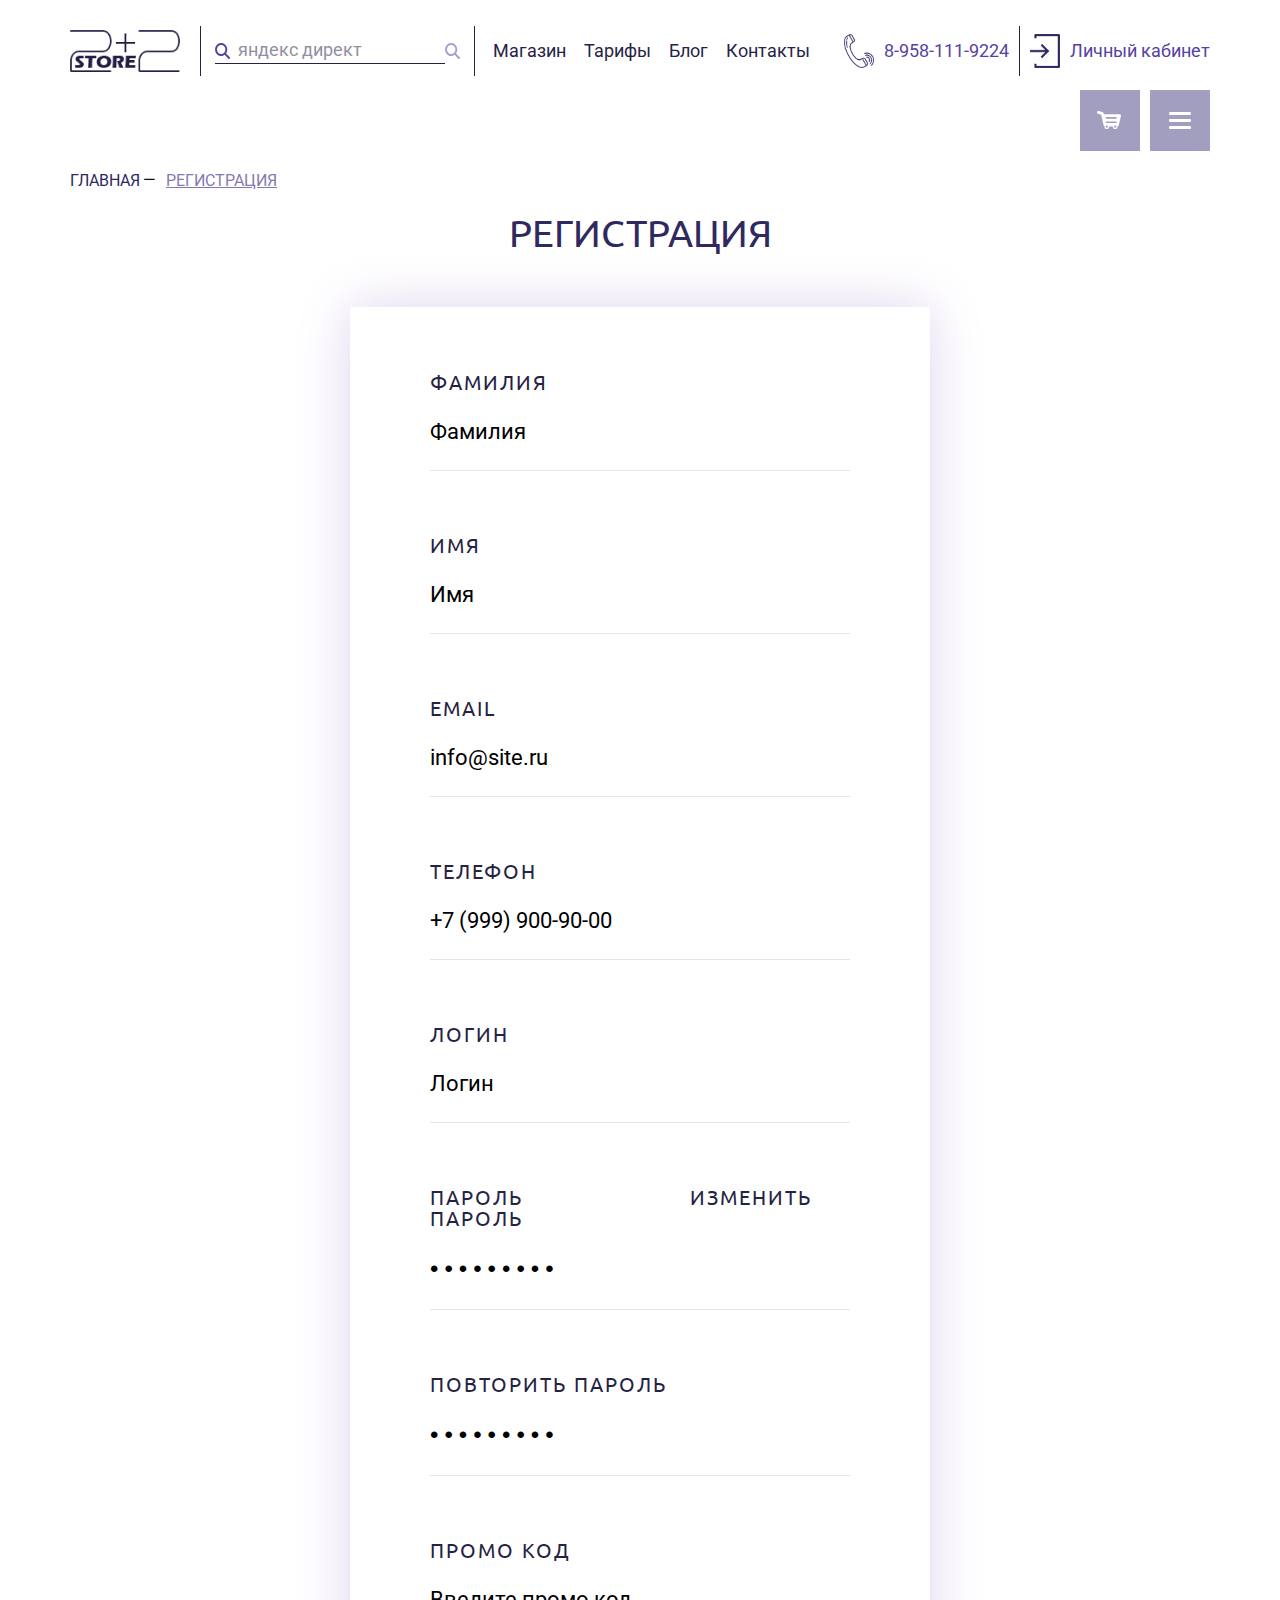
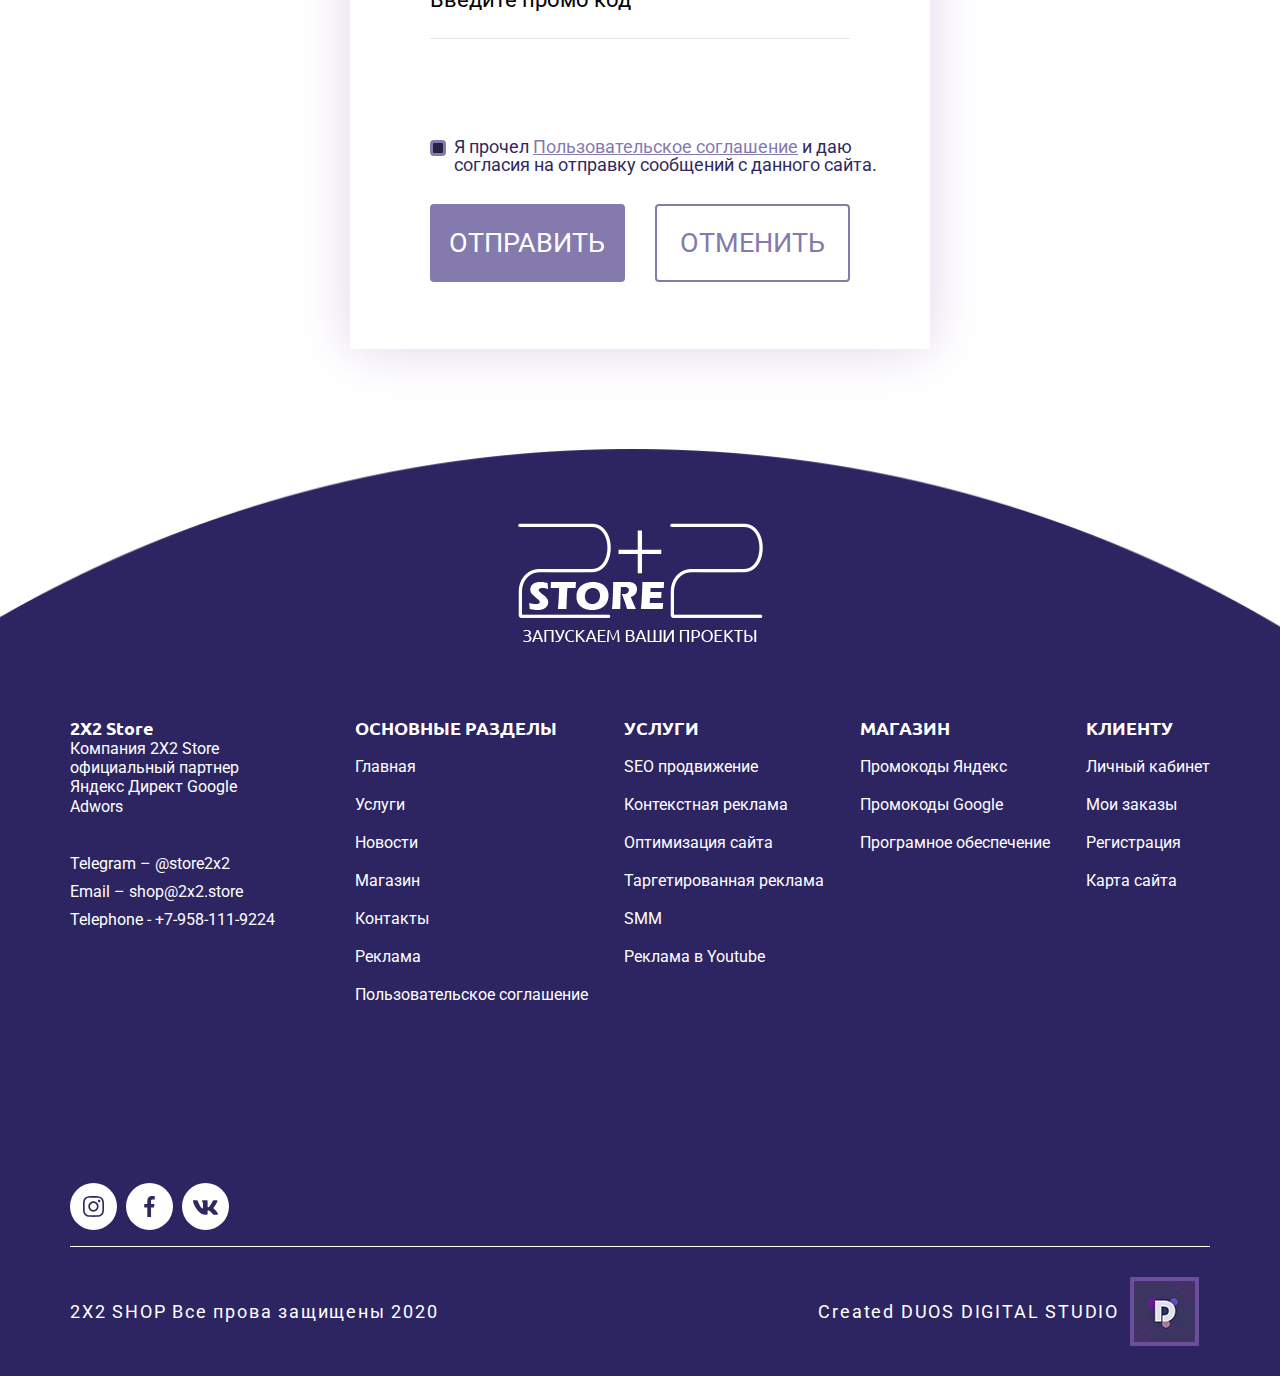
<file: registration.html>
<!DOCTYPE html>
<html lang="ru">
<head>
	<meta charset="UTF-8">
	<meta name="viewport" content="width=device-width, initial-scale=1, shrink-to-fit=no">
	<meta http-equiv="X-UA-Compatible" content="ie=edge">
	<meta name="description" content="">
	<title>2+2 Store - Регистрация</title>
	<!-- Favicon connect start -->
	<link rel="shortcut icon" href="img/favicon/favicon.ico" type="image/x-icon">
	<!-- Favicon connect end -->
	<link href="https://fonts.googleapis.com/css2?family=Lato:wght@300;700&family=Roboto&family=Ubuntu:wght@400;700&display=swap" rel="stylesheet">
	<link rel="stylesheet" href="css/style.min.css">
</head>
<body>
	<!-- Header start -->
	<header class="header header__other-pages">
		<div class="container-min">
			<div class="header__top">
				<div class="header__left">
					<div class="header__logo">
						<a href="index.html" class="header__logo-link">
							<img src="img/logo-other-pages.png" alt="2+2 Store" class="header__logo-pic">
						</a>
					</div>
					<div class="header__search header__search-other">
						 <input type="text" class="search__field search__field-other" placeholder="яндекс директ">
						 <a href="#!" class="search-btn">
						 	<img src="img/svg/search-other-icon.svg" alt="search-btn" class="search-pic">
						 </a>
					</div>
					<nav class="header__nav">
						<ul class="header__list">
							<li class="header__item">
								<a href="catalog.html" class="header__link header__link-other">Магазин</a>
							</li>
							<li class="header__item">
								<a href="#!" class="header__link header__link-other">Тарифы</a>
							</li>
							<li class="header__item">
								<a href="news.html" class="header__link header__link-other">Блог</a>
							</li>
							<li class="header__item">
								<a href="contacts.html" class="header__link header__link-other">Контакты</a>
							</li>
						</ul>
					</nav>
				</div>
				<div class="header__top-right">
					<div class="header__user">
						<img src="img/phone-icon.png" alt="phone-icon" class="header__phone-icon">
						<a href="tel:89581119224" class="header__user-link">8-958-111-9224</a>
					</div>
					<div class="header__user js-modal-login">
						<img src="img/lk-icon.png" alt="cabinet" class="header__cabinet-icon">
						<a href="#!" class="header__user-link">Личный кабинет</a>
					</div>
				</div>
			</div>
			<div class="header__option">
				<div class="header__option-wrapper">
					<div class="header__option-wrapp-left">

						<div class="header__option-item option--active option-search__btn">
							<img src="img/svg/search-icon.svg" alt="search" class="header__option-search">
							<div class="modal__overlay-search"></div>
						</div>
						<!-- Modal windows Search start -->
						<div class="modal-search">
							<input type="text" class="modal-search__field" placeholder="яндекс директ">
						 	<a href="#!" class="search-btn">
						 		<img src="img/svg/search-icon.svg" alt="search-btn" class="search-pic">
						 	</a>
						</div>
						<!-- Modal windows Search end -->	
					</div>
					<div class="header__option-wrapp">
						<div class="header__option-item option--active option-cart__btn">
							<img src="img/svg/cart-icon.svg" alt="cart" class="header__option-cart">
							<!-- Modal windows Cart start -->
							<div class="modal-cart">
								<h2 class="modal-cart__title section__title">
									ВАША КОРЗИНА
								</h2>
								<p class="modal-cart__subtitle">СПИСОК ТОВАРОВ</p>
								<ul class="modal-cart__list">
									<li class="modal-cart__item">
										<div class="modal-cart__prod-wrapp">
											<p class="modal-cart__prod-name">Промокод Яндекс.Директ 2000+4000</p>
											<svg xmlns="http://www.w3.org/2000/svg" xmlns:xlink="http://www.w3.org/1999/xlink" version="1.1" id="Capa_1" x="0px" y="0px" viewBox="0 0 512 512" class="modal-cart__prod-delet"><g><g>
													<g><path d="M436,60h-90V45c0-24.813-20.187-45-45-45h-90c-24.813,0-45,20.187-45,45v15H76c-24.813,0-45,20.187-45,45v30    c0,8.284,6.716,15,15,15h16.183L88.57,470.945c0.003,0.043,0.007,0.086,0.011,0.129C90.703,494.406,109.97,512,133.396,512    h245.207c23.427,0,42.693-17.594,44.815-40.926c0.004-0.043,0.008-0.086,0.011-0.129L449.817,150H466c8.284,0,15-6.716,15-15v-30    C481,80.187,460.813,60,436,60z M196,45c0-8.271,6.729-15,15-15h90c8.271,0,15,6.729,15,15v15H196V45z M393.537,468.408    c-0.729,7.753-7.142,13.592-14.934,13.592H133.396c-7.792,0-14.204-5.839-14.934-13.592L92.284,150h327.432L393.537,468.408z     M451,120h-15H76H61v-15c0-8.271,6.729-15,15-15h105h150h105c8.271,0,15,6.729,15,15V120z" data-original="#000000" class="active-path" data-old_color="#000000"/></g>
												</g><g>
													<g><path d="M256,180c-8.284,0-15,6.716-15,15v212c0,8.284,6.716,15,15,15s15-6.716,15-15V195C271,186.716,264.284,180,256,180z" data-original="#000000" class="active-path" data-old_color="#000000"/></g>
												</g><g>
													<g><path d="M346,180c-8.284,0-15,6.716-15,15v212c0,8.284,6.716,15,15,15s15-6.716,15-15V195C361,186.716,354.284,180,346,180z" data-original="#000000" class="active-path" data-old_color="#000000"/></g>
												</g><g>
													<g><path d="M166,180c-8.284,0-15,6.716-15,15v212c0,8.284,6.716,15,15,15s15-6.716,15-15V195C181,186.716,174.284,180,166,180z" data-original="#000000" class="active-path" data-old_color="#000000"/></g>
												</g></g>
											</svg>
										</div>
										<div class="modal-cart__divider-line"></div>
										<span class="modal-cart__prod-price">1 500 РУБ</span>
									</li>
									<li class="modal-cart__item">
										<div class="modal-cart__prod-wrapp">
											<p class="modal-cart__prod-name">Промокод Яндекс.Директ 2000+4000</p>
											<svg xmlns="http://www.w3.org/2000/svg" xmlns:xlink="http://www.w3.org/1999/xlink" version="1.1" id="Capa_1" x="0px" y="0px" viewBox="0 0 512 512" class="modal-cart__prod-delet"><g><g>
													<g><path d="M436,60h-90V45c0-24.813-20.187-45-45-45h-90c-24.813,0-45,20.187-45,45v15H76c-24.813,0-45,20.187-45,45v30    c0,8.284,6.716,15,15,15h16.183L88.57,470.945c0.003,0.043,0.007,0.086,0.011,0.129C90.703,494.406,109.97,512,133.396,512    h245.207c23.427,0,42.693-17.594,44.815-40.926c0.004-0.043,0.008-0.086,0.011-0.129L449.817,150H466c8.284,0,15-6.716,15-15v-30    C481,80.187,460.813,60,436,60z M196,45c0-8.271,6.729-15,15-15h90c8.271,0,15,6.729,15,15v15H196V45z M393.537,468.408    c-0.729,7.753-7.142,13.592-14.934,13.592H133.396c-7.792,0-14.204-5.839-14.934-13.592L92.284,150h327.432L393.537,468.408z     M451,120h-15H76H61v-15c0-8.271,6.729-15,15-15h105h150h105c8.271,0,15,6.729,15,15V120z" data-original="#000000" class="active-path" data-old_color="#000000"/></g>
												</g><g>
													<g><path d="M256,180c-8.284,0-15,6.716-15,15v212c0,8.284,6.716,15,15,15s15-6.716,15-15V195C271,186.716,264.284,180,256,180z" data-original="#000000" class="active-path" data-old_color="#000000"/></g>
												</g><g>
													<g><path d="M346,180c-8.284,0-15,6.716-15,15v212c0,8.284,6.716,15,15,15s15-6.716,15-15V195C361,186.716,354.284,180,346,180z" data-original="#000000" class="active-path" data-old_color="#000000"/></g>
												</g><g>
													<g><path d="M166,180c-8.284,0-15,6.716-15,15v212c0,8.284,6.716,15,15,15s15-6.716,15-15V195C181,186.716,174.284,180,166,180z" data-original="#000000" class="active-path" data-old_color="#000000"/></g>
												</g></g>
											</svg>
										</div>
										<div class="modal-cart__divider-line"></div>
										<span class="modal-cart__prod-price">1 500 РУБ</span>
									</li>
									<li class="modal-cart__item">
										<div class="modal-cart__prod-wrapp">
											<p class="modal-cart__prod-name">Промокод Яндекс.Директ 2000+4000</p>
											<svg xmlns="http://www.w3.org/2000/svg" xmlns:xlink="http://www.w3.org/1999/xlink" version="1.1" id="Capa_1" x="0px" y="0px" viewBox="0 0 512 512" class="modal-cart__prod-delet"><g><g>
												<g><path d="M436,60h-90V45c0-24.813-20.187-45-45-45h-90c-24.813,0-45,20.187-45,45v15H76c-24.813,0-45,20.187-45,45v30    c0,8.284,6.716,15,15,15h16.183L88.57,470.945c0.003,0.043,0.007,0.086,0.011,0.129C90.703,494.406,109.97,512,133.396,512    h245.207c23.427,0,42.693-17.594,44.815-40.926c0.004-0.043,0.008-0.086,0.011-0.129L449.817,150H466c8.284,0,15-6.716,15-15v-30    C481,80.187,460.813,60,436,60z M196,45c0-8.271,6.729-15,15-15h90c8.271,0,15,6.729,15,15v15H196V45z M393.537,468.408    c-0.729,7.753-7.142,13.592-14.934,13.592H133.396c-7.792,0-14.204-5.839-14.934-13.592L92.284,150h327.432L393.537,468.408z     M451,120h-15H76H61v-15c0-8.271,6.729-15,15-15h105h150h105c8.271,0,15,6.729,15,15V120z" data-original="#000000" class="active-path" data-old_color="#000000"/></g>
												</g><g>
													<g><path d="M256,180c-8.284,0-15,6.716-15,15v212c0,8.284,6.716,15,15,15s15-6.716,15-15V195C271,186.716,264.284,180,256,180z" data-original="#000000" class="active-path" data-old_color="#000000"/></g>
												</g><g>
													<g><path d="M346,180c-8.284,0-15,6.716-15,15v212c0,8.284,6.716,15,15,15s15-6.716,15-15V195C361,186.716,354.284,180,346,180z" data-original="#000000" class="active-path" data-old_color="#000000"/></g>
												</g><g>
													<g><path d="M166,180c-8.284,0-15,6.716-15,15v212c0,8.284,6.716,15,15,15s15-6.716,15-15V195C181,186.716,174.284,180,166,180z" data-original="#000000" class="active-path" data-old_color="#000000"/></g>
												</g></g>
											</svg>
										</div>
										<div class="modal-cart__divider-line"></div>
										<span class="modal-cart__prod-price">1 500 РУБ</span>
									</li>
								</ul>
								<p class="modal-cart__prod-total">ИТОГ: <span class="modal-cart__total-value">4 500</span> РУБ</p>
								<div class="modal-cart__btn-wrapp">
									<a href="#!" class="modal-cart__btn cart__btn-close">СКРЫТЬ</a>
									<a href="cart.html" class="modal-cart__btn">ОФОРМИТЬ</a>
								</div>
							</div>
							<div class="modal__overlay"></div>
							<!-- Modal windows Cart end -->
						</div>
						<div class="header__option-item option--active option-burger__btn">
							<img src="img/svg/burger-icon.svg" alt="burger" class="header__option-burger">
							<!-- Modal windows Burger start -->
							<div class="modal-burger">
								<h4 class="burger__title">МЕНЮ</h4>
								<ul class="burger__list">
									<li class="burger__item">
										<a href="user-account.html" class="burger__link">Обо мне</a>
									</li>
									<li class="burger__item">
										<a class="burger__link">Блог</a>
									</li>
									<li class="burger__item">
										<a class="burger__link">Тарифы</a>
									</li>
									<li class="burger__item burger__item-shop">
										<div class="burger__item-wrapp">
											<a href="#" class="burger__subtitle">Магазин</a>
											<img src="img/arrow-burger-shop.png" alt="arrow" class="burger__arrow-pic">
										</div>
										<ul class="burger__sub-list">
											<li class="burger__item">
												<a class="burger__link burger__link-shop">Промокоды Яндекс Дерект</a>
											</li>
											<li class="burger__item">
												<a class="burger__link burger__link-shop">Промокоды Google</a>
											</li>
											<li class="burger__item">
												<a class="burger__link burger__link-shop">Программное обеспечение</a>
											</li>
											<li class="burger__item">
												<a class="burger__link burger__link-shop">Игры</a>
											</li>
										</ul>
									</li>
									<li class="burger__item">
										<a class="burger__link">Мои заказы</a>
									</li>
									<li class="burger__item">
										<a class="burger__link">Контакты</a>
									</li>
									<li class="burger__item">
										<a class="burger__link">Выйти</a>
									</li>
								</ul>
								<div class="modal-burger__divider-line"></div>
								<ul class="burger__list-contact">
									<li class="burger__item-contact">
										<img src="img/svg/phone-icon.svg" alt="phone" class="burger__contact-pic">
										<a href="tel:+79581119224" class="burger-contact__link">+7-958-111-9224</a>
									</li>
									<li class="burger__item-contact">
										<img src="img/svg/mail-icon.svg" alt="mail" class="burger__contact-pic">
										<a href="mailto:shop@2x2.store" class="burger-contact__link">shop@2x2.store</a>
									</li>
									<li class="burger__item-contact">
										<img src="img/svg/telegram-icon.svg" alt="telegram" class="burger__contact-pic">
										<a href="tg://resolve?domain=@store2x2" class="burger-contact__link">@store2x2</a>
									</li>
								</ul>
							</div>
							<div class="modal__overlay"></div>
							<!-- Modal windows Burger end -->
						</div>
					</div>
				</div>
			</div>
		</div>
	</header>
	<!-- Header end -->

	<!-- Registration start -->
	<section class="user-registration">
		<div class="container">
			<div class="news-page__top">
				<div class="breadcrumbs">
					<span class="breadcrumbs__item">ГЛАВНАЯ</span>
					<span class="breadcrumbs__item breadcrumbs__item--active">РЕГИСТРАЦИЯ</span>
				</div>
				<h2 class="page__title section__title">РЕГИСТРАЦИЯ</h2>
			</div>
			<form action="/" class="feedback-form">
				<label for="surname" class="feedback-form__field-name">ФАМИЛИЯ</label>
				<input type="text" name="Имя" placeholder="Фамилия" class="feedback-form__field field__input-pen">
				<label for="username" class="feedback-form__field-name">ИМЯ</label>
				<input type="text" name="Имя" placeholder="Имя" class="feedback-form__field">
				<label for="email" class="feedback-form__field-name">EMAIL</label>
				<input type="email" name="Email" placeholder="info@site.ru" required class="feedback-form__field field--required">
				<label for="tel" class="feedback-form__field-name">ТЕЛЕФОН</label>
				<input type="tel" name="Телефон" placeholder="+7 (999) 900-90-00" required class="feedback-form__field">
				<label for="login" class="feedback-form__field-name">ЛОГИН</label>
				<input type="text" name="Логин" placeholder="Логин" class="feedback-form__field">
				<label for="password" class="feedback-form__field-name">ПАРОЛЬ <span class="edit-password">ИЗМЕНИТЬ ПАРОЛЬ</span></label>
				<input type="password" name="Пароль" placeholder="•‎•‎•‎•‎•‎•‎•‎•‎•‎" required class="feedback-form__field">
				<label for="password" class="feedback-form__field-name">ПОВТОРИТЬ ПАРОЛЬ</label>
				<input type="password" name="Пароль" placeholder="•‎•‎•‎•‎•‎•‎•‎•‎•‎" required class="feedback-form__field">
				<label for="promo" class="feedback-form__field-name">ПРОМО КОД</label>
				<input type="text" name="Промоколд" placeholder="Введите промо код" class="feedback-form__field field__input-pen">
				<div class="feedback-form__policy">
					<input type="checkbox" id="policy" name="agree" checked="">
					<label for="policy">
						Я прочел <a href="#!" target="_blank" class="policy-link">Пользовательское соглашение</a> и даю согласия на отправку сообщений с данного сайта.
					</label>
				</div>
				<div class="feedback-form__submit-wrapp">
					<button type="submit" class="feedback-form__submit">ОТПРАВИТЬ</button>
					<button type="submit" class="feedback-form__submit form__submit-second">ОТМЕНИТЬ</button>
				</div>
			</form>
		</div>
	</section>
	<!-- Registration end -->

	<!-- Footer start -->
	<footer class="footer">
		<div class="container-footer">
			<div class="footer__logo">
				<img src="img/logo-footer.png" alt="Logo 2+2 Store" class="footer__logo-pic">
			</div>
			<div class="footer__main-content">
				<div class="footer__contacts-info">
					<div class="footer__company-info">
						<h5 class="company-info__subtitle">2Х2 Store</h5>
						<p class="company-info__desc">Компания 2Х2 Store официальный партнер Яндекс Директ Google Adwors</p>
					</div>
					<ul class="footer-contacts">
						<li class="footer-contact__item">
							<p class="footer-contact__text">
								Telegram – <a href="tg://resolve?domain=@store2x2" class="footer-contact__link">@store2x2</a>
							</p>
						</li>
						<li class="footer-contact__item">
							<p class="footer-contact__text">
								Email – <a href="mailto:shop@2x2.store" class="footer-contact__link">shop@2x2.store</a>
							</p>
						</li>
						<li class="footer-contact__item">
							<p class="footer-contact__text">
								Telephone - <a href="tel:+79581119224" class="footer-contact__link">+7-958-111-9224</a>
							</p>
						</li>
					</ul>
				</div>
				<nav class="footer__navigation">
					<ul class="footer__menu">
						<li class="footer__menu-item">
							<h4 href="" class="footer__menu-title">ОСНОВНЫЕ РАЗДЕЛЫ</h4>
						</li>
						<li class="footer__menu-item">
							<a href="" class="footer__menu-link">Главная</a>
						</li>
						<li class="footer__menu-item">
							<a href="" class="footer__menu-link">Услуги</a>
						</li>
						<li class="footer__menu-item">
							<a href="" class="footer__menu-link">Новости</a>
						</li>
						<li class="footer__menu-item">
							<a href="" class="footer__menu-link">Магазин</a>
						</li>
						<li class="footer__menu-item">
							<a href="" class="footer__menu-link">Контакты</a>
						</li>
						<li class="footer__menu-item">
							<a href="" class="footer__menu-link">Реклама</a>
						</li>
						<li class="footer__menu-item">
							<a href="" class="footer__menu-link">Пользовательское соглашение</a>
						</li>
					</ul>
					<ul class="footer__menu">
						<li class="footer__menu-item">
							<h4 href="" class="footer__menu-title">УСЛУГИ</h4>
						</li>
						<li class="footer__menu-item">
							<a href="" class="footer__menu-link">SEO продвижение</a>
						</li>
						<li class="footer__menu-item">
							<a href="" class="footer__menu-link">Контекстная реклама</a>
						</li>
						<li class="footer__menu-item">
							<a href="" class="footer__menu-link">Оптимизация сайта</a>
						</li>
						<li class="footer__menu-item">
							<a href="" class="footer__menu-link">Таргетированная реклама</a>
						</li>
						<li class="footer__menu-item">
							<a href="" class="footer__menu-link">SMM</a>
						</li>
						<li class="footer__menu-item">
							<a href="" class="footer__menu-link">Реклама в Youtube</a>
						</li>
					</ul>
					<ul class="footer__menu">
						<li class="footer__menu-item">
							<h4 href="" class="footer__menu-title">МАГАЗИН</h4>
						</li>
						<li class="footer__menu-item">
							<a href="" class="footer__menu-link">Промокоды Яндекс</a>
						</li>
						<li class="footer__menu-item">
							<a href="" class="footer__menu-link">Промокоды Google</a>
						</li>
						<li class="footer__menu-item">
							<a href="" class="footer__menu-link">Програмное обеспечение</a>
						</li>
					</ul>
					<ul class="footer__menu">
						<li class="footer__menu-item">
							<h4 href="" class="footer__menu-title">КЛИЕНТУ</h4>
						</li>
						<li class="footer__menu-item">
							<a href="" class="footer__menu-link">Личный кабинет</a>
						</li>
						<li class="footer__menu-item">
							<a href="" class="footer__menu-link">Мои заказы</a>
						</li>
						<li class="footer__menu-item">
							<a href="" class="footer__menu-link">Регистрация</a>
						</li>
						<li class="footer__menu-item">
							<a href="" class="footer__menu-link">Карта сайта</a>
						</li>
					</ul>
				</nav>
			</div>
			<div class="footer__bottom-content">
				<div class="footer-media">
					<div class="footer-media__box-icon">
						<a href="#!" class="footer-media__link">
							<img src="img/svg/inst-icon.svg" alt="instagram" class="footer-media__icon footer__inst-icon">
						</a>
					</div>
					<div class="footer-media__box-icon">
						<a href="#!" class="footer-media__link">
							<img src="img/svg/fb-icon.svg" alt="facebook" class="footer-media__icon footer__fb-icon">
						</a>
					</div>
					<div class="footer-media__box-icon">
						<a href="#!" class="footer-media__link">
							<img src="img/svg/vk-icon.svg" alt="vkontakte" class="footer-media__icon footer__vk-icon">
						</a>
					</div>
				</div>
				<div class="footer__divider-line"></div>
				<div class="footer__copyright">
					<p class="footer__copyright-owner">2X2 SHOP Все прова защищены 2020</p>
					<div class="footer__copyright-creator">
						<a href="https://d-u-o-s.ru/" class="footer__creator-link">
							<p class="footer__creator-name">Created DUOS DIGITAL STUDIO</p>
							<img src="img/duos-logo.png" alt="DUOS DIGITAL STUDIO" class="footer__creator-logo">
						</a>
					</div>
				</div>
			</div>
		</div>
	</footer>
	<!-- Footer end -->

	<!-- Modal windows Login start -->
	<div class="modal-login">
		<h2 class="modal-login__title section__title">
			ВХОД
		</h2>
		<form action="/" class="modal-login__form">
			<label for="login" class="modal-login__field-name">ЛОГИН</label>
			<input type="text" name="Логин" placeholder="login" class="modal-login__field">
			<label for="password" class="modal-login__field-name">ПАРОЛЬ</label>
			<input type="password" name="Телефон" placeholder="•‎•‎•‎•‎•‎•‎•‎•‎•‎" required class="modal-login__field">
			<div class="modal-login__remember">
				<input type="checkbox" checked="" id="remember">
				<label for="remember">Запомнить меня</label>
			</div>
			<a href="registration.html" class="modal-login__pass-link">Забыли пароль?</a>
			<button type="submit" class="modal-login__submit">ВХОД</button>
		</form>
	</div>
	<div class="modal__overlay"></div>
	<!-- Modal windows Login end -->

	<!-- Connection JS -->
	<script src="https://code.jquery.com/jquery-3.5.1.min.js"></script>
	<script src="js/slick.min.js"></script>
	<script src="js/main.min.js"></script>
</body>
</html>
</file>
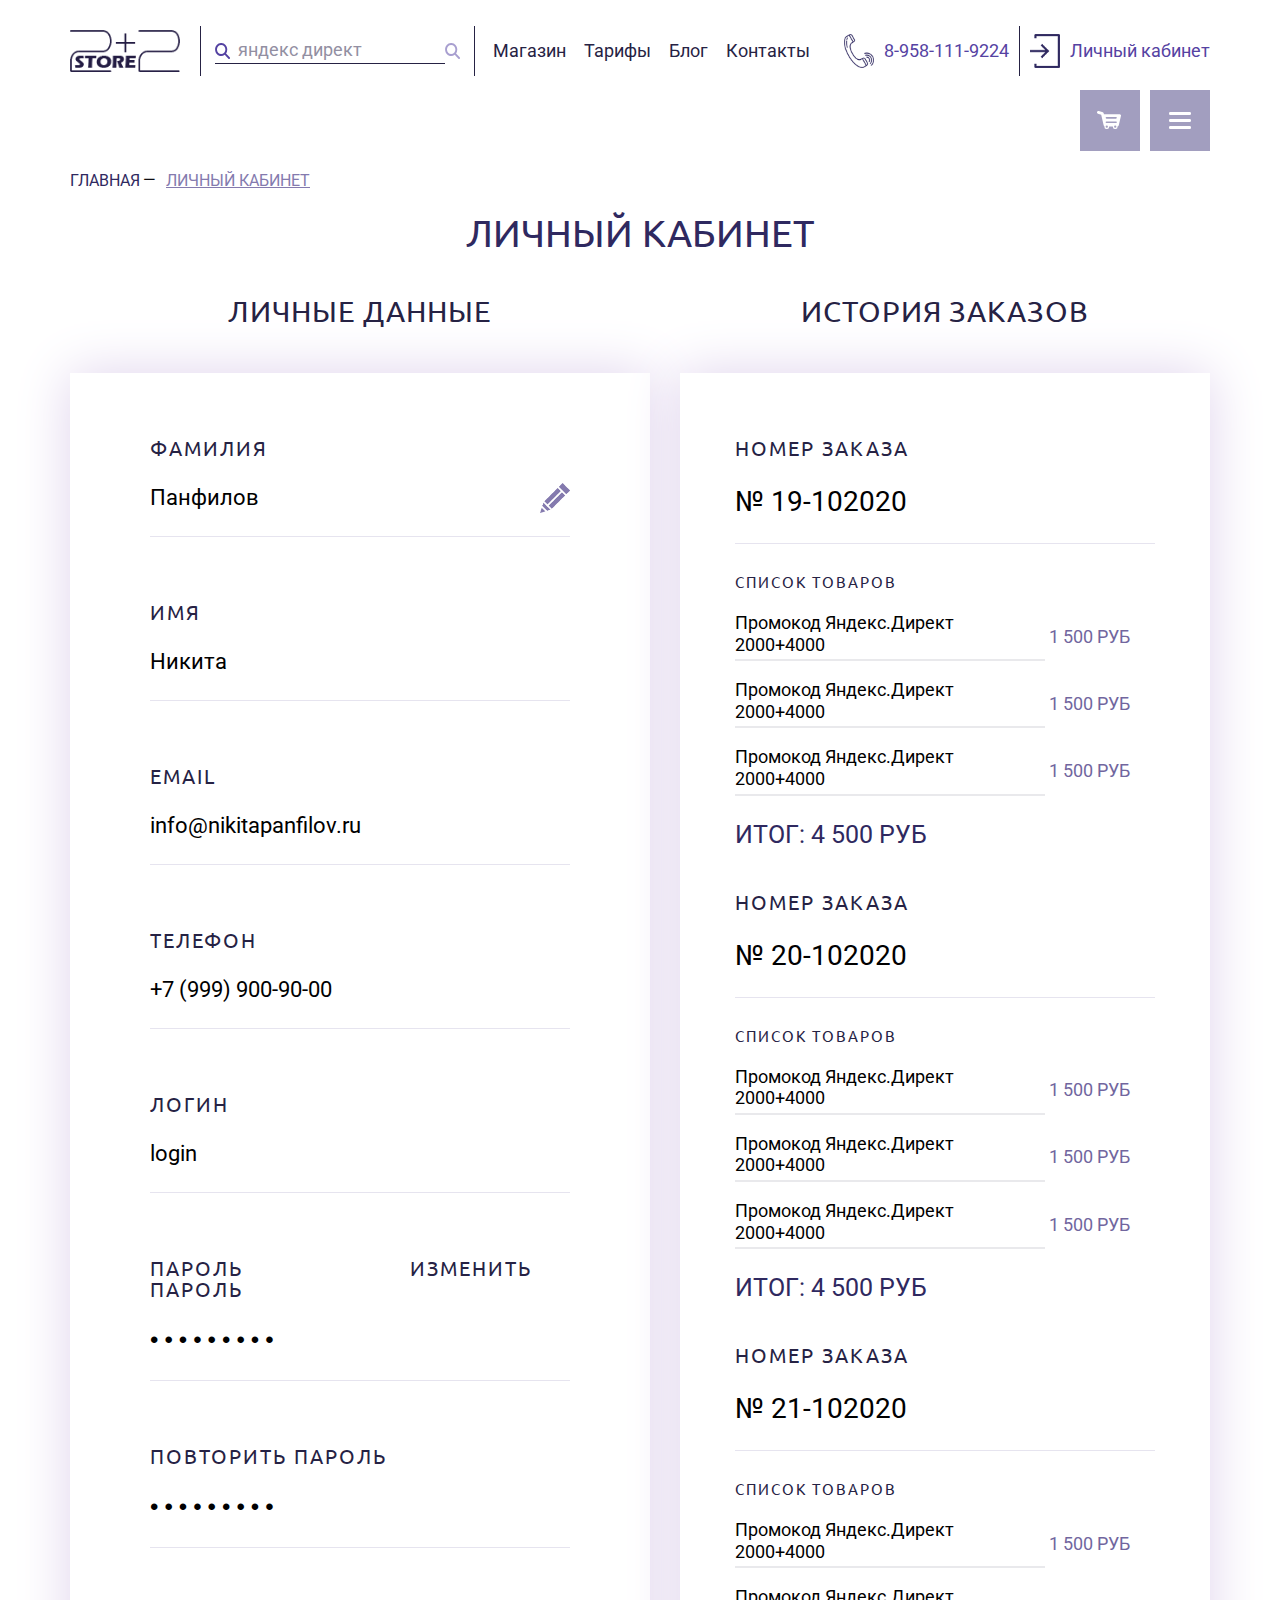
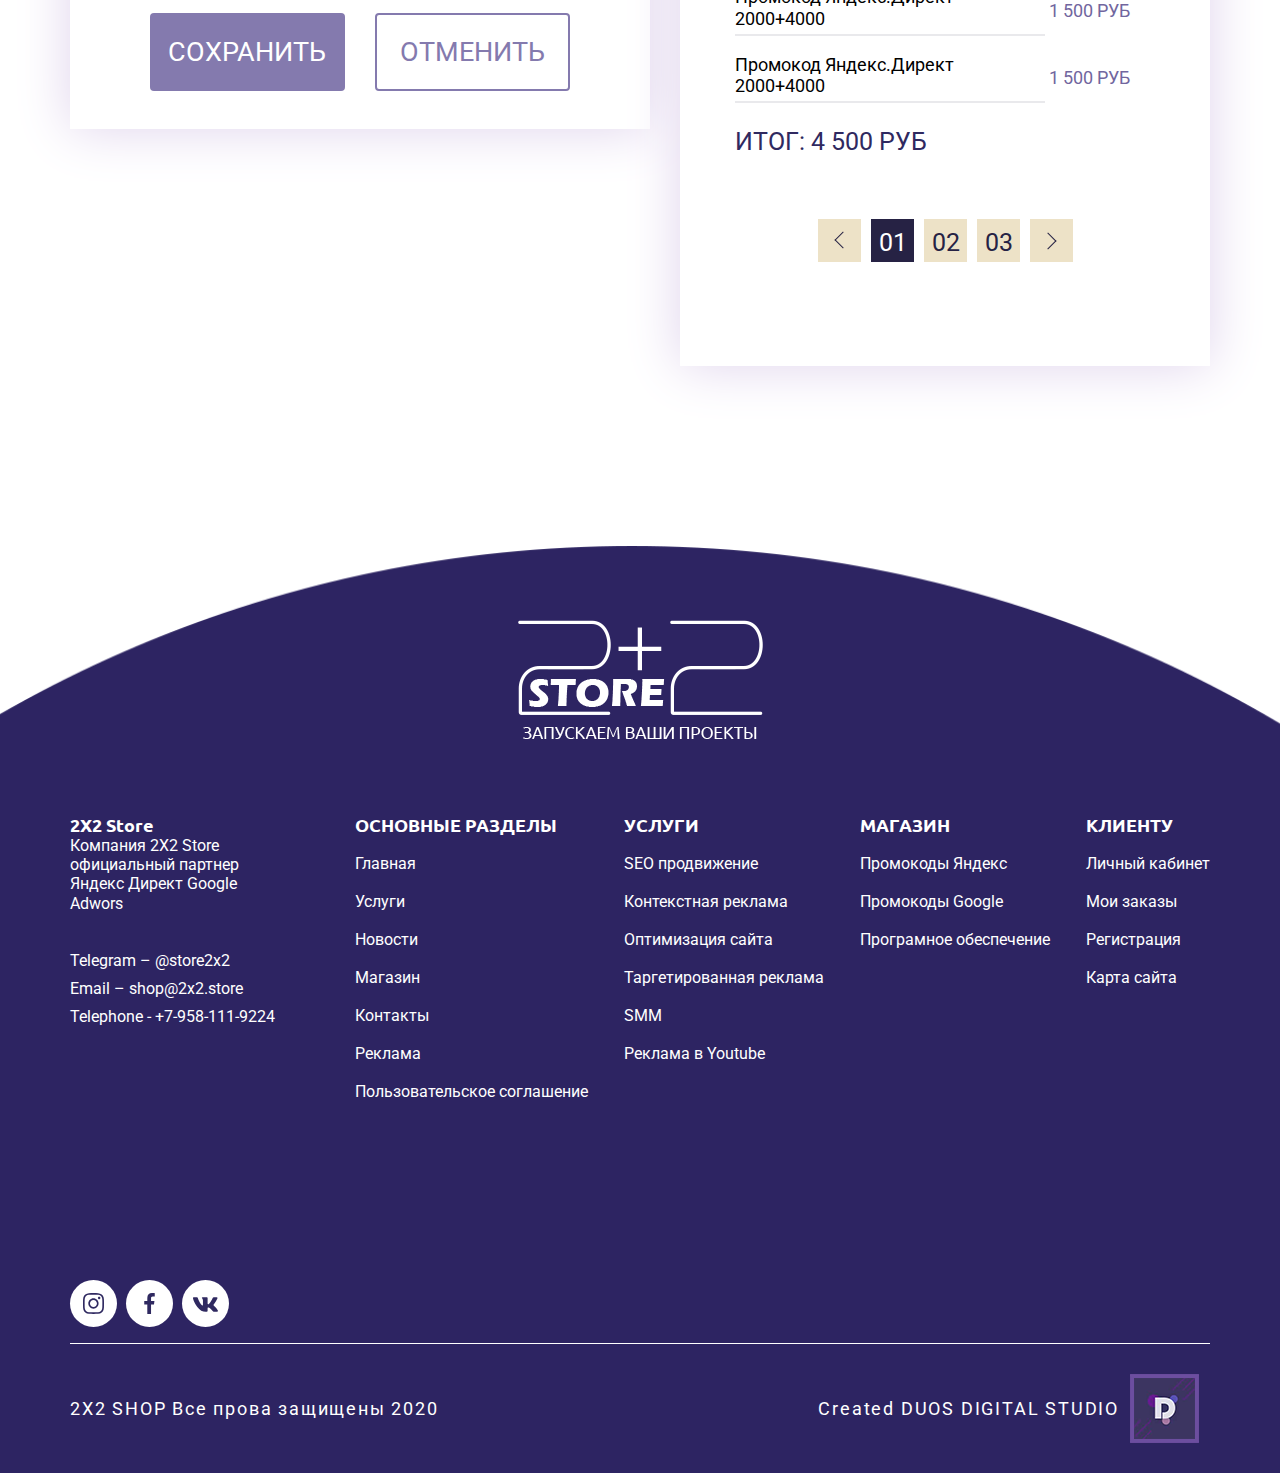
<file: user-account.html>
<!DOCTYPE html>
<html lang="ru">
<head>
	<meta charset="UTF-8">
	<meta name="viewport" content="width=device-width, initial-scale=1, shrink-to-fit=no">
	<meta http-equiv="X-UA-Compatible" content="ie=edge">
	<meta name="description" content="">
	<title>2+2 Store - Личный кабинет</title>
	<!-- Favicon connect start -->
	<link rel="shortcut icon" href="img/favicon/favicon.ico" type="image/x-icon">
	<!-- Favicon connect end -->
	<link href="https://fonts.googleapis.com/css2?family=Lato:wght@300;700&family=Roboto&family=Ubuntu:wght@400;700&display=swap" rel="stylesheet">
	<link rel="stylesheet" href="css/style.min.css">
</head>
<body>
	<!-- Header start -->
	<header class="header header__other-pages">
		<div class="container-min">
			<div class="header__top">
				<div class="header__left">
					<div class="header__logo">
						<a href="index.html" class="header__logo-link">
							<img src="img/logo-other-pages.png" alt="2+2 Store" class="header__logo-pic">
						</a>
					</div>
					<div class="header__search header__search-other">
						 <input type="text" class="search__field search__field-other" placeholder="яндекс директ">
						 <a href="#!" class="search-btn">
						 	<img src="img/svg/search-other-icon.svg" alt="search-btn" class="search-pic">
						 </a>
					</div>
					<nav class="header__nav">
						<ul class="header__list">
							<li class="header__item">
								<a href="catalog.html" class="header__link header__link-other">Магазин</a>
							</li>
							<li class="header__item">
								<a href="#!" class="header__link header__link-other">Тарифы</a>
							</li>
							<li class="header__item">
								<a href="news.html" class="header__link header__link-other">Блог</a>
							</li>
							<li class="header__item">
								<a href="contacts.html" class="header__link header__link-other">Контакты</a>
							</li>
						</ul>
					</nav>
				</div>
				<div class="header__top-right">
					<div class="header__user">
						<img src="img/phone-icon.png" alt="phone-icon" class="header__phone-icon">
						<a href="tel:89581119224" class="header__user-link">8-958-111-9224</a>
					</div>
					<div class="header__user js-modal-login">
						<img src="img/lk-icon.png" alt="cabinet" class="header__cabinet-icon">
						<a href="#!" class="header__user-link">Личный кабинет</a>
					</div>
				</div>
			</div>
			<div class="header__option">
				<div class="header__option-wrapper">
					<div class="header__option-wrapp-left">

						<div class="header__option-item option--active option-search__btn">
							<img src="img/svg/search-icon.svg" alt="search" class="header__option-search">
							<div class="modal__overlay-search"></div>
						</div>
						<!-- Modal windows Search start -->
						<div class="modal-search">
							<input type="text" class="modal-search__field" placeholder="яндекс директ">
						 	<a href="#!" class="search-btn">
						 		<img src="img/svg/search-icon.svg" alt="search-btn" class="search-pic">
						 	</a>
						</div>
						<!-- Modal windows Search end -->	
					</div>
					<div class="header__option-wrapp">
						<div class="header__option-item option--active option-cart__btn">
							<img src="img/svg/cart-icon.svg" alt="cart" class="header__option-cart">
							<!-- Modal windows Cart start -->
							<div class="modal-cart">
								<h2 class="modal-cart__title section__title">
									ВАША КОРЗИНА
								</h2>
								<p class="modal-cart__subtitle">СПИСОК ТОВАРОВ</p>
								<ul class="modal-cart__list">
									<li class="modal-cart__item">
										<div class="modal-cart__prod-wrapp">
											<p class="modal-cart__prod-name">Промокод Яндекс.Директ 2000+4000</p>
											<svg xmlns="http://www.w3.org/2000/svg" xmlns:xlink="http://www.w3.org/1999/xlink" version="1.1" id="Capa_1" x="0px" y="0px" viewBox="0 0 512 512" class="modal-cart__prod-delet"><g><g>
													<g><path d="M436,60h-90V45c0-24.813-20.187-45-45-45h-90c-24.813,0-45,20.187-45,45v15H76c-24.813,0-45,20.187-45,45v30    c0,8.284,6.716,15,15,15h16.183L88.57,470.945c0.003,0.043,0.007,0.086,0.011,0.129C90.703,494.406,109.97,512,133.396,512    h245.207c23.427,0,42.693-17.594,44.815-40.926c0.004-0.043,0.008-0.086,0.011-0.129L449.817,150H466c8.284,0,15-6.716,15-15v-30    C481,80.187,460.813,60,436,60z M196,45c0-8.271,6.729-15,15-15h90c8.271,0,15,6.729,15,15v15H196V45z M393.537,468.408    c-0.729,7.753-7.142,13.592-14.934,13.592H133.396c-7.792,0-14.204-5.839-14.934-13.592L92.284,150h327.432L393.537,468.408z     M451,120h-15H76H61v-15c0-8.271,6.729-15,15-15h105h150h105c8.271,0,15,6.729,15,15V120z" data-original="#000000" class="active-path" data-old_color="#000000"/></g>
												</g><g>
													<g><path d="M256,180c-8.284,0-15,6.716-15,15v212c0,8.284,6.716,15,15,15s15-6.716,15-15V195C271,186.716,264.284,180,256,180z" data-original="#000000" class="active-path" data-old_color="#000000"/></g>
												</g><g>
													<g><path d="M346,180c-8.284,0-15,6.716-15,15v212c0,8.284,6.716,15,15,15s15-6.716,15-15V195C361,186.716,354.284,180,346,180z" data-original="#000000" class="active-path" data-old_color="#000000"/></g>
												</g><g>
													<g><path d="M166,180c-8.284,0-15,6.716-15,15v212c0,8.284,6.716,15,15,15s15-6.716,15-15V195C181,186.716,174.284,180,166,180z" data-original="#000000" class="active-path" data-old_color="#000000"/></g>
												</g></g>
											</svg>
										</div>
										<div class="modal-cart__divider-line"></div>
										<span class="modal-cart__prod-price">1 500 РУБ</span>
									</li>
									<li class="modal-cart__item">
										<div class="modal-cart__prod-wrapp">
											<p class="modal-cart__prod-name">Промокод Яндекс.Директ 2000+4000</p>
											<svg xmlns="http://www.w3.org/2000/svg" xmlns:xlink="http://www.w3.org/1999/xlink" version="1.1" id="Capa_1" x="0px" y="0px" viewBox="0 0 512 512" class="modal-cart__prod-delet"><g><g>
													<g><path d="M436,60h-90V45c0-24.813-20.187-45-45-45h-90c-24.813,0-45,20.187-45,45v15H76c-24.813,0-45,20.187-45,45v30    c0,8.284,6.716,15,15,15h16.183L88.57,470.945c0.003,0.043,0.007,0.086,0.011,0.129C90.703,494.406,109.97,512,133.396,512    h245.207c23.427,0,42.693-17.594,44.815-40.926c0.004-0.043,0.008-0.086,0.011-0.129L449.817,150H466c8.284,0,15-6.716,15-15v-30    C481,80.187,460.813,60,436,60z M196,45c0-8.271,6.729-15,15-15h90c8.271,0,15,6.729,15,15v15H196V45z M393.537,468.408    c-0.729,7.753-7.142,13.592-14.934,13.592H133.396c-7.792,0-14.204-5.839-14.934-13.592L92.284,150h327.432L393.537,468.408z     M451,120h-15H76H61v-15c0-8.271,6.729-15,15-15h105h150h105c8.271,0,15,6.729,15,15V120z" data-original="#000000" class="active-path" data-old_color="#000000"/></g>
												</g><g>
													<g><path d="M256,180c-8.284,0-15,6.716-15,15v212c0,8.284,6.716,15,15,15s15-6.716,15-15V195C271,186.716,264.284,180,256,180z" data-original="#000000" class="active-path" data-old_color="#000000"/></g>
												</g><g>
													<g><path d="M346,180c-8.284,0-15,6.716-15,15v212c0,8.284,6.716,15,15,15s15-6.716,15-15V195C361,186.716,354.284,180,346,180z" data-original="#000000" class="active-path" data-old_color="#000000"/></g>
												</g><g>
													<g><path d="M166,180c-8.284,0-15,6.716-15,15v212c0,8.284,6.716,15,15,15s15-6.716,15-15V195C181,186.716,174.284,180,166,180z" data-original="#000000" class="active-path" data-old_color="#000000"/></g>
												</g></g>
											</svg>
										</div>
										<div class="modal-cart__divider-line"></div>
										<span class="modal-cart__prod-price">1 500 РУБ</span>
									</li>
									<li class="modal-cart__item">
										<div class="modal-cart__prod-wrapp">
											<p class="modal-cart__prod-name">Промокод Яндекс.Директ 2000+4000</p>
											<svg xmlns="http://www.w3.org/2000/svg" xmlns:xlink="http://www.w3.org/1999/xlink" version="1.1" id="Capa_1" x="0px" y="0px" viewBox="0 0 512 512" class="modal-cart__prod-delet"><g><g>
												<g><path d="M436,60h-90V45c0-24.813-20.187-45-45-45h-90c-24.813,0-45,20.187-45,45v15H76c-24.813,0-45,20.187-45,45v30    c0,8.284,6.716,15,15,15h16.183L88.57,470.945c0.003,0.043,0.007,0.086,0.011,0.129C90.703,494.406,109.97,512,133.396,512    h245.207c23.427,0,42.693-17.594,44.815-40.926c0.004-0.043,0.008-0.086,0.011-0.129L449.817,150H466c8.284,0,15-6.716,15-15v-30    C481,80.187,460.813,60,436,60z M196,45c0-8.271,6.729-15,15-15h90c8.271,0,15,6.729,15,15v15H196V45z M393.537,468.408    c-0.729,7.753-7.142,13.592-14.934,13.592H133.396c-7.792,0-14.204-5.839-14.934-13.592L92.284,150h327.432L393.537,468.408z     M451,120h-15H76H61v-15c0-8.271,6.729-15,15-15h105h150h105c8.271,0,15,6.729,15,15V120z" data-original="#000000" class="active-path" data-old_color="#000000"/></g>
												</g><g>
													<g><path d="M256,180c-8.284,0-15,6.716-15,15v212c0,8.284,6.716,15,15,15s15-6.716,15-15V195C271,186.716,264.284,180,256,180z" data-original="#000000" class="active-path" data-old_color="#000000"/></g>
												</g><g>
													<g><path d="M346,180c-8.284,0-15,6.716-15,15v212c0,8.284,6.716,15,15,15s15-6.716,15-15V195C361,186.716,354.284,180,346,180z" data-original="#000000" class="active-path" data-old_color="#000000"/></g>
												</g><g>
													<g><path d="M166,180c-8.284,0-15,6.716-15,15v212c0,8.284,6.716,15,15,15s15-6.716,15-15V195C181,186.716,174.284,180,166,180z" data-original="#000000" class="active-path" data-old_color="#000000"/></g>
												</g></g>
											</svg>
										</div>
										<div class="modal-cart__divider-line"></div>
										<span class="modal-cart__prod-price">1 500 РУБ</span>
									</li>
								</ul>
								<p class="modal-cart__prod-total">ИТОГ: <span class="modal-cart__total-value">4 500</span> РУБ</p>
								<div class="modal-cart__btn-wrapp">
									<a href="#!" class="modal-cart__btn cart__btn-close">СКРЫТЬ</a>
									<a href="cart.html" class="modal-cart__btn">ОФОРМИТЬ</a>
								</div>
							</div>
							<div class="modal__overlay"></div>
							<!-- Modal windows Cart end -->
						</div>
						<div class="header__option-item option--active option-burger__btn">
							<img src="img/svg/burger-icon.svg" alt="burger" class="header__option-burger">
							<!-- Modal windows Burger start -->
							<div class="modal-burger">
								<h4 class="burger__title">МЕНЮ</h4>
								<ul class="burger__list">
									<li class="burger__item">
										<a href="user-account.html" class="burger__link">Обо мне</a>
									</li>
									<li class="burger__item">
										<a class="burger__link">Блог</a>
									</li>
									<li class="burger__item">
										<a class="burger__link">Тарифы</a>
									</li>
									<li class="burger__item burger__item-shop">
										<div class="burger__item-wrapp">
											<a href="#" class="burger__subtitle">Магазин</a>
											<img src="img/arrow-burger-shop.png" alt="arrow" class="burger__arrow-pic">
										</div>
										<ul class="burger__sub-list">
											<li class="burger__item">
												<a class="burger__link burger__link-shop">Промокоды Яндекс Дерект</a>
											</li>
											<li class="burger__item">
												<a class="burger__link burger__link-shop">Промокоды Google</a>
											</li>
											<li class="burger__item">
												<a class="burger__link burger__link-shop">Программное обеспечение</a>
											</li>
											<li class="burger__item">
												<a class="burger__link burger__link-shop">Игры</a>
											</li>
										</ul>
									</li>
									<li class="burger__item">
										<a class="burger__link">Мои заказы</a>
									</li>
									<li class="burger__item">
										<a class="burger__link">Контакты</a>
									</li>
									<li class="burger__item">
										<a class="burger__link">Выйти</a>
									</li>
								</ul>
								<div class="modal-burger__divider-line"></div>
								<ul class="burger__list-contact">
									<li class="burger__item-contact">
										<img src="img/svg/phone-icon.svg" alt="phone" class="burger__contact-pic">
										<a href="tel:+79581119224" class="burger-contact__link">+7-958-111-9224</a>
									</li>
									<li class="burger__item-contact">
										<img src="img/svg/mail-icon.svg" alt="mail" class="burger__contact-pic">
										<a href="mailto:shop@2x2.store" class="burger-contact__link">shop@2x2.store</a>
									</li>
									<li class="burger__item-contact">
										<img src="img/svg/telegram-icon.svg" alt="telegram" class="burger__contact-pic">
										<a href="tg://resolve?domain=@store2x2" class="burger-contact__link">@store2x2</a>
									</li>
								</ul>
							</div>
							<div class="modal__overlay"></div>
							<!-- Modal windows Burger end -->
						</div>
					</div>
				</div>
			</div>
		</div>
	</header>
	<!-- Header end -->

	<!-- User account start -->
	<section class="user-account">
		<div class="container">
			<div class="news-page__top">
				<div class="breadcrumbs">
					<span class="breadcrumbs__item">ГЛАВНАЯ</span>
					<span class="breadcrumbs__item breadcrumbs__item--active">ЛИЧНЫЙ КАБИНЕТ</span>
				</div>
				<h2 class="page__title section__title">ЛИЧНЫЙ КАБИНЕТ</h2>
			</div>
		</div>
		<div class="container-min">
			<div class="user-account__wrapp">
				<div class="personal-data">
					<h3 class="user-account__subtitle">ЛИЧНЫЕ ДАННЫЕ</h3>
					<form action="/" class="feedback-form">
						<label for="surname" class="feedback-form__field-name">ФАМИЛИЯ</label>
						<input type="text" name="Имя" placeholder="Панфилов" class="feedback-form__field field__input-pen">
						<label for="username" class="feedback-form__field-name">ИМЯ</label>
						<input type="text" name="Имя" placeholder="Никита" class="feedback-form__field">
						<label for="email" class="feedback-form__field-name">EMAIL</label>
						<input type="email" name="Mail" placeholder="info@nikitapanfilov.ru" required class="feedback-form__field field--required">
						<label for="tel" class="feedback-form__field-name">ТЕЛЕФОН</label>
						<input type="tel" name="Телефон" placeholder="+7 (999) 900-90-00" required class="feedback-form__field">
						<label for="login" class="feedback-form__field-name">ЛОГИН</label>
						<input type="text" name="Логин" placeholder="login" class="feedback-form__field">
						<label for="password" class="feedback-form__field-name">ПАРОЛЬ <span class="edit-password">ИЗМЕНИТЬ ПАРОЛЬ</span></label>
						<input type="password" name="Пароль" placeholder="•‎•‎•‎•‎•‎•‎•‎•‎•‎" required class="feedback-form__field">
						<label for="password" class="feedback-form__field-name">ПОВТОРИТЬ ПАРОЛЬ</label>
						<input type="password" name="Пароль" placeholder="•‎•‎•‎•‎•‎•‎•‎•‎•‎" required class="feedback-form__field">	
						<div class="feedback-form__submit-wrapp">
							<button type="submit" class="feedback-form__submit">СОХРАНИТЬ</button>
							<button type="submit" class="feedback-form__submit form__submit-second">ОТМЕНИТЬ</button>
						</div>
					</form>
				</div>
				<div class="purchase-history">
					<h3 class="user-account__subtitle">ИСТОРИЯ ЗАКАЗОВ</h3>
					<div class="purchase-history__container">
						<ul class="purchase-history__list">
							<li class="purchase-history__item">
								<div class="history__item-top">
									<h4 class="history__item-title">НОМЕР ЗАКАЗА</h4>
									<span class="history__item-number">№ 19-102020</span>
								</div>
								<div class="history__item-products">
									<h5 class="item-products__title">СПИСОК ТОВАРОВ</h5>
									<ul class="products__list">
										<li class="products__item">
											<span class="products__name">Промокод Яндекс.Директ 2000+4000</span>
											<span class="products__price">1 500 РУБ</span>
										</li>
										<li class="products__item">
											<span class="products__name">Промокод Яндекс.Директ 2000+4000</span>
											<span class="products__price">1 500 РУБ</span>
										</li>
										<li class="products__item">
											<span class="products__name">Промокод Яндекс.Директ 2000+4000</span>
											<span class="products__price">1 500 РУБ</span>
										</li>
									</ul>
									<p class="products__total">ИТОГ: <span class="products__total-value">4 500 РУБ</span></p>
								</div>
							</li>
							<li class="purchase-history__item">
								<div class="history__item-top">
									<h4 class="history__item-title">НОМЕР ЗАКАЗА</h4>
									<span class="history__item-number">№ 20-102020</span>
								</div>
								<div class="history__item-products">
									<h5 class="item-products__title">СПИСОК ТОВАРОВ</h5>
									<ul class="products__list">
										<li class="products__item">
											<span class="products__name">Промокод Яндекс.Директ 2000+4000</span>
											<span class="products__price">1 500 РУБ</span>
										</li>
										<li class="products__item">
											<span class="products__name">Промокод Яндекс.Директ 2000+4000</span>
											<span class="products__price">1 500 РУБ</span>
										</li>
										<li class="products__item">
											<span class="products__name">Промокод Яндекс.Директ 2000+4000</span>
											<span class="products__price">1 500 РУБ</span>
										</li>
									</ul>
									<p class="products__total">ИТОГ: <span class="products__total-value">4 500 РУБ</span></p>
								</div>
							</li>
							<li class="purchase-history__item">
								<div class="history__item-top">
									<h4 class="history__item-title">НОМЕР ЗАКАЗА</h4>
									<span class="history__item-number">№ 21-102020</span>
								</div>
								<div class="history__item-products">
									<h5 class="item-products__title">СПИСОК ТОВАРОВ</h5>
									<ul class="products__list">
										<li class="products__item">
											<span class="products__name">Промокод Яндекс.Директ 2000+4000</span>
											<span class="products__price">1 500 РУБ</span>
										</li>
										<li class="products__item">
											<span class="products__name">Промокод Яндекс.Директ 2000+4000</span>
											<span class="products__price">1 500 РУБ</span>
										</li>
										<li class="products__item">
											<span class="products__name">Промокод Яндекс.Директ 2000+4000</span>
											<span class="products__price">1 500 РУБ</span>
										</li>
									</ul>
									<p class="products__total">ИТОГ: <span class="products__total-value">4 500 РУБ</span></p>
								</div>
							</li>
						</ul>
						<div class="catalog__pagination">
							<a href="#!" class="catalog__pagination-prev"></a>
							<span class="catalog__pagination-item pagination--active">01</span>
							<a href="#!" class="catalog__pagination-item">02</a>
							<a href="#!" class="catalog__pagination-item">03</a>
							<a href="#!" class="catalog__pagination-next"></a>
						</div>
					</div>
				</div>
			</div>	
		</div>
	</section>
	<!-- User account end -->

	<!-- Footer start -->
	<footer class="footer">
		<div class="container-footer">
			<div class="footer__logo">
				<img src="img/logo-footer.png" alt="Logo 2+2 Store" class="footer__logo-pic">
			</div>
			<div class="footer__main-content">
				<div class="footer__contacts-info">
					<div class="footer__company-info">
						<h5 class="company-info__subtitle">2Х2 Store</h5>
						<p class="company-info__desc">Компания 2Х2 Store официальный партнер Яндекс Директ Google Adwors</p>
					</div>
					<ul class="footer-contacts">
						<li class="footer-contact__item">
							<p class="footer-contact__text">
								Telegram – <a href="tg://resolve?domain=@store2x2" class="footer-contact__link">@store2x2</a>
							</p>
						</li>
						<li class="footer-contact__item">
							<p class="footer-contact__text">
								Email – <a href="mailto:shop@2x2.store" class="footer-contact__link">shop@2x2.store</a>
							</p>
						</li>
						<li class="footer-contact__item">
							<p class="footer-contact__text">
								Telephone - <a href="tel:+79581119224" class="footer-contact__link">+7-958-111-9224</a>
							</p>
						</li>
					</ul>
				</div>
				<nav class="footer__navigation">
					<ul class="footer__menu">
						<li class="footer__menu-item">
							<h4 href="" class="footer__menu-title">ОСНОВНЫЕ РАЗДЕЛЫ</h4>
						</li>
						<li class="footer__menu-item">
							<a href="" class="footer__menu-link">Главная</a>
						</li>
						<li class="footer__menu-item">
							<a href="" class="footer__menu-link">Услуги</a>
						</li>
						<li class="footer__menu-item">
							<a href="" class="footer__menu-link">Новости</a>
						</li>
						<li class="footer__menu-item">
							<a href="" class="footer__menu-link">Магазин</a>
						</li>
						<li class="footer__menu-item">
							<a href="" class="footer__menu-link">Контакты</a>
						</li>
						<li class="footer__menu-item">
							<a href="" class="footer__menu-link">Реклама</a>
						</li>
						<li class="footer__menu-item">
							<a href="" class="footer__menu-link">Пользовательское соглашение</a>
						</li>
					</ul>
					<ul class="footer__menu">
						<li class="footer__menu-item">
							<h4 href="" class="footer__menu-title">УСЛУГИ</h4>
						</li>
						<li class="footer__menu-item">
							<a href="" class="footer__menu-link">SEO продвижение</a>
						</li>
						<li class="footer__menu-item">
							<a href="" class="footer__menu-link">Контекстная реклама</a>
						</li>
						<li class="footer__menu-item">
							<a href="" class="footer__menu-link">Оптимизация сайта</a>
						</li>
						<li class="footer__menu-item">
							<a href="" class="footer__menu-link">Таргетированная реклама</a>
						</li>
						<li class="footer__menu-item">
							<a href="" class="footer__menu-link">SMM</a>
						</li>
						<li class="footer__menu-item">
							<a href="" class="footer__menu-link">Реклама в Youtube</a>
						</li>
					</ul>
					<ul class="footer__menu">
						<li class="footer__menu-item">
							<h4 href="" class="footer__menu-title">МАГАЗИН</h4>
						</li>
						<li class="footer__menu-item">
							<a href="" class="footer__menu-link">Промокоды Яндекс</a>
						</li>
						<li class="footer__menu-item">
							<a href="" class="footer__menu-link">Промокоды Google</a>
						</li>
						<li class="footer__menu-item">
							<a href="" class="footer__menu-link">Програмное обеспечение</a>
						</li>
					</ul>
					<ul class="footer__menu">
						<li class="footer__menu-item">
							<h4 href="" class="footer__menu-title">КЛИЕНТУ</h4>
						</li>
						<li class="footer__menu-item">
							<a href="" class="footer__menu-link">Личный кабинет</a>
						</li>
						<li class="footer__menu-item">
							<a href="" class="footer__menu-link">Мои заказы</a>
						</li>
						<li class="footer__menu-item">
							<a href="" class="footer__menu-link">Регистрация</a>
						</li>
						<li class="footer__menu-item">
							<a href="" class="footer__menu-link">Карта сайта</a>
						</li>
					</ul>
				</nav>
			</div>
			<div class="footer__bottom-content">
				<div class="footer-media">
					<div class="footer-media__box-icon">
						<a href="#!" class="footer-media__link">
							<img src="img/svg/inst-icon.svg" alt="instagram" class="footer-media__icon footer__inst-icon">
						</a>
					</div>
					<div class="footer-media__box-icon">
						<a href="#!" class="footer-media__link">
							<img src="img/svg/fb-icon.svg" alt="facebook" class="footer-media__icon footer__fb-icon">
						</a>
					</div>
					<div class="footer-media__box-icon">
						<a href="#!" class="footer-media__link">
							<img src="img/svg/vk-icon.svg" alt="vkontakte" class="footer-media__icon footer__vk-icon">
						</a>
					</div>
				</div>
				<div class="footer__divider-line"></div>
				<div class="footer__copyright">
					<p class="footer__copyright-owner">2X2 SHOP Все прова защищены 2020</p>
					<div class="footer__copyright-creator">
						<a href="https://d-u-o-s.ru/" class="footer__creator-link">
							<p class="footer__creator-name">Created DUOS DIGITAL STUDIO</p>
							<img src="img/duos-logo.png" alt="DUOS DIGITAL STUDIO" class="footer__creator-logo">
						</a>
					</div>
				</div>
			</div>
		</div>
	</footer>
	<!-- Footer end -->

	<!-- Modal windows Login start -->
	<div class="modal-login">
		<h2 class="modal-login__title section__title">
			ВХОД
		</h2>
		<form action="/" class="modal-login__form">
			<label for="login" class="modal-login__field-name">ЛОГИН</label>
			<input type="text" name="Логин" placeholder="login" class="modal-login__field">
			<label for="password" class="modal-login__field-name">ПАРОЛЬ</label>
			<input type="password" name="Телефон" placeholder="•‎•‎•‎•‎•‎•‎•‎•‎•‎" required class="modal-login__field">
			<div class="modal-login__remember">
				<input type="checkbox" checked="" id="remember">
				<label for="remember">Запомнить меня</label>
			</div>
			<a href="registration.html" class="modal-login__pass-link">Забыли пароль?</a>
			<button type="submit" class="modal-login__submit">ВХОД</button>
		</form>
	</div>
	<div class="modal__overlay"></div>
	<!-- Modal windows Login end -->

	<!-- Connection JS -->
	<script src="https://code.jquery.com/jquery-3.5.1.min.js"></script>
	<script src="js/slick.min.js"></script>
	<script src="js/main.min.js"></script>
</body>
</html>
</file>
<file: css/style.min.css>
@font-face{font-family:'MyriadPro';src:url(../fonts/MyriadPro-Regular.eot);src:local('☺'),url(../fonts/MyriadPro-Regular.woff) format('woff'),url(fonts/MyriadPro-Regular.ttf) format('truetype'),url(fonts/MyriadPro-Regular.svg) format('svg');font-weight:400;font-style:normal}@font-face{font-family:'RedOctober';src:url('../fonts/Red October.eot');src:local('☺'),url('../fonts/Red October.woff') format('woff'),url('fonts/Red October.ttf') format('truetype'),url('fonts/Red October.svg') format('svg');font-weight:700;font-style:700}*{padding:0;margin:0;border:0}*,*:before,*:after{-webkit-box-sizing:border-box;box-sizing:border-box}:focus,:active{outline:none}a:focus,a:active{outline:none}nav,footer,header,aside{display:block}html,body{height:100%;width:100%;font-size:100%;line-height:1;font-size:14px;-ms-text-size-adjust:100%;-moz-text-size-adjust:100%;-webkit-text-size-adjust:100%}input,button,textarea{font-family:inherit}input::-ms-clear{display:none}button{cursor:pointer}button::-moz-focus-inner{padding:0;border:0}a,a:visited{text-decoration:none}a:hover{text-decoration:none}ul li{list-style:none}img{vertical-align:top}h1,h2,h3,h4,h5,h6{font-size:inherit;font-weight:400}.container{max-width:1700px;margin:0 auto}.container-min{max-width:1600px;margin:0 auto}body{font-family:'Roboto',sans-serif;font-size:21px;color:#2f2960}h1,h2,h3,h4,h5,h6{font-family:'Ubuntu',sans-serif;font-weight:400}.section__title{font-size:42px}.header{background:url(../img/header-bg.png) no-repeat top center / cover;padding:37px 0 397px 0}.header__top{display:-webkit-box;display:-ms-flexbox;display:flex;-ms-flex-wrap:wrap;flex-wrap:wrap;-webkit-box-pack:justify;-ms-flex-pack:justify;justify-content:space-between;-webkit-box-align:center;-ms-flex-align:center;align-items:center;margin-bottom:14px}.header__left{display:-webkit-box;display:-ms-flexbox;display:flex;-ms-flex-wrap:wrap;flex-wrap:wrap;-webkit-box-align:center;-ms-flex-align:center;align-items:center}.header__search{display:-webkit-box;display:-ms-flexbox;display:flex;-webkit-box-align:center;-ms-flex-align:center;align-items:center;margin:0 36px 0 31px}.header__search--other{-webkit-box-ordinal-group:3;-ms-flex-order:2;order:2;display:none;opacity:0;position:relative;right:-30px;top:20px}.header__search:before,.header__search:after{content:'';width:1px;height:50px;background:#fff}.header__search:before{margin-right:20px}.header__search:after{margin-left:29px}.search__field{width:278px;background:transparent url(../img/svg/search-icon.svg) no-repeat left center;background-size:16px;border:0;border-bottom:1px solid #fff;padding:0 0 3px 23px;color:#fff;font-size:21px;font-weight:400}.search__field::-webkit-input-placeholder{color:#fff;font-size:21px;font-weight:400}.search-btn{width:15px;height:16px;opacity:.5;-webkit-transition:all .2s ease;-o-transition:all .2s ease;transition:all .2s ease}.search-btn:hover,.search-btn:active,.search-btn:focus{opacity:1}.header__list{display:-webkit-box;display:-ms-flexbox;display:flex}.header__item{color:#fff;margin-right:34px}.header__item:first-child{margin-left:-9px}.header__item:last-child{margin-right:-9px}.header__link{color:#fff;padding:13px 9px;-webkit-transition:all .2s ease;-o-transition:all .2s ease;transition:all .2s ease}.header__link:hover,.header__link:active,.header__link:focus{border-radius:4px;background-color:#847aae}.header__top-right{display:-webkit-box;display:-ms-flexbox;display:flex;-ms-flex-wrap:wrap;flex-wrap:wrap;-webkit-box-align:center;-ms-flex-align:center;align-items:center}.header__user{display:-webkit-box;display:-ms-flexbox;display:flex;-webkit-box-align:center;-ms-flex-align:center;align-items:center}.header__phone-icon-white{display:none}.header__cabinet-icon-white{display:none}.header__user:first-child{margin-right:13px}.header__user:first-child:after{content:'';width:1px;height:50px;background:#262244;margin-left:21px}.header__user-link{margin-left:10px;color:#5542a2;font-size:21px;-webkit-transition:all .2s ease;-o-transition:all .2s ease;transition:all .2s ease}.header__user-link:hover,.header__user-link:active,.header__user-link:focus{color:#2f2960}.header__option{display:-webkit-box;display:-ms-flexbox;display:flex;-webkit-box-pack:end;-ms-flex-pack:end;justify-content:flex-end;margin-right:-50px}.header__option-wrapper{display:-webkit-box;display:-ms-flexbox;display:flex;-ms-flex-wrap:wrap;flex-wrap:wrap;-webkit-box-pack:end;-ms-flex-pack:end;justify-content:flex-end;width:100%}.header__option-wrapp{display:-webkit-box;display:-ms-flexbox;display:flex;-ms-flex-wrap:wrap;flex-wrap:wrap;-webkit-box-pack:justify;-ms-flex-pack:justify;justify-content:space-between}.header__option-wrapp-left{display:-webkit-box;display:-ms-flexbox;display:flex;-ms-flex-wrap:wrap;flex-wrap:wrap;-webkit-box-pack:justify;-ms-flex-pack:justify;justify-content:space-between}.header__option-item{padding:22px 19px 21px 19px;background:#a29ebf;-webkit-transition:all .2s ease;-o-transition:all .2s ease;transition:all .2s ease;position:relative}.option-search__btn{padding:23px 22px 20px 23px;display:none;position:relative}.modal-search{position:absolute;z-index:30;top:163px;left:0;width:100%;background:#a29ebf;padding:30px calc(50% - 480px);display:none;opacity:0}.modal-search__field{background:transparent url(../img/svg/search-icon.svg) no-repeat left center;border-bottom:1px solid #fff;color:#fff;padding:0 0 5px 28px;font-size:18px;width:500px}.modal-search__field::-webkit-input-placeholder{color:#fff}.modal__overlay-search{z-index:37;position:absolute;width:100%;height:100%;top:0;left:0;cursor:pointer;display:none}.option-filter__btn{padding:22px 22px 21px 22px;margin-left:10px;display:none}.modal-filter{position:absolute;display:none;opacity:0;z-index:38;top:63px;left:0;width:378px;margin-top:10px;padding:35px 20px;background:#262244;-webkit-box-shadow:0 0 51px rgba(223,211,236,.4);box-shadow:0 0 51px rgba(223,211,236,.4)}.modal-filter-close{width:40px;height:40px;position:absolute;top:15px;right:15px;background:#a29ebf}.modal-filter-close-line{display:block;position:absolute;width:60%;height:2px;background:#fff;top:50%;left:7px}.modal-filter-close-line:first-child{-webkit-transform:translateY(-50%) rotate(45deg);-ms-transform:translateY(-50%) rotate(45deg);transform:translateY(-50%) rotate(45deg)}.modal-filter-close-line:last-child{-webkit-transform:translateY(-50%) rotate(-45deg);-ms-transform:translateY(-50%) rotate(-45deg);transform:translateY(-50%) rotate(-45deg)}.modal-filter__subtitle{font-size:25px;color:#fff;margin-bottom:30px}.option-cart__btn{padding:21px 19px 21px 17px;margin-right:10px}.option--active:hover{background:#817d9e;cursor:pointer}.header__offer{display:-webkit-box;display:-ms-flexbox;display:flex;color:#fff}.header__title{font-size:42px;margin-top:98px}.header__desc{margin-top:30px;margin-bottom:73px;line-height:2em}.card-quest{position:absolute;left:0;border-radius:0 3px 3px 0;background-color:#847aae;color:#fff}.card-quest:after{content:'';width:20px;height:20px;background:#6459b5;border-radius:100%;top:19px;right:152px;position:absolute}.card-quest:before{content:'';width:8px;height:8px;background:#6459b5;border-radius:100%;bottom:11px;right:201px;position:absolute}.card-quest__content{padding:27px 47px 27px 153px;display:-webkit-box;display:-ms-flexbox;display:flex;-ms-flex-wrap:wrap;flex-wrap:wrap;-webkit-box-align:center;-ms-flex-align:center;align-items:center}.card-quest__title{font-family:'Lato',sans-serif;font-weight:300;margin-bottom:8px}.card-quest__desc{font-family:'Lato',sans-serif;font-size:13px;font-weight:700}.card-quest__btn{margin-left:56px;width:94px;color:#fff;background:#262244;text-align:center;font-size:13px;padding:12px 0;border-radius:4px;-webkit-transition:all .2s ease;-o-transition:all .2s ease;transition:all .2s ease}.card-quest__btn:hover{background:#ede2c7;color:#262244}.hits{margin-top:-320px}.hits__content{display:-webkit-box;display:-ms-flexbox;display:flex;-ms-flex-wrap:wrap;flex-wrap:wrap;-webkit-box-align:center;-ms-flex-align:center;align-items:center;-webkit-box-pack:center;-ms-flex-pack:center;justify-content:center}.hits__title{color:#fff;text-align:center;margin-bottom:44px}.box-slider{width:1079px;position:relative}.slider-item{height:527px;background:url(../img/hits-pic.png) no-repeat bottom right 18px;background-color:#847aae;padding:57px 0 0 66px}.slider-info__title{font-size:42px;color:#fff;margin-bottom:13px}.slider-info__range{font-size:29px}.slider-info__desc{margin:25px 0;color:#fff;width:458px;line-height:1.53em}.slider-info__price{font-size:42px;margin-bottom:28px}.slider-info__btn{font-size:33px;padding:18px 0;text-align:center;width:197px;display:block;color:#fff;border:1px solid #fff;-webkit-transition:all .2s ease;-o-transition:all .2s ease;transition:all .2s ease}.slider-info__btn:hover{color:#262244;border:1px solid #262244}.box__btn{width:300px;height:300px;border:32px solid rgba(181,189,161,.86);background-color:#fff;margin-left:18px;padding:55px 29px}.box__button-text{font-size:42px;font-weight:700;color:#4f641c;margin-bottom:18px}.box__btn-pic{opacity:.75;-webkit-transition:all .2s ease;-o-transition:all .2s ease;transition:all .2s ease}.box__btn-pic:hover{opacity:1}.slick-list{overflow:hidden}.slick-track{display:-webkit-box;display:-ms-flexbox;display:flex}.box-slider .slick-arrow{position:absolute;top:50%;z-index:10;font-size:0;width:43px;height:42px;margin-top:-21px;-webkit-transition:all .2s ease;-o-transition:all .2s ease;transition:all .2s ease}.box-slider .slick-arrow.slick-prev{left:0;background:url(../img/svg/arrow-blue-icon.svg) no-repeat 7px 0;background-color:#ede2c7;background-size:26px 42px}.box-slider .slick-arrow.slick-next{right:0;-webkit-transform:scale(-1,1);-ms-transform:scale(-1,1);transform:scale(-1,1);background:url(../img/svg/arrow-blue-icon.svg) no-repeat 7px 0;background-color:#ede2c7;background-size:26px 42px}.box-slider .slick-arrow.slick-next:hover:before,.box-slider .slick-arrow.slick-prev:hover:before{position:absolute;content:"";top:0;left:0;width:100%;height:100%;background-color:#262244;-webkit-animation:opas .1.5s linear;animation:opas .1.5s linear}.box-slider .slick-arrow.slick-next:before,.box-slider .slick-arrow.slick-prev:before{background:url(../img/svg/arrow-white-icon.svg) no-repeat 7px 0;background-size:26px 42px}@-webkit-keyframes opas{0%{opacity:0}100%{opacity:1}}@keyframes opas{0%{opacity:0}100%{opacity:1}}.study{padding:79px 0 58px 0}.study__wrapp{display:-webkit-box;display:-ms-flexbox;display:flex;-ms-flex-wrap:wrap;flex-wrap:wrap;-webkit-box-align:center;-ms-flex-align:center;align-items:center;-webkit-box-pack:justify;-ms-flex-pack:justify;justify-content:space-between}.study__text{width:710px}.study__title{margin-bottom:16px}.study__desc{line-height:2em;margin-bottom:84px}.problems{padding:58px 0 80px 0}.problems__title{text-align:center;margin-bottom:87px}.problems-slider{display:-webkit-box;display:-ms-flexbox;display:flex;-webkit-box-pack:justify;-ms-flex-pack:justify;justify-content:space-between;position:relative;margin-right:-26px}.problem-item{width:549px;height:355px;-webkit-box-shadow:5px 15px 15px rgba(60,94,167,.08);box-shadow:5px 15px 15px rgba(60,94,167,.08);border-radius:20px;background-color:#ede2c7;padding:33px 30px}.problem__number{font-family:"Red October";font-size:42px;color:#dba726;text-align:right}.problem__subtitle{font-size:29px;line-height:1.1em;margin-top:-34px;margin-bottom:30px}.problem__desc{line-height:2em}.problems-slider .slick-slide{margin-right:26px;margin-bottom:21px}.problems-slider .slick-arrow{position:absolute;z-index:10;font-size:0;width:43px;height:42px;-webkit-transition:all .2s ease;-o-transition:all .2s ease;transition:all .2s ease;bottom:-60px;right:calc(50% - 26px)}.problems-slider .slick-arrow.slick-prev{margin-right:53px;background:url(../img/svg/arrow-blue-icon.svg) no-repeat 7px 0;background-color:#ede2c7;background-size:26px 42px}.problems-slider .slick-arrow.slick-next{-webkit-transform:scale(-1,1);-ms-transform:scale(-1,1);transform:scale(-1,1);background:url(../img/svg/arrow-blue-icon.svg) no-repeat 7px 0;background-color:#ede2c7;background-size:26px 42px}.problems-slider .slick-arrow.slick-next:hover:before,.problems-slider .slick-arrow.slick-prev:hover:before{position:absolute;content:"";top:0;left:0;width:100%;height:100%;background-color:#262244;-webkit-animation:opas .1.5s linear;animation:opas .1.5s linear}.problems-slider .slick-arrow.slick-next:before,.problems-slider .slick-arrow.slick-prev:before{background:url(../img/svg/arrow-white-icon.svg) no-repeat 7px 0;background-size:26px 42px}@keyframes opas{0%{opacity:0}100%{opacity:1}}.advantages{padding:80px 0 50px 0}.advantages__wrapp{display:-webkit-box;display:-ms-flexbox;display:flex;-ms-flex-wrap:wrap;flex-wrap:wrap;-webkit-box-align:center;-ms-flex-align:center;align-items:center;-webkit-box-pack:justify;-ms-flex-pack:justify;justify-content:space-between}.advant__item{margin-bottom:20px;text-align:center}.advant__item:nth-child(odd){margin-left:-61px}.advant__item:last-child{margin-bottom:0}.advant__subtitle{font-size:33px;margin-bottom:36px}.advant__card{width:712px;border-radius:10px;background-color:#ede2c7;color:#0e0d12;padding:16px 0}.advant__card--blue{background-color:#c4daf5}.statistics{padding:58px 0 64px 0}.statistics__wrapp{display:-webkit-box;display:-ms-flexbox;display:flex;-ms-flex-wrap:wrap;flex-wrap:wrap;-webkit-box-align:center;-ms-flex-align:center;align-items:center;-webkit-box-pack:justify;-ms-flex-pack:justify;justify-content:space-between}.stat__text{margin-bottom:36px}.stat__title{margin-bottom:20px}.stat__desc{line-height:2em;width:755px}.result__subtitle{font-size:33px;margin-bottom:30px}.rezult__list{display:-webkit-box;display:-ms-flexbox;display:flex;-ms-flex-wrap:wrap;flex-wrap:wrap}.rezult__item{margin-right:60px}.rezult__item:last-child{margin-right:0}.rezult__number{font-size:63px;color:#847aae}.rezult__name{font-size:42px;color:#847aae;margin-bottom:2px}.statistics__picture{margin-right:-50px}.newsletter{padding:30px 0;background-color:#483692;color:#fff}.newsletter__wrapp{display:-webkit-box;display:-ms-flexbox;display:flex;-ms-flex-wrap:wrap;flex-wrap:wrap;-webkit-box-align:center;-ms-flex-align:center;align-items:center;-webkit-box-pack:justify;-ms-flex-pack:justify;justify-content:space-between}.newsletter__title{font-size:42px;width:575px}.newsletter-form__field{width:375px;padding:17px 0 17px 27px;font-size:22px;border:1px solid #dde1e3;background-color:#483692;color:#fff}.newsletter-form__field::-webkit-input-placeholder{color:#fff}.newsletter-form__field:first-child{margin-right:35px}.newsletter-form__submit{font-size:22px;padding:17px 0 17px 0;background-color:#fff;border-radius:4px;width:171px;text-align:center;margin-left:29px;color:#847aae;-webkit-transition:all .2s ease;-o-transition:all .2s ease;transition:all .2s ease}.newsletter-form__submit:hover,.newsletter-form__submit:active,.newsletter-form__submit:focus{background-color:#847aae;color:#fff}.indicators{padding:57px 0 52px}.indicators__title{margin-bottom:70px}.indicators__list{display:-webkit-box;display:-ms-flexbox;display:flex;-ms-flex-wrap:wrap;flex-wrap:wrap;-webkit-box-pack:center;-ms-flex-pack:center;justify-content:center;margin-bottom:86px}.indicator__item{margin-right:220px;text-align:center}.indicator__item:last-child{margin-right:0}.indicator__box{width:124px;height:124px;border-radius:50%;text-align:center;position:relative;overflow:hidden;background:#231c43;margin:0 auto 10px}.indicator__box-inner{position:absolute;top:18px;left:18px;right:18px;bottom:18px;z-index:5;border-radius:50%;background:#fff}.indicator__number{display:block;position:relative;top:50%;-webkit-transform:translateY(-50%);-ms-transform:translateY(-50%);transform:translateY(-50%);font-size:33px;font-family:'Ubuntu',sans-serif;font-weight:700;color:#483692;z-index:10}.indicator__box:before{content:'';position:absolute;z-index:1;border-radius:50%;top:0;left:0;right:0;bottom:0;clip:rect(0 62px 124px 0);-webkit-transform:rotate(180deg);-ms-transform:rotate(180deg);transform:rotate(180deg);background:#897bb1}.indicator__box:after{content:'';position:absolute;z-index:2;border-radius:50%;top:0;left:0;right:0;bottom:0;clip:rect(0 62px 124px 0);-webkit-transform:rotate(180deg);-ms-transform:rotate(180deg);transform:rotate(180deg);background:#897bb1}.indicator__box--angle:before{-webkit-transform:rotate(135deg);-ms-transform:rotate(135deg);transform:rotate(135deg)}.indicator__box--null:before{clip:rect(0 124px 124px 0)}.faq{padding:52px 0 26px 0}.faq__wrapp{display:-webkit-box;display:-ms-flexbox;display:flex;-ms-flex-wrap:wrap;flex-wrap:wrap;-webkit-box-align:center;-ms-flex-align:center;align-items:center;-webkit-box-pack:justify;-ms-flex-pack:justify;justify-content:space-between}.faq__picture{margin:0 0 35px 46px}.faq__title{margin-bottom:10px}.faq__desc{width:752px;line-height:2em;margin-bottom:96px}.card-quest--right{position:absolute;right:0;border-radius:3px 0 0 3px;background-color:#847aae;color:#fff}.card-quest--right:after{content:'';width:20px;height:20px;background:#6459b5;border-radius:100%;top:19px;right:261px;position:absolute}.card-quest--right:before{content:'';width:8px;height:8px;background:#6459b5;border-radius:100%;bottom:11px;right:290px;position:absolute}.card-quest__content--right{padding:27px 154px 27px 47px}.faq__list{margin-bottom:40px;width:936px;padding:26px 0 26px 50px;border-radius:10px}.faq__list:nth-child(odd){background-color:#dfd3ec}.faq__list:nth-child(even){background-color:#2b2153;color:#fff;margin-left:auto}.faq__list:nth-child(even) .faq-card__subtitle{color:#dfd3ec}.faq__list:last-child{margin-bottom:0}.faq-card__subtitle{font-family:Lato;font-size:25px;font-weight:700;margin-bottom:18px}.faq-card__desc{line-height:1.3em}.news{padding:26px 0 52px 0}.news__top{display:-webkit-box;display:-ms-flexbox;display:flex;-ms-flex-wrap:wrap;flex-wrap:wrap;-webkit-box-align:center;-ms-flex-align:center;align-items:center;-webkit-box-pack:justify;-ms-flex-pack:justify;justify-content:space-between}.news__title{margin-bottom:50px}.news__top-link{color:#0e0d12;font-family:Ubuntu;font-size:25px;-webkit-transition:all .2s ease;-o-transition:all .2s ease;transition:all .2s ease}.news__top-link:hover,.news__top-link:active,.news__top-link:focus{color:#2f2960}.news-cards{display:-webkit-box;display:-ms-flexbox;display:flex;-ms-flex-wrap:wrap;flex-wrap:wrap;-webkit-box-pack:justify;-ms-flex-pack:justify;justify-content:space-between}.news-card{position:relative;margin-bottom:50px}.news-card:nth-child(n+4):nth-child(-n+6){margin-bottom:0}.news-card{width:530px;height:430px;background:url(../img/no-image.jpg) no-repeat center center / cover;padding:0 48px}.news-card__top-option{display:-webkit-box;display:-ms-flexbox;display:flex;-webkit-box-pack:justify;-ms-flex-pack:justify;justify-content:space-between}.news-card__sign{width:36px;height:36px;text-align:center;background-color:#847aae;margin:10px 0 0 -38px}.news-card__sign-icon{width:12px;height:15px;margin-top:10px}.news-card__btn{width:130px;border-radius:4px;background-color:#847aae;color:#fff;padding:17px 0 14px 0;text-align:center;-webkit-transform:translateY(2px);-ms-transform:translateY(2px);transform:translateY(2px);-webkit-transition:all .2s ease;-o-transition:all .2s ease;transition:all .2s ease}.news-card__btn:hover,.news-card__btn:active,.news-card__btn:focus{background-color:#262244}.news-card__subtitle{margin-left:-48px;width:482px;margin-top:180px;color:#fff;background-color:#262244;padding:2px 0 2px 48px;line-height:2em}.news-card__stats{display:-webkit-box;display:-ms-flexbox;display:flex;-webkit-box-pack:justify;-ms-flex-pack:justify;justify-content:space-between;background-color:#9c90be;padding:13px 75px;font-family:"Myriad Pro";font-size:13px;color:#0e0d12;position:absolute;width:434px;bottom:0}.news-card__wrapp{display:-webkit-box;display:-ms-flexbox;display:flex;-webkit-box-align:center;-ms-flex-align:center;align-items:center}.news-card__value{margin-left:12px;height:9px}.news-card__share-icon{width:17px;height:15px}.news-card__view-icon{width:20px;height:13px}.news-card__share-icon{width:15px;height:14px}.feedback{padding:52px 0 115px 0}.feedback__title{margin-bottom:30px}.feedback__wrapp{display:-webkit-box;display:-ms-flexbox;display:flex;-ms-flex-wrap:wrap;flex-wrap:wrap;-webkit-box-pack:justify;-ms-flex-pack:justify;justify-content:space-between}.feedback-form{width:650px;height:747px;-webkit-box-shadow:0 0 51px #dfd3ec;box-shadow:0 0 51px #dfd3ec;background-color:#fff;padding:84px 80px 30px 80px}.feedback-form__field-name{font-family:Ubuntu;color:#262244;font-size:20px;letter-spacing:2px}.feedback-form__field{width:100%;padding:26px 0;font-size:22px;border-bottom:1px solid #e6e4ef;color:#000;margin-bottom:55px}.feedback-form__field:nth-child(6){margin-bottom:0}.feedback-form__field::-webkit-input-placeholder{color:#000}.feedback-form__policy{width:425px;margin:35px 0 30px 24px}.feedback-form__policy>input{display:none}.feedback-form__policy>label{position:relative}.feedback-form__policy>label:before{content:'';display:block;position:absolute;cursor:pointer;width:16px;height:16px;border-radius:4px;border:solid 3px #847aae;top:4px;left:-24px}.feedback-form__policy>input:checked+label:before{background-color:#262244}.policy-link{color:#847aae;text-decoration:underline}.feedback-form__submit-wrapp{display:-webkit-box;display:-ms-flexbox;display:flex;-webkit-box-pack:center;-ms-flex-pack:center;justify-content:center}.feedback-form__submit{width:202px;border-radius:4px;background-color:#847aae;padding:23px 0;color:#fff;font-size:27px;-webkit-transition:all .2s ease;-o-transition:all .2s ease;transition:all .2s ease}.feedback-form__submit:hover,.feedback-form__submit:focus,.feedback-form__submit:active{background-color:#262244}.form__submit-second{border:2px solid #847aae;color:#847aae;background:none;margin-left:30px;padding:21px 0}.feedback-form__submit:hover,.feedback-form__submit:focus,.feedback-form__submit:active{color:#fff}.form__submit-second:hover,.form__submit-second:focus,.form__submit-second:active{border:2px solid #262244}.footer{padding:74px 0 30px 0;background:url(../img/footer-bg.png) no-repeat top center / cover;color:#fff}.container-footer{max-width:1350px;margin:0 auto}.footer__logo{display:-webkit-box;display:-ms-flexbox;display:flex;margin-bottom:77px}.footer__logo-pic{margin:0 auto}.footer__main-content{display:-webkit-box;display:-ms-flexbox;display:flex;-ms-flex-wrap:wrap;flex-wrap:wrap;-webkit-box-pack:justify;-ms-flex-pack:justify;justify-content:space-between;margin-bottom:180px}.footer__contacts-info{width:212px}.company-info__subtitle{font-size:18px;font-weight:700;margin-bottom:2px}.company-info__desc{font-size:16px;line-height:1.2em;margin-bottom:40px}.footer-contacts{font-size:16px}.footer-contact__item{margin-bottom:12px}.footer-contact__link{color:#fff;-webkit-transition:all .2s ease;-o-transition:all .2s ease;transition:all .2s ease}.footer-contact__link:hover,.footer-contact__link:focus,.footer-contact__link:active{color:#e6e4ef}.footer__navigation{width:75%;display:-webkit-box;display:-ms-flexbox;display:flex;-ms-flex-wrap:wrap;flex-wrap:wrap;-webkit-box-pack:justify;-ms-flex-pack:justify;justify-content:space-between}.footer__menu-item{margin-bottom:20px}.footer__menu-item:last-child{margin-bottom:0}.footer__menu-title{font-size:18px;font-weight:700}.footer__menu-link{color:#fff;font-size:16px;-webkit-transition:all .2s ease;-o-transition:all .2s ease;transition:all .2s ease}.footer__menu-link:hover,.footer__menu-link:focus,.footer__menu-link:active{color:#e6e4ef}.footer-media{display:-webkit-box;display:-ms-flexbox;display:flex;-ms-flex-wrap:wrap;flex-wrap:wrap}.footer-media__box-icon{width:47px;height:47px;background-color:#fff;border-radius:50%;text-align:center;margin-right:9px;-webkit-transition:all .2s ease;-o-transition:all .2s ease;transition:all .2s ease}.footer-media__box-icon:last-child{margin-right:0}.footer-media__box-icon:hover,.footer-media__box-icon:focus,.footer-media__box-icon:active{background-color:#e6e4ef}.footer-media__icon{margin-top:13px}.footer__inst-icon{width:21px;height:21px}.footer__fb-icon{width:11px;height:21px}.footer__vk-icon{width:25px;height:15px;margin-top:17px}.footer__divider-line{width:100%;height:1px;background-color:#fff;margin:16px 0 30px 0}.footer__copyright{display:-webkit-box;display:-ms-flexbox;display:flex;-ms-flex-wrap:wrap;flex-wrap:wrap;-webkit-box-pack:justify;-ms-flex-pack:justify;justify-content:space-between;-webkit-box-align:center;-ms-flex-align:center;align-items:center;font-size:18px;letter-spacing:1.8px}.footer__creator-name{margin-right:11px}.footer__creator-link{display:-webkit-box;display:-ms-flexbox;display:flex;-ms-flex-wrap:wrap;flex-wrap:wrap;-webkit-box-align:center;-ms-flex-align:center;align-items:center;margin-right:11px;color:#fff;-webkit-transition:all .3s ease;-o-transition:all .3s ease;transition:all .3s ease}.footer__creator-link:hover,.footer__creator-link:focus,.footer__creator-link:active{color:#e6e4ef}.footer__creator-logo{-webkit-transition:all .2s ease;-o-transition:all .2s ease;transition:all .2s ease}.footer__creator-logo:hover{-webkit-transform:scale(1.07);-ms-transform:scale(1.07);transform:scale(1.07)}.modal-login{display:none;position:fixed;z-index:38;top:0;left:0;right:0;bottom:0;margin:auto;opacity:0;width:378px;height:512px;padding:35px 20px;background:#fff;-webkit-box-shadow:0 0 51px rgba(223,211,236,.4);box-shadow:0 0 51px rgba(223,211,236,.4)}.modal-login__title{text-align:center;margin-bottom:27px}.modal-login__field-name{font-family:Ubuntu;color:#262244;font-size:15px;letter-spacing:2px}.modal-login__field{width:100%;padding:21px 0 18px 0;font-size:21px;border-bottom:1px solid #e6e4ef;color:#000;margin-bottom:36px}.modal-login__field:nth-child(4){margin-bottom:0}.modal-login__field::-webkit-input-placeholder{color:#000}.modal-login__remember{text-align:center;margin:20px 0 17px 0}.modal-login__remember>input{display:none}.modal-login__remember>label{position:relative}.modal-login__remember>label:before{content:'';display:block;position:absolute;width:16px;height:16px;border-radius:3px;border:solid 2px #847aae;cursor:pointer;top:4px;left:-24px}.modal-login__remember>input:checked+label:before{background-color:#262244}.modal-login__pass-link{display:block;color:#847aae;font-size:21px;text-decoration:underline;text-align:center;margin-bottom:20px}.modal-login__submit{width:202px;border-radius:4px;background-color:#847aae;padding:18px 0;color:#fff;font-size:27px;margin:0 auto;display:block;-webkit-transition:all .2s ease;-o-transition:all .2s ease;transition:all .2s ease}.modal-login__submit:hover,.modal-login__submit:focus,.modal-login__submit:active{background-color:#262244}@media screen and (-webkit-min-device-pixel-ratio:0){input[type="password"]{font-family:Verdana,Geneva,sans-serif;letter-spacing:6px;font-size:24px}}.modal-cart{position:absolute;display:none;opacity:0;z-index:38;top:63px;right:0;width:378px;margin-top:10px;padding:35px 20px;background:#fff;-webkit-box-shadow:0 0 51px rgba(223,211,236,.4);box-shadow:0 0 51px rgba(223,211,236,.4)}.modal-cart__title{font-size:29px;margin-bottom:44px;text-align:center}.modal-cart__subtitle{font-size:15px;letter-spacing:2px;font-family:Ubuntu;color:#262244;margin-bottom:20px}.modal-cart__item{margin-bottom:16px}.modal-cart__item:last-child{margin-bottom:0}.modal-cart__prod-wrapp{display:-webkit-box;display:-ms-flexbox;display:flex;-webkit-box-pack:justify;-ms-flex-pack:justify;justify-content:space-between;-webkit-box-align:center;-ms-flex-align:center;align-items:center}.modal-cart__prod-name{color:#000;line-height:1.15em}.modal-cart__prod-delet{width:28px;height:34px;cursor:pointer;fill:#0e0d12;-webkit-transition:all .2s ease;-o-transition:all .2s ease;transition:all .2s ease}.modal-cart__prod-delet:hover{fill:#71669e}.modal-cart__divider-line{background:#d4d3da;height:1px;width:calc(100% - 28px);margin:7px 0}.modal-cart__prod-price{color:#71669e}.modal-cart__prod-total{font-size:25px;margin:22px 0}.modal-cart__btn-wrapp{display:-webkit-box;display:-ms-flexbox;display:flex;-webkit-box-pack:center;-ms-flex-pack:center;justify-content:center}.modal-cart__btn{width:143px;border-radius:4px;background-color:#847aae;padding:16px 0 14px 0;color:#fff;font-size:19px;text-align:center;-webkit-transition:all .2s ease;-o-transition:all .2s ease;transition:all .2s ease}.modal-cart__btn:hover,.modal-cart__btn:focus,.modal-cart__btn:active{background-color:#262244}.cart__btn-close{border:1px solid #847aae;color:#847aae;background:none;margin-right:20px}.cart__btn-close:hover,.cart__btn-close:focus,.cart__btn-close:active{color:#fff;border:1px solid #262244}.modal-burger{position:absolute;display:none;opacity:0;z-index:38;top:63px;right:0;width:240px;margin-top:10px;padding:30px 20px;background-color:#847aae;-webkit-box-shadow:0 0 51px rgba(223,211,236,.4);box-shadow:0 0 51px rgba(223,211,236,.4);color:#fff}.burger__title{font-size:17px;margin-bottom:20px}.burger__list{margin-left:-5px}.burger__item{font-size:13px;padding:15px 0}.burger__link{padding:5px 10px;border-radius:10px;margin-left:-5px;color:#fff}.burger__item:last-child{margin-bottom:0}.burger__link:hover{background-color:#5f5898}.burger__item-shop{background-color:#ede2c7;color:#000;margin-left:-15px;margin-right:-20px;padding:15px 20px}.burger__item-wrapp{display:-webkit-box;display:-ms-flexbox;display:flex;-webkit-box-pack:justify;-ms-flex-pack:justify;justify-content:space-between;-webkit-box-align:center;-ms-flex-align:center;align-items:center}.burger__subtitle{padding:5px 10px;background-color:#ed7648;border-radius:10px;font-size:13px;color:#fff;margin-left:-10px;-webkit-transition:all .2s ease;-o-transition:all .2s ease;transition:all .2s ease}.burger__subtitle:hover{background-color:#e86f40}.burger__arrow-pic{width:18px;height:18px;-webkit-transition:all .2s ease;-o-transition:all .2s ease;transition:all .2s ease;-webkit-transform:rotate(270deg);-ms-transform:rotate(270deg);transform:rotate(270deg);opacity:.8}.burger__arrow-pic:hover{opacity:1}.burger__sub-list{margin-top:21px;margin-left:-3px;display:none}.burger__link-shop{color:#000}.burger__link-shop:hover{background-color:#faf1ed}.sub-list__parent{display:block}.arrow-pic__parent{-webkit-transform:rotate(90deg);-ms-transform:rotate(90deg);transform:rotate(90deg)}.modal-burger__divider-line{width:100%;height:1px;background-color:#fff;margin:20px 0}.burger__item-contact{margin-bottom:10px}.burger__item-contact:last-child{margin-bottom:0}.burger__contact-pic{width:24px;margin-right:20px}.burger-contact__link{color:#fff;font-size:14px;-webkit-transition:all .2s ease;-o-transition:all .2s ease;transition:all .2s ease}.burger-contact__link:hover,.burger-contact__link:focus,.burger-contact__link:active{color:#e6e4ef}.modal__overlay{z-index:37;position:fixed;width:100%;height:100%;top:0;left:0;cursor:pointer;display:none}.header__other-pages{padding:37px 0 10px 0;background:#fff}.header__search-other:before,.header__search-other:after{background:#262244}.search__field-other{background:transparent url(../img/svg/search-other-icon.svg) no-repeat left center;border-bottom:1px solid #262244;color:#262244}.search__field-other::-webkit-input-placeholder{color:#928fa2}.header__link-other{color:#262244}.header__link-other:hover,.header__link-other:active,.header__link-other:focus{color:#fff}.active{border-radius:4px;background-color:#847aae;color:#fff}.catalog{padding:10px 0 104px 0}.catalog__top{margin-bottom:50px}.breadcrumbs{margin-bottom:24px}.breadcrumbs__item{position:relative;font-size:16px;cursor:pointer;-webkit-transition:all .2s ease;-o-transition:all .2s ease;transition:all .2s ease;margin-right:22px}.breadcrumbs__item:last-child{margin-right:0}.breadcrumbs__item:after{position:absolute;content:'—';top:1px;right:-16px;color:#0e0d12}.breadcrumbs__item:last-child:after{content:''}.breadcrumbs__item--active{text-decoration:underline;color:#847aae}.breadcrumbs__item:hover,.breadcrumbs__item:active,.breadcrumbs__item:focus{text-decoration:underline;color:#847aae}.page__title{font-size:37px;margin-bottom:46px}.catalog__desc{letter-spacing:.62px;color:#2f2960;width:90%;line-height:1.23em}.page__wrapp{display:-webkit-box;display:-ms-flexbox;display:flex;-ms-flex-wrap:wrap;flex-wrap:wrap;-webkit-box-pack:justify;-ms-flex-pack:justify;justify-content:space-between}.filter-list{color:#fff}.filter-item{width:395px;padding:34px 42px;background-color:#847aae;margin-bottom:40px}.filter-item:first-child{margin-bottom:3px}.filter-item:last-child{margin-bottom:0}.filter-item__wrapp{display:-webkit-box;display:-ms-flexbox;display:flex;-webkit-box-pack:justify;-ms-flex-pack:justify;justify-content:space-between;-webkit-box-align:center;-ms-flex-align:center;align-items:center}.filter__title{font-size:25px}.filter__arrow-pic{width:20px;height:12px;-webkit-transform:rotate(-180deg);-ms-transform:rotate(-180deg);transform:rotate(-180deg);-webkit-transition:all .2s ease;-o-transition:all .2s ease;transition:all .2s ease}.filter__options{padding:36px 40px;background-color:#a9a2c6;margin-left:-42px;margin-right:-42px;margin-top:34px;display:none}.filter__slider{padding:36px 42px;background-color:#c3bed7;margin-left:-42px;margin-right:-42px;margin-top:34px;display:none}.js-arrow-first{-webkit-transform:rotate(-90deg);-ms-transform:rotate(-90deg);transform:rotate(-90deg);-webkit-transition:all .2s ease;-o-transition:all .2s ease;transition:all .2s ease}.js-arrow-first-other{-webkit-transform:rotate(-180deg);-ms-transform:rotate(-180deg);transform:rotate(-180deg)}.js-arrow-second-other{-webkit-transform:rotate(-90deg);-ms-transform:rotate(-90deg);transform:rotate(-90deg)}.js-arrow-third-other{-webkit-transform:rotate(-90deg);-ms-transform:rotate(-90deg);transform:rotate(-90deg)}.js-arrow-fourth-other{-webkit-transform:rotate(-90deg);-ms-transform:rotate(-90deg);transform:rotate(-90deg)}.options-item-first-other{display:block}.options-item-second{display:block}.options-item-second-other{display:none}.options-item-third{display:block}.options-item-third-other{display:none}.options-item-fourth{display:block}.options-item-fourth-other{display:none}.filter__slider-input{width:100%;border-bottom:2px solid #fff;background:none;font-size:16px;color:#fff;padding:15px 0 5px 0}.filter__slider-input::-webkit-input-placeholder{color:#fff}.filter__slider-input .filter-checkbox{margin-left:55px}.filter-checkbox:first-child{margin-bottom:40px}.filter-checkbox input[type="checkbox"]{opacity:0}.filter-checkbox label::before{content:"";display:inline-block;height:30px;width:30px;background-color:#ede2c7;border-radius:10px;cursor:pointer}.filter-checkbox input[type="checkbox"]{opacity:0}.filter-checkbox label{position:relative;display:inline-block;padding-left:22px}.filter-checkbox label::before,.filter-checkbox label::after{position:absolute;content:"";display:inline-block;cursor:pointer}.filter-checkbox label::before{height:30px;width:30px;background-color:#ede2c7;border-radius:10px;left:-30px;top:-5px}.filter-checkbox label::after{height:8px;width:14px;border-left:3px solid #847aae;border-bottom:3px solid #847aae;-webkit-transform:rotate(-45deg);-ms-transform:rotate(-45deg);transform:rotate(-45deg);left:-22px;top:5px}.filter-checkbox input[type="checkbox"]+label::after{content:none}.filter-checkbox input[type="checkbox"]:checked+label::after{content:""}.filter-item--other{background-color:#a9a2c6}.slider__number{display:-webkit-box;display:-ms-flexbox;display:flex;-webkit-box-pack:justify;-ms-flex-pack:justify;justify-content:space-between;margin-bottom:56px}.slider__number-value{font-size:29px}.slider__item{text-align:center}.slider__item-line{height:2px;background:#fff;margin-bottom:15px;position:relative}.slider__item-line:after,.slider__item-line:before{position:absolute;content:'';width:20px;height:20px;border:2px solid #e1deeb;background-color:#fff;border-radius:50%;cursor:pointer}.slider__item-line:after{left:0;top:-9px}.slider__item-line:before{right:0;top:-9px;background-color:#847aae}.slider__item-value{font-size:32px;letter-spacing:3.1px}.filter-btn__wrapp{margin-top:22px}.catalog__filter-btn{display:block;margin:0 auto;width:322px;text-align:center;padding:28px 0 24px 0;background-color:#827d96;color:#fff;-webkit-transition:all .2s ease;-o-transition:all .2s ease;transition:all .2s ease}.catalog__filter-btn:hover,.catalog__filter-btn:active,.catalog__filter-btn:focus{background-color:#685aa2;color:#fff}.filter-btn--second{border:2px solid #685aa2;color:#685aa2;background:none;margin-top:18px}.catalog__sorting{display:-webkit-box;display:-ms-flexbox;display:flex;-ms-flex-wrap:wrap;flex-wrap:wrap;-webkit-box-align:center;-ms-flex-align:center;align-items:center;margin-bottom:21px}.catalog__sorting:after,.catalog__sorting:before{content:'';width:100%;height:1px;background-color:#262244;left:0}.catalog__sorting:before{top:0;margin-bottom:15px}.catalog__sorting:after{bottom:0;margin-top:15px}.sorting__select{display:-webkit-box;display:-ms-flexbox;display:flex;-webkit-box-align:center;-ms-flex-align:center;align-items:center}.sorting__select-name{font-size:16px;letter-spacing:.48px;color:#6a5754;margin-right:20px}.sorting__select{position:relative}.sorting__select:after{content:"";background:url(../img/svg/arrow-select-icon.svg) no-repeat 0 0 / cover;width:20px;height:18px;pointer-events:none;position:absolute;top:50%;right:10px;z-index:1;margin-top:-9px}.sorting__select select{display:block;padding:15px 0 13px 20px;background:none;border:1px solid #a9a9a9;border-radius:3px;-webkit-appearance:none;font-family:Roboto;font-size:14px;color:#777676;width:100%;-webkit-transition:all .2s ease;-o-transition:all .2s ease;transition:all .2s ease;cursor:pointer}.sorting__select select:hover,.sorting__select select:active,.sorting__select select:focus{border-color:#847aae;color:#847aae}.select--first{width:475px;margin-right:40px}.select--last{width:226px}.catalog__card-item{display:-webkit-box;display:-ms-flexbox;display:flex;-ms-flex-wrap:wrap;flex-wrap:wrap;-webkit-box-pack:justify;-ms-flex-pack:justify;justify-content:space-between;-webkit-box-align:center;-ms-flex-align:center;align-items:center;margin-bottom:40px}.catalog__card-item:last-child{margin-bottom:0}.catalog__card-picture{background:url(../img/catalog-card-pic.png) no-repeat center center / cover;width:423px;height:385px;color:#e77a39;display:-webkit-box;display:-ms-flexbox;display:flex;-webkit-box-pack:justify;-ms-flex-pack:justify;justify-content:space-between}.catalog__card-hit{background-color:#fcf4e4;padding:12px 40px;display:table;margin-top:18px}.catalog__card-discount{background:url(../img/discount-pad.png) no-repeat center center / cover;width:107px;height:88px;text-align:center;padding-top:24px;margin:-13px 35px 0 0}.discount-value{font-size:42px}.catalog__card-content{margin-left:50px;width:775px}.catalog__card-top{display:-webkit-box;display:-ms-flexbox;display:flex;-ms-flex-wrap:wrap;flex-wrap:wrap;-webkit-box-pack:justify;-ms-flex-pack:justify;justify-content:space-between;-webkit-box-align:center;-ms-flex-align:center;align-items:center;margin-bottom:10px}.catalog__card-category{font-family:'Lato',sans-serif;font-size:16px;color:#807e7e;letter-spacing:.48px}.categoty-name{color:#a9a2c6}.catalog__card-benefit{color:#fff;padding:12px 8px;background-color:#b5bda1}.catalog__card-title{margin-bottom:11px}.catalog__card-desc{line-height:2em;width:100%;padding:10px 0;position:relative;margin-bottom:20px}.catalog__card-desc:after,.catalog__card-desc:before{position:absolute;content:'';width:100%;height:1px;background-color:#262244;left:0}.catalog__card-desc:before{top:0}.catalog__card-desc:after{bottom:0}.catalog__card-info{display:-webkit-box;display:-ms-flexbox;display:flex;-ms-flex-wrap:wrap;flex-wrap:wrap;-webkit-box-pack:justify;-ms-flex-pack:justify;justify-content:space-between;-webkit-box-align:center;-ms-flex-align:center;align-items:center;letter-spacing:.54px}.card__price-wrapp{display:-webkit-box;display:-ms-flexbox;display:flex;-ms-flex-wrap:wrap;flex-wrap:wrap;-webkit-box-pack:justify;-ms-flex-pack:justify;justify-content:space-between;-webkit-box-align:center;-ms-flex-align:center;align-items:center}.catalog__card-price{padding:12px 11px;color:#fff;background-color:#262244;margin-right:21px}.catalog__card-price-old{text-decoration:line-through;color:#0e0d12}.catalog__card-date{color:#0e0d12}.card__date-value{color:#fff;padding:12px 6px;background-color:#a9a2c6;margin-left:12px}.catalog__card-tags{display:-webkit-box;display:-ms-flexbox;display:flex;-ms-flex-wrap:wrap;flex-wrap:wrap;-webkit-box-align:center;-ms-flex-align:center;align-items:center;position:relative;padding:20px 0;margin:20px 0}.catalog__card-tags:after,.catalog__card-tags:before{position:absolute;content:'';width:100%;height:1px;background-color:#262244;left:0}.catalog__card-tags:before{top:0;margin-bottom:10px}.catalog__card-tags:after{bottom:0;margin-top:10px}.card__tags-item{margin-right:10px;cursor:pointer}.card__tags-item:last-child{margin-right:0}.card__tags-title{font-size:16px;color:#0e0d12}.card__tags-name{font-size:16px;color:#fff;padding:12px 12px;background-color:#b5bda1;border-radius:4px;-webkit-transition:all .2s ease;-o-transition:all .2s ease;transition:all .2s ease}.card__tags-name:hover{background-color:#847aae}.catalog__card-buttons{display:-webkit-box;display:-ms-flexbox;display:flex;-ms-flex-wrap:wrap;flex-wrap:wrap;-webkit-box-align:center;-ms-flex-align:center;align-items:center}.catalog__card-btn{font-size:27px;color:#fff;text-align:center;padding:22px 0;width:254px;background-color:#827d96;-webkit-transition:all .2s ease;-o-transition:all .2s ease;transition:all .2s ease}.catalog__card-btn:hover,.catalog__card-btn:active,.catalog__card-btn:focus{background-color:#685aa2;color:#fff}.card-btn__icon{margin-right:13px}.card-btn--second{border:2px solid #685aa2;color:#685aa2;background:none;padding:20px 0;margin-left:30px}.catalog__pagination{display:-webkit-box;display:-ms-flexbox;display:flex;-ms-flex-wrap:wrap;flex-wrap:wrap;-webkit-box-align:center;-ms-flex-align:center;align-items:center;-webkit-box-pack:end;-ms-flex-pack:end;justify-content:flex-end;margin-top:100px}.catalog__pagination>*{margin-right:10px}.catalog__pagination>*:last-child{margin-right:0}.catalog__pagination-item{font-size:25px;width:43px;height:43px;padding:11px 0;text-align:center;background-color:#ede2c7;cursor:pointer;-webkit-transition:all .2s ease;-o-transition:all .2s ease;transition:all .2s ease;color:#262244}.pagination--active{color:#fff;background-color:#262244}.catalog__pagination-item:hover,.catalog__pagination-item:active,.catalog__pagination-item:focus{color:#fff;background-color:#262244}.catalog__pagination-next:before,.catalog__pagination-prev:before{content:'';display:block;width:12px;height:12px;border-left:solid #262244 1px;border-bottom:solid #262244 1px;-webkit-transform:rotate(45deg);-ms-transform:rotate(45deg);transform:rotate(45deg);-webkit-transition:all .2s ease;-o-transition:all .2s ease;transition:all .2s ease}.catalog__pagination-prev,.catalog__pagination-next{position:relative;background-color:#ede2c7;height:43px;width:43px;padding:15px 19px;-webkit-transition:all .2s ease;-o-transition:all .2s ease;transition:all .2s ease}.catalog__pagination-next{-webkit-transform:rotate(-180deg);-ms-transform:rotate(-180deg);transform:rotate(-180deg)}.catalog__pagination-prev:hover,.catalog__pagination-prev:active,.catalog__pagination-prev:focus,.catalog__pagination-next:hover,.catalog__pagination-next:active,.catalog__pagination-next:focus{background-color:#262244}.catalog__pagination-next:hover:before,.catalog__pagination-next:active:before,.catalog__pagination-next:focus:before,.catalog__pagination-prev:hover:before,.catalog__pagination-prev:active:before,.catalog__pagination-prev:focus:before{border-color:#fff}.product{padding:10px 0 180px 0}.product__gallery{display:-webkit-box;display:-ms-flexbox;display:flex;-ms-flex-wrap:wrap;flex-wrap:wrap;-webkit-box-pack:justify;-ms-flex-pack:justify;justify-content:space-between;-webkit-box-align:center;-ms-flex-align:center;align-items:center}.product__slider-min{position:relative;margin-right:50px}.product__item-min{width:141px;height:93px;border:2px solid #f0e6cf;text-align:center;border-radius:10px;margin-bottom:30px}.product__slider-min .slick-track{display:block}.slider-big__wrapp{position:relative}.product__slider-big{width:523px;height:476px;position:relative;z-index:0}.product-hit{position:absolute;top:0;left:0;z-index:3;margin-top:15px}.product-discount{position:absolute;top:0;right:0;z-index:4;margin-top:-16px}.product__slider-min .slick-arrow{position:absolute;bottom:-66px;z-index:10;font-size:0;width:43px;height:42px;-webkit-transition:all .2s ease;-o-transition:all .2s ease;transition:all .2s ease;margin-left:18px}.product__slider-min .slick-arrow.slick-prev,.product__slider-min .slick-arrow.slick-next{background:url(../img/svg/arrow-blue-icon.svg) no-repeat 7px 0;background-color:#ede2c7;background-size:26px 42px}.product__slider-min .slick-arrow.slick-prev{left:0}.product__slider-min .slick-arrow.slick-next{right:0;-webkit-transform:scale(-1,1);-ms-transform:scale(-1,1);transform:scale(-1,1);margin-right:18px}.product__slider-min .slick-arrow.slick-next:hover:before,.product__slider-min .slick-arrow.slick-prev:hover:before{position:absolute;content:"";top:0;left:0;width:100%;height:100%;background-color:#262244;-webkit-animation:opas .1.5s linear;animation:opas .1.5s linear}.product__slider-min .slick-arrow.slick-next:before,.product__slider-min .slick-arrow.slick-prev:before{background:url(../img/svg/arrow-white-icon.svg) no-repeat 7px 0;background-size:26px 42px}@keyframes opas{0%{opacity:0}100%{opacity:1}}.product__card-content{width:870px;margin-left:0}.product-vendor{margin-bottom:17px}.product-vendor .catalog__card-category:first-child{margin-bottom:15px}.product__price{display:-webkit-box;display:-ms-flexbox;display:flex;-ms-flex-wrap:wrap;flex-wrap:wrap;-webkit-box-pack:justify;-ms-flex-pack:justify;justify-content:space-between;-webkit-box-align:center;-ms-flex-align:center;align-items:center;margin-bottom:20px}.product__price-value{padding:18px 16px;font-size:31px;margin-right:30px}.product__price-old{font-size:31px}.product__desc{letter-spacing:.62px;line-height:1.34em}.product__btn{margin-bottom:26px}.products__share{color:#0e0d12}.products__reviews{display:-webkit-box;display:-ms-flexbox;display:flex;-ms-flex-wrap:wrap;flex-wrap:wrap;-webkit-box-align:center;-ms-flex-align:center;align-items:center;margin-bottom:3px}.products__reviews-item{letter-spacing:.62px;margin-right:18px}.products__reviews-btn{display:block;color:#fff;font-size:17px;padding:14px 25px 13px 25px;background:#827d96;text-align:center;-webkit-transition:all .2s ease;-o-transition:all .2s ease;transition:all .2s ease}.products__reviews-btn:hover,.products__reviews-btn:active,.products__reviews-btn:focus{background-color:#3f375d}.products__media-list{display:-webkit-box;display:-ms-flexbox;display:flex;-ms-flex-wrap:wrap;flex-wrap:wrap;-webkit-box-align:center;-ms-flex-align:center;align-items:center;margin-top:18px}.products__media-item{margin-right:12px}.products__media-item:last-child{margin-right:0}.products__media-svg{width:38px;height:38px;border:2px solid #000;border-radius:50%;padding:0 7px;fill:#0e0d12;-webkit-transition:all .2s ease;-o-transition:all .2s ease;transition:all .2s ease}.products__media-svg:hover{fill:#71669e;border-color:#71669e}.tabs{background-color:#262244;color:#fff}.tabs-list{display:-webkit-box;display:-ms-flexbox;display:flex;-ms-flex-wrap:wrap;flex-wrap:wrap;-webkit-box-align:center;-ms-flex-align:center;align-items:center;-webkit-box-pack:start;-ms-flex-pack:start;justify-content:flex-start;margin-left:142px}.tabs-item{display:-webkit-box;display:-ms-flexbox;display:flex;-ms-flex-wrap:wrap;flex-wrap:wrap;-webkit-box-align:center;-ms-flex-align:center;align-items:center;cursor:pointer;padding:26px 48px;margin:-5px 110px -5px 0;-webkit-transition:all .2s ease;-o-transition:all .2s ease;transition:all .2s ease}.tabs-item--other{padding:21px 48px;margin:0 110px 0 0}.tabs-item:hover{background:#6c6493}.tabs-item:last-child{margin-right:0}.tab--active{background:#6c6493}.tab-pic{margin-right:10px}.reviews{padding:100px 0 89px 0}.reviews__wrapp{display:-webkit-box;display:-ms-flexbox;display:flex;-ms-flex-wrap:wrap;flex-wrap:wrap;-webkit-box-pack:justify;-ms-flex-pack:justify;justify-content:space-between}.reviews__title{margin-left:-50px}.reviews__answer{width:764px}.reviews__answer-desc{line-height:1.34em}.similar{padding:89px 0 112px 0}.similar__info{margin-bottom:50px}.similar__city{font-size:30px;color:#847aae;margin-bottom:26px}.similar__top-title{display:-webkit-box;display:-ms-flexbox;display:flex;-ms-flex-wrap:wrap;flex-wrap:wrap;-webkit-box-align:center;-ms-flex-align:center;align-items:center;margin-bottom:40px}.similar__title{margin:0 160px 0 0}.similar__mail-link{font-size:25px;color:#847aae;letter-spacing:.75px;-webkit-transition:all .2s ease;-o-transition:all .2s ease;transition:all .2s ease}.similar__mail-link:hover,.similar__mail-link:active,.similar__mail-link:focus{color:#262244}.similar__desc{width:94%;letter-spacing:.62px;line-height:1.34em}.similar__list{display:-webkit-box;display:-ms-flexbox;display:flex;-ms-flex-wrap:wrap;flex-wrap:wrap;-webkit-box-pack:justify;-ms-flex-pack:justify;justify-content:space-between}.similar__cards .catalog__card-picture{width:289px;height:263px}.similar__cards .catalog__card-hit{font-size:14px;padding:8px 26px}.similar__cards .catalog__card-discount{width:73px;height:60px;padding-top:18px;margin:-9px 24px 0 0}.similar__cards .discount-value{font-size:28px}.similar__cards .catalog__card-content{width:495px;margin-left:22px}.similar__cards .catalog__card-category{font-size:11px}.similar__cards .catalog__card-benefit{font-size:14px;padding:8px 5px}.similar__cards .catalog__card-title{font-size:28px;margin-bottom:7px}.similar__cards .catalog__card-desc{font-size:14px;margin-bottom:11px}.similar__cards .catalog__card-info{font-size:14px}.similar__cards .catalog__card-price{padding:9px 8px}.similar__cards .card__date-value{padding:9px 5px;margin-left:7px}.similar__cards .card__tags-title{font-size:11px;margin-top:8px}.similar__cards .catalog__card-tags{padding:12px 0 19px 0;margin:15px 0}.similar__cards .card__tags-name{font-size:11px;padding:9px 12px}.similar__cards .catalog__card-btn{font-size:18px;width:175px;padding:16px 0}.similar__cards .card-btn__icon{width:22px;height:17px;margin-right:10px}.similar__cards .card-btn--second{padding:14px 0;margin-left:20px}.cart{padding:10px 0 30px 0}.cart .page__title{margin-bottom:4px}.cart-product__list{position:relative;padding:43px 0 30px 0;margin-bottom:30px}.cart-product__list:before,.cart-product__list:after{content:'';position:absolute;height:1px;width:1255px;background-color:#262244;right:0}.cart-product__list:before{top:0}.cart-product__list:after{bottom:0}.cart-product__item{display:-webkit-box;display:-ms-flexbox;display:flex;-ms-flex-wrap:wrap;flex-wrap:wrap;-webkit-box-pack:justify;-ms-flex-pack:justify;justify-content:space-between;padding:5px 45px;-webkit-box-shadow:0 0 51px #dfd3ec;box-shadow:0 0 51px #dfd3ec;margin-bottom:40px}.cart-product__item:last-child{margin-bottom:0}.cart-product__preview{display:-webkit-box;display:-ms-flexbox;display:flex;-ms-flex-wrap:wrap;flex-wrap:wrap;-webkit-box-align:center;-ms-flex-align:center;align-items:center}.cart-product__name-wrapp{margin-left:65px}.cart-product__name{font-size:25px;letter-spacing:.75px;color:#262244;margin-bottom:14px}.cart-product__category{font-size:20px;color:#847aae}.cart-product__options{display:-webkit-box;display:-ms-flexbox;display:flex;-ms-flex-wrap:wrap;flex-wrap:wrap;-webkit-box-align:center;-ms-flex-align:center;align-items:center}.cart-product__count{display:-webkit-box;display:-ms-flexbox;display:flex;-ms-flex-wrap:wrap;flex-wrap:wrap;-webkit-box-align:center;-ms-flex-align:center;align-items:center;margin-right:95px}.cart-product__count-value{font-size:40px;margin:0 40px}.cart-product__count-plus,.cart-product__count-minus{position:relative;cursor:pointer;width:47px;height:47px;background-color:#827d96;-webkit-transition:all .2s ease;-o-transition:all .2s ease;transition:all .2s ease}.cart-product__count-plus:hover,.cart-product__count-plus:focus,.cart-product__count-plus:active,.cart-product__count-minus:hover,.cart-product__count-minus:focus,.cart-product__count-minus:active{background-color:#71669e}.cart-product__count-plus:before,.cart-product__count-minus:before,.cart-product__count-plus:after{content:'';position:absolute;border-radius:2px;background-color:#fff}.cart-product__count-plus:before,.cart-product__count-minus:before{width:14px;height:4px;top:calc(50% - 2px);left:calc(50% - 7px)}.cart-product__count-plus:after{width:4px;height:14px;top:calc(50% - 7px);left:calc(50% - 2px)}.cart-product__price{font-size:25px;letter-spacing:.74px;color:#0e0d12}.cart-product__close{position:relative;cursor:pointer;width:47px;height:47px;background-color:#827d96;border-radius:6px;margin:0 40px 0 56px;-webkit-transition:all .2s ease;-o-transition:all .2s ease;transition:all .2s ease}.cart-product__close:hover,.cart-product__close:focus,.cart-product__close:active{background-color:#71669e}.cart-product__close:after,.cart-product__close:before{content:'';position:absolute;border-radius:2px;background-color:#fff;width:20px;height:4px;top:calc(50% - 2px);left:calc(50% - 10px)}.cart-product__close:after{-webkit-transform:rotate(45deg);-ms-transform:rotate(45deg);transform:rotate(45deg)}.cart-product__close:before{-webkit-transform:rotate(-45deg);-ms-transform:rotate(-45deg);transform:rotate(-45deg)}.cart-product__score{text-align:right}.coupon-form__field{width:895px;-webkit-box-shadow:0 0 6px #dfd3ec;box-shadow:0 0 6px #dfd3ec;background-color:#fff;border:1px solid #f0eaf6;background:url(../img/svg/coupon-icon.svg) no-repeat 20px center;padding:14px 50px;font-size:14px;color:#0e0d12;letter-spacing:.37px;text-transform:uppercase}.coupon-form__field::-webkit-input-placeholder{color:#0e0d12;letter-spacing:.37px}.coupon-form__submit{width:143px;background-color:#827d96;text-align:center;font-size:12px;color:#fff;padding:16px 32px;margin-left:27px;-webkit-transition:all .2s ease;-o-transition:all .2s ease;transition:all .2s ease}.coupon-form__submit:hover,.coupon-form__submit:focus,.coupon-form__submit:active{background-color:#71669e}.cart-product__coupon-text{margin-top:28px;font-size:14px;font-weight:700;color:#0e0d12;letter-spacing:.42px;text-transform:uppercase}.cart-product__total-wrapper{position:relative;padding:30px 0;margin:30px 0 46px 0;display:-webkit-box;display:-ms-flexbox;display:flex;-webkit-box-pack:end;-ms-flex-pack:end;justify-content:flex-end}.cart-product__total-wrapper:before{content:'';position:absolute;height:1px;width:1255px;background-color:#262244;right:0;top:0}.cart-product__total-wrapp{font-size:30px;color:#0e0d12;letter-spacing:.89px}.total-flex{display:-webkit-box;display:-ms-flexbox;display:flex;-ms-flex-wrap:wrap;flex-wrap:wrap;-webkit-box-align:center;-ms-flex-align:center;align-items:center;-webkit-box-pack:justify;-ms-flex-pack:justify;justify-content:space-between}.total-flex span{margin-left:50px}.cart-product__total-cost{margin-bottom:32px}.cart-product__total-price{position:relative;padding-top:45px;margin-top:30px}.cart-product__total-price:after{position:absolute;content:'';top:0;right:0;height:1px;width:1255px;background-color:#262244}.addit-services{padding:30px 0 25px 0}.addit-services__wrapp{position:relative;padding-bottom:43px}.addit-services__wrapp:after{position:absolute;content:'';height:1px;width:100%;bottom:0;left:0;background-color:#262244}.addit-services__wrapp:first-child{margin-bottom:45px}.addit-services__info{display:-webkit-box;display:-ms-flexbox;display:flex;-ms-flex-wrap:wrap;flex-wrap:wrap;-webkit-box-pack:justify;-ms-flex-pack:justify;justify-content:space-between}.addit-services__subtitle-wrapp{color:#847aae;font-size:30px;font-weight:700}.addit-services__info .filter-checkbox{margin-left:0;margin-top:-15px}.addit-services__info .filter-checkbox label{padding-left:50px}.addit-services__info .filter-checkbox label::before{background-color:#71669e}.addit-services__info .filter-checkbox label::after{border-color:#fff}.addit-services__checkbox{width:1175px;letter-spacing:.62px;color:#2f2960}.addit-services__link{color:#847aae;font-size:21px;letter-spacing:.62px;font-weight:700}.addit-services__subtitle--second{margin-bottom:18px}.info-client{padding:25px 0 100px 0}.info-client__form-wrapp{display:-webkit-box;display:-ms-flexbox;display:flex;-ms-flex-wrap:wrap;flex-wrap:wrap;-webkit-box-pack:justify;-ms-flex-pack:justify;justify-content:space-between;-webkit-box-align:center;-ms-flex-align:center;align-items:center;width:100%;-webkit-box-shadow:0 0 51px #dfd3ec;box-shadow:0 0 51px #dfd3ec;background-color:#fff;padding-right:60px}.info-client__memory{width:890px}.memory__subttile{color:#847aae;font-size:30px;font-weight:700;margin-bottom:36px}.info-client .feedback-form{-webkit-box-shadow:none;box-shadow:none;padding:84px 70px 30px 70px}.memory__text{letter-spacing:.62px;margin-bottom:32px;line-height:1.2em}.memory__text-link--line{text-decoration:underline}.memory__text-link{color:#71669e;-webkit-transition:all .2s ease;-o-transition:all .2s ease;transition:all .2s ease}.memory__text-link:hover{opacity:.8}.news-page{padding:10px 0 50px 0}.news-page .news-card:nth-child(n+4):nth-child(-n+6){margin-bottom:50px}.news-page .news-card:nth-child(n+7):nth-child(-n+9){margin-bottom:0}.open-news{padding:10px 0 60px 0}.open-news__full-picture{padding-top:23px;background:url(../img/no-image-big.jpg) no-repeat center center;height:940px;position:relative;margin-bottom:100px}.open-news__top-info{display:-webkit-box;display:-ms-flexbox;display:flex;-ms-flex-wrap:wrap;flex-wrap:wrap;-webkit-box-pack:justify;-ms-flex-pack:justify;justify-content:space-between;-webkit-box-align:center;-ms-flex-align:center;align-items:center}.open-news .news-card__sign{margin:0;width:78px;height:78px}.open-news .news-card__sign-icon{width:26px;height:33px;margin-top:22px}.news-card__date{width:270px;height:77px;background-color:#847aae;text-align:center;padding-top:22px}.open-news__date-value{font-size:37px;font-family:'Ubuntu',sans-serif;color:#fff}.news-card__date-icon{width:26px;height:33px;margin-right:18px}.open-news .news-card__stats{width:950px;padding:30px 150px}.open-news .news-card__share-icon{width:35px;height:32px}.open-news .news-card__view-icon{width:44px;height:28px}.open-news .news-card__share-icon{width:32px;height:30px}.open-news .news-card__value{font-size:29px;margin-left:30px;height:20px}.open-news__text{letter-spacing:.62px;width:95%;line-height:1.2em}.open-news__text-breakdown{margin-bottom:58px}.open-news__full-picture-other{background:url(../img/open-news-pic.png) no-repeat center center;height:940px;margin-bottom:50px}.open-news__paragraph{margin-bottom:95px}.open-news__paragraph .open-news__text{margin-bottom:32px}.open-news__paragraph .open-news__text:last-child{margin-bottom:0}.open-news__list-dots{margin-bottom:45px}.open-news__list-dots .open-news__item{position:relative;padding-left:13px;margin-bottom:35px}.open-news__list-dots .open-news__item:last-child{margin-bottom:0}.open-news__list-dots .open-news__item:before{position:absolute;content:' ';top:calc(50% - 2.5px);left:0;width:6px;height:5px;background:#2f2960;margin-right:10px;border-radius:5px}.open-news__list-num{counter-reset:item;margin-bottom:95px}.open-news__list-num .open-news__item:before{content:counter(item) ') ';counter-increment:item}.open-news__list-num .open-news__item{margin-bottom:35px}.open-news__list-num .open-news__item:last-child{margin-bottom:0}.open-news__title-content{margin-bottom:95px}.open-news__title-section{font-family:'Roboto',sans-serif;font-size:29px;letter-spacing:.88px;margin-bottom:38px}.open-news__subtitle-section{font-family:'Roboto',sans-serif;font-size:25px;letter-spacing:.75px}.open-news__bottom-content .card__tags-title{margin-left:50px}.open-news__bottom-content .catalog__card-tags{padding:27px 0;margin:0 0 25px 0}.open-news__bottom-content .card__tags-item{margin-right:15px}.open-news__bottom-content .card__tags-item:last-child{margin-right:0}.open-news__bottom-content .card__tags-title{font-size:25px}.open-news__bottom-content .card__tags-name{font-size:25px;padding:18px 24px}.open-news__bottom-content .products__media{display:-webkit-box;display:-ms-flexbox;display:flex;-ms-flex-wrap:wrap;flex-wrap:wrap;-webkit-box-align:center;-ms-flex-align:center;align-items:center;position:relative;padding-bottom:25px;margin-bottom:60px}.open-news__bottom-content .products__media:before{content:'';position:absolute;bottom:0;left:0;width:100%;height:1px;background-color:#262244}.open-news__bottom-content .products__media-text{color:#0e0d12;font-size:25px;margin-right:32px;margin-left:50px}.open-news__bottom-content .products__media-list{margin-top:0}.open-news__arrow-links{display:-webkit-box;display:-ms-flexbox;display:flex;-ms-flex-wrap:wrap;flex-wrap:wrap;-webkit-box-align:center;-ms-flex-align:center;align-items:center;-webkit-box-pack:justify;-ms-flex-pack:justify;justify-content:space-between}.open-news__arrow-link{color:#0e0d12;font-size:25px;font-family:'Ubuntu',sans-serif;-webkit-transition:all .2s ease;-o-transition:all .2s ease;transition:all .2s ease}.open-news__arrow-link:hover,.open-news__arrow-link:focus,.open-news__arrow-link:active{color:#2f2960}.other-news{padding:60px 0 100px 0}.other-news__title{margin-bottom:42px}.other-news__cards{display:-webkit-box;display:-ms-flexbox;display:flex;-ms-flex-wrap:wrap;flex-wrap:wrap;-webkit-box-pack:justify;-ms-flex-pack:justify;justify-content:space-between}.other-news .news-card{margin-bottom:0}.contacts{padding:10px 0 100px 0}.contacts__wrapp{display:-webkit-box;display:-ms-flexbox;display:flex;-ms-flex-wrap:wrap;flex-wrap:wrap}.contacts__wrapp .feedback-form{margin-right:225px}.contacts .page__title{margin-bottom:96px}.contacts__info .page__title{margin-bottom:40px;letter-spacing:1.11px}.contacts__info .footer__contacts-info{width:335px}.contacts__info .footer-contact__link{color:#2f2960}.contacts__info .footer-contact__link:hover{color:#847aae;}.contacts__info-media{margin-top:34px}.contacts__info-media .page__title{margin-bottom:28px}.contacts__info-media .products__media-svg{border:0;width:47px;height:47px;padding:13px 3px;fill:#2f2960}.contacts__info-media .products__media-svg:hover{background-color:#ede2c7}.user-account{padding:10px 0 180px 0}.user-account .page__title{text-align:center}.user-account__wrapp{display:-webkit-box;display:-ms-flexbox;display:flex;-ms-flex-wrap:wrap;flex-wrap:wrap;-webkit-box-pack:justify;-ms-flex-pack:justify;justify-content:space-between}.user-account__subtitle{color:#262244;font-size:29px;letter-spacing:.88px;margin-bottom:47px;text-align:center}.personal-data .feedback-form{padding:65px 80px;height:1356px}.personal-data .field__input-pen{background:url(../img/input-pen.png) no-repeat center right;background-size:30px}.personal-data .feedback-form__field{margin-bottom:65px}.edit-password{font-size:20px;cursor:pointer;-webkit-transition:all .2s ease;-o-transition:all .2s ease;transition:all .2s ease;margin-left:160px}.edit-password:hover{color:#847aae}.purchase-history__container{width:726px;height:1593px;-webkit-box-shadow:0 0 51px #dfd3ec;box-shadow:0 0 51px #dfd3ec;background-color:#fff;padding:65px 180px 65px 55px}.purchase-history__item{margin-bottom:45px}.purchase-history__item:last-child{margin-bottom:0}.history__item-top{padding-bottom:28px;position:relative;margin-bottom:30px}.history__item-top:after{content:'';position:absolute;width:100%;height:1px;background-color:#e6e4ef;bottom:0;left:0}.history__item-title{font-size:20px;letter-spacing:2px;color:#262244;margin-bottom:30px}.history__item-number{color:#000;font-size:28px}.item-products__title{font-size:15px;color:#262244;letter-spacing:2px;margin-bottom:23px}.products__item{display:-webkit-box;display:-ms-flexbox;display:flex;-ms-flex-wrap:wrap;flex-wrap:wrap;-webkit-box-align:center;-ms-flex-align:center;align-items:center;-webkit-box-pack:justify;-ms-flex-pack:justify;justify-content:space-between;margin-bottom:18px}.products__item:last-child{margin-bottom:0}.products__name{color:#000;width:310px;line-height:1.2em;padding-bottom:6px;position:relative}.products__name:after{position:absolute;content:'';width:100%;height:2px;bottom:0;left:0;background-color:#e9e9ec}.products__price{color:#71669e;margin-right:25px}.products__total{font-size:25px;margin-top:26px}.purchase-history .catalog__pagination{margin:65px 62px 0 0}.user-registration{padding:10px 0 100px 0}.user-registration .page__title{text-align:center;margin-bottom:56px}.user-registration .feedback-form{margin:0 auto;height:1642px;padding:65px 80px}.user-registration .feedback-form__field{margin-bottom:64px}@media screen and (max-width:1760px){.container{width:1600px}.container-min{width:1500px}.hits{margin-top:-280px}.advantages__pucture-pic{width:660px}.statistics__pucture-pic{width:655px}.newsletter-form__field:first-child{margin-right:20px}.newsletter-form__field{width:330px}.newsletter-form__submit{margin-left:20px}.faq__pucture-pic{width:680px}.news-card{width:500px}.news-card__stats{width:404px}.catalog__card-content{width:655px}.filter-item{width:350px}.similar__cards .catalog__card-content{width:440px}.similar__cards .catalog__card-picture{width:270px;height:245px}.addit-services__checkbox{width:70%}.info-client__memory{width:650px}}@media screen and (max-width:1680px){.container{width:1500px}.container-min{width:1400px}body{font-size:18px}.header__search{margin:0 20px}.header__search:before{margin-right:14px}.header__search:after{margin-left:14px}.header__item{margin-right:15px}.header__phone-icon{width:35px}.header__cabinet-icon{width:33px}.header__title{margin-top:70px}.header__picture-pic{width:670px}.hits{margin-top:-240px}.advant__card{width:660px}.study__pucture-pic{width:720px}.problem__subtitle{width:350px}.rezult__item{margin-right:40px}.newsletter-form__field{width:290px}.faq__desc{width:670px}.news-card{width:470px;height:380px;padding:0 35px}.news-card__sign{margin:10px 0 0 -25px}.news-card__subtitle{margin-left:-35px;width:435px;padding:2px 0 2px 35px;margin-top:150px}.news-card__stats{width:400px}.feedback__wrapp{-webkit-box-align:center;-ms-flex-align:center;align-items:center}.feedback__pucture-pic{width:660px}.purchase-history__container{padding:65px 55px;width:530px}}@media screen and (max-width:1560px){.container{width:1400px}.container-min{width:1300px}.search__field{width:250px}.header__title{font-size:36px}.header__picture-pic{width:640px}.box-slider{width:1000px}.box__btn{width:280px;height:280px}.section__title{font-size:38px}.study__desc{width:620px}.study__pucture-pic{width:680px}.problems__title{margin-bottom:60px}.problem__subtitle{width:330px;font-size:27px}.problem-item{height:305px}.advant__card{width:630px}.stat__desc{width:655px}.rezult__number{font-size:54px}.rezult__name{font-size:38px}.statistics__pucture-pic{width:630px}.newsletter__title{font-size:34px;width:465px}.faq__pucture-pic{width:640px}.news-card{width:440px;height:355px}.news-card__stats{width:370px}.news-card__subtitle{width:405px;margin-top:130px}.feedback-form{width:600px;padding:84px 70px 30px 70px}.feedback__pucture-pic{width:640px}.filter__title{font-size:20px}.catalog__card-content{width:560px;margin-left:30px}.catalog__card-picture{width:365px;height:332px}.reviews__answer{width:480px}.similar__cards .catalog__card-picture{width:235px;height:215px}.cart .page__title{margin-bottom:30px}.addit-services__subtitle{width:210px}.info-client__memory{width:560px}}@media screen and (max-width:1440px){.container{width:1140px}.container-min{width:1140px}.header{padding:26px 0 370px 0}.header__logo-pic{width:110px}.header__link{padding:9px 7px}.header__item{margin-right:4px}.search__field{font-size:18px}.header__user-link{font-size:18px}.search__field{width:230px}.search__field::-webkit-input-placeholder{font-size:18px}.header__user:first-child:after{margin-left:10px}.header__user:first-child{margin-right:10px}.header__cabinet-icon{width:30px}.header__phone-icon{width:30px}.header__option{margin-right:0}.header__offer{-webkit-box-align:center;-ms-flex-align:center;align-items:center}.header__picture-pic{width:570px}.hits{margin-top:-190px}.box-slider{width:100%}.box__btn{display:contents}.box__btn-link{-webkit-box-align:center;-ms-flex-align:center;align-items:center;display:-webkit-box;display:-ms-flexbox;display:flex;margin-top:50px}.box__button-text{display:inline-block;margin:0 15px 0 0;font-size:30px}.box__btn-pic{width:28px}.study__text{width:560px}.study__desc{width:100%;margin-bottom:60px}.study__pucture-pic{width:540px}.problems-slider .slick-slide{margin-right:15px}.problem-item{padding:25px;height:280px}.problem__number{font-size:34px}.problem__subtitle{width:270px;font-size:22px;margin-top:-26px}.problem__desc{font-size:16px}.advant__subtitle{font-size:28px;margin-bottom:26px}.advant__card{width:520px;font-size:16px}.advantages__pucture-pic{width:570px}.stat__text{width:560px}.stat__desc{width:100%}.rezult__item{margin-right:28px}.rezult__number{font-size:50px}.rezult__name{font-size:32px}.statistics__picture{margin-right:0}.statistics__pucture-pic{width:520px}.newsletter-form__field{padding:15px 22px;font-size:18px;width:260px}.newsletter-form__submit{padding:15px 0;font-size:20px;margin-left:12px}.newsletter__title{font-size:30px;width:410px}.newsletter-form__field:first-child{margin-right:12px}.indicator__item{margin-right:180px}.faq__text{width:515px}.faq__desc{width:100%;margin-bottom:60px}.faq__picture{margin:0}.faq__pucture-pic{width:590px}.faq__wrapp{margin-bottom:60px}.news-card{width:360px;height:290px;margin-bottom:30px}.news-card__stats{width:290px;padding:13px 36px}.news-card__subtitle{width:325px;font-size:16px;margin-top:80px}.news-card__subtitle br{display:none}.feedback-form{width:580px;padding:84px 60px 30px 60px}.feedback__pucture-pic{width:520px}.container-footer{max-width:1140px}.filter-item{width:280px;padding:30px 25px}.filter__options{margin-left:-25px;margin-right:-25px}.filter__slider{margin-left:-25px;margin-right:-25px}.catalog__card-content{width:480px}.catalog__card-btn{width:210px}.catalog__card-desc{line-height:1.5em}.catalog__card-picture{width:305px;height:277px}.catalog__filter-btn{width:280px}.header__other-pages{padding:26px 0 10px 0}.discount-value{font-size:36px}.catalog__card-discount{width:97px;height:80px;margin-top:-33px}.tabs-list{margin-left:0;-webkit-box-pack:center;-ms-flex-pack:center;justify-content:center}.similar__desc{width:100%}.similar__list{-webkit-box-pack:center;-ms-flex-pack:center;justify-content:center}.similar__cards .catalog__card-content{width:640px}.similar__cards .catalog__card-picture{width:275px;height:250px}.product__slider-big{width:440px}.product__slider-big img{height:400px}.catalog__card-content{width:450px}.product__price-value{font-size:22px;margin-right:20px}.product__price-old{font-size:22px}.products__reviews-item{margin-right:14px}.product__slider-min{margin-right:30px}.product__slider-min .slick-arrow{bottom:-35px}.cart-product__list:before,.cart-product__list:after,.cart-product__total-wrapper:before,.cart-product__total-price:after{width:100%}.cart-product__name-wrapp{margin-left:45px;width:340px}.cart-product__count-value{margin:0 20px}.cart-product__count{margin-right:40px}.cart-product__close{margin:0 0 0 40px}.addit-services__checkbox{width:75%}.info-client__memory{width:500px}.info-client__form-wrapp{padding-right:40px}.info-client .feedback-form{padding:84px 40px 30px 40px}.contacts__info .footer__contacts-info{width:100%}.contacts__info{width:250px}.contacts__wrapp .feedback-form{margin-right:140px}.purchase-history .catalog__pagination{margin:65px 82px 0 0}}@media screen and (max-width:1200px){.container{width:960px}.container-min{width:960px}body{font-size:16px}.header__logo-pic{margin-right:50px}.header__search{display:none}.header{background:none;background-color:#262244}.header__phone-icon{display:none}.header__phone-icon-white{display:block;width:30px}.header__cabinet-icon{display:none}.header__cabinet-icon-white{display:block;width:30px}.header__user-link{color:#fff;font-size:16px}.header__user-link:hover,.header__user-link:focus,.header__user-link:active{color:#fff;opacity:.6}.header__option-wrapper{-webkit-box-pack:justify;-ms-flex-pack:justify;justify-content:space-between}.option-search__btn{display:block}.option-filter__btn{display:block}.header__title{font-size:34px}.header__item{margin-right:15px}.header__picture-pic{width:420px}.header__desc{margin-bottom:60px}.section__title{font-size:30px}.study__text{width:435px}.study__pucture-pic{width:470px}.card-quest__content{padding:27px 47px 27px 120px}.problems-slider{margin-right:-14px}.problems-slider .slick-arrow{right:calc(50% - 40px)}.advant__card{width:490px}.advant__subtitle{font-size:25px}.advantages__pucture-pic{width:470px}.stat__text{width:500px}.rezult__name{font-size:26px}.statistics__pucture-pic{width:430px}.newsletter__title{font-size:28px;width:440px;margin:0 auto;text-align:center;margin-bottom:36px}.newsletter-form{margin:0 auto}.newsletter-form__field{width:270px}.indicator__item{margin-right:100px}.faq__text{width:430px}.faq__pucture-pic{width:490px}.card-quest__content--right{padding:27px 120px 27px 47px}.news-card{width:calc(50% - 20px);margin-bottom:40px}.news-card__stats{width:calc(100% - 70px)}.news-card__subtitle{width:calc(100% + 35px)}.feedback-form{height:700px;width:520px;padding:70px 60px 50px 60px}.feedback__pucture-pic{width:400px}.container-footer{max-width:960px}.footer{padding:74px 0 15px 0}.footer__menu-link{font-size:14px}.footer__main-content{margin-bottom:130px}.footer__copyright{font-size:14px}.footer__divider-line{margin:15px 0}.header__other-pages{background-color:#fff}.header__other-pages .header__phone-icon{display:block}.header__other-pages .header__user-link{color:#5442a2}.header__other-pages .header__cabinet-icon{display:block}.catalog__desc{width:100%}.page__title{margin-bottom:35px}.catalog__filter{display:none}.catalog__card-content{width:620px}.catalog__pagination{-webkit-box-pack:center;-ms-flex-pack:center;justify-content:center}.feedback-form__submit{font-size:22px}.feedback-form{height:692px}.catalog__card-btn{font-size:22px}.catalog__card-content{width:430px}.product__gallery{width:500px}.product__slider-big{width:500px;height:420px}.product__slider-min{width:500px;-webkit-box-ordinal-group:3;-ms-flex-order:2;order:2}.product__slider-min .slick-track{display:-webkit-box;display:-ms-flexbox;display:flex}.product__item-min{margin-right:8px}.product__slider-min .slick-arrow{top:calc(50% - 35px)}.product__slider-min .slick-arrow.slick-next{margin-right:8px}.product__slider-min .slick-arrow{margin-left:0}.tabs-item{margin-right:50px}.reviews__answer{width:390px}.similar__top-title{-webkit-box-align:start;-ms-flex-align:start;align-items:flex-start}.cart-product__options{margin-top:20px}.cart-product__count-value{font-size:30px}.cart-product__count{margin-right:30px}.cart-product__close{margin-left:30px}.cart-product__name-wrapp{margin-left:30px;width:250px}.coupon-form__field{width:70%}.addit-services__info .filter-checkbox{margin-top:0}.addit-services__checkbox{width:100%}.filter-checkbox label::before{left:0;top:0}.filter-checkbox label::after{left:8px;top:9px}.info-client__memory{width:100%}.info-client__form-wrapp{padding:60px}.info-client .feedback-form{padding:0;width:100%;height:640px}.news-page .news-card:last-child{display:none}.other-news .news-card:last-child{display:none}.open-news__full-picture,.open-news__full-picture-other{height:500px;background-size:cover}.open-news .news-card__stats{padding:20px 100px;width:730px}.user-account__wrapp{-webkit-box-pack:center;-ms-flex-pack:center;justify-content:center}.purchase-history{margin-top:60px}.purchase-history__container{height:1340px}.filter__options{padding:36px 13px}.filter-checkbox label{padding:8px 0 0 50px}.modal-filter{top:153px;width:100%;padding:35px 110px}.filter-item{width:400px}}@media screen and (max-width:1024px){.container{width:920px}.container-min{width:920px}.slider-item{height:460px;background-size:650px}.advantages__pucture-pic{width:420px}.statistics__pucture-pic{width:390px}.faq__pucture-pic{width:470px}.feedback__pucture-pic{width:365px}.catalog__card-content{width:580px}.product__gallery{margin:0 auto;margin-bottom:30px}.catalog__card-content{width:100%}.reviews__answer{width:100%;margin-top:50px}.reviews__title{margin-left:0;text-align:center}.reviews__form{margin:0 auto}.reviews{padding-bottom:50px}.similar{padding-top:50px}.similar__top-title{margin-bottom:0}.similar__cards .catalog__card-content{width:500px}.cart-product__preview{-ms-flex-wrap:nowrap;flex-wrap:nowrap;width:100%}.cart-product__name-wrapp{width:100%}.cart-product__item{-webkit-box-pack:center;-ms-flex-pack:center;justify-content:center;padding:20px 45px}.addit-services__subtitle{width:100%}.modal-filter{padding:35px 50px}.modal-search{padding:30px calc(50% - 460px)}}@media screen and (max-width:992px){.container{width:100%;padding:0 30px}.container-min{width:100%;padding:0 30px}.option-cart__btn{display:none}.header__offer{-ms-flex-wrap:wrap-reverse;flex-wrap:wrap-reverse}.header__picture{margin:0 auto;display:-webkit-box;display:-ms-flexbox;display:flex}.header__picture-pic{width:100%}.study__wrapp{-ms-flex-wrap:wrap-reverse;flex-wrap:wrap-reverse}.study__pucture-pic{width:100%}.study__text{width:80%;margin-top:52px}.problems{padding:90px 0 80px 0}.advantages__pucture-pic{width:100%}.advantages__wrapp{-webkit-box-pack:center;-ms-flex-pack:center;justify-content:center}.advantages__list{margin-top:40px}.advant__card{width:560px}.statistics__wrapp{-ms-flex-wrap:wrap-reverse;flex-wrap:wrap-reverse}.statistics__pucture-pic{width:100%;margin-bottom:50px}.stat__text{width:80%}.rezult__item{margin-right:50px}.faq{padding:90px 0 50px 0}.faq__pucture-pic{width:100%;margin-bottom:50px}.faq__text{width:80%}.faq__title br{display:none}.faq__desc{margin-bottom:20px}.faq__wrapp{margin-bottom:140px}.faq__list{width:100%}.news{padding:50px 0 10px 0}.feedback{padding:10px 0 115px 0}.feedback__wrapp{-ms-flex-wrap:wrap-reverse;flex-wrap:wrap-reverse}.feedback__pucture-pic{width:100%}.indicators .section__title{text-align:center}.feedback .section__title{text-align:center}.feedback__forms{margin:0 auto}.container-footer{width:100%;padding:0 30px}.footer__navigation{display:block}.footer__main-content{display:block}.footer__contacts-info{margin-bottom:50px}.footer__menu{margin-bottom:50px}.footer-media{-webkit-box-pack:center;-ms-flex-pack:center;justify-content:center}.header__other-pages .option-cart__btn{display:block}.catalog__card-content{width:100%}.catalog__card-picture{width:445px;height:405px;margin:0 auto;margin-bottom:20px}.catalog__card-discount{margin-top:0}.statistics__picture,.faq__picture,.feedback__picture{margin:0 auto}.catalog__card-content{margin-left:0}.tabs-item{margin-right:20px}.contacts__wrapp{-webkit-box-pack:center;-ms-flex-pack:center;justify-content:center}.contacts__wrapp .feedback-form{margin-right:60px}.modal-filter{padding:35px 30px}.modal-search{padding:30px 30px}}@media screen and (max-width:890px){.header__top-phone{display:none}.slider-item{background-size:560px}.slider-info__desc{width:360px}.indicators__list{display:block}.indicator__item{margin:0 auto 50px}.indicator__item:last-child{margin-bottom:0}.news-card:nth-child(n+5):nth-child(-n+6){display:none}.news__top{-webkit-box-align:normal;-ms-flex-align:normal;align-items:normal}.footer__navigation{display:block}.newsletter-form__field{width:33%}.header__other-pages .header__user:first-child{display:none}.tabs-item{padding:26px 20px;margin-right:5px}.similar__cards .catalog__card-content{width:100%;margin-left:0}.similar__cards .catalog__card-picture{width:380px;height:350px}.contacts__wrapp .feedback-form{margin-right:0}.contacts__info{width:400px;margin-top:60px}}@media screen and (max-width:795px){.news-cards{-webkit-box-pack:center;-ms-flex-pack:center;justify-content:center}.news-card{width:70%}.footer{padding:70px 0 20px 0}.footer__copyright{display:block;text-align:center}.footer__creator-link{display:block}.footer__copyright-owner{margin-bottom:15px}.footer__divider-line{margin:20px 0}.footer__creator-name{margin:0 0 15px 0}.catalog__sorting{-webkit-box-pack:center;-ms-flex-pack:center;justify-content:center}.sorting__select-name{font-size:14px;margin-right:8px}.select--first{width:360px}.select--last{width:200px}.news-page .news-card:nth-child(n+7):nth-child(-n+7){margin-bottom:50px}.open-news .news-card__stats{padding:17px 80px;width:100%;left:0}.open-news__bottom-content .card__tags-name{font-size:14px;padding:14px 16px}.open-news__bottom-content .card__tags-title{font-size:14px;margin-left:0}.open-news__bottom-content .products__media-text{margin-left:0}.other-news__title{text-align:center}.other-news .news-card{margin:0 auto;margin-bottom:40px}.other-news .news-card:last-child{display:block;margin-bottom:0}}@media screen and (max-width:720px){.header__user{display:none}.slider-item{height:385px;padding:35px 0 0 55px;background-size:440px}.slider-info__title{font-size:35px}.slider-info__range{font-size:24px}.slider-info__price{font-size:35px}.slider-info__btn{font-size:28px;padding:14px 0;width:164px}.slider-info__desc br{display:none}.slider-info__desc{width:310px}.advant__item:nth-child(odd){margin-left:0}.select--first{width:100%;margin-right:0;margin-bottom:15px}.select--last{width:100%}.select--last .sorting__select-name{padding-right:7px}.product__slider-min{margin-right:0}.open-news__bottom-content .products__media-text{margin-bottom:15px}}@media screen and (max-width:630px){.card-quest__content{padding:27px 30px}.card-quest__content--right{padding:27px 30px}.slider-item{background-size:290px}.advant__card{width:100%;padding:16px 20px}.rezult__item{margin-right:15px}.newsletter-form__field{width:100%}.newsletter-form__field:first-child{margin-bottom:15px}.newsletter-form__submit{margin-left:0;width:100%;margin-top:20px}.newsletter__title{width:100%}.news-card{width:100%}.news-card__stats{padding:13px 50px}.news-card:nth-child(4){display:none}.feedback-form{width:100%;padding:60px 40px 60px 40px;height:792px}.feedback-form .feedback-form__field-name{text-align:left}.feedback-form__submit-wrapp{display:block}.feedback-form__submit{width:100%}.feedback-form__policy{width:100%}.form__submit-second{margin:15px 0 0 0}.rezult__item{margin:0 0 30px 0}.rezult__item:last-child{margin:0}.faq__text{width:100%}.tabs-item{width:100%;margin:0}.tabs-item--other{padding:14px 20px}.product__gallery{width:100%}.product__slider-min{width:100%;margin-top:20px}.product__slider-big{width:100%;height:100%}.product__slider-big img{width:100%;height:100%}.similar__cards .catalog__card-picture{width:260px;height:235px}.slider-big__wrapp{margin:0 auto;width:100%}.info-client__memory{margin-top:80px}.user-registration .feedback-form{height:1710px}.purchase-history__container{width:100%}.personal-data .feedback-form{padding:50px 40px;height:1405px}.purchase-history__container{padding:50px 40px}.header__search--other{position:absolute;left:99px;top:81px;z-index:40;background:#fff;padding-left:20px}.search__field{padding:22px}.modal-search__field{width:90%}}@media screen and (max-width:576px){.study__text{width:100%}.stat__text{width:100%}.rezult__list{display:block}.header__nav{display:none}.card__tags-name{font-size:12px}.card__tags-title{font-size:12px}.card__tags-item{margin-right:4px}.catalog__card-btn{width:180px;padding:19px 0;font-size:20px}.card-btn__icon{width:23px}.card-btn--second{margin-left:12px;padding:17px 0}.catalog__card-picture{width:380px;height:346px}.cart-product__preview{-ms-flex-wrap:wrap;flex-wrap:wrap;text-align:center}.cart-product__picture{margin:0 auto;margin-bottom:30px}.coupon-form__field{width:100%;margin-bottom:12px}.coupon-form__submit{width:100%;margin-left:0}.cart-product__coupon-text{text-align:center}.total-flex span{margin-left:25px}.cart-product__total-wrapp{font-size:25px}.cart-product__price{-webkit-box-ordinal-group:-1;-ms-flex-order:-2;order:-2;margin-bottom:20px;width:100%;text-align:center}.cart-product__count-value{font-size:24px;margin:0 15px}.cart-product__options{-webkit-box-pack:center;-ms-flex-pack:center;justify-content:center}.open-news .news-card__value{font-size:20px;margin-left:12px}.open-news .news-card__share-icon{width:22px}.open-news .news-card__view-icon{width:25px}.open-news .news-card__sign{width:60px;height:60px}.open-news .news-card__sign-icon{width:20px;margin-top:15px}.news-card__date-icon{width:20px;margin-right:6px}.open-news__date-value{font-size:26px}.news-card__date{height:60px;padding-top:15px;width:200px}.open-news__arrow-links{-webkit-box-pack:center;-ms-flex-pack:center;justify-content:center}.open-news__arrow-link:first-child{margin-bottom:20px}.catalog__card-tags{display:block}.card__tags-item{margin-bottom:35px}.user-registration .feedback-form{height:1750px;padding:65px 50px}.edit-password{margin-left:18px;font-size:14px}.user-account .products__name{margin-bottom:15px;width:100%}.purchase-history__container{height:1600px}.purchase-history .catalog__pagination{margin:50px 0 0 0}.modal-cart{right:calc(200% - 190px)}.filter-item{width:100%}}@media screen and (max-width:420px){.card-quest__text{text-align:center;width:100%}.card-quest__btn{margin:10px auto 0}.card-quest__content{padding:20px}.card-quest{border-radius:0}.card-quest:after{display:none}.card-quest--right:after{display:none}.slider-item{background:none;background-color:#847aae;text-align:center;width:100%;padding:30px 42px;height:480px}.slider-info__desc{width:100%}.slider-info__btn{display:block;margin:0 auto}.news__title{margin-bottom:25px}.news__top-link{margin-bottom:25px}.news-card__stats{padding:13px 30px}.problem-item{height:380px}.problem__subtitle{width:80%}.advant__subtitle{font-size:22px}.news-card__subtitle{margin-top:50px;font-size:14px}.feedback-form__field{font-size:16px}.faq__wrapp{margin-bottom:170px}.catalog__card-picture{width:260px;height:236px}.discount-value{font-size:28px}.catalog__card-discount{width:77px;height:64px;padding-top:20px}.catalog__card-hit{padding:10px 28px}.catalog__card-category{margin-bottom:10px}.card__price-wrapp{margin-bottom:22px}.catalog__card-tags{margin-top:31px}.catalog__card-tags{display:block;padding:14px 0 1px 0}.card__tags-item{margin-bottom:26px}.card__tags-item:first-child{margin-bottom:18px}.sorting__select-name{font-size:12px}.sorting__select select{font-size:12px}.option-filter__btn{margin-left:6px}.option-cart__btn{margin-right:6px}.breadcrumbs__item{font-size:12px;margin-right:14px}.sorting__select:after{width:14px;height:14px;top:calc(50% - 7px);margin-top:0}.catalog__card-btn{font-size:16px;width:100%}.card-btn__icon{width:18px;margin-right:8px}.card-btn--second{margin-left:0;margin-top:8px}.feedback-form__submit{font-size:18px;padding:19px 0}.form__submit-second{padding:17px 0;margin-top:8px}.feedback-form{padding:40px 30px;height:655px}.feedback-form__field{padding:20px 0;margin-bottom:30px}.feedback-form__field-name{font-size:14px}.footer__logo-pic{width:180px}.footer__copyright{font-size:11px}.footer__creator-logo{width:50px}.newsletter__title{font-size:24px}.section__title{font-size:24px}.catalog__card-item{margin-bottom:60px}.product__item-min img{width:100%}.product__item-min{height:100%}.product__price-old{font-size:18px}.catalog__card-date{margin-top:25px}.products__reviews-btn{margin:16px 0}.product{padding:10px 0 100px 0}.cart-product__count-plus,.cart-product__count-minus{width:40px;height:40px}.cart-product__price{-webkit-box-ordinal-group:-1;-ms-flex-order:-2;order:-2;margin-bottom:20px}.cart-product__count-value{font-size:24px;margin:0 15px}.cart-product__item{padding:20px 20px}.cart-product__close{width:40px;height:40px}.cart-product__count{margin-right:0}.cart-product__options{-webkit-box-pack:center;-ms-flex-pack:center;justify-content:center}.cart-product__name-wrapp{margin-left:0}.cart-product__score{text-align:left}.cart-product__total-wrapp{font-size:23px}.total-flex span{margin:10px 0 0 0}.cart-product__total-price{padding-top:30px}.info-client__form-wrapp{padding:30px}.info-client .feedback-form{height:575px}.open-news .news-card__sign{width:50px;height:50px}.open-news .news-card__sign-icon{margin-top:9px}.news-card__date{height:50px;padding-top:9px}.open-news .news-card__stats{padding:17px 20px}.open-news__full-picture,.open-news__full-picture-other{height:350px}.open-news__full-picture{margin-bottom:60px}.open-news .open-news__bottom-content .card__tags-item{margin-bottom:36px}.contacts__info{width:100%}.user-registration .feedback-form{padding:40px 35px;height:1530px}.edit-password{display:block;margin:10px 0 0 0;font-size:12px}.purchase-history__container{padding:30px 20px;height:1700px}.personal-data .field__input-pen{background-size:20px}.personal-data .feedback-form{padding:30px 20px;height:1215px}.user-account .catalog__pagination-item{width:35px;height:35px;font-size:16px}.user-account .catalog__pagination-prev,.catalog__pagination-next{width:35px;height:35px;padding:12px 17px}.user-account .catalog__pagination>*{margin-right:6px}.modal-cart{width:260px}.modal-filter__subtitle{font-size:20px}.header__search--other{left:29px;top:163px;background:#f2f0ff}.search__field{border-bottom:none}}
</file>
